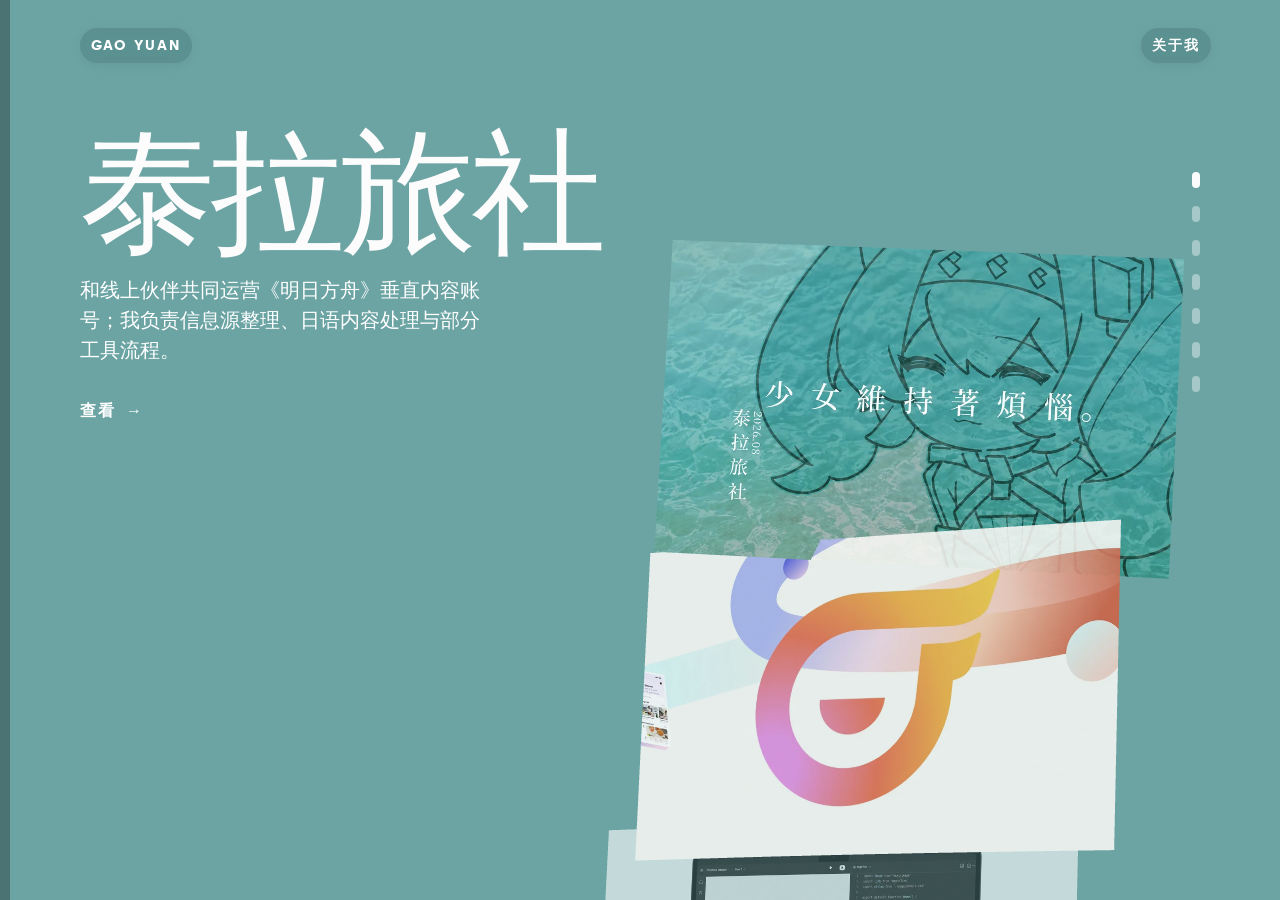
<file: index.html>
<!DOCTYPE html><html lang="zh-CN"><head><meta charSet="utf-8"/><meta name="viewport" content="width=device-width, initial-scale=1"/><link rel="preload" href="/cms-media/439FAE31-5AEF-4EFA-862E-C268F0C917F0.webp" as="image" fetchPriority="high"/><link rel="stylesheet" href="/_next/static/chunks/0hf4s17i-xmn8.css" data-precedence="next"/><link rel="preload" as="script" fetchPriority="low" href="/_next/static/chunks/1rpyum114dc60.js"/><script src="/_next/static/chunks/27jktro2p5rq9.js" async=""></script><script src="/_next/static/chunks/25o46h8mdjlrg.js" async=""></script><script src="/_next/static/chunks/1wxw8ny0hl5xh.js" async=""></script><script src="/_next/static/chunks/turbopack-0q07ub5x_xbu-.js" async=""></script><script src="/_next/static/chunks/05-c3ty_6dwfk.js" async=""></script><script src="/_next/static/chunks/14mrh2-p_w84d.js" async=""></script><script src="/_next/static/chunks/204h12e2amxmn.js" async=""></script><script src="/_next/static/chunks/3ep_qv69bd5wv.js" async=""></script><script src="/_next/static/chunks/17ynu-h28ql7l.js" async=""></script><link rel="preload" as="image" fetchPriority="high" href="/cms-media/439FAE31-5AEF-4EFA-862E-C268F0C917F0.webp"/><title>高源的独立站简历</title><meta name="description" content="AI 时代的运营"/><meta name="author" content="GAO YUAN"/><meta name="keywords" content="高源,GAO YUAN,内容运营,增长运营,AI 工作流"/><meta name="creator" content="GAO YUAN"/><meta name="publisher" content="GAO YUAN"/><link rel="icon" href="/icon.svg"/><script src="/_next/static/chunks/0cz1d0mv5g_q7.js" noModule=""></script></head><body><div hidden=""><!--$--><!--/$--></div><div id="app"><!--$!--><template data-dgst="BAILOUT_TO_CLIENT_SIDE_RENDERING"></template><!--/$--><!--$--><!--/$--></div><div aria-hidden="true" data-cover-duration="1000" data-motion-overlay="" data-phase="idle" data-reveal-duration="0" data-total-duration="1000" style="--motion-color:#111111;--motion-text-color:#ffffff;color:#ffffff;inset:0;overflow:visible;pointer-events:none;position:fixed;z-index:1000"><div aria-hidden="true" data-motion-cover="" data-reduced-motion="false" style="--motion-cover-duration:0ms;background:#111111;clip-path:inset(0 0 0 100%);inset:0;opacity:0;position:absolute;transition:none;z-index:1"></div></div><script src="/_next/static/chunks/1rpyum114dc60.js" id="_R_" async=""></script><script>(self.__next_f=self.__next_f||[]).push([0])</script><script>self.__next_f.push([1,"1:\"$Sreact.fragment\"\n2:I[92130,[\"/_next/static/chunks/05-c3ty_6dwfk.js\",\"/_next/static/chunks/14mrh2-p_w84d.js\",\"/_next/static/chunks/204h12e2amxmn.js\"],\"MotionProvider\"]\n3:I[39756,[\"/_next/static/chunks/05-c3ty_6dwfk.js\",\"/_next/static/chunks/14mrh2-p_w84d.js\",\"/_next/static/chunks/204h12e2amxmn.js\"],\"default\"]\n4:I[37457,[\"/_next/static/chunks/05-c3ty_6dwfk.js\",\"/_next/static/chunks/14mrh2-p_w84d.js\",\"/_next/static/chunks/204h12e2amxmn.js\"],\"default\"]\n5:\"$Sreact.suspense\"\n6:I[79644,[\"/_next/static/chunks/05-c3ty_6dwfk.js\",\"/_next/static/chunks/14mrh2-p_w84d.js\",\"/_next/static/chunks/204h12e2amxmn.js\",\"/_next/static/chunks/3ep_qv69bd5wv.js\",\"/_next/static/chunks/17ynu-h28ql7l.js\"],\"PublicHome\"]\nb:I[68027,[\"/_next/static/chunks/05-c3ty_6dwfk.js\",\"/_next/static/chunks/14mrh2-p_w84d.js\",\"/_next/static/chunks/204h12e2amxmn.js\"],\"default\",1]\n:HL[\"/_next/static/chunks/0hf4s17i-xmn8.css\",\"style\"]\n:HL[\"/cms-media/439FAE31-5AEF-4EFA-862E-C268F0C917F0.webp\",\"image\",{\"fetchPriority\":\"high\"}]\n"])</script><script>self.__next_f.push([1,"0:{\"P\":null,\"c\":[\"\",\"\"],\"q\":\"\",\"i\":false,\"f\":[[[\"\",{\"children\":[\"__PAGE__\",{}]},\"$undefined\",\"$undefined\",16],[[\"$\",\"$1\",\"c\",{\"children\":[[[\"$\",\"link\",\"0\",{\"rel\":\"stylesheet\",\"href\":\"/_next/static/chunks/0hf4s17i-xmn8.css\",\"precedence\":\"next\",\"crossOrigin\":\"$undefined\",\"nonce\":\"$undefined\"}],[\"$\",\"script\",\"script-0\",{\"src\":\"/_next/static/chunks/05-c3ty_6dwfk.js\",\"async\":true,\"nonce\":\"$undefined\"}],[\"$\",\"script\",\"script-1\",{\"src\":\"/_next/static/chunks/14mrh2-p_w84d.js\",\"async\":true,\"nonce\":\"$undefined\"}],[\"$\",\"script\",\"script-2\",{\"src\":\"/_next/static/chunks/204h12e2amxmn.js\",\"async\":true,\"nonce\":\"$undefined\"}]],[\"$\",\"html\",null,{\"lang\":\"zh-CN\",\"children\":[[\"$\",\"head\",null,{\"children\":[\"$\",\"link\",null,{\"rel\":\"preload\",\"as\":\"image\",\"fetchPriority\":\"high\",\"href\":\"/cms-media/439FAE31-5AEF-4EFA-862E-C268F0C917F0.webp\"}]}],[\"$\",\"body\",null,{\"children\":[\"$\",\"$L2\",null,{\"children\":[\"$\",\"div\",null,{\"id\":\"app\",\"children\":[\"$\",\"$L3\",null,{\"parallelRouterKey\":\"children\",\"error\":\"$undefined\",\"errorStyles\":\"$undefined\",\"errorScripts\":\"$undefined\",\"template\":[\"$\",\"$L4\",null,{}],\"templateStyles\":\"$undefined\",\"templateScripts\":\"$undefined\",\"notFound\":[[[\"$\",\"title\",null,{\"children\":\"404: This page could not be found.\"}],[\"$\",\"div\",null,{\"style\":{\"fontFamily\":\"system-ui,\\\"Segoe UI\\\",Roboto,Helvetica,Arial,sans-serif,\\\"Apple Color Emoji\\\",\\\"Segoe UI Emoji\\\"\",\"height\":\"100vh\",\"textAlign\":\"center\",\"display\":\"flex\",\"flexDirection\":\"column\",\"alignItems\":\"center\",\"justifyContent\":\"center\"},\"children\":[\"$\",\"div\",null,{\"children\":[[\"$\",\"style\",null,{\"dangerouslySetInnerHTML\":{\"__html\":\"body{color:#000;background:#fff;margin:0}.next-error-h1{border-right:1px solid rgba(0,0,0,.3)}@media (prefers-color-scheme:dark){body{color:#fff;background:#000}.next-error-h1{border-right:1px solid rgba(255,255,255,.3)}}\"}}],[\"$\",\"h1\",null,{\"className\":\"next-error-h1\",\"style\":{\"display\":\"inline-block\",\"margin\":\"0 20px 0 0\",\"padding\":\"0 23px 0 0\",\"fontSize\":24,\"fontWeight\":500,\"verticalAlign\":\"top\",\"lineHeight\":\"49px\"},\"children\":404}],[\"$\",\"div\",null,{\"style\":{\"display\":\"inline-block\"},\"children\":[\"$\",\"h2\",null,{\"style\":{\"fontSize\":14,\"fontWeight\":400,\"lineHeight\":\"49px\",\"margin\":0},\"children\":\"This page could not be found.\"}]}]]}]}]],[]],\"forbidden\":\"$undefined\",\"unauthorized\":\"$undefined\"}]}]}]}]]}]]}],{\"children\":[[\"$\",\"$1\",\"c\",{\"children\":[[\"$\",\"$5\",null,{\"fallback\":null,\"children\":[\"$\",\"$L6\",null,{\"about\":{\"href\":\"/about/\",\"color\":\"#1c1c1c\",\"textColor\":\"#ffffff\",\"title\":\"我是高源\",\"description\":{\"root\":{\"children\":[{\"children\":[{\"detail\":0,\"format\":0,\"mode\":\"normal\",\"style\":\"\",\"text\":\"欢迎您浏览我的个人独立站\",\"type\":\"text\",\"version\":1}],\"direction\":null,\"format\":\"\",\"indent\":0,\"type\":\"paragraph\",\"version\":1,\"textFormat\":0,\"textStyle\":\"\"}],\"direction\":null,\"format\":\"\",\"indent\":0,\"type\":\"root\",\"version\":1}},\"portrait\":{\"id\":\"385\",\"url\":\"/cms-media/29c50e0bfe43168dd75611c71b311621.webp\",\"alt\":\"X31wjBUAACcAizy3\"},\"socialLinks\":[{\"url\":\"。\",\"icon\":{\"url\":\"/cms-media/b2e92c77267383d10192933c2d4898b2.webp\",\"alt\":\"1\"}}]},\"aboutLabel\":\"关于我\",\"introMessage\":\"Whenever, wherever. We’re meant to work together\",\"openCaseStudyLabel\":\" 查看\",\"projects\":[{\"id\":\"1\",\"slug\":\"1\",\"status\":\"published\",\"displayTitle\":\"泰拉旅社\",\"description\":\"和线上伙伴共同运营《明日方舟》垂直内容账号；我负责信息源整理、日语内容处理与部分工具流程。\",\"displayTitleSize\":\"medium\",\"descriptionSize\":\"medium\",\"transitionMessage\":\"继续看一条内容怎样从分散信息走到发布。\",\"order\":1,\"colors\":{\"primary\":\"#6CA4A4\",\"secondary\":\"#FDFCFD\",\"textMode\":\"light\"},\"showcase\":{\"thumbnail\":{\"id\":\"1\",\"url\":\"/cms-media/439FAE31-5AEF-4EFA-862E-C268F0C917F0.webp\",\"alt\":\"Y9D8zRAAAMHkvpg2\",\"mimeType\":\"image/webp\",\"width\":1595,\"height\":986,\"duration\":\"$undefined\"},\"previewVideo\":\"$undefined\",\"previewFrames\":[]},\"detail\":{\"enabled\":true,\"heroTitle\":\"泰拉旅社\",\"heroTitleSize\":\"small\",\"heroDescription\":\"和线上伙伴共同运营《明日方舟》垂直内容账号；我负责信息源整理、日语内容处理与部分工具流程。\",\"heroDescriptionSize\":\"medium\",\"heroMedia\":\"$undefined\",\"intro\":{\"root\":{\"children\":[{\"children\":[{\"detail\":0,\"format\":1,\"mode\":\"normal\",\"style\":\"\",\"text\":\"泰拉旅社，是我\",\"type\":\"text\",\"version\":1},{\"detail\":0,\"format\":0,\"mode\":\"normal\",\"style\":\"\",\"text\":\"与线上伙伴从 0 共同建立的《明日方舟》垂直内容账号。\",\"type\":\"text\",\"version\":1}],\"direction\":null,\"format\":\"\",\"indent\":0,\"type\":\"heading\",\"version\":1,\"tag\":\"h3\"},{\"children\":[{\"detail\":0,\"format\":0,\"mode\":\"normal\",\"style\":\"\",\"text\":\"围绕游戏资料、海外内容、创作者作品与活动信息进行持续整理与发布。\",\"type\":\"text\",\"version\":1}],\"direction\":null,\"format\":\"\",\"indent\":0,\"type\":\"heading\",\"version\":1,\"tag\":\"h3\"}],\"direction\":null,\"format\":\"\",\"indent\":0,\"type\":\"root\",\"version\":1}},\"introSize\":\"medium\",\"sections\":[{\"id\":\"fun-section-1\",\"layout\":\"media-full\",\"media\":\"$undefined\",\"content\":{\"root\":{\"children\":[{\"children\":[{\"detail\":0,\"format\":0,\"mode\":\"normal\",\"style\":\"\",\"text\":\"账号目前数据\",\"type\":\"text\",\"version\":1}],\"direction\":null,\"format\":\"\",\"indent\":0,\"type\":\"paragraph\",\"version\":1,\"textFormat\":0,\"textStyle\":\"\"}],\"direction\":null,\"format\":\"\",\"indent\":0,\"type\":\"root\",\"version\":1}},\"fontSize\":\"xlarge\"},{\"id\":\"fun-section-2\",\"layout\":\"media-right\",\"media\":\"$undefined\",\"content\":{\"root\":{\"children\":[{\"children\":[{\"detail\":0,\"format\":0,\"mode\":\"normal\",\"style\":\"\",\"text\":\"We decided to start with a 4 profiles grid to let users only open profiles they are interested in and remove the guilt of passing on people. It also allowed us to be different from that usual one-card feed.\",\"type\":\"text\",\"version\":1}],\"direction\":null,\"format\":\"\",\"indent\":0,\"type\":\"paragraph\",\"version\":1,\"textFormat\":0,\"textStyle\":\"\"}],\"direction\":null,\"format\":\"\",\"indent\":0,\"type\":\"root\",\"version\":1}},\"fontSize\":\"medium\"},{\"id\":\"fun-section-3\",\"layout\":\"media-full\",\"media\":\"$undefined\",\"content\":{\"root\":{\"children\":[{\"children\":[{\"detail\":0,\"format\":0,\"mode\":\"normal\",\"style\":\"\",\"text\":\" If you liked a person you see a 💖, and it becomes a 🤞finger crossed to show that you are hoping that this like becomes a match. The 3D rotation is to show that you are \\\"passing\\\" on the people you didn't like.  \",\"type\":\"text\",\"version\":1}],\"direction\":null,\"format\":\"\",\"indent\":0,\"type\":\"paragraph\",\"version\":1,\"textFormat\":0,\"textStyle\":\"\"}],\"direction\":null,\"format\":\"\",\"indent\":0,\"type\":\"root\",\"version\":1}},\"fontSize\":\"medium\"}],\"legacyBlocks\":[]},\"seo\":{\"title\":\"泰拉旅社｜内容与信息源运营\",\"description\":\"与线上伙伴共同运营《明日方舟》垂直内容账号，记录信息源整理、跨语言内容处理和工具流程。\",\"image\":\"$undefined\"}},{\"id\":\"2\",\"slug\":\"2\",\"status\":\"published\",\"displayTitle\":\"码上飞\",\"description\":\"参与 AI 应用生成产品的社区活动、海外 Creator 筛选与合作跟进，负责整理反馈、同步进度并协调异常处理。\",\"displayTitleSize\":\"medium\",\"descriptionSize\":\"medium\",\"transitionMessage\":\"Robin Noguier\",\"order\":2,\"colors\":{\"primary\":\"#f5f8ff\",\"secondary\":\"#FC6A3B\",\"textMode\":\"dark\"},\"showcase\":{\"thumbnail\":{\"id\":\"68\",\"url\":\"/cms-media/98e1ec16c7359ebffdab7fbe82454f6a-1.webp\",\"alt\":\"X2o15xAAACQAizWg\",\"mimeType\":\"image/webp\",\"width\":2736,\"height\":1690,\"duration\":\"$undefined\"},\"previewVideo\":\"$undefined\",\"previewFrames\":[]},\"detail\":{\"enabled\":true,\"heroTitle\":\"$undefined\",\"heroTitleSize\":\"medium\",\"heroDescription\":\"参与 AI 应用生成产品的社区活动、海外 Creator 筛选与合作跟进，负责整理反馈、同步进度并协调异常处理。\",\"heroDescriptionSize\":\"medium\",\"heroMedia\":\"$undefined\",\"intro\":\"$undefined\",\"introSize\":\"medium\",\"sections\":[{\"id\":\"esperanto-section-1\",\"layout\":\"media-left\",\"media\":\"$undefined\",\"content\":{\"root\":{\"type\":\"root\",\"children\":[{\"children\":[{\"type\":\"text\",\"detail\":0,\"format\":0,\"mode\":\"normal\",\"style\":\"\",\"text\":\"2018 - Year Long Project\",\"version\":1}],\"direction\":null,\"format\":\"\",\"indent\":0,\"version\":1,\"type\":\"paragraph\",\"textFormat\":0,\"textStyle\":\"\"}],\"direction\":null,\"format\":\"\",\"indent\":0,\"version\":1}},\"fontSize\":\"medium\"},{\"id\":\"esperanto-section-2\",\"layout\":\"media-right\",\"media\":\"$undefined\",\"content\":{\"root\":{\"type\":\"root\",\"children\":[{\"children\":[{\"type\":\"text\",\"detail\":0,\"format\":0,\"mode\":\"normal\",\"style\":\"\",\"text\":\"I knew nothing about interviews so I started by learning more about journalism. I also read a ton of interviews about creatives to detect the common questions that I should avoid in order to be original.\",\"version\":1}],\"direction\":null,\"format\":\"\",\"indent\":0,\"version\":1,\"type\":\"paragraph\",\"textFormat\":0,\"textStyle\":\"\"}],\"direction\":null,\"format\":\"\",\"indent\":0,\"version\":1}},\"fontSize\":\"medium\"},{\"id\":\"esperanto-section-3\",\"layout\":\"media-full\",\"media\":\"$undefined\",\"content\":{\"root\":{\"type\":\"root\",\"children\":[{\"children\":[{\"type\":\"text\",\"detail\":0,\"format\":0,\"mode\":\"normal\",\"style\":\"\",\"text\":\"I went to 16 different workplaces. I got to see from the inside how creative people work across the globe and I was able to connect with them in a personal way. It usually took half a day to meet, get a tour of the office, do the interview, and take the pictures. We often went to grab some food afterward.\",\"version\":1}],\"direction\":null,\"format\":\"\",\"indent\":0,\"version\":1,\"type\":\"paragraph\",\"textFormat\":0,\"textStyle\":\"\"}],\"direction\":null,\"format\":\"\",\"indent\":0,\"version\":1}},\"fontSize\":\"medium\"}],\"legacyBlocks\":[]},\"seo\":{\"title\":\"码上飞 | 高源的独立站简历\",\"description\":\"\",\"image\":\"$undefined\"}},{\"id\":\"3\",\"slug\":\"3\",\"status\":\"published\",\"displayTitle\":\"独立站\",\"description\":\"本网站是我在基本不了解网站开发的情况下，只用了两周就从 0 开始自学完成\\n（鼠标停留在最右侧可以快速切换哦）\",\"displayTitleSize\":\"medium\",\"descriptionSize\":\"medium\",\"transitionMessage\":\"Robin Noguier\",\"order\":3,\"colors\":{\"primary\":\"#DDE1E3\",\"secondary\":\"#201C1C\",\"textMode\":\"light\"},\"showcase\":{\"thumbnail\":{\"id\":\"138\",\"url\":\"/cms-media/f7bffb19d62dc6d98b8dd1f225bd13e9.webp\",\"alt\":\"Y0cBLBEAAB4AZPe7\",\"mimeType\":\"image/webp\",\"width\":2732,\"height\":1688,\"duration\":\"$undefined\"},\"previewVideo\":\"$undefined\",\"previewFrames\":[]},\"detail\":{\"enabled\":true,\"heroTitle\":\"$undefined\",\"heroTitleSize\":\"medium\",\"heroDescription\":\"这是一个面向求职场景的个人作品集网站，用来呈现项目过程、工作方法和我在协作中的具体职责。\",\"heroDescriptionSize\":\"medium\",\"heroMedia\":\"$undefined\",\"intro\":\"$undefined\",\"introSize\":\"medium\",\"sections\":[{\"id\":\"blurr-section-1\",\"layout\":\"media-left\",\"media\":\"$undefined\",\"content\":{\"root\":{\"children\":[{\"children\":[{\"detail\":0,\"format\":0,\"mode\":\"normal\",\"style\":\"\",\"text\":\"September 2019 - September 2022 \",\"type\":\"text\",\"version\":1}],\"direction\":null,\"format\":\"\",\"indent\":0,\"type\":\"paragraph\",\"version\":1,\"textFormat\":0,\"textStyle\":\"\"}],\"direction\":null,\"format\":\"\",\"indent\":0,\"type\":\"root\",\"version\":1}},\"fontSize\":\"medium\"},{\"id\":\"blurr-section-2\",\"layout\":\"media-right\",\"media\":\"$undefined\",\"content\":{\"root\":{\"children\":[{\"children\":[{\"detail\":0,\"format\":0,\"mode\":\"normal\",\"style\":\"\",\"text\":\"The goal of the homepage was to put the spotlight on NFTs, collections and clubs.\",\"type\":\"text\",\"version\":1}],\"direction\":null,\"format\":\"\",\"indent\":0,\"type\":\"paragraph\",\"version\":1,\"textFormat\":0,\"textStyle\":\"\"}],\"direction\":null,\"format\":\"\",\"indent\":0,\"type\":\"root\",\"version\":1}},\"fontSize\":\"medium\"},{\"id\":\"blurr-section-3\",\"layout\":\"media-full\",\"media\":\"$undefined\",\"content\":{\"root\":{\"children\":[{\"children\":[{\"detail\":0,\"format\":0,\"mode\":\"normal\",\"style\":\"\",\"text\":\"Creating NFTs is not a walk in the park in most websites. We had to make sure we solved that problem.\",\"type\":\"text\",\"version\":1}],\"direction\":null,\"format\":\"\",\"indent\":0,\"type\":\"paragraph\",\"version\":1,\"textFormat\":0,\"textStyle\":\"\"}],\"direction\":null,\"format\":\"\",\"indent\":0,\"type\":\"root\",\"version\":1}},\"fontSize\":\"medium\"}],\"legacyBlocks\":[]},\"seo\":{\"title\":\"独立站 | 高源的独立站简历\",\"description\":\"\",\"image\":\"$undefined\"}},{\"id\":\"4\",\"slug\":\"4\",\"status\":\"published\",\"displayTitle\":\"智谱\",\"description\":\"在智谱的运营实习中，我学会了把重复任务固化为 skill，而我则负责检查与落地，让 AI 工作流融入所有工作\",\"displayTitleSize\":\"medium\",\"descriptionSize\":\"medium\",\"transitionMessage\":\"Robin Noguier\",\"order\":4,\"colors\":{\"primary\":\"#000000\",\"secondary\":\"#1958F6\",\"textMode\":\"light\"},\"showcase\":{\"thumbnail\":{\"id\":\"173\",\"url\":\"/cms-media/2d8a0786c32e494d4674fe11ea4a65a4.webp\",\"alt\":\"Xuj7nREAACAAR4Ic\",\"mimeType\":\"image/webp\",\"width\":2732,\"height\":1688,\"duration\":\"$undefined\"},\"previewVideo\":\"$undefined\",\"previewFrames\":[]},\"detail\":{\"enabled\":true,\"heroTitle\":\"$undefined\",\"heroTitleSize\":\"medium\",\"heroDescription\":\"在智谱的新媒体运营岗位中，我主要负责把既定方案拆成执行步骤，并完成用户群触达、问题回复等日常工作。任务重复之后，我开始把审核要求整理成规则，让 AI 先处理机械部分，再由我检查和落地。\",\"heroDescriptionSize\":\"medium\",\"heroMedia\":\"$undefined\",\"intro\":\"$undefined\",\"introSize\":\"medium\",\"sections\":[{\"id\":\"ueno-section-1\",\"layout\":\"media-left\",\"media\":\"$undefined\",\"content\":{\"root\":{\"type\":\"root\",\"children\":[{\"children\":[{\"type\":\"text\",\"detail\":0,\"format\":0,\"mode\":\"normal\",\"style\":\"\",\"text\":\"2015 - 2018\",\"version\":1}],\"direction\":null,\"format\":\"\",\"indent\":0,\"version\":1,\"type\":\"paragraph\",\"textFormat\":0,\"textStyle\":\"\"}],\"direction\":null,\"format\":\"\",\"indent\":0,\"version\":1}},\"fontSize\":\"medium\"},{\"id\":\"ueno-section-2\",\"layout\":\"media-right\",\"media\":\"$undefined\",\"content\":{\"root\":{\"type\":\"root\",\"children\":[{\"children\":[{\"type\":\"text\",\"detail\":0,\"format\":0,\"mode\":\"normal\",\"style\":\"\",\"text\":\"Along with the Ueno design team, we came up with a brand that will stand out from the crowd. We did so by having a recognizable wordmark, voice, color palette, illustrations and strong values. \",\"version\":1}],\"direction\":null,\"format\":\"\",\"indent\":0,\"version\":1,\"type\":\"paragraph\",\"textFormat\":0,\"textStyle\":\"\"}],\"direction\":null,\"format\":\"\",\"indent\":0,\"version\":1}},\"fontSize\":\"medium\"},{\"id\":\"ueno-section-3\",\"layout\":\"media-full\",\"media\":\"$undefined\",\"content\":{\"root\":{\"type\":\"root\",\"children\":[{\"children\":[{\"type\":\"text\",\"detail\":0,\"format\":0,\"mode\":\"normal\",\"style\":\"\",\"text\":\" \",\"version\":1}],\"direction\":null,\"format\":\"\",\"indent\":0,\"version\":1,\"type\":\"paragraph\",\"textFormat\":0,\"textStyle\":\"\"}],\"direction\":null,\"format\":\"\",\"indent\":0,\"version\":1}},\"fontSize\":\"medium\"}],\"legacyBlocks\":[]},\"seo\":{\"title\":\"智谱｜AI 辅助运营\",\"description\":\"在智谱的新媒体运营岗位中，我把重复审核要求整理成规则，让 AI 先补执行步骤，再由我检查和落地。\",\"image\":\"$undefined\"}},{\"id\":\"5\",\"slug\":\"5\",\"status\":\"published\",\"displayTitle\":\"技能\",\"description\":\"在最终进入运营岗前，我曾考虑过许多岗位，这段职业探索期让我掌握了许多技能\",\"displayTitleSize\":\"medium\",\"descriptionSize\":\"medium\",\"transitionMessage\":\"Back\",\"order\":5,\"colors\":{\"primary\":\"#015a62\",\"secondary\":\"#ccba8e\",\"textMode\":\"light\"},\"showcase\":{\"thumbnail\":{\"id\":\"215\",\"url\":\"/cms-media/59df5f6c0a06645108ca70f1bc1557a7.webp\",\"alt\":\"Y1Fg_xEAABkXknXn\",\"mimeType\":\"image/webp\",\"width\":2732,\"height\":1688,\"duration\":\"$undefined\"},\"previewVideo\":\"$undefined\",\"previewFrames\":[]},\"detail\":{\"enabled\":true,\"heroTitle\":\"$undefined\",\"heroTitleSize\":\"medium\",\"heroDescription\":\"Describing the flow of athletes receiving their Airbnb credits for the next Olympic games. Also introducing the flow for creating an interview for each Olympian.\",\"heroDescriptionSize\":\"medium\",\"heroMedia\":\"$undefined\",\"intro\":\"$undefined\",\"introSize\":\"medium\",\"sections\":[{\"id\":\"airbnb-section-1\",\"layout\":\"media-left\",\"media\":\"$undefined\",\"content\":{\"root\":{\"type\":\"root\",\"children\":[{\"children\":[{\"type\":\"text\",\"detail\":0,\"format\":0,\"mode\":\"normal\",\"style\":\"\",\"text\":\"When working for a client like Airbnb, it is obvious that you will have to follow their nicely done design system. \",\"version\":1}],\"direction\":null,\"format\":\"\",\"indent\":0,\"version\":1,\"type\":\"paragraph\",\"textFormat\":0,\"textStyle\":\"\"}],\"direction\":null,\"format\":\"\",\"indent\":0,\"version\":1}},\"fontSize\":\"medium\"},{\"id\":\"airbnb-section-3\",\"layout\":\"media-full\",\"media\":\"$undefined\",\"content\":{\"root\":{\"type\":\"root\",\"children\":[{\"children\":[{\"type\":\"text\",\"detail\":0,\"format\":0,\"mode\":\"normal\",\"style\":\"\",\"text\":\" \",\"version\":1}],\"direction\":null,\"format\":\"\",\"indent\":0,\"version\":1,\"type\":\"paragraph\",\"textFormat\":0,\"textStyle\":\"\"}],\"direction\":null,\"format\":\"\",\"indent\":0,\"version\":1}},\"fontSize\":\"medium\"}],\"legacyBlocks\":[]},\"seo\":{\"title\":\"技能 | 高源的独立站简历\",\"description\":\"\",\"image\":\"$undefined\"}},{\"id\":\"6\",\"slug\":\"6\",\"status\":\"published\",\"displayTitle\":\"校园\",\"description\":\"我的校园是在社团工作与图书馆中度过的，这些宝贵的执行经历让我学会了许多\",\"displayTitleSize\":\"medium\",\"descriptionSize\":\"medium\",\"transitionMessage\":\"Robin Noguier\",\"order\":6,\"colors\":{\"primary\":\"#E9E7E3\",\"secondary\":\"#ff6f64\",\"textMode\":\"dark\"},\"showcase\":{\"thumbnail\":{\"id\":\"249\",\"url\":\"/cms-media/D311D6FA-61ED-45E8-9AE6-20F9B2B9D3B9.webp\",\"alt\":\"X2RuLxAAACMAcV6X\",\"mimeType\":\"image/webp\",\"width\":1672,\"height\":941,\"duration\":\"$undefined\"},\"previewVideo\":\"$undefined\",\"previewFrames\":[]},\"detail\":{\"enabled\":true,\"heroTitle\":\"$undefined\",\"heroTitleSize\":\"medium\",\"heroDescription\":\"With Factor SF I created a marketing site introducing Google Express’s voice activated shopping.\",\"heroDescriptionSize\":\"medium\",\"heroMedia\":\"$undefined\",\"intro\":\"$undefined\",\"introSize\":\"medium\",\"sections\":[{\"id\":\"google-section-1\",\"layout\":\"media-left\",\"media\":\"$undefined\",\"content\":{\"root\":{\"children\":[{\"children\":[{\"detail\":0,\"format\":0,\"mode\":\"normal\",\"style\":\"\",\"text\":\"December 2017\",\"type\":\"text\",\"version\":1}],\"direction\":null,\"format\":\"\",\"indent\":0,\"type\":\"paragraph\",\"version\":1,\"textFormat\":0,\"textStyle\":\"\"}],\"direction\":null,\"format\":\"\",\"indent\":0,\"type\":\"root\",\"version\":1}},\"fontSize\":\"medium\"},{\"id\":\"google-section-2\",\"layout\":\"media-right\",\"media\":\"$undefined\",\"content\":{\"root\":{\"children\":[{\"children\":[{\"detail\":0,\"format\":0,\"mode\":\"normal\",\"style\":\"\",\"text\":\"We tried to innovate in terms of concept and animations but we needed to respect Google’s guidelines to make sure we were not breaking any of their design system’s rules.\",\"type\":\"text\",\"version\":1}],\"direction\":null,\"format\":\"\",\"indent\":0,\"type\":\"paragraph\",\"version\":1,\"textFormat\":0,\"textStyle\":\"\"}],\"direction\":null,\"format\":\"\",\"indent\":0,\"type\":\"root\",\"version\":1}},\"fontSize\":\"medium\"},{\"id\":\"google-section-3\",\"layout\":\"media-full\",\"media\":\"$undefined\",\"content\":{\"root\":{\"type\":\"root\",\"children\":[{\"children\":[{\"type\":\"text\",\"detail\":0,\"format\":0,\"mode\":\"normal\",\"style\":\"\",\"text\":\" \",\"version\":1}],\"direction\":null,\"format\":\"\",\"indent\":0,\"version\":1,\"type\":\"paragraph\",\"textFormat\":0,\"textStyle\":\"\"}],\"direction\":null,\"format\":\"\",\"indent\":0,\"version\":1}},\"fontSize\":\"medium\"}],\"legacyBlocks\":[]},\"seo\":{\"title\":\"校园 | 高源的独立站简历\",\"description\":\"\",\"image\":\"$undefined\"}},{\"id\":\"8\",\"slug\":\"8\",\"status\":\"published\",\"displayTitle\":\"结语\",\"description\":\"感谢您看到这里！如果您还没看右上角的关于我，可以看完后再阅读本条～\",\"displayTitleSize\":\"medium\",\"descriptionSize\":\"medium\",\"transitionMessage\":\"Robin Noguier\",\"order\":8,\"colors\":{\"primary\":\"#ffffff\",\"secondary\":\"#000000\",\"textMode\":\"light\"},\"showcase\":{\"thumbnail\":{\"id\":\"308\",\"url\":\"/cms-media/538B61A8-32C9-432C-B948-7F7C06934B86.webp\",\"alt\":\"XuOrYxAAACIAhRbF\",\"mimeType\":\"image/webp\",\"width\":1536,\"height\":1024,\"duration\":\"$undefined\"},\"previewVideo\":\"$undefined\",\"previewFrames\":[]},\"detail\":{\"enabled\":true,\"heroTitle\":\"$undefined\",\"heroTitleSize\":\"medium\",\"heroDescription\":\"With Russian photographer Elena Iv-Skaya, I created a portfolio that matches her rich and colorful style.\",\"heroDescriptionSize\":\"medium\",\"heroMedia\":\"$undefined\",\"intro\":\"$undefined\",\"introSize\":\"medium\",\"sections\":[{\"id\":\"iv-skaya-section-1\",\"layout\":\"media-left\",\"media\":\"$undefined\",\"content\":{\"root\":{\"children\":[{\"children\":[{\"detail\":0,\"format\":0,\"mode\":\"normal\",\"style\":\"\",\"text\":\"2019\",\"type\":\"text\",\"version\":1}],\"direction\":null,\"format\":\"\",\"indent\":0,\"type\":\"paragraph\",\"version\":1,\"textFormat\":0,\"textStyle\":\"\"}],\"direction\":null,\"format\":\"\",\"indent\":0,\"type\":\"root\",\"version\":1}},\"fontSize\":\"medium\"},{\"id\":\"iv-skaya-section-2\",\"layout\":\"media-right\",\"media\":\"$undefined\",\"content\":{\"root\":{\"children\":[{\"children\":[{\"detail\":0,\"format\":0,\"mode\":\"normal\",\"style\":\"\",\"text\":\"The design needed to be as elegant and clean as possible. I chose a serif font that felt like one you’d see in a fashion newspaper, and plenty of negative space ensures that the pictures do not fight with each other for attention. I also used very muted colors to keep the focus on the saturated ones in Elena’s photos.\",\"type\":\"text\",\"version\":1}],\"direction\":null,\"format\":\"\",\"indent\":0,\"type\":\"paragraph\",\"version\":1,\"textFormat\":0,\"textStyle\":\"\"}],\"direction\":null,\"format\":\"\",\"indent\":0,\"type\":\"root\",\"version\":1}},\"fontSize\":\"medium\"}],\"legacyBlocks\":[]},\"seo\":{\"title\":\"结语 | 高源的独立站简历\",\"description\":\"\",\"image\":\"$undefined\"}}]}]}],[\"$L7\",\"$L8\"],\"$L9\"]}],{},null,false,null]},null,false,null],\"$La\",false]],\"m\":\"$undefined\",\"G\":[\"$b\",[\"$Lc\"]],\"S\":true,\"h\":null,\"s\":\"$undefined\",\"l\":\"$undefined\",\"p\":\"$undefined\",\"d\":\"$undefined\",\"b\":\"Pv-P2JW_3l8u8mFLCrpt_\"}\n"])</script><script>self.__next_f.push([1,"d:I[97367,[\"/_next/static/chunks/05-c3ty_6dwfk.js\",\"/_next/static/chunks/14mrh2-p_w84d.js\",\"/_next/static/chunks/204h12e2amxmn.js\"],\"OutletBoundary\"]\nf:I[97367,[\"/_next/static/chunks/05-c3ty_6dwfk.js\",\"/_next/static/chunks/14mrh2-p_w84d.js\",\"/_next/static/chunks/204h12e2amxmn.js\"],\"ViewportBoundary\"]\n11:I[97367,[\"/_next/static/chunks/05-c3ty_6dwfk.js\",\"/_next/static/chunks/14mrh2-p_w84d.js\",\"/_next/static/chunks/204h12e2amxmn.js\"],\"MetadataBoundary\"]\n7:[\"$\",\"script\",\"script-0\",{\"src\":\"/_next/static/chunks/3ep_qv69bd5wv.js\",\"async\":true,\"nonce\":\"$undefined\"}]\n8:[\"$\",\"script\",\"script-1\",{\"src\":\"/_next/static/chunks/17ynu-h28ql7l.js\",\"async\":true,\"nonce\":\"$undefined\"}]\n9:[\"$\",\"$Ld\",null,{\"children\":[\"$\",\"$5\",null,{\"name\":\"Next.MetadataOutlet\",\"children\":\"$@e\"}]}]\na:[\"$\",\"$1\",\"h\",{\"children\":[null,[\"$\",\"$Lf\",null,{\"children\":\"$L10\"}],[\"$\",\"div\",null,{\"hidden\":true,\"children\":[\"$\",\"$L11\",null,{\"children\":[\"$\",\"$5\",null,{\"name\":\"Next.Metadata\",\"children\":\"$L12\"}]}]}],null]}]\nc:[\"$\",\"link\",\"0\",{\"rel\":\"stylesheet\",\"href\":\"/_next/static/chunks/0hf4s17i-xmn8.css\",\"precedence\":\"next\",\"crossOrigin\":\"$undefined\",\"nonce\":\"$undefined\"}]\n"])</script><script>self.__next_f.push([1,"10:[[\"$\",\"meta\",\"0\",{\"charSet\":\"utf-8\"}],[\"$\",\"meta\",\"1\",{\"name\":\"viewport\",\"content\":\"width=device-width, initial-scale=1\"}]]\n"])</script><script>self.__next_f.push([1,"13:I[27201,[\"/_next/static/chunks/05-c3ty_6dwfk.js\",\"/_next/static/chunks/14mrh2-p_w84d.js\",\"/_next/static/chunks/204h12e2amxmn.js\"],\"IconMark\"]\ne:null\n12:[[\"$\",\"title\",\"0\",{\"children\":\"高源的独立站简历\"}],[\"$\",\"meta\",\"1\",{\"name\":\"description\",\"content\":\"AI 时代的运营\"}],[\"$\",\"meta\",\"2\",{\"name\":\"author\",\"content\":\"GAO YUAN\"}],[\"$\",\"meta\",\"3\",{\"name\":\"keywords\",\"content\":\"高源,GAO YUAN,内容运营,增长运营,AI 工作流\"}],[\"$\",\"meta\",\"4\",{\"name\":\"creator\",\"content\":\"GAO YUAN\"}],[\"$\",\"meta\",\"5\",{\"name\":\"publisher\",\"content\":\"GAO YUAN\"}],[\"$\",\"link\",\"6\",{\"rel\":\"icon\",\"href\":\"/icon.svg\"}],[\"$\",\"$L13\",\"7\",{}]]\n"])</script></body></html>
</file>
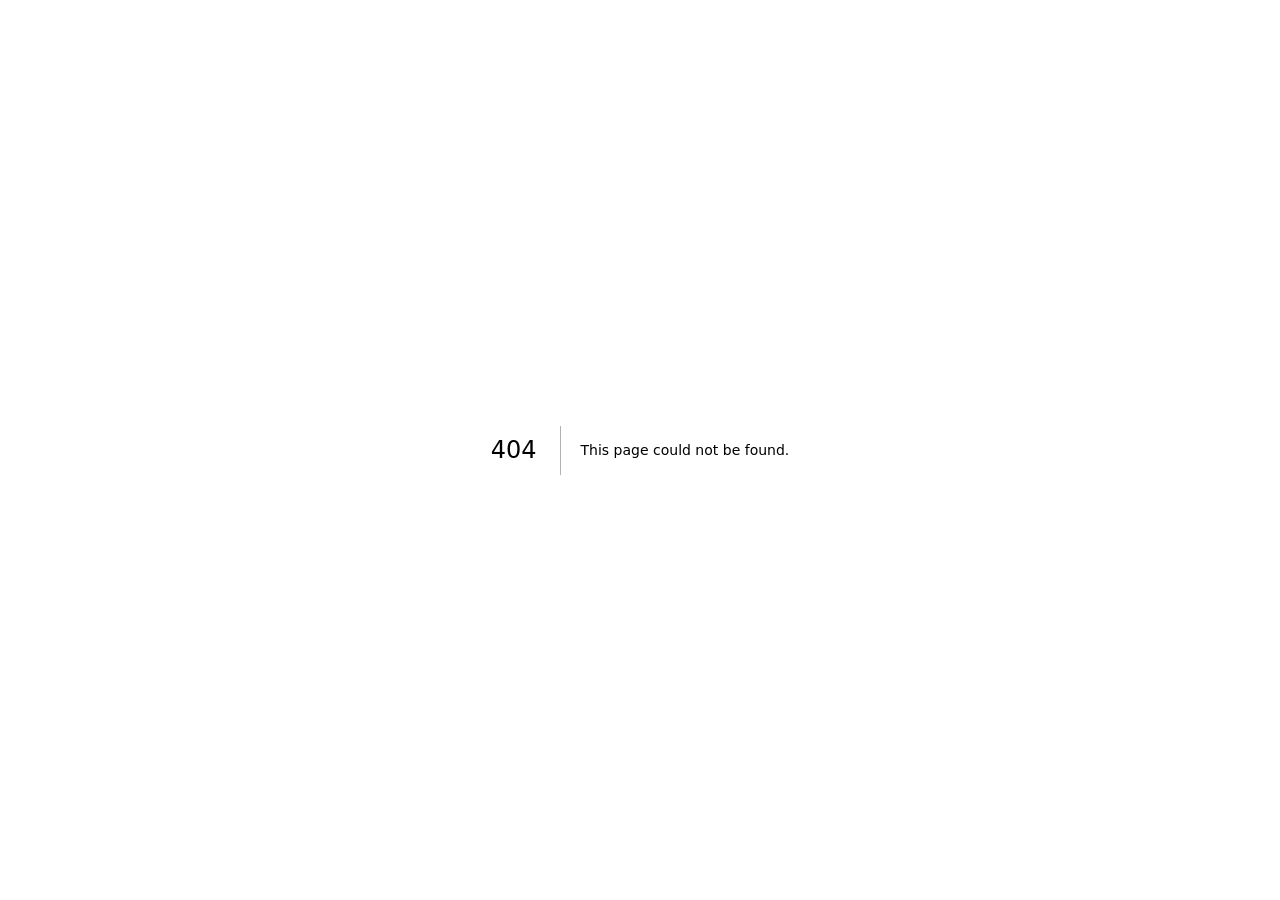
<file: 404/index.html>
<!DOCTYPE html><html lang="zh-CN"><head><meta charSet="utf-8"/><meta name="viewport" content="width=device-width, initial-scale=1"/><link rel="preload" href="/cms-media/439FAE31-5AEF-4EFA-862E-C268F0C917F0.webp" as="image" fetchPriority="high"/><link rel="stylesheet" href="/_next/static/chunks/0hf4s17i-xmn8.css" data-precedence="next"/><link rel="preload" as="script" fetchPriority="low" href="/_next/static/chunks/1rpyum114dc60.js"/><script src="/_next/static/chunks/27jktro2p5rq9.js" async=""></script><script src="/_next/static/chunks/25o46h8mdjlrg.js" async=""></script><script src="/_next/static/chunks/1wxw8ny0hl5xh.js" async=""></script><script src="/_next/static/chunks/turbopack-0q07ub5x_xbu-.js" async=""></script><script src="/_next/static/chunks/05-c3ty_6dwfk.js" async=""></script><script src="/_next/static/chunks/14mrh2-p_w84d.js" async=""></script><script src="/_next/static/chunks/204h12e2amxmn.js" async=""></script><meta name="robots" content="noindex"/><link rel="preload" as="image" fetchPriority="high" href="/cms-media/439FAE31-5AEF-4EFA-862E-C268F0C917F0.webp"/><title>404: This page could not be found.</title><title>高源的独立站简历</title><meta name="description" content="AI 时代的运营"/><meta name="author" content="GAO YUAN"/><meta name="keywords" content="高源,GAO YUAN,内容运营,增长运营,AI 工作流"/><meta name="creator" content="GAO YUAN"/><meta name="publisher" content="GAO YUAN"/><link rel="icon" href="/icon.svg"/><script src="/_next/static/chunks/0cz1d0mv5g_q7.js" noModule=""></script></head><body><div hidden=""><!--$--><!--/$--></div><div id="app"><div style="font-family:system-ui,&quot;Segoe UI&quot;,Roboto,Helvetica,Arial,sans-serif,&quot;Apple Color Emoji&quot;,&quot;Segoe UI Emoji&quot;;height:100vh;text-align:center;display:flex;flex-direction:column;align-items:center;justify-content:center"><div><style>body{color:#000;background:#fff;margin:0}.next-error-h1{border-right:1px solid rgba(0,0,0,.3)}@media (prefers-color-scheme:dark){body{color:#fff;background:#000}.next-error-h1{border-right:1px solid rgba(255,255,255,.3)}}</style><h1 class="next-error-h1" style="display:inline-block;margin:0 20px 0 0;padding:0 23px 0 0;font-size:24px;font-weight:500;vertical-align:top;line-height:49px">404</h1><div style="display:inline-block"><h2 style="font-size:14px;font-weight:400;line-height:49px;margin:0">This page could not be found.</h2></div></div></div><!--$--><!--/$--></div><div aria-hidden="true" data-cover-duration="1000" data-motion-overlay="" data-phase="idle" data-reveal-duration="0" data-total-duration="1000" style="--motion-color:#111111;--motion-text-color:#ffffff;color:#ffffff;inset:0;overflow:visible;pointer-events:none;position:fixed;z-index:1000"><div aria-hidden="true" data-motion-cover="" data-reduced-motion="false" style="--motion-cover-duration:0ms;background:#111111;clip-path:inset(0 0 0 100%);inset:0;opacity:0;position:absolute;transition:none;z-index:1"></div></div><script src="/_next/static/chunks/1rpyum114dc60.js" id="_R_" async=""></script><script>(self.__next_f=self.__next_f||[]).push([0])</script><script>self.__next_f.push([1,"1:\"$Sreact.fragment\"\n2:I[92130,[\"/_next/static/chunks/05-c3ty_6dwfk.js\",\"/_next/static/chunks/14mrh2-p_w84d.js\",\"/_next/static/chunks/204h12e2amxmn.js\"],\"MotionProvider\"]\n3:I[39756,[\"/_next/static/chunks/05-c3ty_6dwfk.js\",\"/_next/static/chunks/14mrh2-p_w84d.js\",\"/_next/static/chunks/204h12e2amxmn.js\"],\"default\"]\n4:I[37457,[\"/_next/static/chunks/05-c3ty_6dwfk.js\",\"/_next/static/chunks/14mrh2-p_w84d.js\",\"/_next/static/chunks/204h12e2amxmn.js\"],\"default\"]\n5:I[97367,[\"/_next/static/chunks/05-c3ty_6dwfk.js\",\"/_next/static/chunks/14mrh2-p_w84d.js\",\"/_next/static/chunks/204h12e2amxmn.js\"],\"OutletBoundary\"]\n6:\"$Sreact.suspense\"\n9:I[97367,[\"/_next/static/chunks/05-c3ty_6dwfk.js\",\"/_next/static/chunks/14mrh2-p_w84d.js\",\"/_next/static/chunks/204h12e2amxmn.js\"],\"ViewportBoundary\"]\nb:I[97367,[\"/_next/static/chunks/05-c3ty_6dwfk.js\",\"/_next/static/chunks/14mrh2-p_w84d.js\",\"/_next/static/chunks/204h12e2amxmn.js\"],\"MetadataBoundary\"]\nd:I[68027,[\"/_next/static/chunks/05-c3ty_6dwfk.js\",\"/_next/static/chunks/14mrh2-p_w84d.js\",\"/_next/static/chunks/204h12e2amxmn.js\"],\"default\",1]\n:HL[\"/_next/static/chunks/0hf4s17i-xmn8.css\",\"style\"]\n:HL[\"/cms-media/439FAE31-5AEF-4EFA-862E-C268F0C917F0.webp\",\"image\",{\"fetchPriority\":\"high\"}]\n"])</script><script>self.__next_f.push([1,"0:{\"P\":null,\"c\":[\"\",\"_not-found\",\"\"],\"q\":\"\",\"i\":false,\"f\":[[[\"\",{\"children\":[\"/_not-found\",{\"children\":[\"__PAGE__\",{}]}]},\"$undefined\",\"$undefined\",16],[[\"$\",\"$1\",\"c\",{\"children\":[[[\"$\",\"link\",\"0\",{\"rel\":\"stylesheet\",\"href\":\"/_next/static/chunks/0hf4s17i-xmn8.css\",\"precedence\":\"next\",\"crossOrigin\":\"$undefined\",\"nonce\":\"$undefined\"}],[\"$\",\"script\",\"script-0\",{\"src\":\"/_next/static/chunks/05-c3ty_6dwfk.js\",\"async\":true,\"nonce\":\"$undefined\"}],[\"$\",\"script\",\"script-1\",{\"src\":\"/_next/static/chunks/14mrh2-p_w84d.js\",\"async\":true,\"nonce\":\"$undefined\"}],[\"$\",\"script\",\"script-2\",{\"src\":\"/_next/static/chunks/204h12e2amxmn.js\",\"async\":true,\"nonce\":\"$undefined\"}]],[\"$\",\"html\",null,{\"lang\":\"zh-CN\",\"children\":[[\"$\",\"head\",null,{\"children\":[\"$\",\"link\",null,{\"rel\":\"preload\",\"as\":\"image\",\"fetchPriority\":\"high\",\"href\":\"/cms-media/439FAE31-5AEF-4EFA-862E-C268F0C917F0.webp\"}]}],[\"$\",\"body\",null,{\"children\":[\"$\",\"$L2\",null,{\"children\":[\"$\",\"div\",null,{\"id\":\"app\",\"children\":[\"$\",\"$L3\",null,{\"parallelRouterKey\":\"children\",\"error\":\"$undefined\",\"errorStyles\":\"$undefined\",\"errorScripts\":\"$undefined\",\"template\":[\"$\",\"$L4\",null,{}],\"templateStyles\":\"$undefined\",\"templateScripts\":\"$undefined\",\"notFound\":[[[\"$\",\"title\",null,{\"children\":\"404: This page could not be found.\"}],[\"$\",\"div\",null,{\"style\":{\"fontFamily\":\"system-ui,\\\"Segoe UI\\\",Roboto,Helvetica,Arial,sans-serif,\\\"Apple Color Emoji\\\",\\\"Segoe UI Emoji\\\"\",\"height\":\"100vh\",\"textAlign\":\"center\",\"display\":\"flex\",\"flexDirection\":\"column\",\"alignItems\":\"center\",\"justifyContent\":\"center\"},\"children\":[\"$\",\"div\",null,{\"children\":[[\"$\",\"style\",null,{\"dangerouslySetInnerHTML\":{\"__html\":\"body{color:#000;background:#fff;margin:0}.next-error-h1{border-right:1px solid rgba(0,0,0,.3)}@media (prefers-color-scheme:dark){body{color:#fff;background:#000}.next-error-h1{border-right:1px solid rgba(255,255,255,.3)}}\"}}],[\"$\",\"h1\",null,{\"className\":\"next-error-h1\",\"style\":{\"display\":\"inline-block\",\"margin\":\"0 20px 0 0\",\"padding\":\"0 23px 0 0\",\"fontSize\":24,\"fontWeight\":500,\"verticalAlign\":\"top\",\"lineHeight\":\"49px\"},\"children\":404}],[\"$\",\"div\",null,{\"style\":{\"display\":\"inline-block\"},\"children\":[\"$\",\"h2\",null,{\"style\":{\"fontSize\":14,\"fontWeight\":400,\"lineHeight\":\"49px\",\"margin\":0},\"children\":\"This page could not be found.\"}]}]]}]}]],[]],\"forbidden\":\"$undefined\",\"unauthorized\":\"$undefined\"}]}]}]}]]}]]}],{\"children\":[[\"$\",\"$1\",\"c\",{\"children\":[null,[\"$\",\"$L3\",null,{\"parallelRouterKey\":\"children\",\"error\":\"$undefined\",\"errorStyles\":\"$undefined\",\"errorScripts\":\"$undefined\",\"template\":[\"$\",\"$L4\",null,{}],\"templateStyles\":\"$undefined\",\"templateScripts\":\"$undefined\",\"notFound\":\"$undefined\",\"forbidden\":\"$undefined\",\"unauthorized\":\"$undefined\"}]]}],{\"children\":[[\"$\",\"$1\",\"c\",{\"children\":[[[\"$\",\"title\",null,{\"children\":\"404: This page could not be found.\"}],[\"$\",\"div\",null,{\"style\":\"$0:f:0:1:0:props:children:1:props:children:1:props:children:props:children:props:children:props:notFound:0:1:props:style\",\"children\":[\"$\",\"div\",null,{\"children\":[[\"$\",\"style\",null,{\"dangerouslySetInnerHTML\":{\"__html\":\"body{color:#000;background:#fff;margin:0}.next-error-h1{border-right:1px solid rgba(0,0,0,.3)}@media (prefers-color-scheme:dark){body{color:#fff;background:#000}.next-error-h1{border-right:1px solid rgba(255,255,255,.3)}}\"}}],[\"$\",\"h1\",null,{\"className\":\"next-error-h1\",\"style\":\"$0:f:0:1:0:props:children:1:props:children:1:props:children:props:children:props:children:props:notFound:0:1:props:children:props:children:1:props:style\",\"children\":404}],[\"$\",\"div\",null,{\"style\":\"$0:f:0:1:0:props:children:1:props:children:1:props:children:props:children:props:children:props:notFound:0:1:props:children:props:children:2:props:style\",\"children\":[\"$\",\"h2\",null,{\"style\":\"$0:f:0:1:0:props:children:1:props:children:1:props:children:props:children:props:children:props:notFound:0:1:props:children:props:children:2:props:children:props:style\",\"children\":\"This page could not be found.\"}]}]]}]}]],null,[\"$\",\"$L5\",null,{\"children\":[\"$\",\"$6\",null,{\"name\":\"Next.MetadataOutlet\",\"children\":\"$@7\"}]}]]}],{},null,false,null]},null,false,\"$@8\"]},null,false,null],[\"$\",\"$1\",\"h\",{\"children\":[[\"$\",\"meta\",null,{\"name\":\"robots\",\"content\":\"noindex\"}],[\"$\",\"$L9\",null,{\"children\":\"$La\"}],[\"$\",\"div\",null,{\"hidden\":true,\"children\":[\"$\",\"$Lb\",null,{\"children\":[\"$\",\"$6\",null,{\"name\":\"Next.Metadata\",\"children\":\"$Lc\"}]}]}],null]}],false]],\"m\":\"$undefined\",\"G\":[\"$d\",[[\"$\",\"link\",\"0\",{\"rel\":\"stylesheet\",\"href\":\"/_next/static/chunks/0hf4s17i-xmn8.css\",\"precedence\":\"next\",\"crossOrigin\":\"$undefined\",\"nonce\":\"$undefined\"}]]],\"S\":true,\"h\":null,\"s\":\"$undefined\",\"l\":\"$undefined\",\"p\":\"$undefined\",\"d\":\"$undefined\",\"b\":\"Pv-P2JW_3l8u8mFLCrpt_\"}\n"])</script><script>self.__next_f.push([1,"e:[]\n8:\"$We\"\n"])</script><script>self.__next_f.push([1,"a:[[\"$\",\"meta\",\"0\",{\"charSet\":\"utf-8\"}],[\"$\",\"meta\",\"1\",{\"name\":\"viewport\",\"content\":\"width=device-width, initial-scale=1\"}]]\n"])</script><script>self.__next_f.push([1,"f:I[27201,[\"/_next/static/chunks/05-c3ty_6dwfk.js\",\"/_next/static/chunks/14mrh2-p_w84d.js\",\"/_next/static/chunks/204h12e2amxmn.js\"],\"IconMark\"]\n7:null\nc:[[\"$\",\"title\",\"0\",{\"children\":\"高源的独立站简历\"}],[\"$\",\"meta\",\"1\",{\"name\":\"description\",\"content\":\"AI 时代的运营\"}],[\"$\",\"meta\",\"2\",{\"name\":\"author\",\"content\":\"GAO YUAN\"}],[\"$\",\"meta\",\"3\",{\"name\":\"keywords\",\"content\":\"高源,GAO YUAN,内容运营,增长运营,AI 工作流\"}],[\"$\",\"meta\",\"4\",{\"name\":\"creator\",\"content\":\"GAO YUAN\"}],[\"$\",\"meta\",\"5\",{\"name\":\"publisher\",\"content\":\"GAO YUAN\"}],[\"$\",\"link\",\"6\",{\"rel\":\"icon\",\"href\":\"/icon.svg\"}],[\"$\",\"$Lf\",\"7\",{}]]\n"])</script></body></html>
</file>
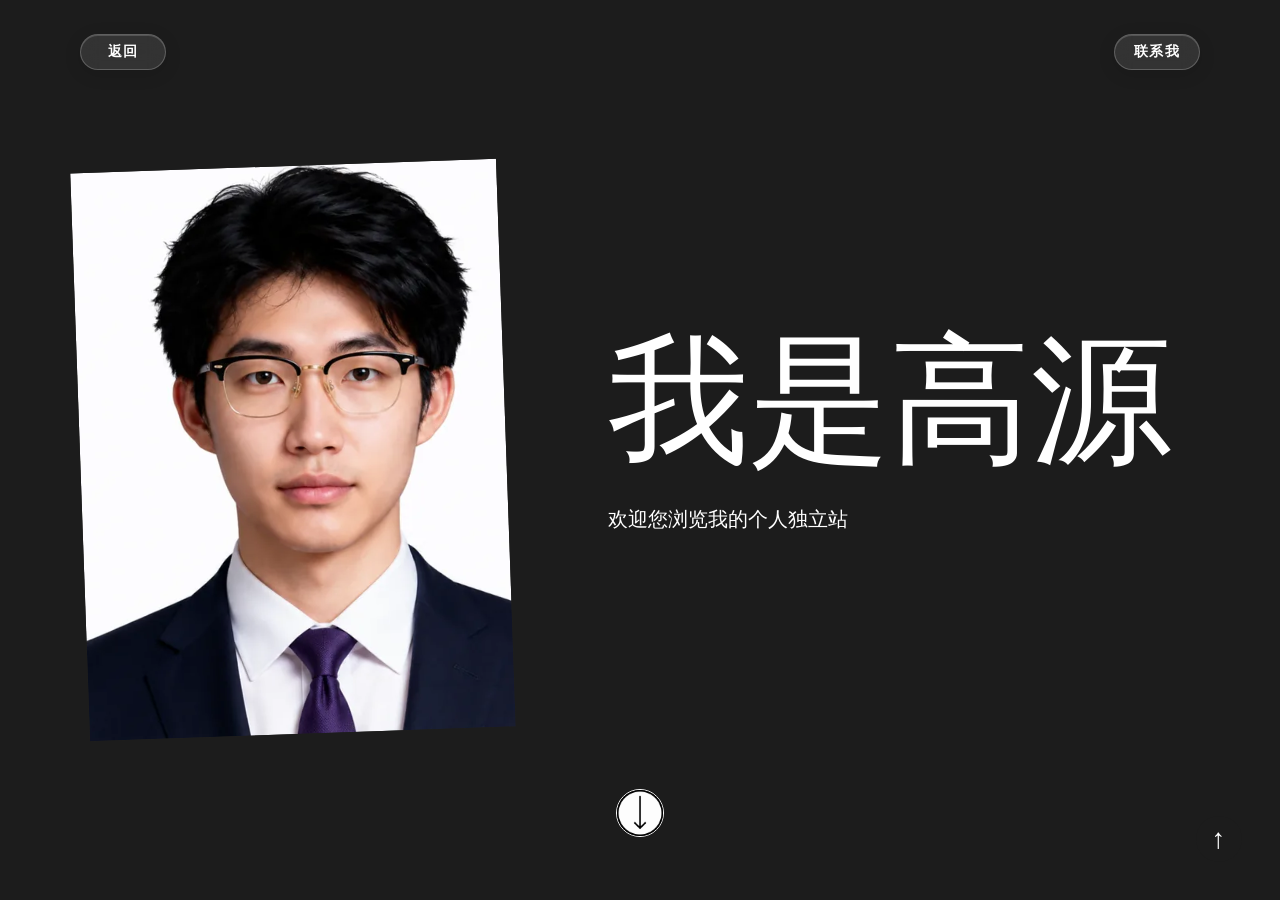
<file: about/index.html>
<!DOCTYPE html><html lang="zh-CN"><head><meta charSet="utf-8"/><meta name="viewport" content="width=device-width, initial-scale=1"/><link rel="preload" href="/cms-media/439FAE31-5AEF-4EFA-862E-C268F0C917F0.webp" as="image" fetchPriority="high"/><link rel="preload" as="image" href="/cms-media/29c50e0bfe43168dd75611c71b311621.webp"/><link rel="preload" as="image" href="/cms-media/b2e92c77267383d10192933c2d4898b2.webp"/><link rel="stylesheet" href="/_next/static/chunks/0hf4s17i-xmn8.css" data-precedence="next"/><link rel="preload" as="script" fetchPriority="low" href="/_next/static/chunks/1rpyum114dc60.js"/><script src="/_next/static/chunks/27jktro2p5rq9.js" async=""></script><script src="/_next/static/chunks/25o46h8mdjlrg.js" async=""></script><script src="/_next/static/chunks/1wxw8ny0hl5xh.js" async=""></script><script src="/_next/static/chunks/turbopack-0q07ub5x_xbu-.js" async=""></script><script src="/_next/static/chunks/05-c3ty_6dwfk.js" async=""></script><script src="/_next/static/chunks/14mrh2-p_w84d.js" async=""></script><script src="/_next/static/chunks/204h12e2amxmn.js" async=""></script><script src="/_next/static/chunks/3i_6fyhig597h.js" async=""></script><link rel="preload" as="image" fetchPriority="high" href="/cms-media/439FAE31-5AEF-4EFA-862E-C268F0C917F0.webp"/><title>高源的独立站简历</title><meta name="author" content="GAO YUAN"/><meta name="keywords" content="高源,GAO YUAN,内容运营,增长运营,AI 工作流"/><meta name="creator" content="GAO YUAN"/><meta name="publisher" content="GAO YUAN"/><link rel="icon" href="/icon.svg"/><script src="/_next/static/chunks/0cz1d0mv5g_q7.js" noModule=""></script></head><body><div hidden=""><!--$--><!--/$--></div><div id="app"><main class="about-page" data-detail-active="false" data-entry="direct" data-reduced-motion="false" data-stage="entering" style="--about-background:#1c1c1c;--about-color:#ffffff;--about-duration:1000ms;--about-easing:cubic-bezier(.6, 0, .18, 1);--about-intro-duration:500ms"><nav class="about-page__nav"><span class="glass-surface"><a href="/">返回</a></span><div class="about-page__contact"><span class="glass-surface"><button type="button">联系我<!-- --> </button></span><div class="about-page__contact-menu"><span>微信 / 手机：<!-- -->13345204787</span><span>邮箱：<!-- -->gaoyuan1593572020@163.com</span></div></div></nav><header class="about-page__hero"><div class="about-page__portrait" data-about-portrait-outer="" style="--about-portrait-x:-33.333%"><div class="about-page__portrait-inner" data-about-portrait-inner="" style="--about-portrait-x:16.666%"><img alt="X31wjBUAACcAizy3" class=" safe-media" height="1258" loading="eager" src="/cms-media/29c50e0bfe43168dd75611c71b311621.webp" width="2300"/></div></div><div class="about-page__hero-copy"><h1 tabindex="-1"><span aria-hidden="true" data-about-title-char="" style="--about-char-offset:0vw">我</span><span aria-hidden="true" data-about-title-char="" style="--about-char-offset:8vw">是</span><span aria-hidden="true" data-about-title-char="" style="--about-char-offset:16vw">高</span><span aria-hidden="true" data-about-title-char="" style="--about-char-offset:24vw">源</span><span class="visually-hidden">我是高源</span></h1><div data-about-intro=""><div class="about-page__intro"><p>欢迎您浏览我的个人独立站</p></div></div></div><div class="about-page__socials"><a aria-label="Social link 1" href="。" rel="noreferrer" target="_blank"><img alt="1" class=" safe-media" height="508" loading="eager" src="/cms-media/b2e92c77267383d10192933c2d4898b2.webp" width="508"/></a></div></header><div data-about-body=""><article class="about-article"><section class="about-article__section about-article__overview"><div class="about-article__heading"><p>关于我 · 项目概览</p><h2><span class="about-article__title-line">我想成为的，不是</span><span class="about-article__title-line">只会执行一种任务的人</span></h2></div><div class="about-article__prose"><p>我叫高源，目前就读于德州学院。我的经历横跨内容运营、社区活动、Creator 合作、基础视觉和 AI 辅助工作流。它们看起来分散，但背后其实是同一件事：面对一项还不够清楚的任务，先理解目标和边界，再把信息拆开、组织起来，并持续推进到能够交付。</p><p>我不希望用一个岗位名称把自己过早限制住。产品运营、C 端运营、用户运营、新媒体运营的工作对象不同，但都需要理解用户、整理信息、协调资源、判断优先级和复盘结果。这也是我希望在下一段工作里继续积累的通用能力。</p><div class="about-article__facts" aria-label="基本信息"><p><strong>教育经历</strong><span>德州学院 · 2023.09—2027.06</span></p><p><strong>求职方向</strong><span>产品运营 / C 端运营 / 用户运营 / 新媒体运营</span></p><p><strong>工作特点</strong><span>任务拆解、内容表达、过程跟进、AI 辅助与交付意识</span></p></div></div></section><section class="about-article__section about-article__origin"><div class="about-article__heading"><p>01 · 能力起点</p><h2>在进入职场前，<br/>先学会把小事做完整</h2></div><div class="about-article__prose"><p>大一加入学生组织后，我从公众号供稿、图文编辑和基础视觉开始，后来参与图书馆指示物料、迎新内容和培训活动。早期工作并不复杂，却让我第一次理解：一段文字、一张图、一次通知，最后都要让别人看懂、找到并愿意行动。</p><p>在剪辑技巧与 Excel 培训中，我开始独立面对策划案、场地、人员、建群、通知、现场执行、学习进度与结果统计。规模不大，但它让我形成了最早的活动闭环：策划—协调—招募/通知—执行—跟进—统计。</p><a class="about-article__text-link" href="/project/6/">查看 C6 校园经历 <span>→</span></a></div></section><section class="about-article__section about-article__experience"><div class="about-article__heading"><p>02 · 实习经历</p><h2>真实业务让我开始处理变化、协作和结果</h2></div><div class="about-article__experience-list"><article><header><span>码上飞 / CodeFlying</span><time>2025.10—2026.01</time></header><h3>内容、社区活动与 Creator 合作</h3><p>我参与内容整理、AI 创作者比赛、用户群跟进和海外 Creator 候选人筛选。初创业务没有完全固定的模板，活动规则、产品状态和合作信息都可能变化，因此我需要持续确认口径、记录反馈、追踪异常，并把阶段信息交接给团队。</p><p>这段经历让我意识到，运营不是“发完就结束”。一项活动能否继续推进，取决于用户是否理解、参与路径是否顺畅、问题是否有人跟进，以及信息能否在不同协作者之间保持一致。</p></article><article><header><span>智谱相关业务</span><time>2026.06—2026.09</time></header><h3>海外 Creator 筛选与内容判断</h3><p>进入 Creator 合作筛选后，我不再只看粉丝量，而是进一步查看内容垂直度、受众与地区、语言表达、报价稳定性、回复频率和账号状态。我的工作是把候选人从“看起来不错”整理成一组可以比较、可以讨论的判断依据。</p><p>这部分经历也让我更重视事实边界：账号数据和传播结果属于团队长期运营成果；我能够说明的是自己如何缩小信息遗漏、整理合作条件并支持后续决策。</p></article></div></section><section class="about-article__section about-article__cases"><div class="about-article__heading"><p>03 · 代表项目</p><h2>七个页面，<br/>对应七组可以被追问的工作样本</h2></div><p class="about-article__cases-intro">简历负责告诉招聘方我做过什么，网站则继续回答：当时面对什么问题、我具体负责什么、怎样推进、留下了什么证据，以及哪些结果不能被写成个人成果。</p><div class="about-article__case-list"><a href="/project/1/"><div class="about-article__case-copy"><span>C1</span><div><h3>泰拉旅社</h3><strong>内容运营与数据边界</strong><p>从翻译、资料整理和账号协作出发，说明团队成果、个人职责与数据证据之间的边界。</p></div></div><div class="about-article__case-media"><img alt="Y9D8zRAAAMHkvpg2" class=" safe-media" height="986" loading="lazy" src="/cms-media/439FAE31-5AEF-4EFA-862E-C268F0C917F0.webp" width="1595"/></div></a><a href="/project/2/"><div class="about-article__case-copy"><span>C2</span><div><h3>码上飞</h3><strong>活动策划与社区运营</strong><p>围绕 AI 创想家比赛，拆解策划、宣传、参赛路径、群内跟进与活动执行。</p></div></div><div class="about-article__case-media"><img alt="X2o15xAAACQAizWg" class=" safe-media" height="1690" loading="lazy" src="/cms-media/98e1ec16c7359ebffdab7fbe82454f6a-1.webp" width="2736"/></div></a><a href="/project/3/"><div class="about-article__case-copy"><span>C3</span><div><h3>独立站</h3><strong>AI 协作与项目推进</strong><p>把一个低保真原型持续推进为可运行的作品集，并建立交接、验证与冻结机制。</p></div></div><div class="about-article__case-media"><img alt="Y0cBLBEAAB4AZPe7" class=" safe-media" height="1688" loading="lazy" src="/cms-media/f7bffb19d62dc6d98b8dd1f225bd13e9.webp" width="2732"/></div></a><a href="/project/4/"><div class="about-article__case-copy"><span>C4</span><div><h3>智谱</h3><strong>Creator 筛选与运营判断</strong><p>将内容垂直度、受众、地区、语言、报价和账号状态整理成可比较的合作判断。</p></div></div><div class="about-article__case-media"><img alt="Xuj7nREAACAAR4Ic" class=" safe-media" height="1688" loading="lazy" src="/cms-media/2d8a0786c32e494d4674fe11ea4a65a4.webp" width="2732"/></div></a><a href="/project/5/"><div class="about-article__case-copy"><span>C5</span><div><h3>技能</h3><strong>运营、视觉与 AI 工作流</strong><p>工具不是能力本身；重要的是理解任务，并在合适的环节调用合适的方法。</p></div></div><div class="about-article__case-media"><img alt="Y1Fg_xEAABkXknXn" class=" safe-media" height="1688" loading="lazy" src="/cms-media/59df5f6c0a06645108ca70f1bc1557a7.webp" width="2732"/></div></a><a href="/project/6/"><div class="about-article__case-copy"><span>C6</span><div><h3>校园</h3><strong>内容、活动与执行闭环</strong><p>从供稿、排版和基础视觉开始，逐步独立推进培训活动与现场协作。</p></div></div><div class="about-article__case-media"><img alt="X2RuLxAAACMAcV6X" class=" safe-media" height="941" loading="lazy" src="/cms-media/D311D6FA-61ED-45E8-9AE6-20F9B2B9D3B9.webp" width="1672"/></div></a><a href="/project/8/"><div class="about-article__case-copy"><span>C7</span><div><h3>结语</h3><strong>职业方向与下一步</strong><p>把已经形成的方法带进真实业务，在用户、团队和结果中继续成长。</p></div></div><div class="about-article__case-media"><img alt="XuOrYxAAACIAhRbF" class=" safe-media" height="1024" loading="lazy" src="/cms-media/538B61A8-32C9-432C-B948-7F7C06934B86.webp" width="1536"/></div></a></div></section><section class="about-article__section about-article__method"><div class="about-article__heading"><p>04 · 能力与方法</p><h2>工具会变化，<br/>判断和交付要留下来</h2></div><div class="about-article__method-grid"><article><span>01</span><h3>运营与内容</h3><p>拆解活动目标、触达对象和执行节点；处理内容整理、社区通知、Creator 筛选、用户反馈跟进与基础数据复盘。</p></article><article><span>02</span><h3>视觉表达</h3><p>使用 Figma、Canva、Photoshop 和剪映完成基础排版、图文内容与活动物料，并从阅读路径检查信息是否清楚。</p></article><article><span>03</span><h3>AI 工作流</h3><p>使用 ChatGPT、Codex、Hermes、Prompt 和个人 Skill 辅助资料归类、任务拆解、上下文交接与查漏；保留人工判断与最终验收。</p></article><article><span>04</span><h3>协作与交付</h3><p>使用 WPS / Office、飞书、GitHub 和 Obsidian 管理文档、反馈与版本，把重要决定写下来，让项目可以被继续接手。</p></article></div></section><section class="about-article__section about-article__ai"><div class="about-article__heading"><p>05 · 我如何使用 AI</p><h2>AI 承担大量执行，<br/>我仍然对结果负责</h2></div><div class="about-article__prose"><p>这个网站本身就是最完整的一次 AI 协作练习。我没有传统前端开发背景，Codex 等 Agent 承担了大量代码实现、调试和测试；我负责目标、内容结构、视觉方向、修改反馈、取舍和验收。</p><p>随着项目变长，我开始要求生成 Handoff，记录已完成内容、冻结边界、验证要求和下一步。AI 的价值不只是一次生成，而是被放进一个可以检查、可以纠偏、可以交接的流程里。</p><blockquote>我不会把 AI 输出直接当成答案。对我来说，它更像一个执行速度很快、但需要清楚上下文、明确边界和持续验收的协作者。</blockquote></div></section><section class="about-article__section about-article__boundary"><div class="about-article__heading"><p>06 · 事实边界</p><h2>我希望展示能力，<br/>也希望经得起追问</h2></div><div class="about-article__prose"><p>作品集中保留团队成果、公开数据和个人动作之间的区别。没有完整证据的数字，不把它包装成稳定结果；属于前公司的聊天和内部资料，不直接公开；AI 生成或辅助制作的素材，也会说明用途。</p><p>这会让文章少一些“漂亮结论”，却更接近真实工作。我希望招聘方看到的不只是最终页面，也能看到我怎样判断信息、处理边界并对表达负责。</p></div></section><section class="about-article__closing"><p>07 · NEXT</p><h2>希望下一段经历，<br/>发生在真实业务里</h2><div><p>我仍然需要学习更多行业知识、数据方法和业务判断，但已经越来越清楚，面对陌生任务时该怎样寻找信息、拆解问题、调用合适的工具，并把事情继续推进。</p><p>如果贵公司正在寻找愿意从基础工作开始、能够快速进入上下文，并愿意对过程和交付负责的运营实习生或初级候选人，我希望有机会加入团队，在真实用户和真实结果中继续成长。</p><a href="tel:13345204787">联系我：13345204787</a></div></section></article><footer class="about-page__footer"><a href="tel:13345204787">微信/电话：13345204787</a></footer></div><button aria-label="返回顶部" class="about-page__back-to-top" type="button">↑</button></main><!--$--><!--/$--></div><div aria-hidden="true" data-cover-duration="1000" data-motion-overlay="" data-phase="idle" data-reveal-duration="0" data-total-duration="1000" style="--motion-color:#111111;--motion-text-color:#ffffff;color:#ffffff;inset:0;overflow:visible;pointer-events:none;position:fixed;z-index:1000"><div aria-hidden="true" data-motion-cover="" data-reduced-motion="false" style="--motion-cover-duration:0ms;background:#111111;clip-path:inset(0 0 0 100%);inset:0;opacity:0;position:absolute;transition:none;z-index:1"></div></div><script src="/_next/static/chunks/1rpyum114dc60.js" id="_R_" async=""></script><script>(self.__next_f=self.__next_f||[]).push([0])</script><script>self.__next_f.push([1,"1:\"$Sreact.fragment\"\n2:I[92130,[\"/_next/static/chunks/05-c3ty_6dwfk.js\",\"/_next/static/chunks/14mrh2-p_w84d.js\",\"/_next/static/chunks/204h12e2amxmn.js\"],\"MotionProvider\"]\n3:I[39756,[\"/_next/static/chunks/05-c3ty_6dwfk.js\",\"/_next/static/chunks/14mrh2-p_w84d.js\",\"/_next/static/chunks/204h12e2amxmn.js\"],\"default\"]\n4:I[37457,[\"/_next/static/chunks/05-c3ty_6dwfk.js\",\"/_next/static/chunks/14mrh2-p_w84d.js\",\"/_next/static/chunks/204h12e2amxmn.js\"],\"default\"]\n5:I[68536,[\"/_next/static/chunks/05-c3ty_6dwfk.js\",\"/_next/static/chunks/14mrh2-p_w84d.js\",\"/_next/static/chunks/204h12e2amxmn.js\",\"/_next/static/chunks/3i_6fyhig597h.js\"],\"MotionRouteReady\"]\n6:I[64138,[\"/_next/static/chunks/05-c3ty_6dwfk.js\",\"/_next/static/chunks/14mrh2-p_w84d.js\",\"/_next/static/chunks/204h12e2amxmn.js\",\"/_next/static/chunks/3i_6fyhig597h.js\"],\"AboutPageView\"]\nb:I[68027,[\"/_next/static/chunks/05-c3ty_6dwfk.js\",\"/_next/static/chunks/14mrh2-p_w84d.js\",\"/_next/static/chunks/204h12e2amxmn.js\"],\"default\",1]\n:HL[\"/_next/static/chunks/0hf4s17i-xmn8.css\",\"style\"]\n:HL[\"/cms-media/439FAE31-5AEF-4EFA-862E-C268F0C917F0.webp\",\"image\",{\"fetchPriority\":\"high\"}]\n"])</script><script>self.__next_f.push([1,"0:{\"P\":null,\"c\":[\"\",\"about\",\"\"],\"q\":\"\",\"i\":false,\"f\":[[[\"\",{\"children\":[\"about\",{\"children\":[\"__PAGE__\",{}]}]},\"$undefined\",\"$undefined\",16],[[\"$\",\"$1\",\"c\",{\"children\":[[[\"$\",\"link\",\"0\",{\"rel\":\"stylesheet\",\"href\":\"/_next/static/chunks/0hf4s17i-xmn8.css\",\"precedence\":\"next\",\"crossOrigin\":\"$undefined\",\"nonce\":\"$undefined\"}],[\"$\",\"script\",\"script-0\",{\"src\":\"/_next/static/chunks/05-c3ty_6dwfk.js\",\"async\":true,\"nonce\":\"$undefined\"}],[\"$\",\"script\",\"script-1\",{\"src\":\"/_next/static/chunks/14mrh2-p_w84d.js\",\"async\":true,\"nonce\":\"$undefined\"}],[\"$\",\"script\",\"script-2\",{\"src\":\"/_next/static/chunks/204h12e2amxmn.js\",\"async\":true,\"nonce\":\"$undefined\"}]],[\"$\",\"html\",null,{\"lang\":\"zh-CN\",\"children\":[[\"$\",\"head\",null,{\"children\":[\"$\",\"link\",null,{\"rel\":\"preload\",\"as\":\"image\",\"fetchPriority\":\"high\",\"href\":\"/cms-media/439FAE31-5AEF-4EFA-862E-C268F0C917F0.webp\"}]}],[\"$\",\"body\",null,{\"children\":[\"$\",\"$L2\",null,{\"children\":[\"$\",\"div\",null,{\"id\":\"app\",\"children\":[\"$\",\"$L3\",null,{\"parallelRouterKey\":\"children\",\"error\":\"$undefined\",\"errorStyles\":\"$undefined\",\"errorScripts\":\"$undefined\",\"template\":[\"$\",\"$L4\",null,{}],\"templateStyles\":\"$undefined\",\"templateScripts\":\"$undefined\",\"notFound\":[[[\"$\",\"title\",null,{\"children\":\"404: This page could not be found.\"}],[\"$\",\"div\",null,{\"style\":{\"fontFamily\":\"system-ui,\\\"Segoe UI\\\",Roboto,Helvetica,Arial,sans-serif,\\\"Apple Color Emoji\\\",\\\"Segoe UI Emoji\\\"\",\"height\":\"100vh\",\"textAlign\":\"center\",\"display\":\"flex\",\"flexDirection\":\"column\",\"alignItems\":\"center\",\"justifyContent\":\"center\"},\"children\":[\"$\",\"div\",null,{\"children\":[[\"$\",\"style\",null,{\"dangerouslySetInnerHTML\":{\"__html\":\"body{color:#000;background:#fff;margin:0}.next-error-h1{border-right:1px solid rgba(0,0,0,.3)}@media (prefers-color-scheme:dark){body{color:#fff;background:#000}.next-error-h1{border-right:1px solid rgba(255,255,255,.3)}}\"}}],[\"$\",\"h1\",null,{\"className\":\"next-error-h1\",\"style\":{\"display\":\"inline-block\",\"margin\":\"0 20px 0 0\",\"padding\":\"0 23px 0 0\",\"fontSize\":24,\"fontWeight\":500,\"verticalAlign\":\"top\",\"lineHeight\":\"49px\"},\"children\":404}],[\"$\",\"div\",null,{\"style\":{\"display\":\"inline-block\"},\"children\":[\"$\",\"h2\",null,{\"style\":{\"fontSize\":14,\"fontWeight\":400,\"lineHeight\":\"49px\",\"margin\":0},\"children\":\"This page could not be found.\"}]}]]}]}]],[]],\"forbidden\":\"$undefined\",\"unauthorized\":\"$undefined\"}]}]}]}]]}]]}],{\"children\":[[\"$\",\"$1\",\"c\",{\"children\":[null,[\"$\",\"$L3\",null,{\"parallelRouterKey\":\"children\",\"error\":\"$undefined\",\"errorStyles\":\"$undefined\",\"errorScripts\":\"$undefined\",\"template\":[\"$\",\"$L4\",null,{}],\"templateStyles\":\"$undefined\",\"templateScripts\":\"$undefined\",\"notFound\":\"$undefined\",\"forbidden\":\"$undefined\",\"unauthorized\":\"$undefined\"}]]}],{\"children\":[[\"$\",\"$1\",\"c\",{\"children\":[[[\"$\",\"$L5\",null,{\"pathname\":\"/about/\"}],[\"$\",\"$L6\",null,{\"about\":{\"title\":\"我是高源\",\"description\":{\"root\":{\"children\":[{\"children\":[{\"detail\":0,\"format\":0,\"mode\":\"normal\",\"style\":\"\",\"text\":\"欢迎您浏览我的个人独立站\",\"type\":\"text\",\"version\":1}],\"direction\":null,\"format\":\"\",\"indent\":0,\"type\":\"paragraph\",\"version\":1,\"textFormat\":0,\"textStyle\":\"\"}],\"direction\":null,\"format\":\"\",\"indent\":0,\"type\":\"root\",\"version\":1}},\"image\":{\"id\":385,\"alt\":\"X31wjBUAACcAizy3\",\"duration\":null,\"sourceURL\":\"https://images.prismic.io/robin-noguier-portfolio-2020/56376a66-c48c-419b-a532-3da901a4d3dd_portrait-4.jpg?auto=compress,format\u0026rect=0,0,2560,1394\u0026w=1150\u0026h=626\",\"updatedAt\":\"2026-08-05T10:04:00.147Z\",\"createdAt\":\"2026-08-03T09:02:15.119Z\",\"url\":\"/cms-media/29c50e0bfe43168dd75611c71b311621.webp\",\"thumbnailURL\":null,\"filename\":\"29c50e0bfe43168dd75611c71b311621.webp\",\"mimeType\":\"image/webp\",\"filesize\":1784620,\"width\":2300,\"height\":1258,\"focalX\":50,\"focalY\":50},\"backgroundColor\":\"#1c1c1c\",\"textColor\":\"#ffffff\",\"socialLinks\":[{\"id\":\"6a70634983c8a62d5972d295\",\"url\":\"。\",\"icon\":{\"id\":458,\"alt\":\"1\",\"duration\":null,\"sourceURL\":null,\"updatedAt\":\"2026-08-05T10:46:15.965Z\",\"createdAt\":\"2026-08-05T10:46:15.965Z\",\"url\":\"/cms-media/b2e92c77267383d10192933c2d4898b2.webp\",\"thumbnailURL\":null,\"filename\":\"b2e92c77267383d10192933c2d4898b2.webp\",\"mimeType\":\"image/webp\",\"filesize\":13616,\"width\":508,\"height\":508,\"focalX\":50,\"focalY\":50},\"hoverIcon\":null}],\"email\":\"gaoyuan1593572020@163.com\",\"seo\":{\"title\":\"高源的独立站简历\",\"description\":\"\",\"image\":null}},\"projects\":[{\"id\":1,\"slug\":\"1\",\"status\":\"published\",\"displayTitle\":\"泰拉旅社\",\"displayTitleSize\":\"medium\",\"description\":\"和线上伙伴共同运营《明日方舟》垂直内容账号；我负责信息源整理、日语内容处理与部分工具流程。\",\"descriptionSize\":\"medium\",\"transitionMessage\":\"继续看一条内容怎样从分散信息走到发布。\",\"order\":1,\"colors\":{\"primary\":\"#6CA4A4\",\"secondary\":\"#FDFCFD\",\"textMode\":\"light\"},\"showcase\":{\"thumbnail\":{\"id\":1,\"alt\":\"Y9D8zRAAAMHkvpg2\",\"duration\":null,\"sourceURL\":\"https://images.prismic.io/robin-noguier-portfolio-2020/6675cb75-f665-4f3c-8969-898f22e352c1_Fun.jpg?auto=compress,format\u0026rect=0,0,4098,2532\u0026w=1366\u0026h=844\",\"updatedAt\":\"2026-08-13T08:37:11.513Z\",\"createdAt\":\"2026-08-03T08:42:42.957Z\",\"url\":\"/cms-media/439FAE31-5AEF-4EFA-862E-C268F0C917F0.webp\",\"thumbnailURL\":null,\"filename\":\"439FAE31-5AEF-4EFA-862E-C268F0C917F0.webp\",\"mimeType\":\"image/webp\",\"filesize\":2393763,\"width\":1595,\"height\":986,\"focalX\":50,\"focalY\":50},\"previewVideo\":null,\"previewFrames\":[]},\"detail\":{\"enabled\":true,\"heroTitle\":\"泰拉旅社\",\"heroTitleSize\":\"small\",\"heroDescription\":\"和线上伙伴共同运营《明日方舟》垂直内容账号；我负责信息源整理、日语内容处理与部分工具流程。\",\"heroDescriptionSize\":\"medium\",\"heroMedia\":null,\"intro\":{\"root\":{\"children\":[{\"children\":[{\"detail\":0,\"format\":1,\"mode\":\"normal\",\"style\":\"\",\"text\":\"泰拉旅社，是我\",\"type\":\"text\",\"version\":1},{\"detail\":0,\"format\":0,\"mode\":\"normal\",\"style\":\"\",\"text\":\"与线上伙伴从 0 共同建立的《明日方舟》垂直内容账号。\",\"type\":\"text\",\"version\":1}],\"direction\":null,\"format\":\"\",\"indent\":0,\"type\":\"heading\",\"version\":1,\"tag\":\"h3\"},{\"children\":[{\"detail\":0,\"format\":0,\"mode\":\"normal\",\"style\":\"\",\"text\":\"围绕游戏资料、海外内容、创作者作品与活动信息进行持续整理与发布。\",\"type\":\"text\",\"version\":1}],\"direction\":null,\"format\":\"\",\"indent\":0,\"type\":\"heading\",\"version\":1,\"tag\":\"h3\"}],\"direction\":null,\"format\":\"\",\"indent\":0,\"type\":\"root\",\"version\":1}},\"introSize\":\"medium\",\"sections\":[{\"id\":\"fun-section-1\",\"layout\":\"media-full\",\"media\":null,\"content\":{\"root\":{\"children\":[{\"children\":[{\"detail\":0,\"format\":0,\"mode\":\"normal\",\"style\":\"\",\"text\":\"账号目前数据\",\"type\":\"text\",\"version\":1}],\"direction\":null,\"format\":\"\",\"indent\":0,\"type\":\"paragraph\",\"version\":1,\"textFormat\":0,\"textStyle\":\"\"}],\"direction\":null,\"format\":\"\",\"indent\":0,\"type\":\"root\",\"version\":1}},\"fontSize\":\"xlarge\"},{\"id\":\"fun-section-2\",\"layout\":\"media-right\",\"media\":null,\"content\":{\"root\":{\"children\":[{\"children\":[{\"detail\":0,\"format\":0,\"mode\":\"normal\",\"style\":\"\",\"text\":\"We decided to start with a 4 profiles grid to let users only open profiles they are interested in and remove the guilt of passing on people. It also allowed us to be different from that usual one-card feed.\",\"type\":\"text\",\"version\":1}],\"direction\":null,\"format\":\"\",\"indent\":0,\"type\":\"paragraph\",\"version\":1,\"textFormat\":0,\"textStyle\":\"\"}],\"direction\":null,\"format\":\"\",\"indent\":0,\"type\":\"root\",\"version\":1}},\"fontSize\":\"medium\"},{\"id\":\"fun-section-3\",\"layout\":\"media-full\",\"media\":null,\"content\":{\"root\":{\"children\":[{\"children\":[{\"detail\":0,\"format\":0,\"mode\":\"normal\",\"style\":\"\",\"text\":\" If you liked a person you see a 💖, and it becomes a 🤞finger crossed to show that you are hoping that this like becomes a match. The 3D rotation is to show that you are \\\"passing\\\" on the people you didn't like.  \",\"type\":\"text\",\"version\":1}],\"direction\":null,\"format\":\"\",\"indent\":0,\"type\":\"paragraph\",\"version\":1,\"textFormat\":0,\"textStyle\":\"\"}],\"direction\":null,\"format\":\"\",\"indent\":0,\"type\":\"root\",\"version\":1}},\"fontSize\":\"medium\"}],\"blocks\":[]},\"seo\":{\"title\":\"泰拉旅社｜内容与信息源运营\",\"description\":\"与线上伙伴共同运营《明日方舟》垂直内容账号，记录信息源整理、跨语言内容处理和工具流程。\",\"image\":null}},{\"id\":2,\"slug\":\"2\",\"status\":\"published\",\"displayTitle\":\"码上飞\",\"displayTitleSize\":\"medium\",\"description\":\"参与 AI 应用生成产品的社区活动、海外 Creator 筛选与合作跟进，负责整理反馈、同步进度并协调异常处理。\",\"descriptionSize\":\"medium\",\"transitionMessage\":\"Robin Noguier\",\"order\":2,\"colors\":{\"primary\":\"#f5f8ff\",\"secondary\":\"#FC6A3B\",\"textMode\":\"dark\"},\"showcase\":{\"thumbnail\":{\"id\":68,\"alt\":\"X2o15xAAACQAizWg\",\"duration\":null,\"sourceURL\":\"https://images.prismic.io/robin-noguier-portfolio-2020/a7122c75-1ecd-49eb-affa-334e1809e634_home-thumb-Esperanto2+copy.jpg?auto=compress,format\u0026rect=0,0,1920,1186\u0026w=1366\u0026h=844\",\"updatedAt\":\"2026-08-14T07:45:29.421Z\",\"createdAt\":\"2026-08-03T08:42:43.206Z\",\"url\":\"/cms-media/98e1ec16c7359ebffdab7fbe82454f6a-1.webp\",\"thumbnailURL\":null,\"filename\":\"98e1ec16c7359ebffdab7fbe82454f6a-1.webp\",\"mimeType\":\"image/webp\",\"filesize\":871603,\"width\":2736,\"height\":1690,\"focalX\":50,\"focalY\":50},\"previewVideo\":null,\"previewFrames\":[]},\"detail\":{\"enabled\":true,\"heroTitle\":null,\"heroTitleSize\":\"medium\",\"heroDescription\":\"参与 AI 应用生成产品的社区活动、海外 Creator 筛选与合作跟进，负责整理反馈、同步进度并协调异常处理。\",\"heroDescriptionSize\":\"medium\",\"heroMedia\":null,\"intro\":null,\"introSize\":\"medium\",\"sections\":[{\"id\":\"esperanto-section-1\",\"layout\":\"media-left\",\"media\":null,\"content\":{\"root\":{\"type\":\"root\",\"children\":[{\"children\":[{\"type\":\"text\",\"detail\":0,\"format\":0,\"mode\":\"normal\",\"style\":\"\",\"text\":\"2018 - Year Long Project\",\"version\":1}],\"direction\":null,\"format\":\"\",\"indent\":0,\"version\":1,\"type\":\"paragraph\",\"textFormat\":0,\"textStyle\":\"\"}],\"direction\":null,\"format\":\"\",\"indent\":0,\"version\":1}},\"fontSize\":\"medium\"},{\"id\":\"esperanto-section-2\",\"layout\":\"media-right\",\"media\":null,\"content\":{\"root\":{\"type\":\"root\",\"children\":[{\"children\":[{\"type\":\"text\",\"detail\":0,\"format\":0,\"mode\":\"normal\",\"style\":\"\",\"text\":\"I knew nothing about interviews so I started by learning more about journalism. I also read a ton of interviews about creatives to detect the common questions that I should avoid in order to be original.\",\"version\":1}],\"direction\":null,\"format\":\"\",\"indent\":0,\"version\":1,\"type\":\"paragraph\",\"textFormat\":0,\"textStyle\":\"\"}],\"direction\":null,\"format\":\"\",\"indent\":0,\"version\":1}},\"fontSize\":\"medium\"},{\"id\":\"esperanto-section-3\",\"layout\":\"media-full\",\"media\":null,\"content\":{\"root\":{\"type\":\"root\",\"children\":[{\"children\":[{\"type\":\"text\",\"detail\":0,\"format\":0,\"mode\":\"normal\",\"style\":\"\",\"text\":\"I went to 16 different workplaces. I got to see from the inside how creative people work across the globe and I was able to connect with them in a personal way. It usually took half a day to meet, get a tour of the office, do the interview, and take the pictures. We often went to grab some food afterward.\",\"version\":1}],\"direction\":null,\"format\":\"\",\"indent\":0,\"version\":1,\"type\":\"paragraph\",\"textFormat\":0,\"textStyle\":\"\"}],\"direction\":null,\"format\":\"\",\"indent\":0,\"version\":1}},\"fontSize\":\"medium\"}],\"blocks\":[]},\"seo\":{\"title\":\"码上飞 | 高源的独立站简历\",\"description\":\"\",\"image\":null}},{\"id\":3,\"slug\":\"3\",\"status\":\"published\",\"displayTitle\":\"独立站\",\"displayTitleSize\":\"medium\",\"description\":\"本网站是我在基本不了解网站开发的情况下，只用了两周就从 0 开始自学完成\\n（鼠标停留在最右侧可以快速切换哦）\",\"descriptionSize\":\"medium\",\"transitionMessage\":\"Robin Noguier\",\"order\":3,\"colors\":{\"primary\":\"#DDE1E3\",\"secondary\":\"#201C1C\",\"textMode\":\"light\"},\"showcase\":{\"thumbnail\":{\"id\":138,\"alt\":\"Y0cBLBEAAB4AZPe7\",\"duration\":null,\"sourceURL\":\"https://images.prismic.io/robin-noguier-portfolio-2020/e52bd195-d50f-45d7-9c2c-375dce1c7e8d_Bubblehouse.jpg?auto=compress,format\u0026rect=0,0,1366,844\u0026w=1366\u0026h=844\",\"updatedAt\":\"2026-08-14T09:33:12.120Z\",\"createdAt\":\"2026-08-03T08:42:43.450Z\",\"url\":\"/cms-media/f7bffb19d62dc6d98b8dd1f225bd13e9.webp\",\"thumbnailURL\":null,\"filename\":\"f7bffb19d62dc6d98b8dd1f225bd13e9.webp\",\"mimeType\":\"image/webp\",\"filesize\":1548669,\"width\":2732,\"height\":1688,\"focalX\":50,\"focalY\":50},\"previewVideo\":null,\"previewFrames\":[]},\"detail\":{\"enabled\":true,\"heroTitle\":null,\"heroTitleSize\":\"medium\",\"heroDescription\":\"这是一个面向求职场景的个人作品集网站，用来呈现项目过程、工作方法和我在协作中的具体职责。\",\"heroDescriptionSize\":\"medium\",\"heroMedia\":null,\"intro\":null,\"introSize\":\"medium\",\"sections\":[{\"id\":\"blurr-section-1\",\"layout\":\"media-left\",\"media\":null,\"content\":{\"root\":{\"children\":[{\"children\":[{\"detail\":0,\"format\":0,\"mode\":\"normal\",\"style\":\"\",\"text\":\"September 2019 - September 2022 \",\"type\":\"text\",\"version\":1}],\"direction\":null,\"format\":\"\",\"indent\":0,\"type\":\"paragraph\",\"version\":1,\"textFormat\":0,\"textStyle\":\"\"}],\"direction\":null,\"format\":\"\",\"indent\":0,\"type\":\"root\",\"version\":1}},\"fontSize\":\"medium\"},{\"id\":\"blurr-section-2\",\"layout\":\"media-right\",\"media\":null,\"content\":{\"root\":{\"children\":[{\"children\":[{\"detail\":0,\"format\":0,\"mode\":\"normal\",\"style\":\"\",\"text\":\"The goal of the homepage was to put the spotlight on NFTs, collections and clubs.\",\"type\":\"text\",\"version\":1}],\"direction\":null,\"format\":\"\",\"indent\":0,\"type\":\"paragraph\",\"version\":1,\"textFormat\":0,\"textStyle\":\"\"}],\"direction\":null,\"format\":\"\",\"indent\":0,\"type\":\"root\",\"version\":1}},\"fontSize\":\"medium\"},{\"id\":\"blurr-section-3\",\"layout\":\"media-full\",\"media\":null,\"content\":{\"root\":{\"children\":[{\"children\":[{\"detail\":0,\"format\":0,\"mode\":\"normal\",\"style\":\"\",\"text\":\"Creating NFTs is not a walk in the park in most websites. We had to make sure we solved that problem.\",\"type\":\"text\",\"version\":1}],\"direction\":null,\"format\":\"\",\"indent\":0,\"type\":\"paragraph\",\"version\":1,\"textFormat\":0,\"textStyle\":\"\"}],\"direction\":null,\"format\":\"\",\"indent\":0,\"type\":\"root\",\"version\":1}},\"fontSize\":\"medium\"}],\"blocks\":[]},\"seo\":{\"title\":\"独立站 | 高源的独立站简历\",\"description\":\"\",\"image\":null}},{\"id\":4,\"slug\":\"4\",\"status\":\"published\",\"displayTitle\":\"智谱\",\"displayTitleSize\":\"medium\",\"description\":\"在智谱的运营实习中，我学会了把重复任务固化为 skill，而我则负责检查与落地，让 AI 工作流融入所有工作\",\"descriptionSize\":\"medium\",\"transitionMessage\":\"Robin Noguier\",\"order\":4,\"colors\":{\"primary\":\"#000000\",\"secondary\":\"#1958F6\",\"textMode\":\"light\"},\"showcase\":{\"thumbnail\":{\"id\":173,\"alt\":\"Xuj7nREAACAAR4Ic\",\"duration\":null,\"sourceURL\":\"https://images.prismic.io/robin-noguier-portfolio-2020/d702ccb6-4f80-4848-b0e7-6bbafc7eb24e_thumb-ueno-new.jpg?auto=compress,format\u0026rect=0,0,1920,1186\u0026w=1366\u0026h=844\",\"updatedAt\":\"2026-08-14T08:07:05.303Z\",\"createdAt\":\"2026-08-03T08:42:43.553Z\",\"url\":\"/cms-media/2d8a0786c32e494d4674fe11ea4a65a4.webp\",\"thumbnailURL\":null,\"filename\":\"2d8a0786c32e494d4674fe11ea4a65a4.webp\",\"mimeType\":\"image/webp\",\"filesize\":28605,\"width\":2732,\"height\":1688,\"focalX\":50,\"focalY\":50},\"previewVideo\":null,\"previewFrames\":[]},\"detail\":{\"enabled\":true,\"heroTitle\":null,\"heroTitleSize\":\"medium\",\"heroDescription\":\"在智谱的新媒体运营岗位中，我主要负责把既定方案拆成执行步骤，并完成用户群触达、问题回复等日常工作。任务重复之后，我开始把审核要求整理成规则，让 AI 先处理机械部分，再由我检查和落地。\",\"heroDescriptionSize\":\"medium\",\"heroMedia\":null,\"intro\":null,\"introSize\":\"medium\",\"sections\":[{\"id\":\"ueno-section-1\",\"layout\":\"media-left\",\"media\":null,\"content\":{\"root\":{\"type\":\"root\",\"children\":[{\"children\":[{\"type\":\"text\",\"detail\":0,\"format\":0,\"mode\":\"normal\",\"style\":\"\",\"text\":\"2015 - 2018\",\"version\":1}],\"direction\":null,\"format\":\"\",\"indent\":0,\"version\":1,\"type\":\"paragraph\",\"textFormat\":0,\"textStyle\":\"\"}],\"direction\":null,\"format\":\"\",\"indent\":0,\"version\":1}},\"fontSize\":\"medium\"},{\"id\":\"ueno-section-2\",\"layout\":\"media-right\",\"media\":null,\"content\":{\"root\":{\"type\":\"root\",\"children\":[{\"children\":[{\"type\":\"text\",\"detail\":0,\"format\":0,\"mode\":\"normal\",\"style\":\"\",\"text\":\"Along with the Ueno design team, we came up with a brand that will stand out from the crowd. We did so by having a recognizable wordmark, voice, color palette, illustrations and strong values. \",\"version\":1}],\"direction\":null,\"format\":\"\",\"indent\":0,\"version\":1,\"type\":\"paragraph\",\"textFormat\":0,\"textStyle\":\"\"}],\"direction\":null,\"format\":\"\",\"indent\":0,\"version\":1}},\"fontSize\":\"medium\"},{\"id\":\"ueno-section-3\",\"layout\":\"media-full\",\"media\":null,\"content\":{\"root\":{\"type\":\"root\",\"children\":[{\"children\":[{\"type\":\"text\",\"detail\":0,\"format\":0,\"mode\":\"normal\",\"style\":\"\",\"text\":\" \",\"version\":1}],\"direction\":null,\"format\":\"\",\"indent\":0,\"version\":1,\"type\":\"paragraph\",\"textFormat\":0,\"textStyle\":\"\"}],\"direction\":null,\"format\":\"\",\"indent\":0,\"version\":1}},\"fontSize\":\"medium\"}],\"blocks\":[]},\"seo\":{\"title\":\"智谱｜AI 辅助运营\",\"description\":\"在智谱的新媒体运营岗位中，我把重复审核要求整理成规则，让 AI 先补执行步骤，再由我检查和落地。\",\"image\":null}},{\"id\":5,\"slug\":\"5\",\"status\":\"published\",\"displayTitle\":\"技能\",\"displayTitleSize\":\"medium\",\"description\":\"在最终进入运营岗前，我曾考虑过许多岗位，这段职业探索期让我掌握了许多技能\",\"descriptionSize\":\"medium\",\"transitionMessage\":\"Back\",\"order\":5,\"colors\":{\"primary\":\"#015a62\",\"secondary\":\"#ccba8e\",\"textMode\":\"light\"},\"showcase\":{\"thumbnail\":{\"id\":215,\"alt\":\"Y1Fg_xEAABkXknXn\",\"duration\":null,\"sourceURL\":\"https://images.prismic.io/robin-noguier-portfolio-2020/056a863b-4d34-4f74-96ee-0e772712ecf4_Airbnb.jpg?auto=compress,format\u0026rect=0,0,1366,844\u0026w=1366\u0026h=844\",\"updatedAt\":\"2026-08-14T09:28:29.173Z\",\"createdAt\":\"2026-08-03T08:42:43.701Z\",\"url\":\"/cms-media/59df5f6c0a06645108ca70f1bc1557a7.webp\",\"thumbnailURL\":null,\"filename\":\"59df5f6c0a06645108ca70f1bc1557a7.webp\",\"mimeType\":\"image/webp\",\"filesize\":2625454,\"width\":2732,\"height\":1688,\"focalX\":50,\"focalY\":50},\"previewVideo\":null,\"previewFrames\":[]},\"detail\":{\"enabled\":true,\"heroTitle\":null,\"heroTitleSize\":\"medium\",\"heroDescription\":\"Describing the flow of athletes receiving their Airbnb credits for the next Olympic games. Also introducing the flow for creating an interview for each Olympian.\",\"heroDescriptionSize\":\"medium\",\"heroMedia\":null,\"intro\":null,\"introSize\":\"medium\",\"sections\":[{\"id\":\"airbnb-section-1\",\"layout\":\"media-left\",\"media\":null,\"content\":{\"root\":{\"type\":\"root\",\"children\":[{\"children\":[{\"type\":\"text\",\"detail\":0,\"format\":0,\"mode\":\"normal\",\"style\":\"\",\"text\":\"When working for a client like Airbnb, it is obvious that you will have to follow their nicely done design system. \",\"version\":1}],\"direction\":null,\"format\":\"\",\"indent\":0,\"version\":1,\"type\":\"paragraph\",\"textFormat\":0,\"textStyle\":\"\"}],\"direction\":null,\"format\":\"\",\"indent\":0,\"version\":1}},\"fontSize\":\"medium\"},{\"id\":\"airbnb-section-3\",\"layout\":\"media-full\",\"media\":null,\"content\":{\"root\":{\"type\":\"root\",\"children\":[{\"children\":[{\"type\":\"text\",\"detail\":0,\"format\":0,\"mode\":\"normal\",\"style\":\"\",\"text\":\" \",\"version\":1}],\"direction\":null,\"format\":\"\",\"indent\":0,\"version\":1,\"type\":\"paragraph\",\"textFormat\":0,\"textStyle\":\"\"}],\"direction\":null,\"format\":\"\",\"indent\":0,\"version\":1}},\"fontSize\":\"medium\"}],\"blocks\":[]},\"seo\":{\"title\":\"技能 | 高源的独立站简历\",\"description\":\"\",\"image\":null}},{\"id\":6,\"slug\":\"6\",\"status\":\"published\",\"displayTitle\":\"校园\",\"displayTitleSize\":\"medium\",\"description\":\"我的校园是在社团工作与图书馆中度过的，这些宝贵的执行经历让我学会了许多\",\"descriptionSize\":\"medium\",\"transitionMessage\":\"Robin Noguier\",\"order\":6,\"colors\":{\"primary\":\"#E9E7E3\",\"secondary\":\"#ff6f64\",\"textMode\":\"dark\"},\"showcase\":{\"thumbnail\":{\"id\":249,\"alt\":\"X2RuLxAAACMAcV6X\",\"duration\":null,\"sourceURL\":\"https://images.prismic.io/robin-noguier-portfolio-2020/cb863e0e-95a7-4547-9ed5-8e20eb7e6238_google-compress.jpg?auto=compress,format\u0026rect=0,0,1920,1186\u0026w=1366\u0026h=844\",\"updatedAt\":\"2026-08-14T10:33:12.759Z\",\"createdAt\":\"2026-08-03T08:42:43.811Z\",\"url\":\"/cms-media/D311D6FA-61ED-45E8-9AE6-20F9B2B9D3B9.webp\",\"thumbnailURL\":null,\"filename\":\"D311D6FA-61ED-45E8-9AE6-20F9B2B9D3B9.webp\",\"mimeType\":\"image/webp\",\"filesize\":2324142,\"width\":1672,\"height\":941,\"focalX\":50,\"focalY\":50},\"previewVideo\":null,\"previewFrames\":[]},\"detail\":{\"enabled\":true,\"heroTitle\":null,\"heroTitleSize\":\"medium\",\"heroDescription\":\"With Factor SF I created a marketing site introducing Google Express’s voice activated shopping.\",\"heroDescriptionSize\":\"medium\",\"heroMedia\":null,\"intro\":null,\"introSize\":\"medium\",\"sections\":[{\"id\":\"google-section-1\",\"layout\":\"media-left\",\"media\":null,\"content\":{\"root\":{\"children\":[{\"children\":[{\"detail\":0,\"format\":0,\"mode\":\"normal\",\"style\":\"\",\"text\":\"December 2017\",\"type\":\"text\",\"version\":1}],\"direction\":null,\"format\":\"\",\"indent\":0,\"type\":\"paragraph\",\"version\":1,\"textFormat\":0,\"textStyle\":\"\"}],\"direction\":null,\"format\":\"\",\"indent\":0,\"type\":\"root\",\"version\":1}},\"fontSize\":\"medium\"},{\"id\":\"google-section-2\",\"layout\":\"media-right\",\"media\":null,\"content\":{\"root\":{\"children\":[{\"children\":[{\"detail\":0,\"format\":0,\"mode\":\"normal\",\"style\":\"\",\"text\":\"We tried to innovate in terms of concept and animations but we needed to respect Google’s guidelines to make sure we were not breaking any of their design system’s rules.\",\"type\":\"text\",\"version\":1}],\"direction\":null,\"format\":\"\",\"indent\":0,\"type\":\"paragraph\",\"version\":1,\"textFormat\":0,\"textStyle\":\"\"}],\"direction\":null,\"format\":\"\",\"indent\":0,\"type\":\"root\",\"version\":1}},\"fontSize\":\"medium\"},{\"id\":\"google-section-3\",\"layout\":\"media-full\",\"media\":null,\"content\":{\"root\":{\"type\":\"root\",\"children\":[{\"children\":[{\"type\":\"text\",\"detail\":0,\"format\":0,\"mode\":\"normal\",\"style\":\"\",\"text\":\" \",\"version\":1}],\"direction\":null,\"format\":\"\",\"indent\":0,\"version\":1,\"type\":\"paragraph\",\"textFormat\":0,\"textStyle\":\"\"}],\"direction\":null,\"format\":\"\",\"indent\":0,\"version\":1}},\"fontSize\":\"medium\"}],\"blocks\":[]},\"seo\":{\"title\":\"校园 | 高源的独立站简历\",\"description\":\"\",\"image\":null}},{\"id\":8,\"slug\":\"8\",\"status\":\"published\",\"displayTitle\":\"结语\",\"displayTitleSize\":\"medium\",\"description\":\"感谢您看到这里！如果您还没看右上角的关于我，可以看完后再阅读本条～\",\"descriptionSize\":\"medium\",\"transitionMessage\":\"Robin Noguier\",\"order\":8,\"colors\":{\"primary\":\"#ffffff\",\"secondary\":\"#000000\",\"textMode\":\"light\"},\"showcase\":{\"thumbnail\":{\"id\":308,\"alt\":\"XuOrYxAAACIAhRbF\",\"duration\":null,\"sourceURL\":\"https://images.prismic.io/robin-noguier-portfolio-2020/20a4cb47-4791-4c3c-aa04-825071f6ff0f_home-thumb-Elena-HD.jpg?auto=compress,format\u0026rect=0,0,1920,1186\u0026w=1366\u0026h=844\",\"updatedAt\":\"2026-08-14T10:36:19.413Z\",\"createdAt\":\"2026-08-03T08:42:44.000Z\",\"url\":\"/cms-media/538B61A8-32C9-432C-B948-7F7C06934B86.webp\",\"thumbnailURL\":null,\"filename\":\"538B61A8-32C9-432C-B948-7F7C06934B86.webp\",\"mimeType\":\"image/webp\",\"filesize\":940407,\"width\":1536,\"height\":1024,\"focalX\":50,\"focalY\":50},\"previewVideo\":null,\"previewFrames\":[]},\"detail\":{\"enabled\":true,\"heroTitle\":null,\"heroTitleSize\":\"medium\",\"heroDescription\":\"With Russian photographer Elena Iv-Skaya, I created a portfolio that matches her rich and colorful style.\",\"heroDescriptionSize\":\"medium\",\"heroMedia\":null,\"intro\":null,\"introSize\":\"medium\",\"sections\":[{\"id\":\"iv-skaya-section-1\",\"layout\":\"media-left\",\"media\":null,\"content\":{\"root\":{\"children\":[{\"children\":[{\"detail\":0,\"format\":0,\"mode\":\"normal\",\"style\":\"\",\"text\":\"2019\",\"type\":\"text\",\"version\":1}],\"direction\":null,\"format\":\"\",\"indent\":0,\"type\":\"paragraph\",\"version\":1,\"textFormat\":0,\"textStyle\":\"\"}],\"direction\":null,\"format\":\"\",\"indent\":0,\"type\":\"root\",\"version\":1}},\"fontSize\":\"medium\"},{\"id\":\"iv-skaya-section-2\",\"layout\":\"media-right\",\"media\":null,\"content\":{\"root\":{\"children\":[{\"children\":[{\"detail\":0,\"format\":0,\"mode\":\"normal\",\"style\":\"\",\"text\":\"The design needed to be as elegant and clean as possible. I chose a serif font that felt like one you’d see in a fashion newspaper, and plenty of negative space ensures that the pictures do not fight with each other for attention. I also used very muted colors to keep the focus on the saturated ones in Elena’s photos.\",\"type\":\"text\",\"version\":1}],\"direction\":null,\"format\":\"\",\"indent\":0,\"type\":\"paragraph\",\"version\":1,\"textFormat\":0,\"textStyle\":\"\"}],\"direction\":null,\"format\":\"\",\"indent\":0,\"type\":\"root\",\"version\":1}},\"fontSize\":\"medium\"}],\"blocks\":[]},\"seo\":{\"title\":\"结语 | 高源的独立站简历\",\"description\":\"\",\"image\":null}}],\"contactLabel\":\"联系我\",\"contactURL\":\"gaoyuan1593572020@163.com\"}]],[\"$L7\"],\"$L8\"]}],{},null,false,null]},null,false,\"$@9\"]},null,false,null],\"$La\",false]],\"m\":\"$undefined\",\"G\":[\"$b\",[\"$Lc\"]],\"S\":true,\"h\":null,\"s\":\"$undefined\",\"l\":\"$undefined\",\"p\":\"$undefined\",\"d\":\"$undefined\",\"b\":\"Pv-P2JW_3l8u8mFLCrpt_\"}\n"])</script><script>self.__next_f.push([1,"d:I[97367,[\"/_next/static/chunks/05-c3ty_6dwfk.js\",\"/_next/static/chunks/14mrh2-p_w84d.js\",\"/_next/static/chunks/204h12e2amxmn.js\"],\"OutletBoundary\"]\ne:\"$Sreact.suspense\"\n11:I[97367,[\"/_next/static/chunks/05-c3ty_6dwfk.js\",\"/_next/static/chunks/14mrh2-p_w84d.js\",\"/_next/static/chunks/204h12e2amxmn.js\"],\"ViewportBoundary\"]\n13:I[97367,[\"/_next/static/chunks/05-c3ty_6dwfk.js\",\"/_next/static/chunks/14mrh2-p_w84d.js\",\"/_next/static/chunks/204h12e2amxmn.js\"],\"MetadataBoundary\"]\n7:[\"$\",\"script\",\"script-0\",{\"src\":\"/_next/static/chunks/3i_6fyhig597h.js\",\"async\":true,\"nonce\":\"$undefined\"}]\n8:[\"$\",\"$Ld\",null,{\"children\":[\"$\",\"$e\",null,{\"name\":\"Next.MetadataOutlet\",\"children\":\"$@f\"}]}]\n10:[]\n9:\"$W10\"\na:[\"$\",\"$1\",\"h\",{\"children\":[null,[\"$\",\"$L11\",null,{\"children\":\"$L12\"}],[\"$\",\"div\",null,{\"hidden\":true,\"children\":[\"$\",\"$L13\",null,{\"children\":[\"$\",\"$e\",null,{\"name\":\"Next.Metadata\",\"children\":\"$L14\"}]}]}],null]}]\nc:[\"$\",\"link\",\"0\",{\"rel\":\"stylesheet\",\"href\":\"/_next/static/chunks/0hf4s17i-xmn8.css\",\"precedence\":\"next\",\"crossOrigin\":\"$undefined\",\"nonce\":\"$undefined\"}]\n"])</script><script>self.__next_f.push([1,"12:[[\"$\",\"meta\",\"0\",{\"charSet\":\"utf-8\"}],[\"$\",\"meta\",\"1\",{\"name\":\"viewport\",\"content\":\"width=device-width, initial-scale=1\"}]]\n"])</script><script>self.__next_f.push([1,"15:I[27201,[\"/_next/static/chunks/05-c3ty_6dwfk.js\",\"/_next/static/chunks/14mrh2-p_w84d.js\",\"/_next/static/chunks/204h12e2amxmn.js\"],\"IconMark\"]\nf:null\n14:[[\"$\",\"title\",\"0\",{\"children\":\"高源的独立站简历\"}],[\"$\",\"meta\",\"1\",{\"name\":\"author\",\"content\":\"GAO YUAN\"}],[\"$\",\"meta\",\"2\",{\"name\":\"keywords\",\"content\":\"高源,GAO YUAN,内容运营,增长运营,AI 工作流\"}],[\"$\",\"meta\",\"3\",{\"name\":\"creator\",\"content\":\"GAO YUAN\"}],[\"$\",\"meta\",\"4\",{\"name\":\"publisher\",\"content\":\"GAO YUAN\"}],[\"$\",\"link\",\"5\",{\"rel\":\"icon\",\"href\":\"/icon.svg\"}],[\"$\",\"$L15\",\"6\",{}]]\n"])</script></body></html>
</file>
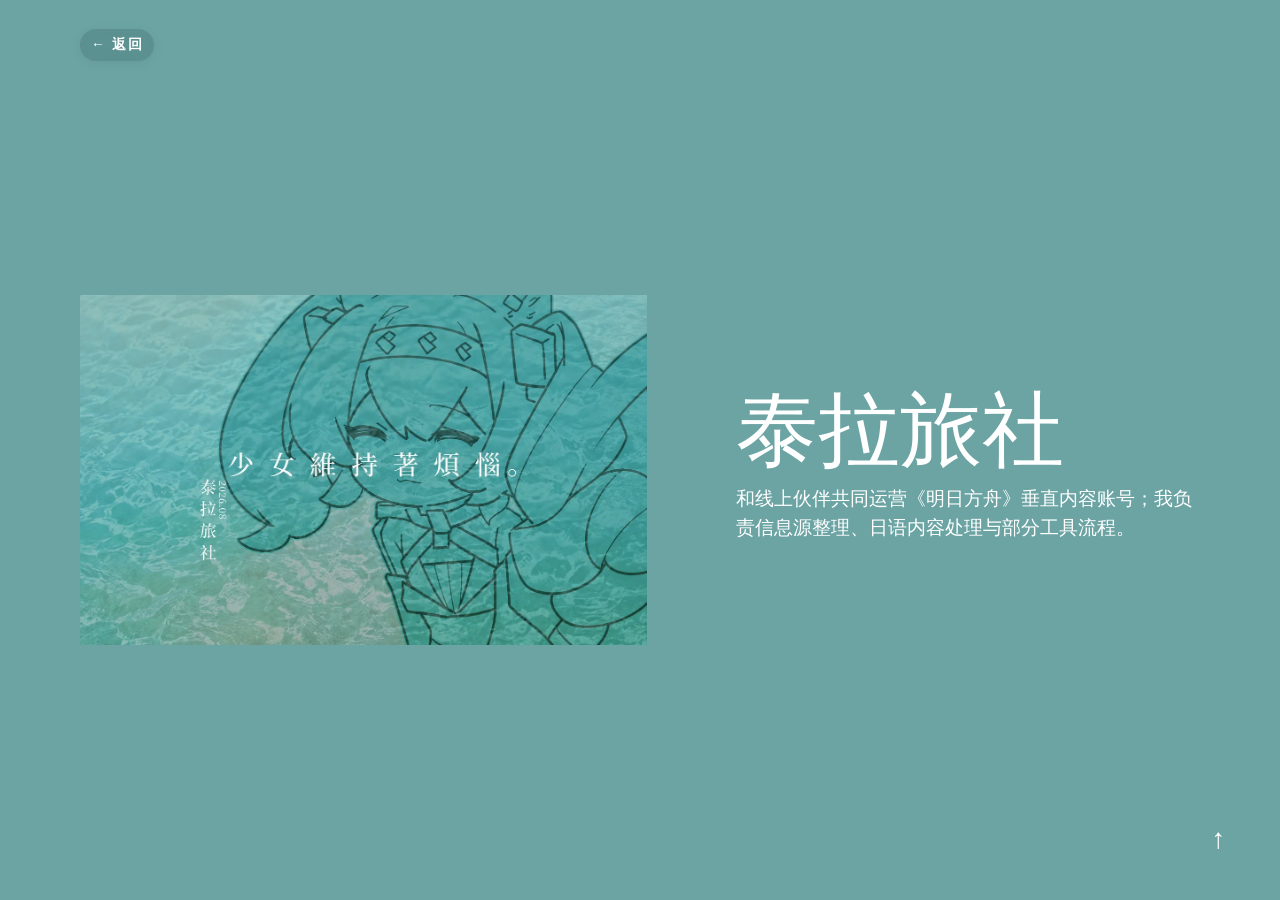
<file: project/1/index.html>
<!DOCTYPE html><html lang="zh-CN"><head><meta charSet="utf-8"/><meta name="viewport" content="width=device-width, initial-scale=1"/><link rel="preload" href="/cms-media/439FAE31-5AEF-4EFA-862E-C268F0C917F0.webp" as="image" fetchPriority="high"/><link rel="stylesheet" href="/_next/static/chunks/0hf4s17i-xmn8.css" data-precedence="next"/><link rel="preload" as="script" fetchPriority="low" href="/_next/static/chunks/1rpyum114dc60.js"/><script src="/_next/static/chunks/27jktro2p5rq9.js" async=""></script><script src="/_next/static/chunks/25o46h8mdjlrg.js" async=""></script><script src="/_next/static/chunks/1wxw8ny0hl5xh.js" async=""></script><script src="/_next/static/chunks/turbopack-0q07ub5x_xbu-.js" async=""></script><script src="/_next/static/chunks/05-c3ty_6dwfk.js" async=""></script><script src="/_next/static/chunks/14mrh2-p_w84d.js" async=""></script><script src="/_next/static/chunks/204h12e2amxmn.js" async=""></script><script src="/_next/static/chunks/1rxncug86bump.js" async=""></script><script src="/_next/static/chunks/3ep_qv69bd5wv.js" async=""></script><script src="/_next/static/chunks/0ztlop7odreuy.js" async=""></script><link rel="preload" as="image" fetchPriority="high" href="/cms-media/439FAE31-5AEF-4EFA-862E-C268F0C917F0.webp"/><title>泰拉旅社｜内容与信息源运营</title><meta name="description" content="与线上伙伴共同运营《明日方舟》垂直内容账号，记录信息源整理、跨语言内容处理和工具流程。"/><meta name="author" content="GAO YUAN"/><meta name="keywords" content="高源,GAO YUAN,内容运营,增长运营,AI 工作流"/><meta name="creator" content="GAO YUAN"/><meta name="publisher" content="GAO YUAN"/><link rel="icon" href="/icon.svg"/><script src="/_next/static/chunks/0cz1d0mv5g_q7.js" noModule=""></script></head><body><div hidden=""><!--$--><!--/$--></div><div id="app"><main class="project-detail" data-direct-reveal-active="true" data-motion-phase="idle" data-project-slug="1" style="--detail-background:#6CA4A4;--detail-color:#fff"><div aria-hidden="true" class="project-direct-reveal" data-duration="650" data-project-direct-reveal="" data-reduced-motion="false" style="--project-direct-duration:650ms"></div><nav class="project-detail__nav"><span class="glass-surface project-detail__nav-capsule"><a href="/?project=1">← <!-- -->返回</a></span></nav><header class="project-detail__hero"><div class="project-detail__hero-media" data-project-hero-media=""><img alt="Y9D8zRAAAMHkvpg2" class=" safe-media" height="986" loading="eager" src="/cms-media/439FAE31-5AEF-4EFA-862E-C268F0C917F0.webp" width="1595"/></div><div class="project-detail__hero-copy"><h1 data-title-size="small" tabindex="-1">泰拉旅社</h1><p data-description-size="medium">和线上伙伴共同运营《明日方舟》垂直内容账号；我负责信息源整理、日语内容处理与部分工具流程。</p></div></header><article class="project-detail__content"><div class="case01-detail"><section class="case01-detail__section case01-detail__overview"><div class="case01-detail__overview-copy"><p class="case01-detail__chapter">01 / 项目概览</p><h2>项目概览</h2><p>泰拉旅社是我和几位线上伙伴从 0 建立的《明日方舟》垂直内容账号。我们持续整理游戏资料、海外内容、创作者作品和活动信息，再把它们处理成国内玩家更容易获取的内容。</p><p>截至现有后台截图记录，账号粉丝总数为 8.6 万。另一张近 90 日数据截图记录了 1356.4 万播放和 5750 净增粉丝。</p><dl class="case01-detail__metrics" aria-label="项目阶段数据"><div><dt>粉丝总数</dt><dd>8.6 万</dd></div><div><dt>近 90 日播放</dt><dd>1356.4 万</dd></div><div><dt>近 90 日净增粉丝</dt><dd>5750</dd></div></dl></div><figure class="case01-detail__figure case01-detail__overview-figure"><div class="case01-detail__media-frame"><img src="/case01/hero-core-overview.webp" alt="B 站近 90 日核心数据概览" loading="lazy"/></div><figcaption>截图更新至 2026 年 8 月 12 日。</figcaption></figure></section><section class="case01-detail__section case01-detail__role-section"><div class="case01-detail__prose"><p class="case01-detail__chapter">02 / 职责边界</p><h2>我在团队里具体负责什么</h2><p>我最早在“豆包兔”约 4 至 5 万粉丝阶段加入，主要做日语内容翻译。原运营者后来因为现实安排停止更新，我和其他伙伴共同建立了泰拉旅社。</p><p>项目中，我主要负责整理合作画师、海外运营账号等公开信息源；处理部分日语内容，使用 AI 初译后再人工校对；支持内容获取工具和游戏资料处理流程。</p></div><div class="case01-detail__ownership" aria-label="项目分工"><article><span>我负责</span><strong>信息源整理</strong><p>筛选值得长期关注的公开账号，减少临时搜索和信息遗漏。</p></article><article><span>我负责</span><strong>日语内容处理</strong><p>使用 AI 初译，再人工校对具体表达和游戏语境。</p></article><article><span>我负责</span><strong>工具流程支持</strong><p>维护部分内容获取工具和游戏资料处理步骤。</p></article><aside><span>团队边界</span><p>英语、韩语内容由其他成员分工，选题是否发布由团队共同判断，剪辑和部分内容制作也由其他成员完成。</p></aside></div></section><section class="case01-detail__section"><div class="case01-detail__prose"><p class="case01-detail__chapter">03 / 内容问题</p><h2>我们先确定信息从哪里来</h2><p>游戏内容分散在官方账号、海外版本、合作画师、活动页面、游戏文件与玩家社区中。普通玩家未必会长期跨平台搜集，更不会逐条处理外语内容，但这不代表他们没有兴趣。</p><p>我们把内容工作往前推了一步：先整理值得长期关注的信息源，再讨论哪些内容值得翻译、制作和发布。日服原创漫画就是一种典型内容。它只有日语版本，国内玩家的获取门槛不在兴趣，而在发现、语言和整理成本。</p></div><div class="case01-detail__source-map" aria-label="分散的内容来源"><span><i>01</i>官方账号</span><span><i>02</i>日服与国际服</span><span><i>03</i>合作画师</span><span><i>04</i>活动页面</span><span><i>05</i>游戏资料</span><span><i>06</i>玩家社区</span><strong>分散信息<br/>国内玩家</strong></div><div class="case01-detail__manga-comparison" aria-label="日服原创漫画翻译前后对照"><article><div class="case01-detail__manga-pair"><figure><span>日文原图</span><img src="/case01/manga-ja-01.webp" alt="日服原创角色漫画第 01 页日文原图" loading="lazy"/></figure><figure><span>中文处理稿</span><img src="/case01/manga-zh-01.webp" alt="日服原创角色漫画第 01 页中文处理稿" loading="lazy"/></figure></div><p>第 <!-- -->01<!-- --> 页：从日文原图到翻译、校对和嵌字后的中文版本。</p></article><article><div class="case01-detail__manga-pair"><figure><span>日文原图</span><img src="/case01/manga-ja-02.webp" alt="日服原创角色漫画第 02 页日文原图" loading="lazy"/></figure><figure><span>中文处理稿</span><img src="/case01/manga-zh-02.webp" alt="日服原创角色漫画第 02 页中文处理稿" loading="lazy"/></figure></div><p>第 <!-- -->02<!-- --> 页：从日文原图到翻译、校对和嵌字后的中文版本。</p></article></div></section><section class="case01-detail__section case01-detail__workflow-section"><div class="case01-detail__prose"><p class="case01-detail__chapter">04 / 信息源流程</p><h2>把临时搜索变成一条可重复的流程</h2><p>我整理曾与官方合作、为游戏供稿或长期创作相关内容的账号，将其纳入信息源名单。公开动态更新后，由工具把图片和文本同步到工作群，团队再判断是否值得继续处理。</p><p>工具负责把有价值的信息及时送到团队面前，内容本身仍由人判断和制作。</p></div><ol class="case01-detail__workflow" aria-label="信息处理流程"><li><span>01</span><strong>信息源名单</strong></li><li><span>02</span><strong>自动监控</strong></li><li><span>03</span><strong>同步至工作群</strong></li><li><span>04</span><strong>团队判断</strong></li><li><span>05</span><strong>翻译与整理</strong></li><li><span>06</span><strong>制作与发布</strong></li></ol><figure class="case01-detail__figure case01-detail__bot-success"><div class="case01-detail__media-frame"><img src="/case01/bot-success-help.webp" alt="QQ Bot 正常返回帮助菜单和数据处理指令" loading="lazy"/></div><figcaption>Bot 正常响应并返回可调用的处理指令。该截图用于证明工具可以成功响应，不代替创作者动态回传记录。</figcaption></figure></section><section class="case01-detail__section case01-detail__failure-section"><div class="case01-detail__prose"><p class="case01-detail__chapter">05 / 失败与修正</p><h2>自动化第一次失效时，我才看清它的边界</h2><p>早期的游戏资料处理依赖固定脚本。官方调整安装包或资源格式后，原脚本会直接失效。现有群聊截图里，管理员发出“下载游戏数据”指令，Bot 返回的结果只有“游戏数据下载失败”。</p><p>资讯内容有时效性，脚本失效不只是技术问题，还会拖慢后续整理和发布。后来我开始使用 Codex 辅助处理重复的资料任务，并把已经验证的操作保存成可重复调用的步骤。AI 可以加快排查和执行，但输入是否正确、结果能不能使用，仍然需要人工检查。</p><div class="case01-detail__failure-flow" aria-label="自动化失败与修正"><span>固定脚本</span><i>→</i><span>格式变化</span><i>→</i><b>执行失败</b><i>→</i><span>人工排查</span><i>→</i><span>更新步骤</span></div></div><figure class="case01-detail__figure case01-detail__failure-figure"><div class="case01-detail__media-frame"><img src="/case01/failure-bot.webp" alt="旧版 Bot 下载游戏数据失败的群聊记录" loading="lazy"/></div><figcaption>这张图只证明固定脚本在格式变化后会失败，不证明正常的信息监控流程。</figcaption></figure></section><section class="case01-detail__section case01-detail__results-section"><div class="case01-detail__prose"><p class="case01-detail__chapter">06 / 阶段结果</p><h2>结果要看趋势，也要看数据是怎么来的</h2><p>现有后台材料记录了近 90 日核心数据、周度播放表现和粉丝变化。粉丝曲线从约 7.8 万上升到 8.6 万；某周播放为 54.8 万，较上一周增加 42.5%。这些截图说明账号仍在持续更新，也说明不同内容带来的流量并不均匀。</p></div><div class="case01-detail__results-grid"><figure class="case01-detail__figure"><div class="case01-detail__media-frame"><img src="/case01/follower-growth.webp" alt="近 90 日粉丝变化趋势" loading="lazy"/></div><figcaption>2026 年 5 月 15 日至 8 月 12 日的粉丝总量变化，用于观察趋势，不单独证明某项工作的增长因果。</figcaption></figure><figure class="case01-detail__figure"><div class="case01-detail__media-frame"><img src="/case01/performance-analysis.webp" alt="周度播放分析" loading="lazy"/></div><figcaption>该周总播放为 54.8 万，较上一周增加 42.5%；后台同时提示主要增长来自游客播放，需要继续关注粉丝转化。</figcaption></figure></div><p class="case01-detail__result-note">我不会用这些数字证明“某个工具带来了增长”。它们能证明的是，团队建立的内容账号仍在运转，而信息源、处理效率和内容判断共同支撑了这段长期运营。</p></section><section class="case01-detail__section case01-detail__reflection"><div class="case01-detail__prose"><p class="case01-detail__chapter">07 / 项目复盘</p><h2>这段经历留下的工作方法</h2><p>我以前更容易把内容运营理解成选题、翻译和发布。泰拉旅社让我意识到，真正影响效率的工作常常发生在发布之前：信息从哪里来，谁来判断，语言和格式怎么处理，工具失败后由谁接住。</p><p>现在遇到类似任务，我会先把信息源和人工判断节点理清，再决定哪部分适合交给工具。这比单纯追求“全自动”更慢一点，却更可靠，也更符合真实的团队协作。</p></div></section></div></article><footer class="project-detail__footer" aria-label="项目切换"><a class="project-detail__footer-link project-detail__footer-link--previous" href="/project/8/">← <span>结语</span></a><span class="project-detail__footer-current">泰拉旅社</span><a class="project-detail__footer-link project-detail__footer-link--next" href="/project/2/"><span>码上飞</span> →</a></footer><button aria-label="返回顶部" class="project-detail__back-to-top" type="button">↑</button></main><!--$--><!--/$--></div><div aria-hidden="true" data-cover-duration="1000" data-motion-overlay="" data-phase="idle" data-reveal-duration="0" data-total-duration="1000" style="--motion-color:#111111;--motion-text-color:#ffffff;color:#ffffff;inset:0;overflow:visible;pointer-events:none;position:fixed;z-index:1000"><div aria-hidden="true" data-motion-cover="" data-reduced-motion="false" style="--motion-cover-duration:0ms;background:#111111;clip-path:inset(0 0 0 100%);inset:0;opacity:0;position:absolute;transition:none;z-index:1"></div></div><script src="/_next/static/chunks/1rpyum114dc60.js" id="_R_" async=""></script><script>(self.__next_f=self.__next_f||[]).push([0])</script><script>self.__next_f.push([1,"1:\"$Sreact.fragment\"\n2:I[92130,[\"/_next/static/chunks/05-c3ty_6dwfk.js\",\"/_next/static/chunks/14mrh2-p_w84d.js\",\"/_next/static/chunks/204h12e2amxmn.js\"],\"MotionProvider\"]\n3:I[39756,[\"/_next/static/chunks/05-c3ty_6dwfk.js\",\"/_next/static/chunks/14mrh2-p_w84d.js\",\"/_next/static/chunks/204h12e2amxmn.js\"],\"default\"]\n4:I[37457,[\"/_next/static/chunks/05-c3ty_6dwfk.js\",\"/_next/static/chunks/14mrh2-p_w84d.js\",\"/_next/static/chunks/204h12e2amxmn.js\"],\"default\"]\n5:I[22016,[\"/_next/static/chunks/05-c3ty_6dwfk.js\",\"/_next/static/chunks/14mrh2-p_w84d.js\",\"/_next/static/chunks/204h12e2amxmn.js\",\"/_next/static/chunks/1rxncug86bump.js\"],\"\"]\n7:I[97367,[\"/_next/static/chunks/05-c3ty_6dwfk.js\",\"/_next/static/chunks/14mrh2-p_w84d.js\",\"/_next/static/chunks/204h12e2amxmn.js\"],\"OutletBoundary\"]\n8:\"$Sreact.suspense\"\nb:I[97367,[\"/_next/static/chunks/05-c3ty_6dwfk.js\",\"/_next/static/chunks/14mrh2-p_w84d.js\",\"/_next/static/chunks/204h12e2amxmn.js\"],\"ViewportBoundary\"]\nd:I[97367,[\"/_next/static/chunks/05-c3ty_6dwfk.js\",\"/_next/static/chunks/14mrh2-p_w84d.js\",\"/_next/static/chunks/204h12e2amxmn.js\"],\"MetadataBoundary\"]\nf:I[68027,[\"/_next/static/chunks/05-c3ty_6dwfk.js\",\"/_next/static/chunks/14mrh2-p_w84d.js\",\"/_next/static/chunks/204h12e2amxmn.js\"],\"default\",1]\n:HL[\"/_next/static/chunks/0hf4s17i-xmn8.css\",\"style\"]\n:HL[\"/cms-media/439FAE31-5AEF-4EFA-862E-C268F0C917F0.webp\",\"image\",{\"fetchPriority\":\"high\"}]\n"])</script><script>self.__next_f.push([1,"0:{\"P\":null,\"c\":[\"\",\"project\",\"1\",\"\"],\"q\":\"\",\"i\":false,\"f\":[[[\"\",{\"children\":[\"project\",{\"children\":[[\"slug\",\"1\",\"d\",null],{\"children\":[\"__PAGE__\",{}]}]}]},\"$undefined\",\"$undefined\",16],[[\"$\",\"$1\",\"c\",{\"children\":[[[\"$\",\"link\",\"0\",{\"rel\":\"stylesheet\",\"href\":\"/_next/static/chunks/0hf4s17i-xmn8.css\",\"precedence\":\"next\",\"crossOrigin\":\"$undefined\",\"nonce\":\"$undefined\"}],[\"$\",\"script\",\"script-0\",{\"src\":\"/_next/static/chunks/05-c3ty_6dwfk.js\",\"async\":true,\"nonce\":\"$undefined\"}],[\"$\",\"script\",\"script-1\",{\"src\":\"/_next/static/chunks/14mrh2-p_w84d.js\",\"async\":true,\"nonce\":\"$undefined\"}],[\"$\",\"script\",\"script-2\",{\"src\":\"/_next/static/chunks/204h12e2amxmn.js\",\"async\":true,\"nonce\":\"$undefined\"}]],[\"$\",\"html\",null,{\"lang\":\"zh-CN\",\"children\":[[\"$\",\"head\",null,{\"children\":[\"$\",\"link\",null,{\"rel\":\"preload\",\"as\":\"image\",\"fetchPriority\":\"high\",\"href\":\"/cms-media/439FAE31-5AEF-4EFA-862E-C268F0C917F0.webp\"}]}],[\"$\",\"body\",null,{\"children\":[\"$\",\"$L2\",null,{\"children\":[\"$\",\"div\",null,{\"id\":\"app\",\"children\":[\"$\",\"$L3\",null,{\"parallelRouterKey\":\"children\",\"error\":\"$undefined\",\"errorStyles\":\"$undefined\",\"errorScripts\":\"$undefined\",\"template\":[\"$\",\"$L4\",null,{}],\"templateStyles\":\"$undefined\",\"templateScripts\":\"$undefined\",\"notFound\":[[[\"$\",\"title\",null,{\"children\":\"404: This page could not be found.\"}],[\"$\",\"div\",null,{\"style\":{\"fontFamily\":\"system-ui,\\\"Segoe UI\\\",Roboto,Helvetica,Arial,sans-serif,\\\"Apple Color Emoji\\\",\\\"Segoe UI Emoji\\\"\",\"height\":\"100vh\",\"textAlign\":\"center\",\"display\":\"flex\",\"flexDirection\":\"column\",\"alignItems\":\"center\",\"justifyContent\":\"center\"},\"children\":[\"$\",\"div\",null,{\"children\":[[\"$\",\"style\",null,{\"dangerouslySetInnerHTML\":{\"__html\":\"body{color:#000;background:#fff;margin:0}.next-error-h1{border-right:1px solid rgba(0,0,0,.3)}@media (prefers-color-scheme:dark){body{color:#fff;background:#000}.next-error-h1{border-right:1px solid rgba(255,255,255,.3)}}\"}}],[\"$\",\"h1\",null,{\"className\":\"next-error-h1\",\"style\":{\"display\":\"inline-block\",\"margin\":\"0 20px 0 0\",\"padding\":\"0 23px 0 0\",\"fontSize\":24,\"fontWeight\":500,\"verticalAlign\":\"top\",\"lineHeight\":\"49px\"},\"children\":404}],[\"$\",\"div\",null,{\"style\":{\"display\":\"inline-block\"},\"children\":[\"$\",\"h2\",null,{\"style\":{\"fontSize\":14,\"fontWeight\":400,\"lineHeight\":\"49px\",\"margin\":0},\"children\":\"This page could not be found.\"}]}]]}]}]],[]],\"forbidden\":\"$undefined\",\"unauthorized\":\"$undefined\"}]}]}]}]]}]]}],{\"children\":[[\"$\",\"$1\",\"c\",{\"children\":[null,[\"$\",\"$L3\",null,{\"parallelRouterKey\":\"children\",\"error\":\"$undefined\",\"errorStyles\":\"$undefined\",\"errorScripts\":\"$undefined\",\"template\":[\"$\",\"$L4\",null,{}],\"templateStyles\":\"$undefined\",\"templateScripts\":\"$undefined\",\"notFound\":\"$undefined\",\"forbidden\":\"$undefined\",\"unauthorized\":\"$undefined\"}]]}],{\"children\":[[\"$\",\"$1\",\"c\",{\"children\":[null,[\"$\",\"$L3\",null,{\"parallelRouterKey\":\"children\",\"error\":\"$undefined\",\"errorStyles\":\"$undefined\",\"errorScripts\":\"$undefined\",\"template\":[\"$\",\"$L4\",null,{}],\"templateStyles\":\"$undefined\",\"templateScripts\":\"$undefined\",\"notFound\":[[\"$\",\"main\",null,{\"className\":\"project-not-found\",\"children\":[[\"$\",\"p\",null,{\"children\":\"这个项目页面不存在。\"}],[\"$\",\"$L5\",null,{\"href\":\"/\",\"children\":\"返回首页\"}]]}],[]],\"forbidden\":\"$undefined\",\"unauthorized\":\"$undefined\"}]]}],{\"children\":[[\"$\",\"$1\",\"c\",{\"children\":[\"$L6\",[[\"$\",\"script\",\"script-0\",{\"src\":\"/_next/static/chunks/3ep_qv69bd5wv.js\",\"async\":true,\"nonce\":\"$undefined\"}],[\"$\",\"script\",\"script-1\",{\"src\":\"/_next/static/chunks/0ztlop7odreuy.js\",\"async\":true,\"nonce\":\"$undefined\"}]],[\"$\",\"$L7\",null,{\"children\":[\"$\",\"$8\",null,{\"name\":\"Next.MetadataOutlet\",\"children\":\"$@9\"}]}]]}],{},null,false,null]},null,false,\"$@a\"]},null,false,\"$@a\"]},null,false,null],[\"$\",\"$1\",\"h\",{\"children\":[null,[\"$\",\"$Lb\",null,{\"children\":\"$Lc\"}],[\"$\",\"div\",null,{\"hidden\":true,\"children\":[\"$\",\"$Ld\",null,{\"children\":[\"$\",\"$8\",null,{\"name\":\"Next.Metadata\",\"children\":\"$Le\"}]}]}],null]}],false]],\"m\":\"$undefined\",\"G\":[\"$f\",[[\"$\",\"link\",\"0\",{\"rel\":\"stylesheet\",\"href\":\"/_next/static/chunks/0hf4s17i-xmn8.css\",\"precedence\":\"next\",\"crossOrigin\":\"$undefined\",\"nonce\":\"$undefined\"}]]],\"S\":true,\"h\":null,\"s\":\"$undefined\",\"l\":\"$undefined\",\"p\":\"$undefined\",\"d\":\"$undefined\",\"b\":\"Pv-P2JW_3l8u8mFLCrpt_\"}\n"])</script><script>self.__next_f.push([1,"10:[]\na:\"$W10\"\n"])</script><script>self.__next_f.push([1,"11:I[21594,[\"/_next/static/chunks/05-c3ty_6dwfk.js\",\"/_next/static/chunks/14mrh2-p_w84d.js\",\"/_next/static/chunks/204h12e2amxmn.js\",\"/_next/static/chunks/3ep_qv69bd5wv.js\",\"/_next/static/chunks/0ztlop7odreuy.js\"],\"ProjectDetail\"]\n"])</script><script>self.__next_f.push([1,"6:[\"$\",\"$L11\",null,{\"backHomeLabel\":\"返回\",\"navigationProjects\":{\"previous\":{\"id\":\"8\",\"slug\":\"8\",\"status\":\"published\",\"displayTitle\":\"结语\",\"description\":\"感谢您看到这里！如果您还没看右上角的关于我，可以看完后再阅读本条～\",\"displayTitleSize\":\"medium\",\"descriptionSize\":\"medium\",\"transitionMessage\":\"Robin Noguier\",\"order\":8,\"colors\":{\"primary\":\"#ffffff\",\"secondary\":\"#000000\",\"textMode\":\"light\"},\"showcase\":{\"thumbnail\":{\"id\":\"308\",\"url\":\"/cms-media/538B61A8-32C9-432C-B948-7F7C06934B86.webp\",\"alt\":\"XuOrYxAAACIAhRbF\",\"mimeType\":\"image/webp\",\"width\":1536,\"height\":1024,\"duration\":\"$undefined\"},\"previewVideo\":\"$undefined\",\"previewFrames\":[]},\"detail\":{\"enabled\":true,\"heroTitle\":\"$undefined\",\"heroTitleSize\":\"medium\",\"heroDescription\":\"With Russian photographer Elena Iv-Skaya, I created a portfolio that matches her rich and colorful style.\",\"heroDescriptionSize\":\"medium\",\"heroMedia\":\"$undefined\",\"intro\":\"$undefined\",\"introSize\":\"medium\",\"sections\":[{\"id\":\"iv-skaya-section-1\",\"layout\":\"media-left\",\"media\":\"$undefined\",\"content\":{\"root\":{\"children\":[{\"children\":[{\"detail\":0,\"format\":0,\"mode\":\"normal\",\"style\":\"\",\"text\":\"2019\",\"type\":\"text\",\"version\":1}],\"direction\":null,\"format\":\"\",\"indent\":0,\"type\":\"paragraph\",\"version\":1,\"textFormat\":0,\"textStyle\":\"\"}],\"direction\":null,\"format\":\"\",\"indent\":0,\"type\":\"root\",\"version\":1}},\"fontSize\":\"medium\"},{\"id\":\"iv-skaya-section-2\",\"layout\":\"media-right\",\"media\":\"$undefined\",\"content\":{\"root\":{\"children\":[{\"children\":[{\"detail\":0,\"format\":0,\"mode\":\"normal\",\"style\":\"\",\"text\":\"The design needed to be as elegant and clean as possible. I chose a serif font that felt like one you’d see in a fashion newspaper, and plenty of negative space ensures that the pictures do not fight with each other for attention. I also used very muted colors to keep the focus on the saturated ones in Elena’s photos.\",\"type\":\"text\",\"version\":1}],\"direction\":null,\"format\":\"\",\"indent\":0,\"type\":\"paragraph\",\"version\":1,\"textFormat\":0,\"textStyle\":\"\"}],\"direction\":null,\"format\":\"\",\"indent\":0,\"type\":\"root\",\"version\":1}},\"fontSize\":\"medium\"}],\"legacyBlocks\":[]},\"seo\":{\"title\":\"结语 | 高源的独立站简历\",\"description\":\"\",\"image\":\"$undefined\"}},\"next\":{\"id\":\"2\",\"slug\":\"2\",\"status\":\"published\",\"displayTitle\":\"码上飞\",\"description\":\"参与 AI 应用生成产品的社区活动、海外 Creator 筛选与合作跟进，负责整理反馈、同步进度并协调异常处理。\",\"displayTitleSize\":\"medium\",\"descriptionSize\":\"medium\",\"transitionMessage\":\"Robin Noguier\",\"order\":2,\"colors\":{\"primary\":\"#f5f8ff\",\"secondary\":\"#FC6A3B\",\"textMode\":\"dark\"},\"showcase\":{\"thumbnail\":{\"id\":\"68\",\"url\":\"/cms-media/98e1ec16c7359ebffdab7fbe82454f6a-1.webp\",\"alt\":\"X2o15xAAACQAizWg\",\"mimeType\":\"image/webp\",\"width\":2736,\"height\":1690,\"duration\":\"$undefined\"},\"previewVideo\":\"$undefined\",\"previewFrames\":[]},\"detail\":{\"enabled\":true,\"heroTitle\":\"$undefined\",\"heroTitleSize\":\"medium\",\"heroDescription\":\"参与 AI 应用生成产品的社区活动、海外 Creator 筛选与合作跟进，负责整理反馈、同步进度并协调异常处理。\",\"heroDescriptionSize\":\"medium\",\"heroMedia\":\"$undefined\",\"intro\":\"$undefined\",\"introSize\":\"medium\",\"sections\":[{\"id\":\"esperanto-section-1\",\"layout\":\"media-left\",\"media\":\"$undefined\",\"content\":{\"root\":{\"type\":\"root\",\"children\":[{\"children\":[{\"type\":\"text\",\"detail\":0,\"format\":0,\"mode\":\"normal\",\"style\":\"\",\"text\":\"2018 - Year Long Project\",\"version\":1}],\"direction\":null,\"format\":\"\",\"indent\":0,\"version\":1,\"type\":\"paragraph\",\"textFormat\":0,\"textStyle\":\"\"}],\"direction\":null,\"format\":\"\",\"indent\":0,\"version\":1}},\"fontSize\":\"medium\"},{\"id\":\"esperanto-section-2\",\"layout\":\"media-right\",\"media\":\"$undefined\",\"content\":{\"root\":{\"type\":\"root\",\"children\":[{\"children\":[{\"type\":\"text\",\"detail\":0,\"format\":0,\"mode\":\"normal\",\"style\":\"\",\"text\":\"I knew nothing about interviews so I started by learning more about journalism. I also read a ton of interviews about creatives to detect the common questions that I should avoid in order to be original.\",\"version\":1}],\"direction\":null,\"format\":\"\",\"indent\":0,\"version\":1,\"type\":\"paragraph\",\"textFormat\":0,\"textStyle\":\"\"}],\"direction\":null,\"format\":\"\",\"indent\":0,\"version\":1}},\"fontSize\":\"medium\"},{\"id\":\"esperanto-section-3\",\"layout\":\"media-full\",\"media\":\"$undefined\",\"content\":{\"root\":{\"type\":\"root\",\"children\":[{\"children\":[{\"type\":\"text\",\"detail\":0,\"format\":0,\"mode\":\"normal\",\"style\":\"\",\"text\":\"I went to 16 different workplaces. I got to see from the inside how creative people work across the globe and I was able to connect with them in a personal way. It usually took half a day to meet, get a tour of the office, do the interview, and take the pictures. We often went to grab some food afterward.\",\"version\":1}],\"direction\":null,\"format\":\"\",\"indent\":0,\"version\":1,\"type\":\"paragraph\",\"textFormat\":0,\"textStyle\":\"\"}],\"direction\":null,\"format\":\"\",\"indent\":0,\"version\":1}},\"fontSize\":\"medium\"}],\"legacyBlocks\":[]},\"seo\":{\"title\":\"码上飞 | 高源的独立站简历\",\"description\":\"\",\"image\":\"$undefined\"}}},\"project\":{\"id\":\"1\",\"slug\":\"1\",\"status\":\"published\",\"displayTitle\":\"泰拉旅社\",\"description\":\"和线上伙伴共同运营《明日方舟》垂直内容账号；我负责信息源整理、日语内容处理与部分工具流程。\",\"displayTitleSize\":\"medium\",\"descriptionSize\":\"medium\",\"transitionMessage\":\"继续看一条内容怎样从分散信息走到发布。\",\"order\":1,\"colors\":{\"primary\":\"#6CA4A4\",\"secondary\":\"#FDFCFD\",\"textMode\":\"light\"},\"showcase\":{\"thumbnail\":{\"id\":\"1\",\"url\":\"/cms-media/439FAE31-5AEF-4EFA-862E-C268F0C917F0.webp\",\"alt\":\"Y9D8zRAAAMHkvpg2\",\"mimeType\":\"image/webp\",\"width\":1595,\"height\":986,\"duration\":\"$undefined\"},\"previewVideo\":\"$undefined\",\"previewFrames\":[]},\"detail\":{\"enabled\":true,\"heroTitle\":\"泰拉旅社\",\"heroTitleSize\":\"small\",\"heroDescription\":\"和线上伙伴共同运营《明日方舟》垂直内容账号；我负责信息源整理、日语内容处理与部分工具流程。\",\"heroDescriptionSize\":\"medium\",\"heroMedia\":\"$undefined\",\"intro\":{\"root\":{\"children\":[{\"children\":[{\"detail\":0,\"format\":1,\"mode\":\"normal\",\"style\":\"\",\"text\":\"泰拉旅社，是我\",\"type\":\"text\",\"version\":1},{\"detail\":0,\"format\":0,\"mode\":\"normal\",\"style\":\"\",\"text\":\"与线上伙伴从 0 共同建立的《明日方舟》垂直内容账号。\",\"type\":\"text\",\"version\":1}],\"direction\":null,\"format\":\"\",\"indent\":0,\"type\":\"heading\",\"version\":1,\"tag\":\"h3\"},{\"children\":[{\"detail\":0,\"format\":0,\"mode\":\"normal\",\"style\":\"\",\"text\":\"围绕游戏资料、海外内容、创作者作品与活动信息进行持续整理与发布。\",\"type\":\"text\",\"version\":1}],\"direction\":null,\"format\":\"\",\"indent\":0,\"type\":\"heading\",\"version\":1,\"tag\":\"h3\"}],\"direction\":null,\"format\":\"\",\"indent\":0,\"type\":\"root\",\"version\":1}},\"introSize\":\"medium\",\"sections\":[{\"id\":\"fun-section-1\",\"layout\":\"media-full\",\"media\":\"$undefined\",\"content\":{\"root\":{\"children\":[{\"children\":[{\"detail\":0,\"format\":0,\"mode\":\"normal\",\"style\":\"\",\"text\":\"账号目前数据\",\"type\":\"text\",\"version\":1}],\"direction\":null,\"format\":\"\",\"indent\":0,\"type\":\"paragraph\",\"version\":1,\"textFormat\":0,\"textStyle\":\"\"}],\"direction\":null,\"format\":\"\",\"indent\":0,\"type\":\"root\",\"version\":1}},\"fontSize\":\"xlarge\"},{\"id\":\"fun-section-2\",\"layout\":\"media-right\",\"media\":\"$undefined\",\"content\":{\"root\":{\"children\":[{\"children\":[{\"detail\":0,\"format\":0,\"mode\":\"normal\",\"style\":\"\",\"text\":\"We decided to start with a 4 profiles grid to let users only open profiles they are interested in and remove the guilt of passing on people. It also allowed us to be different from that usual one-card feed.\",\"type\":\"text\",\"version\":1}],\"direction\":null,\"format\":\"\",\"indent\":0,\"type\":\"paragraph\",\"version\":1,\"textFormat\":0,\"textStyle\":\"\"}],\"direction\":null,\"format\":\"\",\"indent\":0,\"type\":\"root\",\"version\":1}},\"fontSize\":\"medium\"},{\"id\":\"fun-section-3\",\"layout\":\"media-full\",\"media\":\"$undefined\",\"content\":{\"root\":{\"children\":[{\"children\":[{\"detail\":0,\"format\":0,\"mode\":\"normal\",\"style\":\"\",\"text\":\" If you liked a person you see a 💖, and it becomes a 🤞finger crossed to show that you are hoping that this like becomes a match. The 3D rotation is to show that you are \\\"passing\\\" on the people you didn't like.  \",\"type\":\"text\",\"version\":1}],\"direction\":null,\"format\":\"\",\"indent\":0,\"type\":\"paragraph\",\"version\":1,\"textFormat\":0,\"textStyle\":\"\"}],\"direction\":null,\"format\":\"\",\"indent\":0,\"type\":\"root\",\"version\":1}},\"fontSize\":\"medium\"}],\"legacyBlocks\":[]},\"seo\":{\"title\":\"泰拉旅社｜内容与信息源运营\",\"description\":\"与线上伙伴共同运营《明日方舟》垂直内容账号，记录信息源整理、跨语言内容处理和工具流程。\",\"image\":\"$undefined\"}}}]\n"])</script><script>self.__next_f.push([1,"c:[[\"$\",\"meta\",\"0\",{\"charSet\":\"utf-8\"}],[\"$\",\"meta\",\"1\",{\"name\":\"viewport\",\"content\":\"width=device-width, initial-scale=1\"}]]\n"])</script><script>self.__next_f.push([1,"12:I[27201,[\"/_next/static/chunks/05-c3ty_6dwfk.js\",\"/_next/static/chunks/14mrh2-p_w84d.js\",\"/_next/static/chunks/204h12e2amxmn.js\"],\"IconMark\"]\n9:null\ne:[[\"$\",\"title\",\"0\",{\"children\":\"泰拉旅社｜内容与信息源运营\"}],[\"$\",\"meta\",\"1\",{\"name\":\"description\",\"content\":\"与线上伙伴共同运营《明日方舟》垂直内容账号，记录信息源整理、跨语言内容处理和工具流程。\"}],[\"$\",\"meta\",\"2\",{\"name\":\"author\",\"content\":\"GAO YUAN\"}],[\"$\",\"meta\",\"3\",{\"name\":\"keywords\",\"content\":\"高源,GAO YUAN,内容运营,增长运营,AI 工作流\"}],[\"$\",\"meta\",\"4\",{\"name\":\"creator\",\"content\":\"GAO YUAN\"}],[\"$\",\"meta\",\"5\",{\"name\":\"publisher\",\"content\":\"GAO YUAN\"}],[\"$\",\"link\",\"6\",{\"rel\":\"icon\",\"href\":\"/icon.svg\"}],[\"$\",\"$L12\",\"7\",{}]]\n"])</script></body></html>
</file>
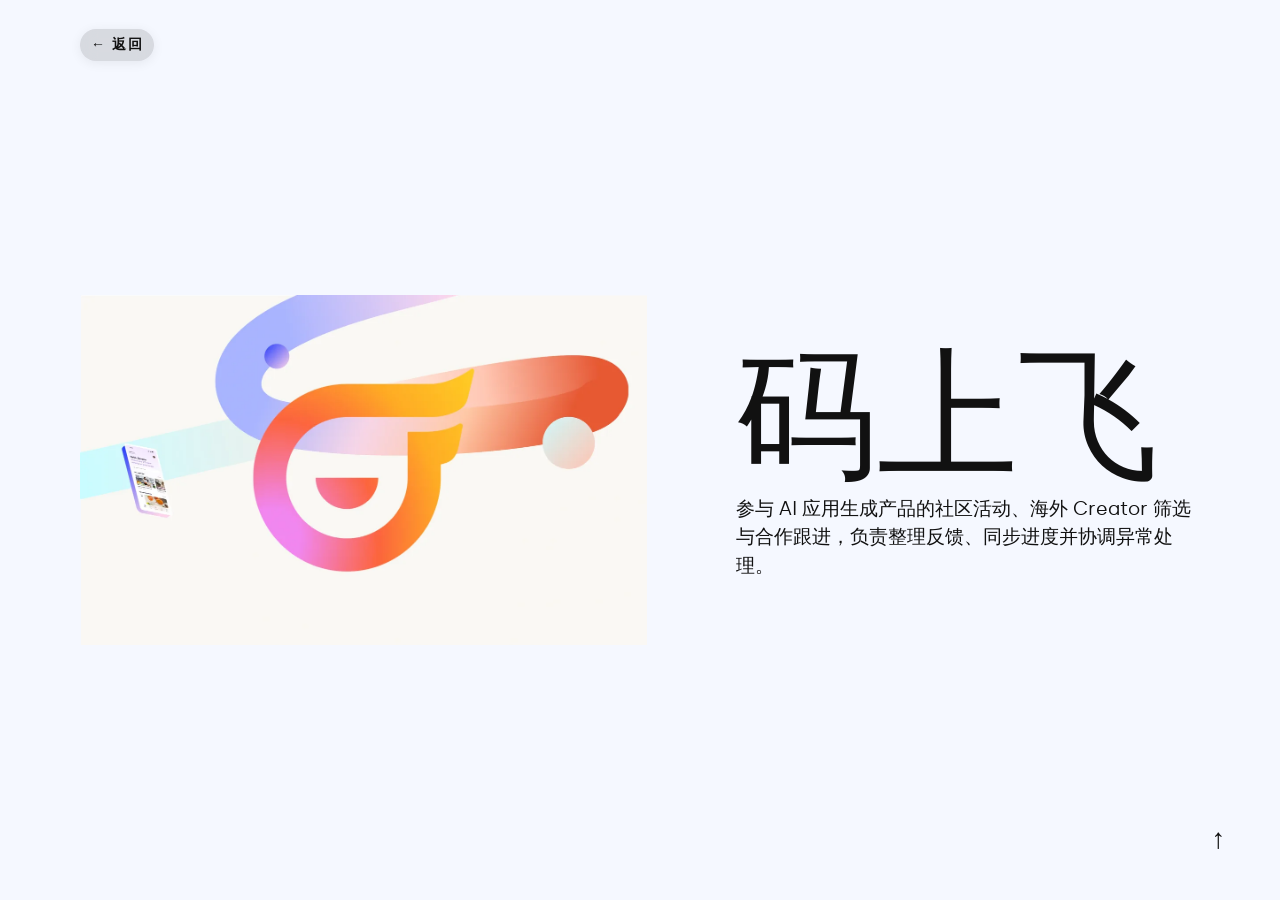
<file: project/2/index.html>
<!DOCTYPE html><html lang="zh-CN"><head><meta charSet="utf-8"/><meta name="viewport" content="width=device-width, initial-scale=1"/><link rel="preload" href="/cms-media/439FAE31-5AEF-4EFA-862E-C268F0C917F0.webp" as="image" fetchPriority="high"/><link rel="preload" as="image" href="/cms-media/98e1ec16c7359ebffdab7fbe82454f6a-1.webp"/><link rel="stylesheet" href="/_next/static/chunks/0hf4s17i-xmn8.css" data-precedence="next"/><link rel="preload" as="script" fetchPriority="low" href="/_next/static/chunks/1rpyum114dc60.js"/><script src="/_next/static/chunks/27jktro2p5rq9.js" async=""></script><script src="/_next/static/chunks/25o46h8mdjlrg.js" async=""></script><script src="/_next/static/chunks/1wxw8ny0hl5xh.js" async=""></script><script src="/_next/static/chunks/turbopack-0q07ub5x_xbu-.js" async=""></script><script src="/_next/static/chunks/05-c3ty_6dwfk.js" async=""></script><script src="/_next/static/chunks/14mrh2-p_w84d.js" async=""></script><script src="/_next/static/chunks/204h12e2amxmn.js" async=""></script><script src="/_next/static/chunks/1rxncug86bump.js" async=""></script><script src="/_next/static/chunks/3ep_qv69bd5wv.js" async=""></script><script src="/_next/static/chunks/0ztlop7odreuy.js" async=""></script><link rel="preload" as="image" fetchPriority="high" href="/cms-media/439FAE31-5AEF-4EFA-862E-C268F0C917F0.webp"/><title>码上飞 | 高源的独立站简历</title><meta name="author" content="GAO YUAN"/><meta name="keywords" content="高源,GAO YUAN,内容运营,增长运营,AI 工作流"/><meta name="creator" content="GAO YUAN"/><meta name="publisher" content="GAO YUAN"/><link rel="icon" href="/icon.svg"/><script src="/_next/static/chunks/0cz1d0mv5g_q7.js" noModule=""></script></head><body><div hidden=""><!--$--><!--/$--></div><div id="app"><main class="project-detail" data-direct-reveal-active="true" data-motion-phase="idle" data-project-slug="2" style="--detail-background:#f5f8ff;--detail-color:#111"><div aria-hidden="true" class="project-direct-reveal" data-duration="650" data-project-direct-reveal="" data-reduced-motion="false" style="--project-direct-duration:650ms"></div><nav class="project-detail__nav"><span class="glass-surface project-detail__nav-capsule"><a href="/?project=2">← <!-- -->返回</a></span></nav><header class="project-detail__hero"><div class="project-detail__hero-media" data-project-hero-media=""><img alt="X2o15xAAACQAizWg" class=" safe-media" height="1690" loading="eager" src="/cms-media/98e1ec16c7359ebffdab7fbe82454f6a-1.webp" width="2736"/></div><div class="project-detail__hero-copy"><h1 data-title-size="medium" tabindex="-1">码上飞</h1><p data-description-size="medium">参与 AI 应用生成产品的社区活动、海外 Creator 筛选与合作跟进，负责整理反馈、同步进度并协调异常处理。</p></div></header><article class="project-detail__content"><div class="case02-detail"><section class="case02-detail__section case02-detail__article-hero"><p class="case02-detail__kicker">CASE 02 / CODEFLYING / OPERATIONS INTERNSHIP</p><p class="case02-detail__project-name">CodeFlying（码上飞）</p><h2>名单之外，<br/>合作才真正开始</h2><p class="case02-detail__lead">在一款面向 C 端用户的 AI 应用生成产品中，我先参与社区 UGC 活动，随后进入海外 Creator 的筛选与合作跟进。真正让我理解产品运营的，不是整理出一份达人名单，而是一次合作因产品问题停下来之后，我需要怎样把外部反馈送回内部，再把处理结果带回合作现场。</p></section><section class="case02-detail__section case02-detail__overview"><div class="case02-detail__heading-column"><h2>项目概览</h2></div><div class="case02-detail__prose"><p>我加入 CodeFlying 时，公司正在尝试把产品推向更多海外用户。它允许没有开发经验的人用自然语言描述需求，再生成可以继续编辑和分享的应用。相比普通消费品，这类产品只看宣传语很难理解，用户和 Creator 都要真正上手，才能判断它能做什么、是否稳定、值不值得推荐。</p><p>我的工作主要分为三部分：参与社区活动和运营物料，筛选适合产品的海外 Creator，以及在合作推进中处理账号、内容和排期问题。我没有负责技术修复，也不独立决定商务合作。我的位置更接近信息中转和项目跟进，要把外部反馈整理清楚，并持续确认下一步由谁处理。</p><dl class="case02-detail__role-list"><div><dt>参与</dt><dd>UGC 活动、Creator 筛选、合作跟进</dd></div><div><dt>不负责</dt><dd>技术修复、最终商务决策、海外投放全盘</dd></div></dl></div></section><section class="case02-detail__section case02-detail__ugc"><div class="case02-detail__section-head"><h2>先让用户看见<br/>产品能做什么</h2><p>一个真实的小程序摆在面前，比一串功能介绍更容易让人理解产品。</p></div><div class="case02-detail__ugc-layout"><figure class="case02-detail__figure"><div class="case02-detail__media-frame"><img src="/case02/ugc-contest-poster.webp" alt="CodeFlying AI 小程序创作比赛活动海报" loading="lazy"/></div><figcaption>AI 小程序创作比赛公开活动物料</figcaption></figure><div class="case02-detail__ugc-copy"><p>由于是初创公司，规模不大，所以我作为实习生也能接触到比较核心的工作。这次活动的策划案由我制作，活动流程、物料和宣传等内容由我的带教负责审核指导。参赛者使用 CodeFlying 完成作品，再把可访问版本集中展示到活动页面。社区成员可以浏览作品、进入比赛群投票，优胜者获得奖励。</p><ol class="case02-detail__ugc-steps"><li><span>01</span>使用产品完成应用</li><li><span>02</span>提交可访问版本</li><li><span>03</span>集中展示作品</li><li><span>04</span>社区浏览与投票</li></ol><p>参赛者需要把一个想法真正做出来，其他用户则可以直接查看别人如何使用产品。对当时的社区运营来说，用户作品既是活动内容，也是产品说明。</p><p class="case02-detail__source-note">详细参赛信息和比赛群聊属于前公司隐私，我无法展示。但是这次活动让整个社区的活跃度明显提高了 30% 以上，调用量提升和宣传效果非常显著。</p></div></div></section><section class="case02-detail__section case02-detail__screening"><div class="case02-detail__section-head"><h2 class="case02-detail__screening-title">筛选 Creator 时，<br/><span class="case02-detail__nowrap">粉丝量只是一列数据</span></h2><p>数据能缩小范围，但不能替代对合作可执行性的判断。</p></div><div class="case02-detail__screening-layout"><div class="case02-detail__criteria" aria-label="Creator 筛选维度"><div><span>01</span><strong>内容垂直度</strong></div><div><span>02</span><strong>受众与地区</strong></div><div><span>03</span><strong>语言与表达</strong></div><div><span>04</span><strong>报价稳定性</strong></div><div><span>05</span><strong>回复效率</strong></div><div><span>06</span><strong>执行风险</strong></div></div><div class="case02-detail__prose"><p>进入海外 Creator 合作后，我接触到候选名单的筛选。粉丝量当然要看，但它无法单独回答一个人是否适合合作。我还会打开账号查看内容是否垂直，受众和地区是否匹配，Creator 平时使用什么语言，报价和回复是否稳定，以及他的内容风格能不能自然放进 CodeFlying 的使用案例。</p><p>有一位候选人的前后报价差异明显，账号内容也比较杂，回复频率不稳定。几项问题放在一起后，我建议先不继续推进。这个判断并不复杂，却让我开始把“数据看起来不错”和“合作能够顺利完成”分开考虑。</p><p>筛选结束也不代表合作已经启动。有的 Creator 制作前才发现账号没有获得完整权限，我需要核对状态、同步开通，并继续追查是否还有遗漏。有的人习惯用越南语、印地语或乌尔都语讲解，面向的又是当地受众。与其强行套用统一英文脚本，我会结合他原有的视频风格，判断是否可以使用当地语言口播并保留英文字幕，再调整演示案例和补充材料。</p></div></div></section><section class="case02-detail__section case02-detail__core-case"><div class="case02-detail__core-title"><p>一次真实的合作异常</p><h2>一位 Creator<br/>暂停了合作</h2></div><ol class="case02-detail__incident"><li><span>01</span><div><h3>Creator 提出暂停</h3><p>测试时出现陌生应用内容、持续加载和界面语言切换。对方担心账号边界与产品稳定性，希望延期或取消合作。</p></div></li><li><span>02</span><div><h3>把反馈整理成问题</h3><p>我将零散描述拆成具体症状，确认它们已经影响正常制作，再同步给内部产品和技术同事。</p></div></li><li><span>03</span><div><h3>追问可回复的时间</h3><p>除了转发问题，我继续确认处理进度和可以对外同步的时间点，避免 Creator 只收到一句模糊的“正在处理”。</p></div></li><li><span>04</span><div><h3>处理后重新测试</h3><p>内部确认账号数据彼此独立，并处理界面显示和使用异常。我把状态送回合作现场，请对方重新登录测试。</p></div></li><li><span>05</span><div><h3>重新协调交付窗口</h3><p>技术问题处理完时，原档期已经受到影响。我向相关同事确认可以延后交付，再继续协调新的时间。</p></div></li></ol><div class="case02-detail__ownership"><p><strong>产品与技术团队</strong>判断问题并完成处理</p><p><strong>业务负责人</strong>决定是否调整交付</p><p><strong>我</strong>整理反馈、确认影响、追问状态并完成两端同步</p></div><p class="case02-detail__boundary">我没有把一次产品修复写成自己的成果。但如果这些信息停在聊天窗口里，合作也不会自动恢复。</p></section><section class="case02-detail__section case02-detail__result"><div class="case02-detail__heading-column"><h2>我能确认的结果</h2></div><div class="case02-detail__prose"><p>现有材料能够确认的是：Creator 提出的问题被送回内部，产品状态得到确认和处理，处理结果被同步给合作方，交付时间也获准后移。材料没有留下完整的最终发布和传播数据，所以这篇文章不补写播放量、注册量或转化结果。</p><p class="case02-detail__closing">这次经历让我改掉了一个想当然的判断。我原来以为 Creator 合作最费时间的是找人，后来发现，真正消耗判断力的是合作开始后的变化。账号能不能用，案例是否适合对方，产品当前的状态值不值得对方拿自己的频道信用去尝试，这些都会影响一条内容能否继续做下去。运营无法替技术修 Bug，但至少要让问题被准确地看见、处理，并把结果送回提出问题的人。</p></div></section></div></article><footer class="project-detail__footer" aria-label="项目切换"><a class="project-detail__footer-link project-detail__footer-link--previous" href="/project/1/">← <span>泰拉旅社</span></a><span class="project-detail__footer-current">码上飞 CodeFlying</span><a class="project-detail__footer-link project-detail__footer-link--next" href="/project/3/"><span>独立站</span> →</a></footer><button aria-label="返回顶部" class="project-detail__back-to-top" type="button">↑</button></main><!--$--><!--/$--></div><div aria-hidden="true" data-cover-duration="1000" data-motion-overlay="" data-phase="idle" data-reveal-duration="0" data-total-duration="1000" style="--motion-color:#111111;--motion-text-color:#ffffff;color:#ffffff;inset:0;overflow:visible;pointer-events:none;position:fixed;z-index:1000"><div aria-hidden="true" data-motion-cover="" data-reduced-motion="false" style="--motion-cover-duration:0ms;background:#111111;clip-path:inset(0 0 0 100%);inset:0;opacity:0;position:absolute;transition:none;z-index:1"></div></div><script src="/_next/static/chunks/1rpyum114dc60.js" id="_R_" async=""></script><script>(self.__next_f=self.__next_f||[]).push([0])</script><script>self.__next_f.push([1,"1:\"$Sreact.fragment\"\n2:I[92130,[\"/_next/static/chunks/05-c3ty_6dwfk.js\",\"/_next/static/chunks/14mrh2-p_w84d.js\",\"/_next/static/chunks/204h12e2amxmn.js\"],\"MotionProvider\"]\n3:I[39756,[\"/_next/static/chunks/05-c3ty_6dwfk.js\",\"/_next/static/chunks/14mrh2-p_w84d.js\",\"/_next/static/chunks/204h12e2amxmn.js\"],\"default\"]\n4:I[37457,[\"/_next/static/chunks/05-c3ty_6dwfk.js\",\"/_next/static/chunks/14mrh2-p_w84d.js\",\"/_next/static/chunks/204h12e2amxmn.js\"],\"default\"]\n5:I[22016,[\"/_next/static/chunks/05-c3ty_6dwfk.js\",\"/_next/static/chunks/14mrh2-p_w84d.js\",\"/_next/static/chunks/204h12e2amxmn.js\",\"/_next/static/chunks/1rxncug86bump.js\"],\"\"]\n7:I[97367,[\"/_next/static/chunks/05-c3ty_6dwfk.js\",\"/_next/static/chunks/14mrh2-p_w84d.js\",\"/_next/static/chunks/204h12e2amxmn.js\"],\"OutletBoundary\"]\n8:\"$Sreact.suspense\"\nb:I[97367,[\"/_next/static/chunks/05-c3ty_6dwfk.js\",\"/_next/static/chunks/14mrh2-p_w84d.js\",\"/_next/static/chunks/204h12e2amxmn.js\"],\"ViewportBoundary\"]\nd:I[97367,[\"/_next/static/chunks/05-c3ty_6dwfk.js\",\"/_next/static/chunks/14mrh2-p_w84d.js\",\"/_next/static/chunks/204h12e2amxmn.js\"],\"MetadataBoundary\"]\nf:I[68027,[\"/_next/static/chunks/05-c3ty_6dwfk.js\",\"/_next/static/chunks/14mrh2-p_w84d.js\",\"/_next/static/chunks/204h12e2amxmn.js\"],\"default\",1]\n:HL[\"/_next/static/chunks/0hf4s17i-xmn8.css\",\"style\"]\n:HL[\"/cms-media/439FAE31-5AEF-4EFA-862E-C268F0C917F0.webp\",\"image\",{\"fetchPriority\":\"high\"}]\n"])</script><script>self.__next_f.push([1,"0:{\"P\":null,\"c\":[\"\",\"project\",\"2\",\"\"],\"q\":\"\",\"i\":false,\"f\":[[[\"\",{\"children\":[\"project\",{\"children\":[[\"slug\",\"2\",\"d\",null],{\"children\":[\"__PAGE__\",{}]}]}]},\"$undefined\",\"$undefined\",16],[[\"$\",\"$1\",\"c\",{\"children\":[[[\"$\",\"link\",\"0\",{\"rel\":\"stylesheet\",\"href\":\"/_next/static/chunks/0hf4s17i-xmn8.css\",\"precedence\":\"next\",\"crossOrigin\":\"$undefined\",\"nonce\":\"$undefined\"}],[\"$\",\"script\",\"script-0\",{\"src\":\"/_next/static/chunks/05-c3ty_6dwfk.js\",\"async\":true,\"nonce\":\"$undefined\"}],[\"$\",\"script\",\"script-1\",{\"src\":\"/_next/static/chunks/14mrh2-p_w84d.js\",\"async\":true,\"nonce\":\"$undefined\"}],[\"$\",\"script\",\"script-2\",{\"src\":\"/_next/static/chunks/204h12e2amxmn.js\",\"async\":true,\"nonce\":\"$undefined\"}]],[\"$\",\"html\",null,{\"lang\":\"zh-CN\",\"children\":[[\"$\",\"head\",null,{\"children\":[\"$\",\"link\",null,{\"rel\":\"preload\",\"as\":\"image\",\"fetchPriority\":\"high\",\"href\":\"/cms-media/439FAE31-5AEF-4EFA-862E-C268F0C917F0.webp\"}]}],[\"$\",\"body\",null,{\"children\":[\"$\",\"$L2\",null,{\"children\":[\"$\",\"div\",null,{\"id\":\"app\",\"children\":[\"$\",\"$L3\",null,{\"parallelRouterKey\":\"children\",\"error\":\"$undefined\",\"errorStyles\":\"$undefined\",\"errorScripts\":\"$undefined\",\"template\":[\"$\",\"$L4\",null,{}],\"templateStyles\":\"$undefined\",\"templateScripts\":\"$undefined\",\"notFound\":[[[\"$\",\"title\",null,{\"children\":\"404: This page could not be found.\"}],[\"$\",\"div\",null,{\"style\":{\"fontFamily\":\"system-ui,\\\"Segoe UI\\\",Roboto,Helvetica,Arial,sans-serif,\\\"Apple Color Emoji\\\",\\\"Segoe UI Emoji\\\"\",\"height\":\"100vh\",\"textAlign\":\"center\",\"display\":\"flex\",\"flexDirection\":\"column\",\"alignItems\":\"center\",\"justifyContent\":\"center\"},\"children\":[\"$\",\"div\",null,{\"children\":[[\"$\",\"style\",null,{\"dangerouslySetInnerHTML\":{\"__html\":\"body{color:#000;background:#fff;margin:0}.next-error-h1{border-right:1px solid rgba(0,0,0,.3)}@media (prefers-color-scheme:dark){body{color:#fff;background:#000}.next-error-h1{border-right:1px solid rgba(255,255,255,.3)}}\"}}],[\"$\",\"h1\",null,{\"className\":\"next-error-h1\",\"style\":{\"display\":\"inline-block\",\"margin\":\"0 20px 0 0\",\"padding\":\"0 23px 0 0\",\"fontSize\":24,\"fontWeight\":500,\"verticalAlign\":\"top\",\"lineHeight\":\"49px\"},\"children\":404}],[\"$\",\"div\",null,{\"style\":{\"display\":\"inline-block\"},\"children\":[\"$\",\"h2\",null,{\"style\":{\"fontSize\":14,\"fontWeight\":400,\"lineHeight\":\"49px\",\"margin\":0},\"children\":\"This page could not be found.\"}]}]]}]}]],[]],\"forbidden\":\"$undefined\",\"unauthorized\":\"$undefined\"}]}]}]}]]}]]}],{\"children\":[[\"$\",\"$1\",\"c\",{\"children\":[null,[\"$\",\"$L3\",null,{\"parallelRouterKey\":\"children\",\"error\":\"$undefined\",\"errorStyles\":\"$undefined\",\"errorScripts\":\"$undefined\",\"template\":[\"$\",\"$L4\",null,{}],\"templateStyles\":\"$undefined\",\"templateScripts\":\"$undefined\",\"notFound\":\"$undefined\",\"forbidden\":\"$undefined\",\"unauthorized\":\"$undefined\"}]]}],{\"children\":[[\"$\",\"$1\",\"c\",{\"children\":[null,[\"$\",\"$L3\",null,{\"parallelRouterKey\":\"children\",\"error\":\"$undefined\",\"errorStyles\":\"$undefined\",\"errorScripts\":\"$undefined\",\"template\":[\"$\",\"$L4\",null,{}],\"templateStyles\":\"$undefined\",\"templateScripts\":\"$undefined\",\"notFound\":[[\"$\",\"main\",null,{\"className\":\"project-not-found\",\"children\":[[\"$\",\"p\",null,{\"children\":\"这个项目页面不存在。\"}],[\"$\",\"$L5\",null,{\"href\":\"/\",\"children\":\"返回首页\"}]]}],[]],\"forbidden\":\"$undefined\",\"unauthorized\":\"$undefined\"}]]}],{\"children\":[[\"$\",\"$1\",\"c\",{\"children\":[\"$L6\",[[\"$\",\"script\",\"script-0\",{\"src\":\"/_next/static/chunks/3ep_qv69bd5wv.js\",\"async\":true,\"nonce\":\"$undefined\"}],[\"$\",\"script\",\"script-1\",{\"src\":\"/_next/static/chunks/0ztlop7odreuy.js\",\"async\":true,\"nonce\":\"$undefined\"}]],[\"$\",\"$L7\",null,{\"children\":[\"$\",\"$8\",null,{\"name\":\"Next.MetadataOutlet\",\"children\":\"$@9\"}]}]]}],{},null,false,null]},null,false,\"$@a\"]},null,false,\"$@a\"]},null,false,null],[\"$\",\"$1\",\"h\",{\"children\":[null,[\"$\",\"$Lb\",null,{\"children\":\"$Lc\"}],[\"$\",\"div\",null,{\"hidden\":true,\"children\":[\"$\",\"$Ld\",null,{\"children\":[\"$\",\"$8\",null,{\"name\":\"Next.Metadata\",\"children\":\"$Le\"}]}]}],null]}],false]],\"m\":\"$undefined\",\"G\":[\"$f\",[[\"$\",\"link\",\"0\",{\"rel\":\"stylesheet\",\"href\":\"/_next/static/chunks/0hf4s17i-xmn8.css\",\"precedence\":\"next\",\"crossOrigin\":\"$undefined\",\"nonce\":\"$undefined\"}]]],\"S\":true,\"h\":null,\"s\":\"$undefined\",\"l\":\"$undefined\",\"p\":\"$undefined\",\"d\":\"$undefined\",\"b\":\"Pv-P2JW_3l8u8mFLCrpt_\"}\n"])</script><script>self.__next_f.push([1,"10:[]\na:\"$W10\"\n"])</script><script>self.__next_f.push([1,"11:I[21594,[\"/_next/static/chunks/05-c3ty_6dwfk.js\",\"/_next/static/chunks/14mrh2-p_w84d.js\",\"/_next/static/chunks/204h12e2amxmn.js\",\"/_next/static/chunks/3ep_qv69bd5wv.js\",\"/_next/static/chunks/0ztlop7odreuy.js\"],\"ProjectDetail\"]\n"])</script><script>self.__next_f.push([1,"6:[\"$\",\"$L11\",null,{\"backHomeLabel\":\"返回\",\"navigationProjects\":{\"previous\":{\"id\":\"1\",\"slug\":\"1\",\"status\":\"published\",\"displayTitle\":\"泰拉旅社\",\"description\":\"和线上伙伴共同运营《明日方舟》垂直内容账号；我负责信息源整理、日语内容处理与部分工具流程。\",\"displayTitleSize\":\"medium\",\"descriptionSize\":\"medium\",\"transitionMessage\":\"继续看一条内容怎样从分散信息走到发布。\",\"order\":1,\"colors\":{\"primary\":\"#6CA4A4\",\"secondary\":\"#FDFCFD\",\"textMode\":\"light\"},\"showcase\":{\"thumbnail\":{\"id\":\"1\",\"url\":\"/cms-media/439FAE31-5AEF-4EFA-862E-C268F0C917F0.webp\",\"alt\":\"Y9D8zRAAAMHkvpg2\",\"mimeType\":\"image/webp\",\"width\":1595,\"height\":986,\"duration\":\"$undefined\"},\"previewVideo\":\"$undefined\",\"previewFrames\":[]},\"detail\":{\"enabled\":true,\"heroTitle\":\"泰拉旅社\",\"heroTitleSize\":\"small\",\"heroDescription\":\"和线上伙伴共同运营《明日方舟》垂直内容账号；我负责信息源整理、日语内容处理与部分工具流程。\",\"heroDescriptionSize\":\"medium\",\"heroMedia\":\"$undefined\",\"intro\":{\"root\":{\"children\":[{\"children\":[{\"detail\":0,\"format\":1,\"mode\":\"normal\",\"style\":\"\",\"text\":\"泰拉旅社，是我\",\"type\":\"text\",\"version\":1},{\"detail\":0,\"format\":0,\"mode\":\"normal\",\"style\":\"\",\"text\":\"与线上伙伴从 0 共同建立的《明日方舟》垂直内容账号。\",\"type\":\"text\",\"version\":1}],\"direction\":null,\"format\":\"\",\"indent\":0,\"type\":\"heading\",\"version\":1,\"tag\":\"h3\"},{\"children\":[{\"detail\":0,\"format\":0,\"mode\":\"normal\",\"style\":\"\",\"text\":\"围绕游戏资料、海外内容、创作者作品与活动信息进行持续整理与发布。\",\"type\":\"text\",\"version\":1}],\"direction\":null,\"format\":\"\",\"indent\":0,\"type\":\"heading\",\"version\":1,\"tag\":\"h3\"}],\"direction\":null,\"format\":\"\",\"indent\":0,\"type\":\"root\",\"version\":1}},\"introSize\":\"medium\",\"sections\":[{\"id\":\"fun-section-1\",\"layout\":\"media-full\",\"media\":\"$undefined\",\"content\":{\"root\":{\"children\":[{\"children\":[{\"detail\":0,\"format\":0,\"mode\":\"normal\",\"style\":\"\",\"text\":\"账号目前数据\",\"type\":\"text\",\"version\":1}],\"direction\":null,\"format\":\"\",\"indent\":0,\"type\":\"paragraph\",\"version\":1,\"textFormat\":0,\"textStyle\":\"\"}],\"direction\":null,\"format\":\"\",\"indent\":0,\"type\":\"root\",\"version\":1}},\"fontSize\":\"xlarge\"},{\"id\":\"fun-section-2\",\"layout\":\"media-right\",\"media\":\"$undefined\",\"content\":{\"root\":{\"children\":[{\"children\":[{\"detail\":0,\"format\":0,\"mode\":\"normal\",\"style\":\"\",\"text\":\"We decided to start with a 4 profiles grid to let users only open profiles they are interested in and remove the guilt of passing on people. It also allowed us to be different from that usual one-card feed.\",\"type\":\"text\",\"version\":1}],\"direction\":null,\"format\":\"\",\"indent\":0,\"type\":\"paragraph\",\"version\":1,\"textFormat\":0,\"textStyle\":\"\"}],\"direction\":null,\"format\":\"\",\"indent\":0,\"type\":\"root\",\"version\":1}},\"fontSize\":\"medium\"},{\"id\":\"fun-section-3\",\"layout\":\"media-full\",\"media\":\"$undefined\",\"content\":{\"root\":{\"children\":[{\"children\":[{\"detail\":0,\"format\":0,\"mode\":\"normal\",\"style\":\"\",\"text\":\" If you liked a person you see a 💖, and it becomes a 🤞finger crossed to show that you are hoping that this like becomes a match. The 3D rotation is to show that you are \\\"passing\\\" on the people you didn't like.  \",\"type\":\"text\",\"version\":1}],\"direction\":null,\"format\":\"\",\"indent\":0,\"type\":\"paragraph\",\"version\":1,\"textFormat\":0,\"textStyle\":\"\"}],\"direction\":null,\"format\":\"\",\"indent\":0,\"type\":\"root\",\"version\":1}},\"fontSize\":\"medium\"}],\"legacyBlocks\":[]},\"seo\":{\"title\":\"泰拉旅社｜内容与信息源运营\",\"description\":\"与线上伙伴共同运营《明日方舟》垂直内容账号，记录信息源整理、跨语言内容处理和工具流程。\",\"image\":\"$undefined\"}},\"next\":{\"id\":\"3\",\"slug\":\"3\",\"status\":\"published\",\"displayTitle\":\"独立站\",\"description\":\"本网站是我在基本不了解网站开发的情况下，只用了两周就从 0 开始自学完成\\n（鼠标停留在最右侧可以快速切换哦）\",\"displayTitleSize\":\"medium\",\"descriptionSize\":\"medium\",\"transitionMessage\":\"Robin Noguier\",\"order\":3,\"colors\":{\"primary\":\"#DDE1E3\",\"secondary\":\"#201C1C\",\"textMode\":\"light\"},\"showcase\":{\"thumbnail\":{\"id\":\"138\",\"url\":\"/cms-media/f7bffb19d62dc6d98b8dd1f225bd13e9.webp\",\"alt\":\"Y0cBLBEAAB4AZPe7\",\"mimeType\":\"image/webp\",\"width\":2732,\"height\":1688,\"duration\":\"$undefined\"},\"previewVideo\":\"$undefined\",\"previewFrames\":[]},\"detail\":{\"enabled\":true,\"heroTitle\":\"$undefined\",\"heroTitleSize\":\"medium\",\"heroDescription\":\"这是一个面向求职场景的个人作品集网站，用来呈现项目过程、工作方法和我在协作中的具体职责。\",\"heroDescriptionSize\":\"medium\",\"heroMedia\":\"$undefined\",\"intro\":\"$undefined\",\"introSize\":\"medium\",\"sections\":[{\"id\":\"blurr-section-1\",\"layout\":\"media-left\",\"media\":\"$undefined\",\"content\":{\"root\":{\"children\":[{\"children\":[{\"detail\":0,\"format\":0,\"mode\":\"normal\",\"style\":\"\",\"text\":\"September 2019 - September 2022 \",\"type\":\"text\",\"version\":1}],\"direction\":null,\"format\":\"\",\"indent\":0,\"type\":\"paragraph\",\"version\":1,\"textFormat\":0,\"textStyle\":\"\"}],\"direction\":null,\"format\":\"\",\"indent\":0,\"type\":\"root\",\"version\":1}},\"fontSize\":\"medium\"},{\"id\":\"blurr-section-2\",\"layout\":\"media-right\",\"media\":\"$undefined\",\"content\":{\"root\":{\"children\":[{\"children\":[{\"detail\":0,\"format\":0,\"mode\":\"normal\",\"style\":\"\",\"text\":\"The goal of the homepage was to put the spotlight on NFTs, collections and clubs.\",\"type\":\"text\",\"version\":1}],\"direction\":null,\"format\":\"\",\"indent\":0,\"type\":\"paragraph\",\"version\":1,\"textFormat\":0,\"textStyle\":\"\"}],\"direction\":null,\"format\":\"\",\"indent\":0,\"type\":\"root\",\"version\":1}},\"fontSize\":\"medium\"},{\"id\":\"blurr-section-3\",\"layout\":\"media-full\",\"media\":\"$undefined\",\"content\":{\"root\":{\"children\":[{\"children\":[{\"detail\":0,\"format\":0,\"mode\":\"normal\",\"style\":\"\",\"text\":\"Creating NFTs is not a walk in the park in most websites. We had to make sure we solved that problem.\",\"type\":\"text\",\"version\":1}],\"direction\":null,\"format\":\"\",\"indent\":0,\"type\":\"paragraph\",\"version\":1,\"textFormat\":0,\"textStyle\":\"\"}],\"direction\":null,\"format\":\"\",\"indent\":0,\"type\":\"root\",\"version\":1}},\"fontSize\":\"medium\"}],\"legacyBlocks\":[]},\"seo\":{\"title\":\"独立站 | 高源的独立站简历\",\"description\":\"\",\"image\":\"$undefined\"}}},\"project\":{\"id\":\"2\",\"slug\":\"2\",\"status\":\"published\",\"displayTitle\":\"码上飞\",\"description\":\"参与 AI 应用生成产品的社区活动、海外 Creator 筛选与合作跟进，负责整理反馈、同步进度并协调异常处理。\",\"displayTitleSize\":\"medium\",\"descriptionSize\":\"medium\",\"transitionMessage\":\"Robin Noguier\",\"order\":2,\"colors\":{\"primary\":\"#f5f8ff\",\"secondary\":\"#FC6A3B\",\"textMode\":\"dark\"},\"showcase\":{\"thumbnail\":{\"id\":\"68\",\"url\":\"/cms-media/98e1ec16c7359ebffdab7fbe82454f6a-1.webp\",\"alt\":\"X2o15xAAACQAizWg\",\"mimeType\":\"image/webp\",\"width\":2736,\"height\":1690,\"duration\":\"$undefined\"},\"previewVideo\":\"$undefined\",\"previewFrames\":[]},\"detail\":{\"enabled\":true,\"heroTitle\":\"$undefined\",\"heroTitleSize\":\"medium\",\"heroDescription\":\"参与 AI 应用生成产品的社区活动、海外 Creator 筛选与合作跟进，负责整理反馈、同步进度并协调异常处理。\",\"heroDescriptionSize\":\"medium\",\"heroMedia\":\"$undefined\",\"intro\":\"$undefined\",\"introSize\":\"medium\",\"sections\":[{\"id\":\"esperanto-section-1\",\"layout\":\"media-left\",\"media\":\"$undefined\",\"content\":{\"root\":{\"type\":\"root\",\"children\":[{\"children\":[{\"type\":\"text\",\"detail\":0,\"format\":0,\"mode\":\"normal\",\"style\":\"\",\"text\":\"2018 - Year Long Project\",\"version\":1}],\"direction\":null,\"format\":\"\",\"indent\":0,\"version\":1,\"type\":\"paragraph\",\"textFormat\":0,\"textStyle\":\"\"}],\"direction\":null,\"format\":\"\",\"indent\":0,\"version\":1}},\"fontSize\":\"medium\"},{\"id\":\"esperanto-section-2\",\"layout\":\"media-right\",\"media\":\"$undefined\",\"content\":{\"root\":{\"type\":\"root\",\"children\":[{\"children\":[{\"type\":\"text\",\"detail\":0,\"format\":0,\"mode\":\"normal\",\"style\":\"\",\"text\":\"I knew nothing about interviews so I started by learning more about journalism. I also read a ton of interviews about creatives to detect the common questions that I should avoid in order to be original.\",\"version\":1}],\"direction\":null,\"format\":\"\",\"indent\":0,\"version\":1,\"type\":\"paragraph\",\"textFormat\":0,\"textStyle\":\"\"}],\"direction\":null,\"format\":\"\",\"indent\":0,\"version\":1}},\"fontSize\":\"medium\"},{\"id\":\"esperanto-section-3\",\"layout\":\"media-full\",\"media\":\"$undefined\",\"content\":{\"root\":{\"type\":\"root\",\"children\":[{\"children\":[{\"type\":\"text\",\"detail\":0,\"format\":0,\"mode\":\"normal\",\"style\":\"\",\"text\":\"I went to 16 different workplaces. I got to see from the inside how creative people work across the globe and I was able to connect with them in a personal way. It usually took half a day to meet, get a tour of the office, do the interview, and take the pictures. We often went to grab some food afterward.\",\"version\":1}],\"direction\":null,\"format\":\"\",\"indent\":0,\"version\":1,\"type\":\"paragraph\",\"textFormat\":0,\"textStyle\":\"\"}],\"direction\":null,\"format\":\"\",\"indent\":0,\"version\":1}},\"fontSize\":\"medium\"}],\"legacyBlocks\":[]},\"seo\":{\"title\":\"码上飞 | 高源的独立站简历\",\"description\":\"\",\"image\":\"$undefined\"}}}]\n"])</script><script>self.__next_f.push([1,"c:[[\"$\",\"meta\",\"0\",{\"charSet\":\"utf-8\"}],[\"$\",\"meta\",\"1\",{\"name\":\"viewport\",\"content\":\"width=device-width, initial-scale=1\"}]]\n"])</script><script>self.__next_f.push([1,"12:I[27201,[\"/_next/static/chunks/05-c3ty_6dwfk.js\",\"/_next/static/chunks/14mrh2-p_w84d.js\",\"/_next/static/chunks/204h12e2amxmn.js\"],\"IconMark\"]\n9:null\ne:[[\"$\",\"title\",\"0\",{\"children\":\"码上飞 | 高源的独立站简历\"}],[\"$\",\"meta\",\"1\",{\"name\":\"author\",\"content\":\"GAO YUAN\"}],[\"$\",\"meta\",\"2\",{\"name\":\"keywords\",\"content\":\"高源,GAO YUAN,内容运营,增长运营,AI 工作流\"}],[\"$\",\"meta\",\"3\",{\"name\":\"creator\",\"content\":\"GAO YUAN\"}],[\"$\",\"meta\",\"4\",{\"name\":\"publisher\",\"content\":\"GAO YUAN\"}],[\"$\",\"link\",\"5\",{\"rel\":\"icon\",\"href\":\"/icon.svg\"}],[\"$\",\"$L12\",\"6\",{}]]\n"])</script></body></html>
</file>
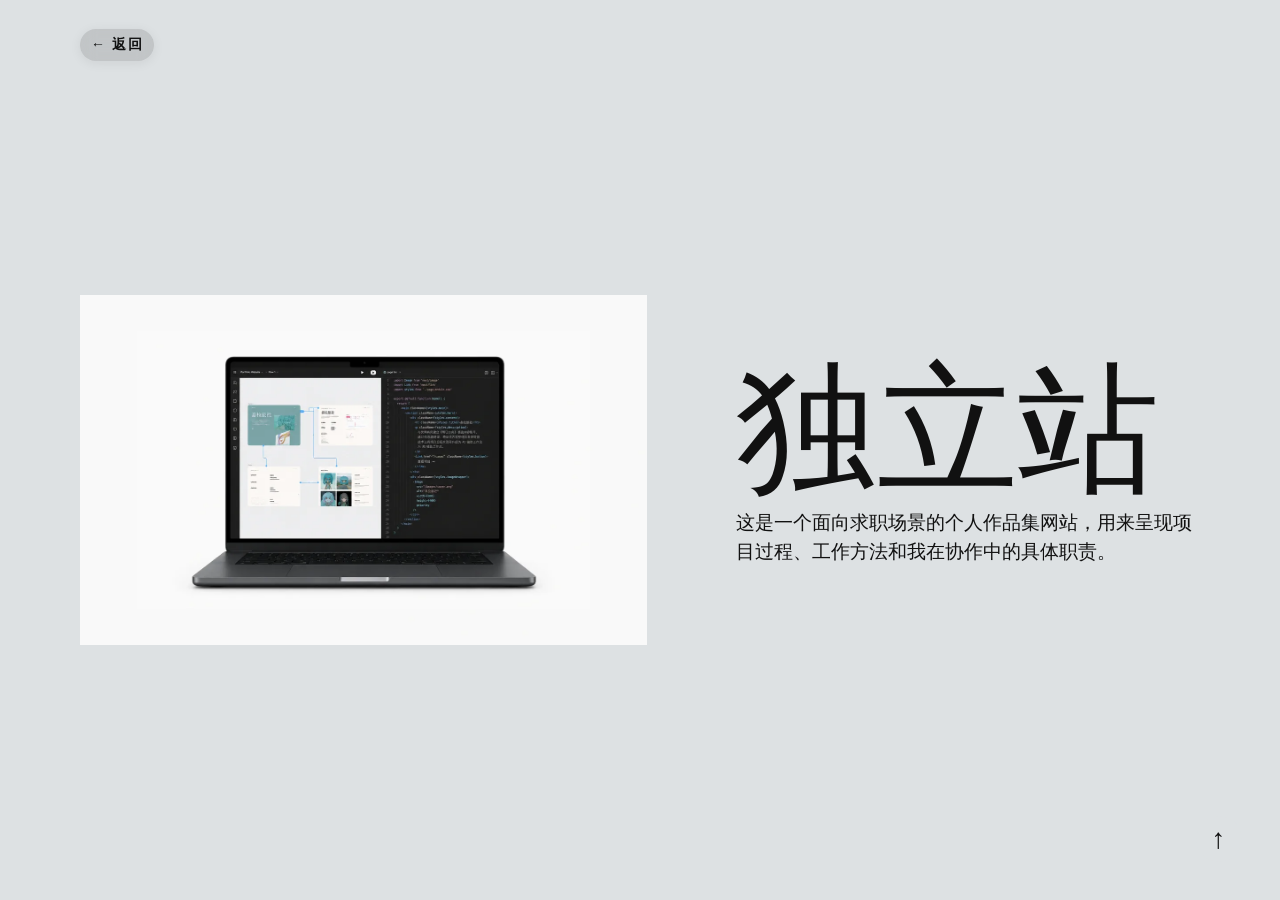
<file: project/3/index.html>
<!DOCTYPE html><html lang="zh-CN"><head><meta charSet="utf-8"/><meta name="viewport" content="width=device-width, initial-scale=1"/><link rel="preload" href="/cms-media/439FAE31-5AEF-4EFA-862E-C268F0C917F0.webp" as="image" fetchPriority="high"/><link rel="preload" as="image" href="/cms-media/f7bffb19d62dc6d98b8dd1f225bd13e9.webp"/><link rel="preload" as="image" href="/case03/lowfi-home-desktop.webp"/><link rel="preload" as="image" href="/case03/final-home-desktop.webp"/><link rel="stylesheet" href="/_next/static/chunks/0hf4s17i-xmn8.css" data-precedence="next"/><link rel="preload" as="script" fetchPriority="low" href="/_next/static/chunks/1rpyum114dc60.js"/><script src="/_next/static/chunks/27jktro2p5rq9.js" async=""></script><script src="/_next/static/chunks/25o46h8mdjlrg.js" async=""></script><script src="/_next/static/chunks/1wxw8ny0hl5xh.js" async=""></script><script src="/_next/static/chunks/turbopack-0q07ub5x_xbu-.js" async=""></script><script src="/_next/static/chunks/05-c3ty_6dwfk.js" async=""></script><script src="/_next/static/chunks/14mrh2-p_w84d.js" async=""></script><script src="/_next/static/chunks/204h12e2amxmn.js" async=""></script><script src="/_next/static/chunks/1rxncug86bump.js" async=""></script><script src="/_next/static/chunks/3ep_qv69bd5wv.js" async=""></script><script src="/_next/static/chunks/0ztlop7odreuy.js" async=""></script><link rel="preload" as="image" fetchPriority="high" href="/cms-media/439FAE31-5AEF-4EFA-862E-C268F0C917F0.webp"/><title>独立站 | 高源的独立站简历</title><meta name="author" content="GAO YUAN"/><meta name="keywords" content="高源,GAO YUAN,内容运营,增长运营,AI 工作流"/><meta name="creator" content="GAO YUAN"/><meta name="publisher" content="GAO YUAN"/><link rel="icon" href="/icon.svg"/><script src="/_next/static/chunks/0cz1d0mv5g_q7.js" noModule=""></script></head><body><div hidden=""><!--$--><!--/$--></div><div id="app"><main class="project-detail" data-direct-reveal-active="true" data-motion-phase="idle" data-project-slug="3" style="--detail-background:#DDE1E3;--detail-color:#111"><div aria-hidden="true" class="project-direct-reveal" data-duration="650" data-project-direct-reveal="" data-reduced-motion="false" style="--project-direct-duration:650ms"></div><nav class="project-detail__nav"><span class="glass-surface project-detail__nav-capsule"><a href="/?project=3">← <!-- -->返回</a></span></nav><header class="project-detail__hero"><div class="project-detail__hero-media" data-project-hero-media=""><img alt="Y0cBLBEAAB4AZPe7" class=" safe-media" height="1688" loading="eager" src="/cms-media/f7bffb19d62dc6d98b8dd1f225bd13e9.webp" width="2732"/></div><div class="project-detail__hero-copy"><h1 data-title-size="medium" tabindex="-1">独立站</h1><p data-description-size="medium">这是一个面向求职场景的个人作品集网站，用来呈现项目过程、工作方法和我在协作中的具体职责。</p></div></header><article class="project-detail__content"><div class="case03-detail"><section class="case03-detail__section case03-detail__overview"><div class="case03-detail__overview-copy"><p class="case03-detail__kicker">C3 · 独立站与 AI 协作</p><h2>项目概览</h2><p>2026 年 7 月下旬，我开始为求职整理个人作品集。普通简历可以列出账号、实习和校园经历，却很难同时交代过程、证据和我在团队中的具体职责。我决定做一个独立站，让招聘方可以快速浏览，也能在感兴趣时继续往下看。</p><p>我没有传统前端开发背景。目标、内容结构、视觉方向、修改反馈和验收由我负责；Codex 等 AI Agent 承担大量代码实现、调试和测试。这篇文章记录的是我怎样判断 AI 的输出，并把想法推进成真实可运行的网站。</p><div class="case03-detail__roles" aria-label="项目分工"><p><strong>我负责</strong><span>目标、内容结构、视觉方向、修改反馈和验收</span></p><p><strong>AI 协助</strong><span>代码实现、调试和测试</span></p></div></div><figure class="case03-detail__figure case03-detail__overview-figure"><div class="case03-detail__media-frame"><img src="/case03/final-home-desktop.webp" alt="2026 年 8 月实际运行的作品集网站首页" loading="lazy"/></div><figcaption>2026 年 8 月的实际运行版本，包含项目卡片、连续滚动和 FastNav。</figcaption></figure></section><section class="case03-detail__section"><div class="case03-detail__prose"><h2>先做出一个能运行的版本</h2><p>一开始，我先梳理项目顺序、内容字段、首页与详情页的关系，以及内容以后如何修改。7 月 29 日前，Codex 已根据这些需求搭出低保真首页和本地编辑器。这个版本并不好看，但我第一次能在浏览器里检查自己的内容结构，后续讨论也有了具体对象。</p></div><div class="case03-detail__prototype-grid"><figure class="case03-detail__figure"><div class="case03-detail__media-frame"><img src="/case03/lowfi-home-desktop.webp" alt="早期低保真作品集首页" loading="lazy"/></div><figcaption>低保真首页：项目顺序与首页结构已经可以在浏览器中检查。</figcaption></figure><figure class="case03-detail__figure"><div class="case03-detail__media-frame"><img src="/case03/lowfi-editor-overview.webp" alt="早期本地内容编辑器" loading="lazy"/></div><figcaption>本地编辑器：早期版本已经可以浏览和修改项目内容。</figcaption></figure></div><p class="case03-detail__shared-caption">早期版本已经可以浏览和编辑项目，但视觉、层级和交互仍然很基础。</p></section><section class="case03-detail__section case03-detail__template-comparison"><div class="case03-detail__prose"><p class="case03-detail__kicker">从生成结果到真实作品</p><h2>能生成页面，<br/>不等于做成网站</h2><p>一键生成工具很适合拿来试方向。输入几句话，它就能拼出首屏、导航、按钮和卡片，几分钟内看起来已经像一个完整网站。下面两张图就是常见结果：渐变科技色、AI 人物或符号、悬浮数据卡，再配上一组放在哪里都说得通的文案。</p><p>这些网站乍一看很漂亮，但仔细看会发现华而不实：内容空洞、页面同质化，动画和显示效果也很僵硬。正是因为看到了这一点，我才决定做一套属于自己的动画效果。</p></div><div class="case03-detail__template-grid" aria-label="AI 一键生成站点模板示意"><figure class="case03-detail__figure"><div class="case03-detail__media-frame"><img src="/case03/anti-ai-template-glossy-hero.webp" alt="AI 一键生成站点的典型模板示意，浅色科技人物首屏" loading="lazy"/></div><figcaption>模板示意 01：视觉元素齐全，但内容和交互仍是通用组合。</figcaption></figure><figure class="case03-detail__figure"><div class="case03-detail__media-frame"><img src="/case03/anti-ai-template-landing-page.webp" alt="AI 一键生成站点的典型模板示意，紫色科技落地页" loading="lazy"/></div><figcaption>模板示意 02：换一套图片和文字，页面结构仍然十分接近。</figcaption></figure></div><div class="case03-detail__portfolio-proof"><figure class="case03-detail__figure"><div class="case03-detail__media-frame"><img src="/case03/final-home-desktop.webp" alt="当前作品集首页，用真实项目内容组织浏览路径" loading="lazy"/></div><figcaption>当前作品集首页：每个视觉和交互决定都需要配合实际项目内容。</figcaption></figure><div class="case03-detail__difference-list" aria-label="模板页面与当前作品集的差异"><p><strong>浏览关系</strong><span>项目卡片、连续滚动和 FastNav 共享选中状态，切换时要保持同一条浏览线索。</span></p><p><strong>页面衔接</strong><span>进入详情、返回首页和 About 展开分别处理动画与内容位置，不能套用同一个出现效果。</span></p><p><strong>组件配合</strong><span>颜色、文字、图片和导航状态跟着项目变化，组件要一起工作，不能只把卡片摆整齐。</span></p><p><strong>完成标准</strong><span>流畅度来自反复调整参数、修复问题、跑回归测试并设置冻结边界，不是第一次生成时自带的结果。</span></p></div></div><p class="case03-detail__comparison-conclusion">一键生成让我先有了一个页面。后面的时间主要花在让页面按照我的内容和浏览逻辑工作。AI 执行了大量代码，我负责判断哪里不对、该保留什么，以及什么时候可以验收。</p></section><section class="case03-detail__section case03-detail__method-section"><div class="case03-detail__prose"><h2>功能有了，体验还是不对</h2><p>低保真之后，我提高了对视觉和交互的要求。最初我主要用文字描述，得到的结果往往只是“功能存在”，实际体验却偏离目标。AI 会自行补全没有说清的部分，也容易落入常见的网站模板。</p><p>后来，我把当前页面、参考截图和交互视频放在一起比较，研究真正影响体验的差异，再限制改动范围，写清楚保留项、删除项和验收条件。需求由“做得像一点”变成了可以检查的具体要求。</p></div><ol class="case03-detail__method" aria-label="从模糊需求到可验收要求"><li><span>01</span><strong>比较现状与参考</strong></li><li><span>02</span><strong>找出关键差异</strong></li><li><span>03</span><strong>限制改动范围</strong></li><li><span>04</span><strong>写清验收条件</strong></li></ol></section><section class="case03-detail__section"><div class="case03-detail__prose"><h2>FastNav 和一个被删掉的功能</h2><p>FastNav 是一次比较完整的纠偏。早期版本可以切换项目，但展开方式、卡片状态和滚动关系只能算近似。我结合截图、视频和实际页面，拆解它的输入、展开、选中反馈和离开行为，再让 Agent 按这些约束修改。研究记录和当前页面可以放在一起核对，结果不再依赖一句“看起来差不多”。</p></div><div class="case03-detail__evidence-pair"><figure class="case03-detail__figure"><div class="case03-detail__media-frame"><img src="/case03/research-fastnav-evidence.webp" alt="FastNav 交互研究记录" loading="lazy"/></div><figcaption>研究记录：拆解输入、展开、选中反馈和离开行为。</figcaption></figure><figure class="case03-detail__figure"><div class="case03-detail__media-frame"><img src="/case03/final-project-cards.webp" alt="调整后的 FastNav 与项目卡片" loading="lazy"/></div><figcaption>实际页面：经过多轮调整后的 FastNav 与项目卡片状态。</figcaption></figure></div><aside class="case03-detail__decision-note"><strong>删除也是一次决策</strong><p>另一处纠偏发生在 PreviewHero。Agent 增加了大型预览层，改变了原本的内容关系。我要求删除它，只保留背景、项目文字和缩略图轨道。这次修改有文字记录，但没有可公开核验的错误截图，因此不制作 Before/After。已经写完的功能并不一定值得保留。</p></aside></section><section class="case03-detail__section case03-detail__memory-section"><div class="case03-detail__prose"><h2>项目变长以后，我开始写交接文档</h2><p>随着页面、动画和内容增加，长对话开始变慢，新对话也很难理解旧决定。我要求生成 Handoff，记录当前状态、已完成内容和下一步。后来，交接文档继续加入冻结模块、验证集合、数据库与 Git 状态，以及新 Agent 的阅读顺序。</p><p>有了这些文件，换对话或换 Agent 时，就不用从头解释已经做过的决定。8 月 16 日，我把满意版本保存为 V3.0 冻结快照，后续只开放文章内容区，避免普通内容修改影响已经验收的首页、首屏和动效。</p></div><div class="case03-detail__handoff-evolution"><figure class="case03-detail__figure"><div class="case03-detail__media-frame"><img src="/case03/handoff-early.webp" alt="早期 Handoff 进度记录" loading="lazy"/></div><figcaption>早期 Handoff：以当前状态和下一步为主。</figcaption></figure><span aria-hidden="true">从进度记录到交接协议</span><figure class="case03-detail__figure"><div class="case03-detail__media-frame"><img src="/case03/handoff-v2-agent-protocol.webp" alt="包含冻结边界和启动顺序的后期交接协议" loading="lazy"/></div><figcaption>后期交接协议：加入冻结边界、验证要求和 Agent 阅读顺序。</figcaption></figure></div><figure class="case03-detail__figure case03-detail__git-evidence"><div class="case03-detail__media-frame"><img src="/case03/git-key-milestones.webp" alt="作品集网站 Git 关键节点记录" loading="lazy"/></div><figcaption>版本记录用于确认稳定基线和关键修改，不把项目状态只留在聊天上下文中。</figcaption></figure><p class="case03-detail__memory-flow">聊天上下文　→　Handoff　→　新 Agent 可接手　→　冻结区与验证集合　→　持续推进</p></section><section class="case03-detail__section case03-detail__outcome-section"><div class="case03-detail__prose"><h2>现在的网站，以及我真正完成的部分</h2><p>现在的网站已有完整首页、项目切换、详情页、About 页面和内容管理入口。</p></div><div class="case03-detail__compare-frame"><div class="case03-detail__compare-layer" style="clip-path:inset(0 50% 0 0)"><img src="/case03/lowfi-home-desktop.webp" alt="早期低保真作品集首页"/></div><img class="case03-detail__compare-after" src="/case03/final-home-desktop.webp" alt="当前正式运行中的作品集首页"/><span class="case03-detail__compare-label case03-detail__compare-label--before">早期原型</span><span class="case03-detail__compare-label case03-detail__compare-label--after">当前网站</span><input aria-label="比较低保真首页与当前网站" class="case03-detail__compare-control" max="100" min="0" type="range" value="50"/><span aria-hidden="true" class="case03-detail__compare-handle" style="left:50%"></span></div><p class="case03-detail__compare-caption">同一个项目从可运行的内容原型，逐步发展为现在的作品集网站。拖动中线可以比较两个阶段。</p><div class="case03-detail__outcome-copy"><p>我仍然不能独立写出这套前端，也不把自己称为开发者。但我已经能把需求拆开，找到可以比较的证据，判断实现是否偏离目标，再让 AI 完成我无法单独执行的部分。</p><div class="case03-detail__ownership" aria-label="项目职责边界"><div><strong>我的职责</strong><span>目标与内容结构</span><span>视觉方向与修改反馈</span><span>取舍、验收与冻结边界</span></div><div><strong>AI 承担的大量执行</strong><span>代码实现</span><span>调试与参数调整</span><span>自动化测试与辅助检查</span></div></div></div></section><section class="case03-detail__section case03-detail__closing"><div class="case03-detail__prose"><h2>这件事改变了我怎么用 AI</h2><p>这次经历改变了我使用 AI 的方式。遇到偏差时，我会确认问题发生在哪一层，补充证据，缩小范围，写清验收条件，并记录已经确认的决定。AI 负责大量执行，我仍要对目标、取舍和最终结果负责。</p></div></section></div></article><footer class="project-detail__footer" aria-label="项目切换"><a class="project-detail__footer-link project-detail__footer-link--previous" href="/project/2/">← <span>码上飞</span></a><span class="project-detail__footer-current">独立站与 AI 协作</span><a class="project-detail__footer-link project-detail__footer-link--next" href="/project/4/"><span>智谱</span> →</a></footer><button aria-label="返回顶部" class="project-detail__back-to-top" type="button">↑</button></main><!--$--><!--/$--></div><div aria-hidden="true" data-cover-duration="1000" data-motion-overlay="" data-phase="idle" data-reveal-duration="0" data-total-duration="1000" style="--motion-color:#111111;--motion-text-color:#ffffff;color:#ffffff;inset:0;overflow:visible;pointer-events:none;position:fixed;z-index:1000"><div aria-hidden="true" data-motion-cover="" data-reduced-motion="false" style="--motion-cover-duration:0ms;background:#111111;clip-path:inset(0 0 0 100%);inset:0;opacity:0;position:absolute;transition:none;z-index:1"></div></div><script src="/_next/static/chunks/1rpyum114dc60.js" id="_R_" async=""></script><script>(self.__next_f=self.__next_f||[]).push([0])</script><script>self.__next_f.push([1,"1:\"$Sreact.fragment\"\n2:I[92130,[\"/_next/static/chunks/05-c3ty_6dwfk.js\",\"/_next/static/chunks/14mrh2-p_w84d.js\",\"/_next/static/chunks/204h12e2amxmn.js\"],\"MotionProvider\"]\n3:I[39756,[\"/_next/static/chunks/05-c3ty_6dwfk.js\",\"/_next/static/chunks/14mrh2-p_w84d.js\",\"/_next/static/chunks/204h12e2amxmn.js\"],\"default\"]\n4:I[37457,[\"/_next/static/chunks/05-c3ty_6dwfk.js\",\"/_next/static/chunks/14mrh2-p_w84d.js\",\"/_next/static/chunks/204h12e2amxmn.js\"],\"default\"]\n5:I[22016,[\"/_next/static/chunks/05-c3ty_6dwfk.js\",\"/_next/static/chunks/14mrh2-p_w84d.js\",\"/_next/static/chunks/204h12e2amxmn.js\",\"/_next/static/chunks/1rxncug86bump.js\"],\"\"]\n7:I[97367,[\"/_next/static/chunks/05-c3ty_6dwfk.js\",\"/_next/static/chunks/14mrh2-p_w84d.js\",\"/_next/static/chunks/204h12e2amxmn.js\"],\"OutletBoundary\"]\n8:\"$Sreact.suspense\"\nb:I[97367,[\"/_next/static/chunks/05-c3ty_6dwfk.js\",\"/_next/static/chunks/14mrh2-p_w84d.js\",\"/_next/static/chunks/204h12e2amxmn.js\"],\"ViewportBoundary\"]\nd:I[97367,[\"/_next/static/chunks/05-c3ty_6dwfk.js\",\"/_next/static/chunks/14mrh2-p_w84d.js\",\"/_next/static/chunks/204h12e2amxmn.js\"],\"MetadataBoundary\"]\nf:I[68027,[\"/_next/static/chunks/05-c3ty_6dwfk.js\",\"/_next/static/chunks/14mrh2-p_w84d.js\",\"/_next/static/chunks/204h12e2amxmn.js\"],\"default\",1]\n:HL[\"/_next/static/chunks/0hf4s17i-xmn8.css\",\"style\"]\n:HL[\"/cms-media/439FAE31-5AEF-4EFA-862E-C268F0C917F0.webp\",\"image\",{\"fetchPriority\":\"high\"}]\n"])</script><script>self.__next_f.push([1,"0:{\"P\":null,\"c\":[\"\",\"project\",\"3\",\"\"],\"q\":\"\",\"i\":false,\"f\":[[[\"\",{\"children\":[\"project\",{\"children\":[[\"slug\",\"3\",\"d\",null],{\"children\":[\"__PAGE__\",{}]}]}]},\"$undefined\",\"$undefined\",16],[[\"$\",\"$1\",\"c\",{\"children\":[[[\"$\",\"link\",\"0\",{\"rel\":\"stylesheet\",\"href\":\"/_next/static/chunks/0hf4s17i-xmn8.css\",\"precedence\":\"next\",\"crossOrigin\":\"$undefined\",\"nonce\":\"$undefined\"}],[\"$\",\"script\",\"script-0\",{\"src\":\"/_next/static/chunks/05-c3ty_6dwfk.js\",\"async\":true,\"nonce\":\"$undefined\"}],[\"$\",\"script\",\"script-1\",{\"src\":\"/_next/static/chunks/14mrh2-p_w84d.js\",\"async\":true,\"nonce\":\"$undefined\"}],[\"$\",\"script\",\"script-2\",{\"src\":\"/_next/static/chunks/204h12e2amxmn.js\",\"async\":true,\"nonce\":\"$undefined\"}]],[\"$\",\"html\",null,{\"lang\":\"zh-CN\",\"children\":[[\"$\",\"head\",null,{\"children\":[\"$\",\"link\",null,{\"rel\":\"preload\",\"as\":\"image\",\"fetchPriority\":\"high\",\"href\":\"/cms-media/439FAE31-5AEF-4EFA-862E-C268F0C917F0.webp\"}]}],[\"$\",\"body\",null,{\"children\":[\"$\",\"$L2\",null,{\"children\":[\"$\",\"div\",null,{\"id\":\"app\",\"children\":[\"$\",\"$L3\",null,{\"parallelRouterKey\":\"children\",\"error\":\"$undefined\",\"errorStyles\":\"$undefined\",\"errorScripts\":\"$undefined\",\"template\":[\"$\",\"$L4\",null,{}],\"templateStyles\":\"$undefined\",\"templateScripts\":\"$undefined\",\"notFound\":[[[\"$\",\"title\",null,{\"children\":\"404: This page could not be found.\"}],[\"$\",\"div\",null,{\"style\":{\"fontFamily\":\"system-ui,\\\"Segoe UI\\\",Roboto,Helvetica,Arial,sans-serif,\\\"Apple Color Emoji\\\",\\\"Segoe UI Emoji\\\"\",\"height\":\"100vh\",\"textAlign\":\"center\",\"display\":\"flex\",\"flexDirection\":\"column\",\"alignItems\":\"center\",\"justifyContent\":\"center\"},\"children\":[\"$\",\"div\",null,{\"children\":[[\"$\",\"style\",null,{\"dangerouslySetInnerHTML\":{\"__html\":\"body{color:#000;background:#fff;margin:0}.next-error-h1{border-right:1px solid rgba(0,0,0,.3)}@media (prefers-color-scheme:dark){body{color:#fff;background:#000}.next-error-h1{border-right:1px solid rgba(255,255,255,.3)}}\"}}],[\"$\",\"h1\",null,{\"className\":\"next-error-h1\",\"style\":{\"display\":\"inline-block\",\"margin\":\"0 20px 0 0\",\"padding\":\"0 23px 0 0\",\"fontSize\":24,\"fontWeight\":500,\"verticalAlign\":\"top\",\"lineHeight\":\"49px\"},\"children\":404}],[\"$\",\"div\",null,{\"style\":{\"display\":\"inline-block\"},\"children\":[\"$\",\"h2\",null,{\"style\":{\"fontSize\":14,\"fontWeight\":400,\"lineHeight\":\"49px\",\"margin\":0},\"children\":\"This page could not be found.\"}]}]]}]}]],[]],\"forbidden\":\"$undefined\",\"unauthorized\":\"$undefined\"}]}]}]}]]}]]}],{\"children\":[[\"$\",\"$1\",\"c\",{\"children\":[null,[\"$\",\"$L3\",null,{\"parallelRouterKey\":\"children\",\"error\":\"$undefined\",\"errorStyles\":\"$undefined\",\"errorScripts\":\"$undefined\",\"template\":[\"$\",\"$L4\",null,{}],\"templateStyles\":\"$undefined\",\"templateScripts\":\"$undefined\",\"notFound\":\"$undefined\",\"forbidden\":\"$undefined\",\"unauthorized\":\"$undefined\"}]]}],{\"children\":[[\"$\",\"$1\",\"c\",{\"children\":[null,[\"$\",\"$L3\",null,{\"parallelRouterKey\":\"children\",\"error\":\"$undefined\",\"errorStyles\":\"$undefined\",\"errorScripts\":\"$undefined\",\"template\":[\"$\",\"$L4\",null,{}],\"templateStyles\":\"$undefined\",\"templateScripts\":\"$undefined\",\"notFound\":[[\"$\",\"main\",null,{\"className\":\"project-not-found\",\"children\":[[\"$\",\"p\",null,{\"children\":\"这个项目页面不存在。\"}],[\"$\",\"$L5\",null,{\"href\":\"/\",\"children\":\"返回首页\"}]]}],[]],\"forbidden\":\"$undefined\",\"unauthorized\":\"$undefined\"}]]}],{\"children\":[[\"$\",\"$1\",\"c\",{\"children\":[\"$L6\",[[\"$\",\"script\",\"script-0\",{\"src\":\"/_next/static/chunks/3ep_qv69bd5wv.js\",\"async\":true,\"nonce\":\"$undefined\"}],[\"$\",\"script\",\"script-1\",{\"src\":\"/_next/static/chunks/0ztlop7odreuy.js\",\"async\":true,\"nonce\":\"$undefined\"}]],[\"$\",\"$L7\",null,{\"children\":[\"$\",\"$8\",null,{\"name\":\"Next.MetadataOutlet\",\"children\":\"$@9\"}]}]]}],{},null,false,null]},null,false,\"$@a\"]},null,false,\"$@a\"]},null,false,null],[\"$\",\"$1\",\"h\",{\"children\":[null,[\"$\",\"$Lb\",null,{\"children\":\"$Lc\"}],[\"$\",\"div\",null,{\"hidden\":true,\"children\":[\"$\",\"$Ld\",null,{\"children\":[\"$\",\"$8\",null,{\"name\":\"Next.Metadata\",\"children\":\"$Le\"}]}]}],null]}],false]],\"m\":\"$undefined\",\"G\":[\"$f\",[[\"$\",\"link\",\"0\",{\"rel\":\"stylesheet\",\"href\":\"/_next/static/chunks/0hf4s17i-xmn8.css\",\"precedence\":\"next\",\"crossOrigin\":\"$undefined\",\"nonce\":\"$undefined\"}]]],\"S\":true,\"h\":null,\"s\":\"$undefined\",\"l\":\"$undefined\",\"p\":\"$undefined\",\"d\":\"$undefined\",\"b\":\"Pv-P2JW_3l8u8mFLCrpt_\"}\n"])</script><script>self.__next_f.push([1,"10:[]\na:\"$W10\"\n"])</script><script>self.__next_f.push([1,"11:I[21594,[\"/_next/static/chunks/05-c3ty_6dwfk.js\",\"/_next/static/chunks/14mrh2-p_w84d.js\",\"/_next/static/chunks/204h12e2amxmn.js\",\"/_next/static/chunks/3ep_qv69bd5wv.js\",\"/_next/static/chunks/0ztlop7odreuy.js\"],\"ProjectDetail\"]\n"])</script><script>self.__next_f.push([1,"6:[\"$\",\"$L11\",null,{\"backHomeLabel\":\"返回\",\"navigationProjects\":{\"previous\":{\"id\":\"2\",\"slug\":\"2\",\"status\":\"published\",\"displayTitle\":\"码上飞\",\"description\":\"参与 AI 应用生成产品的社区活动、海外 Creator 筛选与合作跟进，负责整理反馈、同步进度并协调异常处理。\",\"displayTitleSize\":\"medium\",\"descriptionSize\":\"medium\",\"transitionMessage\":\"Robin Noguier\",\"order\":2,\"colors\":{\"primary\":\"#f5f8ff\",\"secondary\":\"#FC6A3B\",\"textMode\":\"dark\"},\"showcase\":{\"thumbnail\":{\"id\":\"68\",\"url\":\"/cms-media/98e1ec16c7359ebffdab7fbe82454f6a-1.webp\",\"alt\":\"X2o15xAAACQAizWg\",\"mimeType\":\"image/webp\",\"width\":2736,\"height\":1690,\"duration\":\"$undefined\"},\"previewVideo\":\"$undefined\",\"previewFrames\":[]},\"detail\":{\"enabled\":true,\"heroTitle\":\"$undefined\",\"heroTitleSize\":\"medium\",\"heroDescription\":\"参与 AI 应用生成产品的社区活动、海外 Creator 筛选与合作跟进，负责整理反馈、同步进度并协调异常处理。\",\"heroDescriptionSize\":\"medium\",\"heroMedia\":\"$undefined\",\"intro\":\"$undefined\",\"introSize\":\"medium\",\"sections\":[{\"id\":\"esperanto-section-1\",\"layout\":\"media-left\",\"media\":\"$undefined\",\"content\":{\"root\":{\"type\":\"root\",\"children\":[{\"children\":[{\"type\":\"text\",\"detail\":0,\"format\":0,\"mode\":\"normal\",\"style\":\"\",\"text\":\"2018 - Year Long Project\",\"version\":1}],\"direction\":null,\"format\":\"\",\"indent\":0,\"version\":1,\"type\":\"paragraph\",\"textFormat\":0,\"textStyle\":\"\"}],\"direction\":null,\"format\":\"\",\"indent\":0,\"version\":1}},\"fontSize\":\"medium\"},{\"id\":\"esperanto-section-2\",\"layout\":\"media-right\",\"media\":\"$undefined\",\"content\":{\"root\":{\"type\":\"root\",\"children\":[{\"children\":[{\"type\":\"text\",\"detail\":0,\"format\":0,\"mode\":\"normal\",\"style\":\"\",\"text\":\"I knew nothing about interviews so I started by learning more about journalism. I also read a ton of interviews about creatives to detect the common questions that I should avoid in order to be original.\",\"version\":1}],\"direction\":null,\"format\":\"\",\"indent\":0,\"version\":1,\"type\":\"paragraph\",\"textFormat\":0,\"textStyle\":\"\"}],\"direction\":null,\"format\":\"\",\"indent\":0,\"version\":1}},\"fontSize\":\"medium\"},{\"id\":\"esperanto-section-3\",\"layout\":\"media-full\",\"media\":\"$undefined\",\"content\":{\"root\":{\"type\":\"root\",\"children\":[{\"children\":[{\"type\":\"text\",\"detail\":0,\"format\":0,\"mode\":\"normal\",\"style\":\"\",\"text\":\"I went to 16 different workplaces. I got to see from the inside how creative people work across the globe and I was able to connect with them in a personal way. It usually took half a day to meet, get a tour of the office, do the interview, and take the pictures. We often went to grab some food afterward.\",\"version\":1}],\"direction\":null,\"format\":\"\",\"indent\":0,\"version\":1,\"type\":\"paragraph\",\"textFormat\":0,\"textStyle\":\"\"}],\"direction\":null,\"format\":\"\",\"indent\":0,\"version\":1}},\"fontSize\":\"medium\"}],\"legacyBlocks\":[]},\"seo\":{\"title\":\"码上飞 | 高源的独立站简历\",\"description\":\"\",\"image\":\"$undefined\"}},\"next\":{\"id\":\"4\",\"slug\":\"4\",\"status\":\"published\",\"displayTitle\":\"智谱\",\"description\":\"在智谱的运营实习中，我学会了把重复任务固化为 skill，而我则负责检查与落地，让 AI 工作流融入所有工作\",\"displayTitleSize\":\"medium\",\"descriptionSize\":\"medium\",\"transitionMessage\":\"Robin Noguier\",\"order\":4,\"colors\":{\"primary\":\"#000000\",\"secondary\":\"#1958F6\",\"textMode\":\"light\"},\"showcase\":{\"thumbnail\":{\"id\":\"173\",\"url\":\"/cms-media/2d8a0786c32e494d4674fe11ea4a65a4.webp\",\"alt\":\"Xuj7nREAACAAR4Ic\",\"mimeType\":\"image/webp\",\"width\":2732,\"height\":1688,\"duration\":\"$undefined\"},\"previewVideo\":\"$undefined\",\"previewFrames\":[]},\"detail\":{\"enabled\":true,\"heroTitle\":\"$undefined\",\"heroTitleSize\":\"medium\",\"heroDescription\":\"在智谱的新媒体运营岗位中，我主要负责把既定方案拆成执行步骤，并完成用户群触达、问题回复等日常工作。任务重复之后，我开始把审核要求整理成规则，让 AI 先处理机械部分，再由我检查和落地。\",\"heroDescriptionSize\":\"medium\",\"heroMedia\":\"$undefined\",\"intro\":\"$undefined\",\"introSize\":\"medium\",\"sections\":[{\"id\":\"ueno-section-1\",\"layout\":\"media-left\",\"media\":\"$undefined\",\"content\":{\"root\":{\"type\":\"root\",\"children\":[{\"children\":[{\"type\":\"text\",\"detail\":0,\"format\":0,\"mode\":\"normal\",\"style\":\"\",\"text\":\"2015 - 2018\",\"version\":1}],\"direction\":null,\"format\":\"\",\"indent\":0,\"version\":1,\"type\":\"paragraph\",\"textFormat\":0,\"textStyle\":\"\"}],\"direction\":null,\"format\":\"\",\"indent\":0,\"version\":1}},\"fontSize\":\"medium\"},{\"id\":\"ueno-section-2\",\"layout\":\"media-right\",\"media\":\"$undefined\",\"content\":{\"root\":{\"type\":\"root\",\"children\":[{\"children\":[{\"type\":\"text\",\"detail\":0,\"format\":0,\"mode\":\"normal\",\"style\":\"\",\"text\":\"Along with the Ueno design team, we came up with a brand that will stand out from the crowd. We did so by having a recognizable wordmark, voice, color palette, illustrations and strong values. \",\"version\":1}],\"direction\":null,\"format\":\"\",\"indent\":0,\"version\":1,\"type\":\"paragraph\",\"textFormat\":0,\"textStyle\":\"\"}],\"direction\":null,\"format\":\"\",\"indent\":0,\"version\":1}},\"fontSize\":\"medium\"},{\"id\":\"ueno-section-3\",\"layout\":\"media-full\",\"media\":\"$undefined\",\"content\":{\"root\":{\"type\":\"root\",\"children\":[{\"children\":[{\"type\":\"text\",\"detail\":0,\"format\":0,\"mode\":\"normal\",\"style\":\"\",\"text\":\" \",\"version\":1}],\"direction\":null,\"format\":\"\",\"indent\":0,\"version\":1,\"type\":\"paragraph\",\"textFormat\":0,\"textStyle\":\"\"}],\"direction\":null,\"format\":\"\",\"indent\":0,\"version\":1}},\"fontSize\":\"medium\"}],\"legacyBlocks\":[]},\"seo\":{\"title\":\"智谱｜AI 辅助运营\",\"description\":\"在智谱的新媒体运营岗位中，我把重复审核要求整理成规则，让 AI 先补执行步骤，再由我检查和落地。\",\"image\":\"$undefined\"}}},\"project\":{\"id\":\"3\",\"slug\":\"3\",\"status\":\"published\",\"displayTitle\":\"独立站\",\"description\":\"本网站是我在基本不了解网站开发的情况下，只用了两周就从 0 开始自学完成\\n（鼠标停留在最右侧可以快速切换哦）\",\"displayTitleSize\":\"medium\",\"descriptionSize\":\"medium\",\"transitionMessage\":\"Robin Noguier\",\"order\":3,\"colors\":{\"primary\":\"#DDE1E3\",\"secondary\":\"#201C1C\",\"textMode\":\"light\"},\"showcase\":{\"thumbnail\":{\"id\":\"138\",\"url\":\"/cms-media/f7bffb19d62dc6d98b8dd1f225bd13e9.webp\",\"alt\":\"Y0cBLBEAAB4AZPe7\",\"mimeType\":\"image/webp\",\"width\":2732,\"height\":1688,\"duration\":\"$undefined\"},\"previewVideo\":\"$undefined\",\"previewFrames\":[]},\"detail\":{\"enabled\":true,\"heroTitle\":\"$undefined\",\"heroTitleSize\":\"medium\",\"heroDescription\":\"这是一个面向求职场景的个人作品集网站，用来呈现项目过程、工作方法和我在协作中的具体职责。\",\"heroDescriptionSize\":\"medium\",\"heroMedia\":\"$undefined\",\"intro\":\"$undefined\",\"introSize\":\"medium\",\"sections\":[{\"id\":\"blurr-section-1\",\"layout\":\"media-left\",\"media\":\"$undefined\",\"content\":{\"root\":{\"children\":[{\"children\":[{\"detail\":0,\"format\":0,\"mode\":\"normal\",\"style\":\"\",\"text\":\"September 2019 - September 2022 \",\"type\":\"text\",\"version\":1}],\"direction\":null,\"format\":\"\",\"indent\":0,\"type\":\"paragraph\",\"version\":1,\"textFormat\":0,\"textStyle\":\"\"}],\"direction\":null,\"format\":\"\",\"indent\":0,\"type\":\"root\",\"version\":1}},\"fontSize\":\"medium\"},{\"id\":\"blurr-section-2\",\"layout\":\"media-right\",\"media\":\"$undefined\",\"content\":{\"root\":{\"children\":[{\"children\":[{\"detail\":0,\"format\":0,\"mode\":\"normal\",\"style\":\"\",\"text\":\"The goal of the homepage was to put the spotlight on NFTs, collections and clubs.\",\"type\":\"text\",\"version\":1}],\"direction\":null,\"format\":\"\",\"indent\":0,\"type\":\"paragraph\",\"version\":1,\"textFormat\":0,\"textStyle\":\"\"}],\"direction\":null,\"format\":\"\",\"indent\":0,\"type\":\"root\",\"version\":1}},\"fontSize\":\"medium\"},{\"id\":\"blurr-section-3\",\"layout\":\"media-full\",\"media\":\"$undefined\",\"content\":{\"root\":{\"children\":[{\"children\":[{\"detail\":0,\"format\":0,\"mode\":\"normal\",\"style\":\"\",\"text\":\"Creating NFTs is not a walk in the park in most websites. We had to make sure we solved that problem.\",\"type\":\"text\",\"version\":1}],\"direction\":null,\"format\":\"\",\"indent\":0,\"type\":\"paragraph\",\"version\":1,\"textFormat\":0,\"textStyle\":\"\"}],\"direction\":null,\"format\":\"\",\"indent\":0,\"type\":\"root\",\"version\":1}},\"fontSize\":\"medium\"}],\"legacyBlocks\":[]},\"seo\":{\"title\":\"独立站 | 高源的独立站简历\",\"description\":\"\",\"image\":\"$undefined\"}}}]\n"])</script><script>self.__next_f.push([1,"c:[[\"$\",\"meta\",\"0\",{\"charSet\":\"utf-8\"}],[\"$\",\"meta\",\"1\",{\"name\":\"viewport\",\"content\":\"width=device-width, initial-scale=1\"}]]\n"])</script><script>self.__next_f.push([1,"12:I[27201,[\"/_next/static/chunks/05-c3ty_6dwfk.js\",\"/_next/static/chunks/14mrh2-p_w84d.js\",\"/_next/static/chunks/204h12e2amxmn.js\"],\"IconMark\"]\n9:null\ne:[[\"$\",\"title\",\"0\",{\"children\":\"独立站 | 高源的独立站简历\"}],[\"$\",\"meta\",\"1\",{\"name\":\"author\",\"content\":\"GAO YUAN\"}],[\"$\",\"meta\",\"2\",{\"name\":\"keywords\",\"content\":\"高源,GAO YUAN,内容运营,增长运营,AI 工作流\"}],[\"$\",\"meta\",\"3\",{\"name\":\"creator\",\"content\":\"GAO YUAN\"}],[\"$\",\"meta\",\"4\",{\"name\":\"publisher\",\"content\":\"GAO YUAN\"}],[\"$\",\"link\",\"5\",{\"rel\":\"icon\",\"href\":\"/icon.svg\"}],[\"$\",\"$L12\",\"6\",{}]]\n"])</script></body></html>
</file>
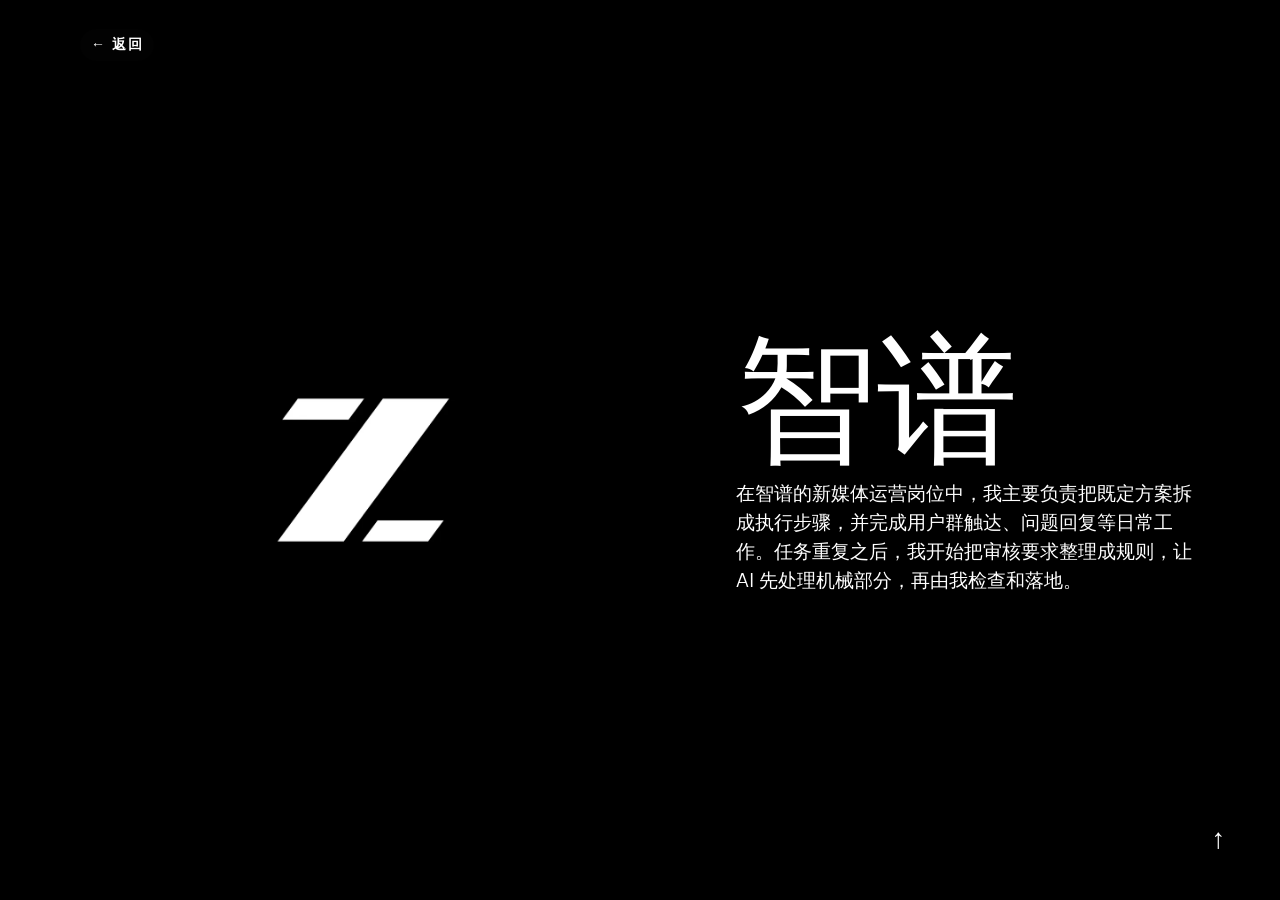
<file: project/4/index.html>
<!DOCTYPE html><html lang="zh-CN"><head><meta charSet="utf-8"/><meta name="viewport" content="width=device-width, initial-scale=1"/><link rel="preload" href="/cms-media/439FAE31-5AEF-4EFA-862E-C268F0C917F0.webp" as="image" fetchPriority="high"/><link rel="preload" as="image" href="/cms-media/2d8a0786c32e494d4674fe11ea4a65a4.webp"/><link rel="stylesheet" href="/_next/static/chunks/0hf4s17i-xmn8.css" data-precedence="next"/><link rel="preload" as="script" fetchPriority="low" href="/_next/static/chunks/1rpyum114dc60.js"/><script src="/_next/static/chunks/27jktro2p5rq9.js" async=""></script><script src="/_next/static/chunks/25o46h8mdjlrg.js" async=""></script><script src="/_next/static/chunks/1wxw8ny0hl5xh.js" async=""></script><script src="/_next/static/chunks/turbopack-0q07ub5x_xbu-.js" async=""></script><script src="/_next/static/chunks/05-c3ty_6dwfk.js" async=""></script><script src="/_next/static/chunks/14mrh2-p_w84d.js" async=""></script><script src="/_next/static/chunks/204h12e2amxmn.js" async=""></script><script src="/_next/static/chunks/1rxncug86bump.js" async=""></script><script src="/_next/static/chunks/3ep_qv69bd5wv.js" async=""></script><script src="/_next/static/chunks/0ztlop7odreuy.js" async=""></script><link rel="preload" as="image" fetchPriority="high" href="/cms-media/439FAE31-5AEF-4EFA-862E-C268F0C917F0.webp"/><title>智谱｜AI 辅助运营</title><meta name="description" content="在智谱的新媒体运营岗位中，我把重复审核要求整理成规则，让 AI 先补执行步骤，再由我检查和落地。"/><meta name="author" content="GAO YUAN"/><meta name="keywords" content="高源,GAO YUAN,内容运营,增长运营,AI 工作流"/><meta name="creator" content="GAO YUAN"/><meta name="publisher" content="GAO YUAN"/><link rel="icon" href="/icon.svg"/><script src="/_next/static/chunks/0cz1d0mv5g_q7.js" noModule=""></script></head><body><div hidden=""><!--$--><!--/$--></div><div id="app"><main class="project-detail" data-direct-reveal-active="true" data-motion-phase="idle" data-project-slug="4" style="--detail-background:#000000;--detail-color:#fff"><div aria-hidden="true" class="project-direct-reveal" data-duration="650" data-project-direct-reveal="" data-reduced-motion="false" style="--project-direct-duration:650ms"></div><nav class="project-detail__nav"><span class="glass-surface project-detail__nav-capsule"><a href="/?project=4">← <!-- -->返回</a></span></nav><header class="project-detail__hero"><div class="project-detail__hero-media" data-project-hero-media=""><img alt="Xuj7nREAACAAR4Ic" class=" safe-media" height="1688" loading="eager" src="/cms-media/2d8a0786c32e494d4674fe11ea4a65a4.webp" width="2732"/></div><div class="project-detail__hero-copy"><h1 data-title-size="medium" tabindex="-1">智谱</h1><p data-description-size="medium">在智谱的新媒体运营岗位中，我主要负责把既定方案拆成执行步骤，并完成用户群触达、问题回复等日常工作。任务重复之后，我开始把审核要求整理成规则，让 AI 先处理机械部分，再由我检查和落地。</p></div></header><article class="project-detail__content"><div class="case04-detail"><section class="case04-detail__section case04-detail__opening"><div class="case04-detail__copy"><p class="case04-detail__chapter">01 / 岗位边界</p><h2>这是一段偏执行的运营实习</h2><p>相比上一段初创公司的实习，智谱的分工和审核流程更明确。上级确定策划方向后，我负责补充执行细节，再进入用户群完成通知、回复和后续跟进。</p><p>这份工作没有太多策略制定权限，我也不想把它包装成一个由我主导的大项目。它真正训练我的，是怎样理解已经确定的目标，把模糊要求整理成别人可以照着执行的步骤。</p></div><aside class="case04-detail__boundary"><span>我的职责边界</span><strong>理解方案，补全步骤，接受审核，完成执行。</strong><p>策划方向与最终业务判断由上级和团队负责。</p></aside></section><section class="case04-detail__section"><div class="case04-detail__copy"><p class="case04-detail__chapter">02 / 从方案到执行</p><h2>策划案到真正执行，中间还有很多细节</h2><p>一份策划案通常先告诉我做什么，却不会写完每个时间点、触达对象、操作顺序和需要确认的事项。我需要先理解目标，再补齐执行步骤，提交审核，根据反馈修改，最后进入用户群完成触达和问题回复。</p><p>这些动作单独看并不复杂，但任何一个节点写得含糊，执行时都可能返工。对我来说，执行工作的价值不是照抄方案，而是把方案变成一条真正走得通的路径。</p></div><ol class="case04-detail__flow"><li><span>01</span><strong>接收既定方案</strong></li><li><span>02</span><strong>理解目标</strong></li><li><span>03</span><strong>补充执行步骤</strong></li><li><span>04</span><strong>提交审核</strong></li><li><span>05</span><strong>根据反馈修改</strong></li><li><span>06</span><strong>进入用户群</strong></li><li><span>07</span><strong>完成通知与触达</strong></li><li><span>08</span><strong>回复问题</strong></li><li><span>09</span><strong>继续跟进</strong></li></ol><figure class="case04-detail__evidence"><div class="case04-detail__evidence-media"><img src="/case04/reconstructed-execution-checklist.webp" alt="从已知方案补全为执行清单的示意重建图" loading="lazy"/></div><figcaption><span>示意重建图</span><strong>策划案与执行补全</strong><p>用时间安排、目标对象、确认节点和异常处理，展示从既定方案到可执行清单之间需要补充的具体信息。</p><small>根据个人工作流程重建，非原始公司文档或内部系统截图。</small></figcaption></figure></section><section class="case04-detail__section"><div class="case04-detail__copy"><p class="case04-detail__chapter">03 / 从反馈里找规则</p><h2>做过几轮以后，修改意见开始重复</h2><p>几轮任务之后，我发现一些审核意见总会再次出现：步骤有没有漏，先后顺序是否合理，用户在哪个节点收到什么信息，哪些内容必须先由人确认。</p><p>我开始把这些意见从单次修改里摘出来，按“输入信息、执行检查、输出格式、人工确认”重新归类。这样做不是为了建立一套宏大的运营体系，只是为了减少下一次又从记忆里找规则。</p></div><div class="case04-detail__review-convergence"><div class="case04-detail__review-source" aria-label="零散审核意见"><span>这一步还不够具体</span><span>这里缺少确认节点</span><span>先后顺序需要调整</span><span>执行人还不知道怎么做</span></div><div class="case04-detail__converge-arrow" aria-hidden="true">→</div><div class="case04-detail__review-rules"><article><span>01</span><strong>输入信息</strong><p>目标、对象、时间和必要限制是否清楚</p></article><article><span>02</span><strong>执行检查</strong><p>步骤是否完整，先后顺序是否合理</p></article><article><span>03</span><strong>输出格式</strong><p>信息是否足够让执行者继续操作</p></article><article><span>04</span><strong>人工确认</strong><p>哪些节点必须等待审核后再执行</p></article></div></div><figure class="case04-detail__evidence"><div class="case04-detail__evidence-media"><img src="/case04/reconstructed-review-rules.webp" alt="将零散审核意见归类为可重复检查规则的示意重建图" loading="lazy"/></div><figcaption><span>示意重建图</span><strong>多轮审核意见归类</strong><p>把零散修改收束为输入信息、执行检查、输出格式和人工确认四类可重复检查的规则。</p><small>根据个人工作流程重建，非原始公司文档或内部系统截图。</small></figcaption></figure></section><section class="case04-detail__section case04-detail__skill-section"><div class="case04-detail__copy"><p class="case04-detail__chapter">04 / 规则进入 Skill</p><h2>我把这些规则整理成了一个 Skill</h2><p>规则相对稳定以后，我把审核要求、常见遗漏和自己的执行经验整理给 Codex，请它帮助我改写成一个个人使用的 Skill。Skill 规定需要输入哪些信息、检查哪些项目、用什么结构输出，以及最后必须由人确认什么。</p><p>它不会替我决定活动是否值得做，也不会自动发布内容。它解决的是更小的问题：面对相似策划时，先按已有规则补出一版完整结构，不必每次从空白文档开始。</p></div><div class="case04-detail__skill-structure" aria-label="Execution Planning Skill 结构"><article><span>01</span><strong>Inputs</strong><p>策划目标、执行对象、时间与必要限制</p></article><article><span>02</span><strong>Checks</strong><p>步骤完整性、顺序、触达节点和人工确认点</p></article><article><span>03</span><strong>Output</strong><p>可以继续修改和提交审核的执行初稿</p></article><article><span>04</span><strong>Human Review</strong><p>核对事实、删除不合理内容并确认能否落地</p></article></div><figure class="case04-detail__evidence"><div class="case04-detail__evidence-media"><img src="/case04/reconstructed-skill-structure.webp" alt="Execution Planning Skill 公开结构示意重建图" loading="lazy"/></div><figcaption><span>示意重建图</span><strong>Execution Planning Skill 的公开结构</strong><p>只展示 Inputs、Checks、Output 和 Human Review 四层结构，不公开内部运营规则。</p><small>根据个人工作流程重建，非原始公司文档或内部系统截图。</small></figcaption></figure></section><section class="case04-detail__section"><div class="case04-detail__copy"><p class="case04-detail__chapter">05 / 工作方式变化</p><h2>AI 先补步骤，我负责判断和执行</h2><p>以前拿到策划案后，我会从头补步骤，再根据审核意见反复整理。调整以后，我先让 AI 按 Skill 生成初版，再检查它是否理解了本次任务，删除不合理内容，补上真实限制，然后提交审核。</p><p>AI 负责结构、格式和查漏，我负责判断、事实确认、修改和真实执行，上级团队继续负责最终业务审核。工作没有变成全自动，只是把最重复的一段提前交给了 AI。</p></div><div class="case04-detail__compare"><article><span>Before</span><ol><li>拿到策划案</li><li>从空白开始补步骤</li><li>提交审核</li><li>按意见重新整理</li></ol></article><article><span>After</span><ol><li>拿到策划案</li><li>AI 按 Skill 补出初版</li><li>我检查并修改</li><li>提交审核并真实执行</li></ol></article></div><div class="case04-detail__roles"><article><strong>AI / CODEX</strong><p>补结构、查漏项、统一格式。</p></article><article><strong>我</strong><p>判断、修改、确认事实并实际执行。</p></article><article><strong>上级 / 团队</strong><p>负责最终业务审核和方向决策。</p></article></div><figure class="case04-detail__evidence"><div class="case04-detail__evidence-media"><img src="/case04/reconstructed-ai-human-review.webp" alt="AI 初稿与人工修订版本对照示意重建图" loading="lazy"/></div><figcaption><span>示意重建图</span><strong>AI 初稿与人工修订对照</strong><p>AI 承担机械整理，人工补充真实语境、检查边界与风险，并完成最终确认。</p><small>根据个人工作流程重建，非原始公司文档或内部系统截图。</small></figcaption></figure></section><section class="case04-detail__section case04-detail__rag-section"><div class="case04-detail__copy"><p class="case04-detail__chapter">06 / 使用已有工具</p><h2>已经有内部 RAG，就不再重复造工具</h2><p>用户群里会出现产品功能和规则类问题。公司已经有内部 RAG，我的工作是用它查找标准信息，确认内容符合当前问题，再回复用户。我没有参与搭建这套系统，也不会把“使用内部工具”写成自己的技术成果。</p><p>这件事也让我更清楚：不是每个重复任务都需要自己做一个新 Agent。组织已经有成熟工具时，先正确使用它；只有自己的重复工作没有现成承接方式时，才考虑把经验整理成 Skill。</p></div><div class="case04-detail__rag-flow" aria-label="内部 RAG 使用流程"><span>用户问题</span><i aria-hidden="true">→</i><strong>内部 RAG</strong><i aria-hidden="true">→</i><span>人工确认</span><i aria-hidden="true">→</i><span>回复用户</span></div><p class="case04-detail__method-note">这里只展示使用流程，不展示内部系统界面或知识内容。</p></section><section class="case04-detail__section case04-detail__bridge-section"><div class="case04-detail__copy"><p class="case04-detail__chapter">07 / 两种工作环境</p><h2>两段实习让我学会处理两种工作环境</h2><p>在 CodeFlying，业务范围更宽，我接触过社区活动、用户案例和产品反馈，学到的是怎样在变化中继续推进事情。到了智谱，工作边界更清楚，我开始关注怎样把重复执行做得更稳定。</p></div><div class="case04-detail__previous-evidence"><figure class="case04-detail__previous-figure"><div class="case04-detail__previous-media"><img src="/case02/ugc-product-stories.webp" alt="CodeFlying 用户作品与产品案例" loading="lazy"/></div><figcaption>上一段实习素材，仅用于说明能力迁移，不属于智谱项目成果。</figcaption></figure><figure class="case04-detail__previous-figure"><div class="case04-detail__previous-media"><img src="/case02/user-feedback-stories.webp" alt="CodeFlying 用户反馈与应用案例" loading="lazy"/></div><figcaption>上一段实习素材，仅用于说明能力迁移，不属于智谱项目成果。</figcaption></figure></div><div class="case04-detail__environment-compare"><article><span>CodeFlying</span><strong>在变化中继续推进</strong><p>业务范围较宽，需要处理社区活动、用户案例和产品反馈。</p></article><article><span>智谱</span><strong>在成熟流程中整理规则</strong><p>工作边界更清楚，重点是让重复执行变得稳定。</p></article></div><p class="case04-detail__closing">两段经历没有谁更高级。它们让我分别练习了推进和标准化，也让我形成了一个更实际的 AI 使用判断：先看任务是否重复、规则是否稳定，再决定要不要交给 AI；需要业务判断和真实落地的部分，仍然由人负责。</p></section></div></article><footer class="project-detail__footer" aria-label="项目切换"><a class="project-detail__footer-link project-detail__footer-link--previous" href="/project/3/">← <span>独立站</span></a><span class="project-detail__footer-current">智谱 AI 辅助运营</span><a class="project-detail__footer-link project-detail__footer-link--next" href="/project/5/"><span>技能</span> →</a></footer><button aria-label="返回顶部" class="project-detail__back-to-top" type="button">↑</button></main><!--$--><!--/$--></div><div aria-hidden="true" data-cover-duration="1000" data-motion-overlay="" data-phase="idle" data-reveal-duration="0" data-total-duration="1000" style="--motion-color:#111111;--motion-text-color:#ffffff;color:#ffffff;inset:0;overflow:visible;pointer-events:none;position:fixed;z-index:1000"><div aria-hidden="true" data-motion-cover="" data-reduced-motion="false" style="--motion-cover-duration:0ms;background:#111111;clip-path:inset(0 0 0 100%);inset:0;opacity:0;position:absolute;transition:none;z-index:1"></div></div><script src="/_next/static/chunks/1rpyum114dc60.js" id="_R_" async=""></script><script>(self.__next_f=self.__next_f||[]).push([0])</script><script>self.__next_f.push([1,"1:\"$Sreact.fragment\"\n2:I[92130,[\"/_next/static/chunks/05-c3ty_6dwfk.js\",\"/_next/static/chunks/14mrh2-p_w84d.js\",\"/_next/static/chunks/204h12e2amxmn.js\"],\"MotionProvider\"]\n3:I[39756,[\"/_next/static/chunks/05-c3ty_6dwfk.js\",\"/_next/static/chunks/14mrh2-p_w84d.js\",\"/_next/static/chunks/204h12e2amxmn.js\"],\"default\"]\n4:I[37457,[\"/_next/static/chunks/05-c3ty_6dwfk.js\",\"/_next/static/chunks/14mrh2-p_w84d.js\",\"/_next/static/chunks/204h12e2amxmn.js\"],\"default\"]\n5:I[22016,[\"/_next/static/chunks/05-c3ty_6dwfk.js\",\"/_next/static/chunks/14mrh2-p_w84d.js\",\"/_next/static/chunks/204h12e2amxmn.js\",\"/_next/static/chunks/1rxncug86bump.js\"],\"\"]\n7:I[97367,[\"/_next/static/chunks/05-c3ty_6dwfk.js\",\"/_next/static/chunks/14mrh2-p_w84d.js\",\"/_next/static/chunks/204h12e2amxmn.js\"],\"OutletBoundary\"]\n8:\"$Sreact.suspense\"\nb:I[97367,[\"/_next/static/chunks/05-c3ty_6dwfk.js\",\"/_next/static/chunks/14mrh2-p_w84d.js\",\"/_next/static/chunks/204h12e2amxmn.js\"],\"ViewportBoundary\"]\nd:I[97367,[\"/_next/static/chunks/05-c3ty_6dwfk.js\",\"/_next/static/chunks/14mrh2-p_w84d.js\",\"/_next/static/chunks/204h12e2amxmn.js\"],\"MetadataBoundary\"]\nf:I[68027,[\"/_next/static/chunks/05-c3ty_6dwfk.js\",\"/_next/static/chunks/14mrh2-p_w84d.js\",\"/_next/static/chunks/204h12e2amxmn.js\"],\"default\",1]\n:HL[\"/_next/static/chunks/0hf4s17i-xmn8.css\",\"style\"]\n:HL[\"/cms-media/439FAE31-5AEF-4EFA-862E-C268F0C917F0.webp\",\"image\",{\"fetchPriority\":\"high\"}]\n"])</script><script>self.__next_f.push([1,"0:{\"P\":null,\"c\":[\"\",\"project\",\"4\",\"\"],\"q\":\"\",\"i\":false,\"f\":[[[\"\",{\"children\":[\"project\",{\"children\":[[\"slug\",\"4\",\"d\",null],{\"children\":[\"__PAGE__\",{}]}]}]},\"$undefined\",\"$undefined\",16],[[\"$\",\"$1\",\"c\",{\"children\":[[[\"$\",\"link\",\"0\",{\"rel\":\"stylesheet\",\"href\":\"/_next/static/chunks/0hf4s17i-xmn8.css\",\"precedence\":\"next\",\"crossOrigin\":\"$undefined\",\"nonce\":\"$undefined\"}],[\"$\",\"script\",\"script-0\",{\"src\":\"/_next/static/chunks/05-c3ty_6dwfk.js\",\"async\":true,\"nonce\":\"$undefined\"}],[\"$\",\"script\",\"script-1\",{\"src\":\"/_next/static/chunks/14mrh2-p_w84d.js\",\"async\":true,\"nonce\":\"$undefined\"}],[\"$\",\"script\",\"script-2\",{\"src\":\"/_next/static/chunks/204h12e2amxmn.js\",\"async\":true,\"nonce\":\"$undefined\"}]],[\"$\",\"html\",null,{\"lang\":\"zh-CN\",\"children\":[[\"$\",\"head\",null,{\"children\":[\"$\",\"link\",null,{\"rel\":\"preload\",\"as\":\"image\",\"fetchPriority\":\"high\",\"href\":\"/cms-media/439FAE31-5AEF-4EFA-862E-C268F0C917F0.webp\"}]}],[\"$\",\"body\",null,{\"children\":[\"$\",\"$L2\",null,{\"children\":[\"$\",\"div\",null,{\"id\":\"app\",\"children\":[\"$\",\"$L3\",null,{\"parallelRouterKey\":\"children\",\"error\":\"$undefined\",\"errorStyles\":\"$undefined\",\"errorScripts\":\"$undefined\",\"template\":[\"$\",\"$L4\",null,{}],\"templateStyles\":\"$undefined\",\"templateScripts\":\"$undefined\",\"notFound\":[[[\"$\",\"title\",null,{\"children\":\"404: This page could not be found.\"}],[\"$\",\"div\",null,{\"style\":{\"fontFamily\":\"system-ui,\\\"Segoe UI\\\",Roboto,Helvetica,Arial,sans-serif,\\\"Apple Color Emoji\\\",\\\"Segoe UI Emoji\\\"\",\"height\":\"100vh\",\"textAlign\":\"center\",\"display\":\"flex\",\"flexDirection\":\"column\",\"alignItems\":\"center\",\"justifyContent\":\"center\"},\"children\":[\"$\",\"div\",null,{\"children\":[[\"$\",\"style\",null,{\"dangerouslySetInnerHTML\":{\"__html\":\"body{color:#000;background:#fff;margin:0}.next-error-h1{border-right:1px solid rgba(0,0,0,.3)}@media (prefers-color-scheme:dark){body{color:#fff;background:#000}.next-error-h1{border-right:1px solid rgba(255,255,255,.3)}}\"}}],[\"$\",\"h1\",null,{\"className\":\"next-error-h1\",\"style\":{\"display\":\"inline-block\",\"margin\":\"0 20px 0 0\",\"padding\":\"0 23px 0 0\",\"fontSize\":24,\"fontWeight\":500,\"verticalAlign\":\"top\",\"lineHeight\":\"49px\"},\"children\":404}],[\"$\",\"div\",null,{\"style\":{\"display\":\"inline-block\"},\"children\":[\"$\",\"h2\",null,{\"style\":{\"fontSize\":14,\"fontWeight\":400,\"lineHeight\":\"49px\",\"margin\":0},\"children\":\"This page could not be found.\"}]}]]}]}]],[]],\"forbidden\":\"$undefined\",\"unauthorized\":\"$undefined\"}]}]}]}]]}]]}],{\"children\":[[\"$\",\"$1\",\"c\",{\"children\":[null,[\"$\",\"$L3\",null,{\"parallelRouterKey\":\"children\",\"error\":\"$undefined\",\"errorStyles\":\"$undefined\",\"errorScripts\":\"$undefined\",\"template\":[\"$\",\"$L4\",null,{}],\"templateStyles\":\"$undefined\",\"templateScripts\":\"$undefined\",\"notFound\":\"$undefined\",\"forbidden\":\"$undefined\",\"unauthorized\":\"$undefined\"}]]}],{\"children\":[[\"$\",\"$1\",\"c\",{\"children\":[null,[\"$\",\"$L3\",null,{\"parallelRouterKey\":\"children\",\"error\":\"$undefined\",\"errorStyles\":\"$undefined\",\"errorScripts\":\"$undefined\",\"template\":[\"$\",\"$L4\",null,{}],\"templateStyles\":\"$undefined\",\"templateScripts\":\"$undefined\",\"notFound\":[[\"$\",\"main\",null,{\"className\":\"project-not-found\",\"children\":[[\"$\",\"p\",null,{\"children\":\"这个项目页面不存在。\"}],[\"$\",\"$L5\",null,{\"href\":\"/\",\"children\":\"返回首页\"}]]}],[]],\"forbidden\":\"$undefined\",\"unauthorized\":\"$undefined\"}]]}],{\"children\":[[\"$\",\"$1\",\"c\",{\"children\":[\"$L6\",[[\"$\",\"script\",\"script-0\",{\"src\":\"/_next/static/chunks/3ep_qv69bd5wv.js\",\"async\":true,\"nonce\":\"$undefined\"}],[\"$\",\"script\",\"script-1\",{\"src\":\"/_next/static/chunks/0ztlop7odreuy.js\",\"async\":true,\"nonce\":\"$undefined\"}]],[\"$\",\"$L7\",null,{\"children\":[\"$\",\"$8\",null,{\"name\":\"Next.MetadataOutlet\",\"children\":\"$@9\"}]}]]}],{},null,false,null]},null,false,\"$@a\"]},null,false,\"$@a\"]},null,false,null],[\"$\",\"$1\",\"h\",{\"children\":[null,[\"$\",\"$Lb\",null,{\"children\":\"$Lc\"}],[\"$\",\"div\",null,{\"hidden\":true,\"children\":[\"$\",\"$Ld\",null,{\"children\":[\"$\",\"$8\",null,{\"name\":\"Next.Metadata\",\"children\":\"$Le\"}]}]}],null]}],false]],\"m\":\"$undefined\",\"G\":[\"$f\",[[\"$\",\"link\",\"0\",{\"rel\":\"stylesheet\",\"href\":\"/_next/static/chunks/0hf4s17i-xmn8.css\",\"precedence\":\"next\",\"crossOrigin\":\"$undefined\",\"nonce\":\"$undefined\"}]]],\"S\":true,\"h\":null,\"s\":\"$undefined\",\"l\":\"$undefined\",\"p\":\"$undefined\",\"d\":\"$undefined\",\"b\":\"Pv-P2JW_3l8u8mFLCrpt_\"}\n"])</script><script>self.__next_f.push([1,"10:[]\na:\"$W10\"\n"])</script><script>self.__next_f.push([1,"11:I[21594,[\"/_next/static/chunks/05-c3ty_6dwfk.js\",\"/_next/static/chunks/14mrh2-p_w84d.js\",\"/_next/static/chunks/204h12e2amxmn.js\",\"/_next/static/chunks/3ep_qv69bd5wv.js\",\"/_next/static/chunks/0ztlop7odreuy.js\"],\"ProjectDetail\"]\n"])</script><script>self.__next_f.push([1,"6:[\"$\",\"$L11\",null,{\"backHomeLabel\":\"返回\",\"navigationProjects\":{\"previous\":{\"id\":\"3\",\"slug\":\"3\",\"status\":\"published\",\"displayTitle\":\"独立站\",\"description\":\"本网站是我在基本不了解网站开发的情况下，只用了两周就从 0 开始自学完成\\n（鼠标停留在最右侧可以快速切换哦）\",\"displayTitleSize\":\"medium\",\"descriptionSize\":\"medium\",\"transitionMessage\":\"Robin Noguier\",\"order\":3,\"colors\":{\"primary\":\"#DDE1E3\",\"secondary\":\"#201C1C\",\"textMode\":\"light\"},\"showcase\":{\"thumbnail\":{\"id\":\"138\",\"url\":\"/cms-media/f7bffb19d62dc6d98b8dd1f225bd13e9.webp\",\"alt\":\"Y0cBLBEAAB4AZPe7\",\"mimeType\":\"image/webp\",\"width\":2732,\"height\":1688,\"duration\":\"$undefined\"},\"previewVideo\":\"$undefined\",\"previewFrames\":[]},\"detail\":{\"enabled\":true,\"heroTitle\":\"$undefined\",\"heroTitleSize\":\"medium\",\"heroDescription\":\"这是一个面向求职场景的个人作品集网站，用来呈现项目过程、工作方法和我在协作中的具体职责。\",\"heroDescriptionSize\":\"medium\",\"heroMedia\":\"$undefined\",\"intro\":\"$undefined\",\"introSize\":\"medium\",\"sections\":[{\"id\":\"blurr-section-1\",\"layout\":\"media-left\",\"media\":\"$undefined\",\"content\":{\"root\":{\"children\":[{\"children\":[{\"detail\":0,\"format\":0,\"mode\":\"normal\",\"style\":\"\",\"text\":\"September 2019 - September 2022 \",\"type\":\"text\",\"version\":1}],\"direction\":null,\"format\":\"\",\"indent\":0,\"type\":\"paragraph\",\"version\":1,\"textFormat\":0,\"textStyle\":\"\"}],\"direction\":null,\"format\":\"\",\"indent\":0,\"type\":\"root\",\"version\":1}},\"fontSize\":\"medium\"},{\"id\":\"blurr-section-2\",\"layout\":\"media-right\",\"media\":\"$undefined\",\"content\":{\"root\":{\"children\":[{\"children\":[{\"detail\":0,\"format\":0,\"mode\":\"normal\",\"style\":\"\",\"text\":\"The goal of the homepage was to put the spotlight on NFTs, collections and clubs.\",\"type\":\"text\",\"version\":1}],\"direction\":null,\"format\":\"\",\"indent\":0,\"type\":\"paragraph\",\"version\":1,\"textFormat\":0,\"textStyle\":\"\"}],\"direction\":null,\"format\":\"\",\"indent\":0,\"type\":\"root\",\"version\":1}},\"fontSize\":\"medium\"},{\"id\":\"blurr-section-3\",\"layout\":\"media-full\",\"media\":\"$undefined\",\"content\":{\"root\":{\"children\":[{\"children\":[{\"detail\":0,\"format\":0,\"mode\":\"normal\",\"style\":\"\",\"text\":\"Creating NFTs is not a walk in the park in most websites. We had to make sure we solved that problem.\",\"type\":\"text\",\"version\":1}],\"direction\":null,\"format\":\"\",\"indent\":0,\"type\":\"paragraph\",\"version\":1,\"textFormat\":0,\"textStyle\":\"\"}],\"direction\":null,\"format\":\"\",\"indent\":0,\"type\":\"root\",\"version\":1}},\"fontSize\":\"medium\"}],\"legacyBlocks\":[]},\"seo\":{\"title\":\"独立站 | 高源的独立站简历\",\"description\":\"\",\"image\":\"$undefined\"}},\"next\":{\"id\":\"5\",\"slug\":\"5\",\"status\":\"published\",\"displayTitle\":\"技能\",\"description\":\"在最终进入运营岗前，我曾考虑过许多岗位，这段职业探索期让我掌握了许多技能\",\"displayTitleSize\":\"medium\",\"descriptionSize\":\"medium\",\"transitionMessage\":\"Back\",\"order\":5,\"colors\":{\"primary\":\"#015a62\",\"secondary\":\"#ccba8e\",\"textMode\":\"light\"},\"showcase\":{\"thumbnail\":{\"id\":\"215\",\"url\":\"/cms-media/59df5f6c0a06645108ca70f1bc1557a7.webp\",\"alt\":\"Y1Fg_xEAABkXknXn\",\"mimeType\":\"image/webp\",\"width\":2732,\"height\":1688,\"duration\":\"$undefined\"},\"previewVideo\":\"$undefined\",\"previewFrames\":[]},\"detail\":{\"enabled\":true,\"heroTitle\":\"$undefined\",\"heroTitleSize\":\"medium\",\"heroDescription\":\"Describing the flow of athletes receiving their Airbnb credits for the next Olympic games. Also introducing the flow for creating an interview for each Olympian.\",\"heroDescriptionSize\":\"medium\",\"heroMedia\":\"$undefined\",\"intro\":\"$undefined\",\"introSize\":\"medium\",\"sections\":[{\"id\":\"airbnb-section-1\",\"layout\":\"media-left\",\"media\":\"$undefined\",\"content\":{\"root\":{\"type\":\"root\",\"children\":[{\"children\":[{\"type\":\"text\",\"detail\":0,\"format\":0,\"mode\":\"normal\",\"style\":\"\",\"text\":\"When working for a client like Airbnb, it is obvious that you will have to follow their nicely done design system. \",\"version\":1}],\"direction\":null,\"format\":\"\",\"indent\":0,\"version\":1,\"type\":\"paragraph\",\"textFormat\":0,\"textStyle\":\"\"}],\"direction\":null,\"format\":\"\",\"indent\":0,\"version\":1}},\"fontSize\":\"medium\"},{\"id\":\"airbnb-section-3\",\"layout\":\"media-full\",\"media\":\"$undefined\",\"content\":{\"root\":{\"type\":\"root\",\"children\":[{\"children\":[{\"type\":\"text\",\"detail\":0,\"format\":0,\"mode\":\"normal\",\"style\":\"\",\"text\":\" \",\"version\":1}],\"direction\":null,\"format\":\"\",\"indent\":0,\"version\":1,\"type\":\"paragraph\",\"textFormat\":0,\"textStyle\":\"\"}],\"direction\":null,\"format\":\"\",\"indent\":0,\"version\":1}},\"fontSize\":\"medium\"}],\"legacyBlocks\":[]},\"seo\":{\"title\":\"技能 | 高源的独立站简历\",\"description\":\"\",\"image\":\"$undefined\"}}},\"project\":{\"id\":\"4\",\"slug\":\"4\",\"status\":\"published\",\"displayTitle\":\"智谱\",\"description\":\"在智谱的运营实习中，我学会了把重复任务固化为 skill，而我则负责检查与落地，让 AI 工作流融入所有工作\",\"displayTitleSize\":\"medium\",\"descriptionSize\":\"medium\",\"transitionMessage\":\"Robin Noguier\",\"order\":4,\"colors\":{\"primary\":\"#000000\",\"secondary\":\"#1958F6\",\"textMode\":\"light\"},\"showcase\":{\"thumbnail\":{\"id\":\"173\",\"url\":\"/cms-media/2d8a0786c32e494d4674fe11ea4a65a4.webp\",\"alt\":\"Xuj7nREAACAAR4Ic\",\"mimeType\":\"image/webp\",\"width\":2732,\"height\":1688,\"duration\":\"$undefined\"},\"previewVideo\":\"$undefined\",\"previewFrames\":[]},\"detail\":{\"enabled\":true,\"heroTitle\":\"$undefined\",\"heroTitleSize\":\"medium\",\"heroDescription\":\"在智谱的新媒体运营岗位中，我主要负责把既定方案拆成执行步骤，并完成用户群触达、问题回复等日常工作。任务重复之后，我开始把审核要求整理成规则，让 AI 先处理机械部分，再由我检查和落地。\",\"heroDescriptionSize\":\"medium\",\"heroMedia\":\"$undefined\",\"intro\":\"$undefined\",\"introSize\":\"medium\",\"sections\":[{\"id\":\"ueno-section-1\",\"layout\":\"media-left\",\"media\":\"$undefined\",\"content\":{\"root\":{\"type\":\"root\",\"children\":[{\"children\":[{\"type\":\"text\",\"detail\":0,\"format\":0,\"mode\":\"normal\",\"style\":\"\",\"text\":\"2015 - 2018\",\"version\":1}],\"direction\":null,\"format\":\"\",\"indent\":0,\"version\":1,\"type\":\"paragraph\",\"textFormat\":0,\"textStyle\":\"\"}],\"direction\":null,\"format\":\"\",\"indent\":0,\"version\":1}},\"fontSize\":\"medium\"},{\"id\":\"ueno-section-2\",\"layout\":\"media-right\",\"media\":\"$undefined\",\"content\":{\"root\":{\"type\":\"root\",\"children\":[{\"children\":[{\"type\":\"text\",\"detail\":0,\"format\":0,\"mode\":\"normal\",\"style\":\"\",\"text\":\"Along with the Ueno design team, we came up with a brand that will stand out from the crowd. We did so by having a recognizable wordmark, voice, color palette, illustrations and strong values. \",\"version\":1}],\"direction\":null,\"format\":\"\",\"indent\":0,\"version\":1,\"type\":\"paragraph\",\"textFormat\":0,\"textStyle\":\"\"}],\"direction\":null,\"format\":\"\",\"indent\":0,\"version\":1}},\"fontSize\":\"medium\"},{\"id\":\"ueno-section-3\",\"layout\":\"media-full\",\"media\":\"$undefined\",\"content\":{\"root\":{\"type\":\"root\",\"children\":[{\"children\":[{\"type\":\"text\",\"detail\":0,\"format\":0,\"mode\":\"normal\",\"style\":\"\",\"text\":\" \",\"version\":1}],\"direction\":null,\"format\":\"\",\"indent\":0,\"version\":1,\"type\":\"paragraph\",\"textFormat\":0,\"textStyle\":\"\"}],\"direction\":null,\"format\":\"\",\"indent\":0,\"version\":1}},\"fontSize\":\"medium\"}],\"legacyBlocks\":[]},\"seo\":{\"title\":\"智谱｜AI 辅助运营\",\"description\":\"在智谱的新媒体运营岗位中，我把重复审核要求整理成规则，让 AI 先补执行步骤，再由我检查和落地。\",\"image\":\"$undefined\"}}}]\n"])</script><script>self.__next_f.push([1,"c:[[\"$\",\"meta\",\"0\",{\"charSet\":\"utf-8\"}],[\"$\",\"meta\",\"1\",{\"name\":\"viewport\",\"content\":\"width=device-width, initial-scale=1\"}]]\n"])</script><script>self.__next_f.push([1,"12:I[27201,[\"/_next/static/chunks/05-c3ty_6dwfk.js\",\"/_next/static/chunks/14mrh2-p_w84d.js\",\"/_next/static/chunks/204h12e2amxmn.js\"],\"IconMark\"]\n9:null\ne:[[\"$\",\"title\",\"0\",{\"children\":\"智谱｜AI 辅助运营\"}],[\"$\",\"meta\",\"1\",{\"name\":\"description\",\"content\":\"在智谱的新媒体运营岗位中，我把重复审核要求整理成规则，让 AI 先补执行步骤，再由我检查和落地。\"}],[\"$\",\"meta\",\"2\",{\"name\":\"author\",\"content\":\"GAO YUAN\"}],[\"$\",\"meta\",\"3\",{\"name\":\"keywords\",\"content\":\"高源,GAO YUAN,内容运营,增长运营,AI 工作流\"}],[\"$\",\"meta\",\"4\",{\"name\":\"creator\",\"content\":\"GAO YUAN\"}],[\"$\",\"meta\",\"5\",{\"name\":\"publisher\",\"content\":\"GAO YUAN\"}],[\"$\",\"link\",\"6\",{\"rel\":\"icon\",\"href\":\"/icon.svg\"}],[\"$\",\"$L12\",\"7\",{}]]\n"])</script></body></html>
</file>
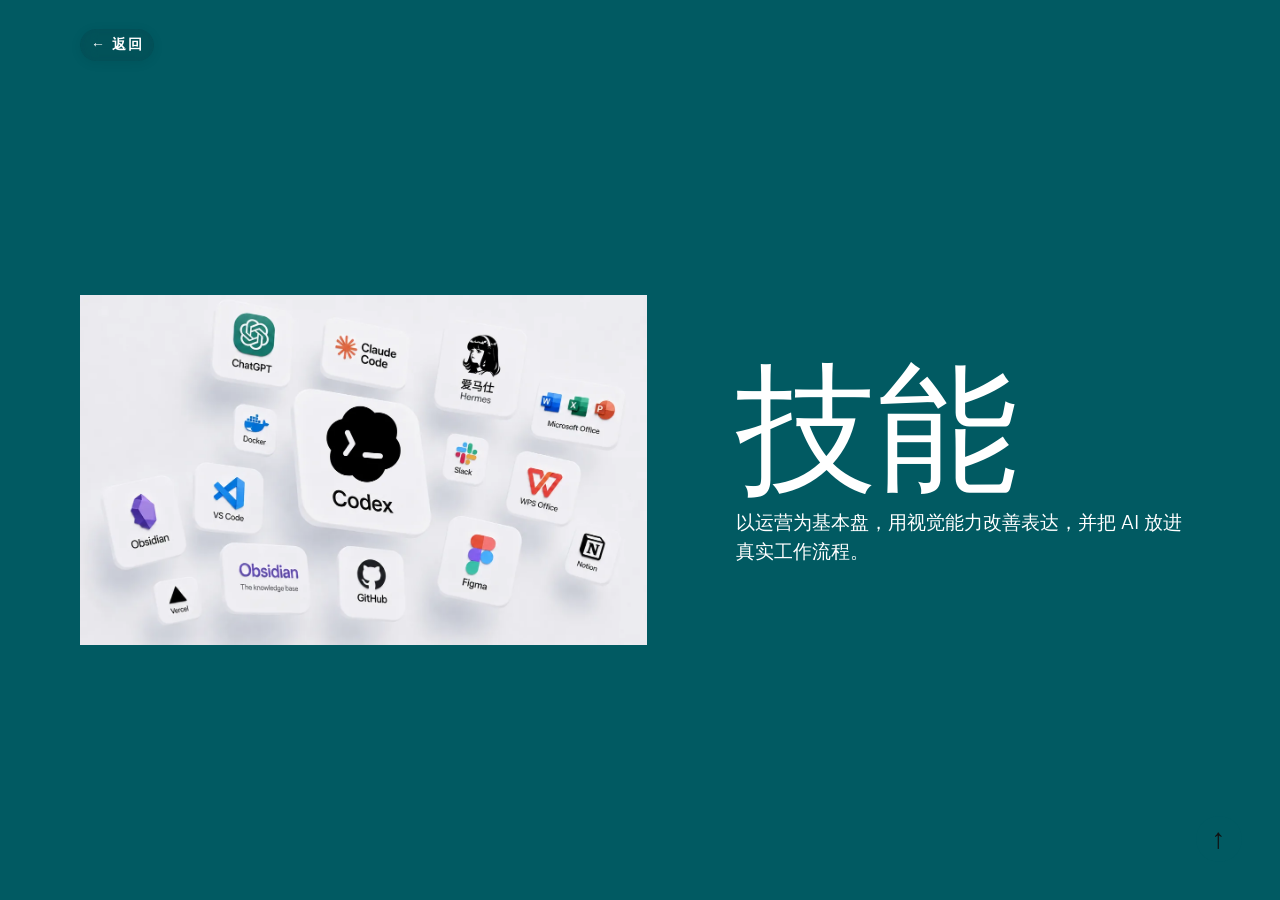
<file: project/5/index.html>
<!DOCTYPE html><html lang="zh-CN"><head><meta charSet="utf-8"/><meta name="viewport" content="width=device-width, initial-scale=1"/><link rel="preload" href="/cms-media/439FAE31-5AEF-4EFA-862E-C268F0C917F0.webp" as="image" fetchPriority="high"/><link rel="preload" as="image" href="/cms-media/59df5f6c0a06645108ca70f1bc1557a7.webp"/><link rel="stylesheet" href="/_next/static/chunks/0hf4s17i-xmn8.css" data-precedence="next"/><link rel="preload" as="script" fetchPriority="low" href="/_next/static/chunks/1rpyum114dc60.js"/><script src="/_next/static/chunks/27jktro2p5rq9.js" async=""></script><script src="/_next/static/chunks/25o46h8mdjlrg.js" async=""></script><script src="/_next/static/chunks/1wxw8ny0hl5xh.js" async=""></script><script src="/_next/static/chunks/turbopack-0q07ub5x_xbu-.js" async=""></script><script src="/_next/static/chunks/05-c3ty_6dwfk.js" async=""></script><script src="/_next/static/chunks/14mrh2-p_w84d.js" async=""></script><script src="/_next/static/chunks/204h12e2amxmn.js" async=""></script><script src="/_next/static/chunks/1rxncug86bump.js" async=""></script><script src="/_next/static/chunks/3ep_qv69bd5wv.js" async=""></script><script src="/_next/static/chunks/0ztlop7odreuy.js" async=""></script><link rel="preload" as="image" fetchPriority="high" href="/cms-media/439FAE31-5AEF-4EFA-862E-C268F0C917F0.webp"/><title>技能 | 高源的独立站简历</title><meta name="author" content="GAO YUAN"/><meta name="keywords" content="高源,GAO YUAN,内容运营,增长运营,AI 工作流"/><meta name="creator" content="GAO YUAN"/><meta name="publisher" content="GAO YUAN"/><link rel="icon" href="/icon.svg"/><script src="/_next/static/chunks/0cz1d0mv5g_q7.js" noModule=""></script></head><body><div hidden=""><!--$--><!--/$--></div><div id="app"><main class="project-detail" data-direct-reveal-active="true" data-motion-phase="idle" data-project-slug="5" style="--detail-background:#015a62;--detail-color:#fff"><div aria-hidden="true" class="project-direct-reveal" data-duration="650" data-project-direct-reveal="" data-reduced-motion="false" style="--project-direct-duration:650ms"></div><nav class="project-detail__nav"><span class="glass-surface project-detail__nav-capsule"><a href="/?project=5">← <!-- -->返回</a></span></nav><header class="project-detail__hero"><div class="project-detail__hero-media" data-project-hero-media=""><img alt="Y1Fg_xEAABkXknXn" class=" safe-media" height="1688" loading="eager" src="/cms-media/59df5f6c0a06645108ca70f1bc1557a7.webp" width="2732"/></div><div class="project-detail__hero-copy"><h1 data-title-size="medium" tabindex="-1">技能</h1><p data-description-size="medium">以运营为基本盘，用视觉能力改善表达，并把 AI 放进真实工作流程。</p></div></header><article class="project-detail__content"><div class="case05-detail"><section class="case05-detail__section case05-detail__hero"><div class="case05-detail__hero-copy"><p class="case05-detail__kicker">C5 / 能力与工作方法</p><h2>我怎样把事情做出来</h2><p class="case05-detail__hero-lead">前四篇写的是我做过什么，这一篇回答的是，我靠哪些能力把事情推进下去。</p><p>运营是我的基本盘。美术专业和早期 UX 学习让我有一定的视觉判断，而近几年持续使用 Codex、Hermes 和不同模型，也让我逐渐形成了自己的 AI 工作方式。它们并不是三条互不相干的技能线，实际工作里经常同时出现。</p></div><div class="case05-detail__hero-map" aria-label="个人能力结构"><div><span>基本盘</span><strong>运营</strong></div><i aria-hidden="true">＋</i><div><span>表达能力</span><strong>视觉</strong></div><i aria-hidden="true">＋</i><div><span>工作方式</span><strong>AI Workflow</strong></div><b aria-hidden="true">↓</b><p>把问题推进到可以交付</p></div></section><section class="case05-detail__section case05-detail__operations"><div class="case05-detail__section-head"><h2>我首先是一名运营</h2><p>工具会更新，岗位名称也会变化，但我最稳定的能力还是理解内容、用户和执行现场。</p></div><div class="case05-detail__operations-copy"><p>我做过垂直内容账号、社区活动、Creator 筛选和用户运营，也处理过翻译、审核、问题反馈和跨团队同步。它们看起来分散，实际都要求我先理解信息，再判断下一步该由谁处理。</p><p>我不想用一句擅长沟通概括这些工作。更准确的说法是，我能够把零散反馈整理清楚，确认责任边界，继续追问进度，并把结果带回最初提出问题的人。</p></div><div class="case05-detail__operations-list"><div><strong>内容运营</strong><p>选题、信息整理、翻译校对与持续更新</p><span>项目证据：<!-- -->C1</span></div><div><strong>社区与 UGC</strong><p>用户沟通、活动策划、作品展示与社区互动</p><span>项目证据：<!-- -->C1 / C2 / C4</span></div><div><strong>Creator 合作</strong><p>筛选、内容适配、问题跟进与交付协调</p><span>项目证据：<!-- -->C2</span></div><div><strong>执行标准化</strong><p>把重复审核意见整理成可复用步骤</p><span>项目证据：<!-- -->C4</span></div></div></section><section class="case05-detail__section case05-detail__workflow"><div class="case05-detail__section-head"><h2>我使用 AI，不是为了把整件事交出去</h2><p>我更在意 AI 应该做哪一步，以及人应该在哪些节点重新接手。</p></div><div class="case05-detail__workflow-intro"><p>面对复杂任务时，我会先定义结果，再拆分研究、素材整理、执行和检查。Codex 适合推进代码与文件工作，Hermes 可以作为多模型入口，其他模型则按具体任务选择。模型名称不是重点，重点是任务能否连续推进。</p><p>AI 输出之后，事实、取舍和最终验收仍由我负责。它可以帮助我更快地试错，却不会自动理解公司的内部边界、招聘方真正想看什么，或者一个页面为什么读起来不舒服。</p></div><ol class="case05-detail__pipeline"><li class="case05-detail__pipeline-item"><span>01</span><strong>明确结果</strong><small>先确认最后要交付什么</small></li><li class="case05-detail__pipeline-item"><span>02</span><strong>拆开任务</strong><small>把研究、执行和检查分开</small></li><li class="case05-detail__pipeline-item"><span>03</span><strong>选择工具</strong><small>按任务选择模型或软件</small></li><li class="case05-detail__pipeline-item"><span>04</span><strong>推进执行</strong><small>让 AI 处理适合它的部分</small></li><li class="case05-detail__pipeline-item case05-detail__pipeline-item--review"><span>05</span><strong>人工检查</strong><small>确认事实、质量和取舍</small></li><li class="case05-detail__pipeline-item"><span>06</span><strong>整理交付</strong><small>留下可继续使用的结果</small></li></ol><div class="case05-detail__method-list"><article><span>C3</span><h3>把一个网站拆成可以持续交接的任务</h3><p>研究、视觉、代码、测试和交接分别留下结果，避免长项目每次都从头解释。</p></article><article><span>C4</span><h3>把重复审核意见整理成 Skill</h3><p>AI 先补齐固定步骤，我继续负责内容判断、人工操作和最后检查。</p></article><article><span>日常工作</span><h3>按任务选择工具，而不是追着模型更新</h3><p>写作、研究、图片、代码和资料整理使用不同入口，最后统一回到可交付文件。</p></article></div></section><section class="case05-detail__section case05-detail__visual"><div class="case05-detail__section-head"><h2>视觉能力帮我减少沟通成本</h2><p>我不以专业设计师为求职方向，但能判断信息层级、版面节奏和基础视觉是否合适。</p></div><div class="case05-detail__visual-layout"><figure><img src="/case03/final-home-desktop.webp" alt="由 Figma 设计并通过 AI 协作实现的作品集首页" loading="lazy"/><figcaption>C3 独立站首页。视觉判断、页面结构和最终取舍由我持续参与。</figcaption></figure><div><p>我的视觉基础来自美术专业，以及早期对 UX 职业方向的探索。Figma 能够支持界面和页面设计，Canva 与 Photoshop 用于常见运营物料，Premiere Pro 和剪映则用于字幕、基础剪辑和节奏调整。</p><p>这部分能力最直接的价值，是我可以先做出一个足够清楚的版本，再和设计、产品或开发讨论具体问题。它也让我在使用 AI 生成图片、页面和代码时，不会把能生成误认为已经合格。</p><dl class="case05-detail__skill-scale"><div><dt>Figma</dt><dd>可独立完成日常页面与原型工作</dd></div><div><dt>Canva / Photoshop</dt><dd>基础运营物料与图片处理</dd></div><div><dt>PR / 剪映</dt><dd>字幕、基础剪辑与节奏调整</dd></div></dl></div></div></section><section class="case05-detail__section case05-detail__toolkit"><div class="case05-detail__section-head"><h2>支撑日常工作的工具</h2><p>这些工具不单独构成优势，但能让我把文档、知识和技术协作接起来。</p></div><div class="case05-detail__tool-list"><article><h3>Office / WPS / 飞书</h3><p>用于文档、表格、演示、协作记录，以及 AI 输出后的格式整理。</p><span>日常工作使用</span></article><article><h3>Obsidian</h3><p>我正在持续积累个人知识库，用来保存项目资料、工作经验和可复用方法。它还在形成中，并不是一套已经成熟的知识系统。</p><span>持续使用中</span></article><article><h3>GitHub / API / Web</h3><p>用于管理部分 AI 辅助项目、配置模型 API，并结合日志和页面反馈排查常见问题。</p><span>AI 辅助下使用</span></article></div><p class="case05-detail__boundary">我不把自己写成专业开发者。技术理解对我的意义，是能与 AI 和技术同事更具体地沟通，也能把一些小型想法独立推进到可用版本。</p></section><section class="case05-detail__section case05-detail__additional"><div class="case05-detail__additional-grid"><article><h2>日语</h2><p>高考和大学期间学习日语，能够满足游戏资讯内容的原文理解、翻译，以及 AI 初译后的人工校对需求。我没有参加 JLPT，也不会把这段经历包装成专业翻译能力。</p><a class="case05-detail__case-link" href="/project/1/">查看 C1 中的实际使用<span aria-hidden="true"> ↗</span></a></article><article><h2>Google UX</h2><p>早期探索 UX 职业方向时，我学习过 Google UX 相关课程并接触 Figma。后来没有选择设计师岗位，但这段学习保留了下来，成为我处理运营物料和独立站项目时的视觉基础。</p><span class="case05-detail__status">辅助经历，不作为核心求职资质</span></article></div></section><section class="case05-detail__section case05-detail__proof"><div class="case05-detail__section-head"><h2>这些能力在哪里用过</h2><p>每一项主要能力都可以回到前面的项目，而不是依靠熟练度百分比证明。</p></div><div class="case05-detail__proof-list"><article><img src="/case01/hero-core-overview.webp" alt="泰拉旅社账号与项目数据概览" loading="lazy"/><div><span>C<!-- -->1</span><h3>泰拉旅社</h3><p>内容运营、日语翻译、信息源整理和基础视频处理。</p></div><a class="case05-detail__case-link" href="/project/1/">查看项目<span aria-hidden="true"> ↗</span></a></article><article><img src="/case02/ugc-contest-poster.webp" alt="CodeFlying AI 小程序创作比赛活动海报" loading="lazy"/><div><span>C<!-- -->2</span><h3>CodeFlying</h3><p>UGC 活动、Creator 筛选、合作跟进和产品问题反馈。</p></div><a class="case05-detail__case-link" href="/project/2/">查看项目<span aria-hidden="true"> ↗</span></a></article><article><img src="/case03/final-home-desktop.webp" alt="作品集独立站最终首页" loading="lazy"/><div><span>C<!-- -->3</span><h3>独立站与 AI 协作</h3><p>Figma、AI 辅助开发、上下文交接、页面检查和持续迭代。</p></div><a class="case05-detail__case-link" href="/project/3/">查看项目<span aria-hidden="true"> ↗</span></a></article><article><img src="/case04/reconstructed-skill-structure.webp" alt="从重复审核经验整理出的 Skill 结构示意" loading="lazy"/><div><span>C<!-- -->4</span><h3>智谱 AI 辅助运营</h3><p>用户运营、审核执行、规则整理和 Skill 固化。</p></div><a class="case05-detail__case-link" href="/project/4/">查看项目<span aria-hidden="true"> ↗</span></a></article></div><div class="case05-detail__closing"><strong>运营是基本盘，视觉和 AI 让我拥有更多解决问题的方式。</strong><p>我仍在学习新的工具，但不会为了显得会得多而堆满名称。能否把任务理解清楚、推进下去并对结果负责，比工具数量更重要。</p></div></section></div></article><footer class="project-detail__footer" aria-label="项目切换"><a class="project-detail__footer-link project-detail__footer-link--previous" href="/project/4/">← <span>智谱</span></a><span class="project-detail__footer-current">技能</span><a class="project-detail__footer-link project-detail__footer-link--next" href="/project/6/"><span>校园</span> →</a></footer><button aria-label="返回顶部" class="project-detail__back-to-top" type="button">↑</button></main><!--$--><!--/$--></div><div aria-hidden="true" data-cover-duration="1000" data-motion-overlay="" data-phase="idle" data-reveal-duration="0" data-total-duration="1000" style="--motion-color:#111111;--motion-text-color:#ffffff;color:#ffffff;inset:0;overflow:visible;pointer-events:none;position:fixed;z-index:1000"><div aria-hidden="true" data-motion-cover="" data-reduced-motion="false" style="--motion-cover-duration:0ms;background:#111111;clip-path:inset(0 0 0 100%);inset:0;opacity:0;position:absolute;transition:none;z-index:1"></div></div><script src="/_next/static/chunks/1rpyum114dc60.js" id="_R_" async=""></script><script>(self.__next_f=self.__next_f||[]).push([0])</script><script>self.__next_f.push([1,"1:\"$Sreact.fragment\"\n2:I[92130,[\"/_next/static/chunks/05-c3ty_6dwfk.js\",\"/_next/static/chunks/14mrh2-p_w84d.js\",\"/_next/static/chunks/204h12e2amxmn.js\"],\"MotionProvider\"]\n3:I[39756,[\"/_next/static/chunks/05-c3ty_6dwfk.js\",\"/_next/static/chunks/14mrh2-p_w84d.js\",\"/_next/static/chunks/204h12e2amxmn.js\"],\"default\"]\n4:I[37457,[\"/_next/static/chunks/05-c3ty_6dwfk.js\",\"/_next/static/chunks/14mrh2-p_w84d.js\",\"/_next/static/chunks/204h12e2amxmn.js\"],\"default\"]\n5:I[22016,[\"/_next/static/chunks/05-c3ty_6dwfk.js\",\"/_next/static/chunks/14mrh2-p_w84d.js\",\"/_next/static/chunks/204h12e2amxmn.js\",\"/_next/static/chunks/1rxncug86bump.js\"],\"\"]\n7:I[97367,[\"/_next/static/chunks/05-c3ty_6dwfk.js\",\"/_next/static/chunks/14mrh2-p_w84d.js\",\"/_next/static/chunks/204h12e2amxmn.js\"],\"OutletBoundary\"]\n8:\"$Sreact.suspense\"\nb:I[97367,[\"/_next/static/chunks/05-c3ty_6dwfk.js\",\"/_next/static/chunks/14mrh2-p_w84d.js\",\"/_next/static/chunks/204h12e2amxmn.js\"],\"ViewportBoundary\"]\nd:I[97367,[\"/_next/static/chunks/05-c3ty_6dwfk.js\",\"/_next/static/chunks/14mrh2-p_w84d.js\",\"/_next/static/chunks/204h12e2amxmn.js\"],\"MetadataBoundary\"]\nf:I[68027,[\"/_next/static/chunks/05-c3ty_6dwfk.js\",\"/_next/static/chunks/14mrh2-p_w84d.js\",\"/_next/static/chunks/204h12e2amxmn.js\"],\"default\",1]\n:HL[\"/_next/static/chunks/0hf4s17i-xmn8.css\",\"style\"]\n:HL[\"/cms-media/439FAE31-5AEF-4EFA-862E-C268F0C917F0.webp\",\"image\",{\"fetchPriority\":\"high\"}]\n"])</script><script>self.__next_f.push([1,"0:{\"P\":null,\"c\":[\"\",\"project\",\"5\",\"\"],\"q\":\"\",\"i\":false,\"f\":[[[\"\",{\"children\":[\"project\",{\"children\":[[\"slug\",\"5\",\"d\",null],{\"children\":[\"__PAGE__\",{}]}]}]},\"$undefined\",\"$undefined\",16],[[\"$\",\"$1\",\"c\",{\"children\":[[[\"$\",\"link\",\"0\",{\"rel\":\"stylesheet\",\"href\":\"/_next/static/chunks/0hf4s17i-xmn8.css\",\"precedence\":\"next\",\"crossOrigin\":\"$undefined\",\"nonce\":\"$undefined\"}],[\"$\",\"script\",\"script-0\",{\"src\":\"/_next/static/chunks/05-c3ty_6dwfk.js\",\"async\":true,\"nonce\":\"$undefined\"}],[\"$\",\"script\",\"script-1\",{\"src\":\"/_next/static/chunks/14mrh2-p_w84d.js\",\"async\":true,\"nonce\":\"$undefined\"}],[\"$\",\"script\",\"script-2\",{\"src\":\"/_next/static/chunks/204h12e2amxmn.js\",\"async\":true,\"nonce\":\"$undefined\"}]],[\"$\",\"html\",null,{\"lang\":\"zh-CN\",\"children\":[[\"$\",\"head\",null,{\"children\":[\"$\",\"link\",null,{\"rel\":\"preload\",\"as\":\"image\",\"fetchPriority\":\"high\",\"href\":\"/cms-media/439FAE31-5AEF-4EFA-862E-C268F0C917F0.webp\"}]}],[\"$\",\"body\",null,{\"children\":[\"$\",\"$L2\",null,{\"children\":[\"$\",\"div\",null,{\"id\":\"app\",\"children\":[\"$\",\"$L3\",null,{\"parallelRouterKey\":\"children\",\"error\":\"$undefined\",\"errorStyles\":\"$undefined\",\"errorScripts\":\"$undefined\",\"template\":[\"$\",\"$L4\",null,{}],\"templateStyles\":\"$undefined\",\"templateScripts\":\"$undefined\",\"notFound\":[[[\"$\",\"title\",null,{\"children\":\"404: This page could not be found.\"}],[\"$\",\"div\",null,{\"style\":{\"fontFamily\":\"system-ui,\\\"Segoe UI\\\",Roboto,Helvetica,Arial,sans-serif,\\\"Apple Color Emoji\\\",\\\"Segoe UI Emoji\\\"\",\"height\":\"100vh\",\"textAlign\":\"center\",\"display\":\"flex\",\"flexDirection\":\"column\",\"alignItems\":\"center\",\"justifyContent\":\"center\"},\"children\":[\"$\",\"div\",null,{\"children\":[[\"$\",\"style\",null,{\"dangerouslySetInnerHTML\":{\"__html\":\"body{color:#000;background:#fff;margin:0}.next-error-h1{border-right:1px solid rgba(0,0,0,.3)}@media (prefers-color-scheme:dark){body{color:#fff;background:#000}.next-error-h1{border-right:1px solid rgba(255,255,255,.3)}}\"}}],[\"$\",\"h1\",null,{\"className\":\"next-error-h1\",\"style\":{\"display\":\"inline-block\",\"margin\":\"0 20px 0 0\",\"padding\":\"0 23px 0 0\",\"fontSize\":24,\"fontWeight\":500,\"verticalAlign\":\"top\",\"lineHeight\":\"49px\"},\"children\":404}],[\"$\",\"div\",null,{\"style\":{\"display\":\"inline-block\"},\"children\":[\"$\",\"h2\",null,{\"style\":{\"fontSize\":14,\"fontWeight\":400,\"lineHeight\":\"49px\",\"margin\":0},\"children\":\"This page could not be found.\"}]}]]}]}]],[]],\"forbidden\":\"$undefined\",\"unauthorized\":\"$undefined\"}]}]}]}]]}]]}],{\"children\":[[\"$\",\"$1\",\"c\",{\"children\":[null,[\"$\",\"$L3\",null,{\"parallelRouterKey\":\"children\",\"error\":\"$undefined\",\"errorStyles\":\"$undefined\",\"errorScripts\":\"$undefined\",\"template\":[\"$\",\"$L4\",null,{}],\"templateStyles\":\"$undefined\",\"templateScripts\":\"$undefined\",\"notFound\":\"$undefined\",\"forbidden\":\"$undefined\",\"unauthorized\":\"$undefined\"}]]}],{\"children\":[[\"$\",\"$1\",\"c\",{\"children\":[null,[\"$\",\"$L3\",null,{\"parallelRouterKey\":\"children\",\"error\":\"$undefined\",\"errorStyles\":\"$undefined\",\"errorScripts\":\"$undefined\",\"template\":[\"$\",\"$L4\",null,{}],\"templateStyles\":\"$undefined\",\"templateScripts\":\"$undefined\",\"notFound\":[[\"$\",\"main\",null,{\"className\":\"project-not-found\",\"children\":[[\"$\",\"p\",null,{\"children\":\"这个项目页面不存在。\"}],[\"$\",\"$L5\",null,{\"href\":\"/\",\"children\":\"返回首页\"}]]}],[]],\"forbidden\":\"$undefined\",\"unauthorized\":\"$undefined\"}]]}],{\"children\":[[\"$\",\"$1\",\"c\",{\"children\":[\"$L6\",[[\"$\",\"script\",\"script-0\",{\"src\":\"/_next/static/chunks/3ep_qv69bd5wv.js\",\"async\":true,\"nonce\":\"$undefined\"}],[\"$\",\"script\",\"script-1\",{\"src\":\"/_next/static/chunks/0ztlop7odreuy.js\",\"async\":true,\"nonce\":\"$undefined\"}]],[\"$\",\"$L7\",null,{\"children\":[\"$\",\"$8\",null,{\"name\":\"Next.MetadataOutlet\",\"children\":\"$@9\"}]}]]}],{},null,false,null]},null,false,\"$@a\"]},null,false,\"$@a\"]},null,false,null],[\"$\",\"$1\",\"h\",{\"children\":[null,[\"$\",\"$Lb\",null,{\"children\":\"$Lc\"}],[\"$\",\"div\",null,{\"hidden\":true,\"children\":[\"$\",\"$Ld\",null,{\"children\":[\"$\",\"$8\",null,{\"name\":\"Next.Metadata\",\"children\":\"$Le\"}]}]}],null]}],false]],\"m\":\"$undefined\",\"G\":[\"$f\",[[\"$\",\"link\",\"0\",{\"rel\":\"stylesheet\",\"href\":\"/_next/static/chunks/0hf4s17i-xmn8.css\",\"precedence\":\"next\",\"crossOrigin\":\"$undefined\",\"nonce\":\"$undefined\"}]]],\"S\":true,\"h\":null,\"s\":\"$undefined\",\"l\":\"$undefined\",\"p\":\"$undefined\",\"d\":\"$undefined\",\"b\":\"Pv-P2JW_3l8u8mFLCrpt_\"}\n"])</script><script>self.__next_f.push([1,"10:[]\na:\"$W10\"\n"])</script><script>self.__next_f.push([1,"11:I[21594,[\"/_next/static/chunks/05-c3ty_6dwfk.js\",\"/_next/static/chunks/14mrh2-p_w84d.js\",\"/_next/static/chunks/204h12e2amxmn.js\",\"/_next/static/chunks/3ep_qv69bd5wv.js\",\"/_next/static/chunks/0ztlop7odreuy.js\"],\"ProjectDetail\"]\n"])</script><script>self.__next_f.push([1,"6:[\"$\",\"$L11\",null,{\"backHomeLabel\":\"返回\",\"navigationProjects\":{\"previous\":{\"id\":\"4\",\"slug\":\"4\",\"status\":\"published\",\"displayTitle\":\"智谱\",\"description\":\"在智谱的运营实习中，我学会了把重复任务固化为 skill，而我则负责检查与落地，让 AI 工作流融入所有工作\",\"displayTitleSize\":\"medium\",\"descriptionSize\":\"medium\",\"transitionMessage\":\"Robin Noguier\",\"order\":4,\"colors\":{\"primary\":\"#000000\",\"secondary\":\"#1958F6\",\"textMode\":\"light\"},\"showcase\":{\"thumbnail\":{\"id\":\"173\",\"url\":\"/cms-media/2d8a0786c32e494d4674fe11ea4a65a4.webp\",\"alt\":\"Xuj7nREAACAAR4Ic\",\"mimeType\":\"image/webp\",\"width\":2732,\"height\":1688,\"duration\":\"$undefined\"},\"previewVideo\":\"$undefined\",\"previewFrames\":[]},\"detail\":{\"enabled\":true,\"heroTitle\":\"$undefined\",\"heroTitleSize\":\"medium\",\"heroDescription\":\"在智谱的新媒体运营岗位中，我主要负责把既定方案拆成执行步骤，并完成用户群触达、问题回复等日常工作。任务重复之后，我开始把审核要求整理成规则，让 AI 先处理机械部分，再由我检查和落地。\",\"heroDescriptionSize\":\"medium\",\"heroMedia\":\"$undefined\",\"intro\":\"$undefined\",\"introSize\":\"medium\",\"sections\":[{\"id\":\"ueno-section-1\",\"layout\":\"media-left\",\"media\":\"$undefined\",\"content\":{\"root\":{\"type\":\"root\",\"children\":[{\"children\":[{\"type\":\"text\",\"detail\":0,\"format\":0,\"mode\":\"normal\",\"style\":\"\",\"text\":\"2015 - 2018\",\"version\":1}],\"direction\":null,\"format\":\"\",\"indent\":0,\"version\":1,\"type\":\"paragraph\",\"textFormat\":0,\"textStyle\":\"\"}],\"direction\":null,\"format\":\"\",\"indent\":0,\"version\":1}},\"fontSize\":\"medium\"},{\"id\":\"ueno-section-2\",\"layout\":\"media-right\",\"media\":\"$undefined\",\"content\":{\"root\":{\"type\":\"root\",\"children\":[{\"children\":[{\"type\":\"text\",\"detail\":0,\"format\":0,\"mode\":\"normal\",\"style\":\"\",\"text\":\"Along with the Ueno design team, we came up with a brand that will stand out from the crowd. We did so by having a recognizable wordmark, voice, color palette, illustrations and strong values. \",\"version\":1}],\"direction\":null,\"format\":\"\",\"indent\":0,\"version\":1,\"type\":\"paragraph\",\"textFormat\":0,\"textStyle\":\"\"}],\"direction\":null,\"format\":\"\",\"indent\":0,\"version\":1}},\"fontSize\":\"medium\"},{\"id\":\"ueno-section-3\",\"layout\":\"media-full\",\"media\":\"$undefined\",\"content\":{\"root\":{\"type\":\"root\",\"children\":[{\"children\":[{\"type\":\"text\",\"detail\":0,\"format\":0,\"mode\":\"normal\",\"style\":\"\",\"text\":\" \",\"version\":1}],\"direction\":null,\"format\":\"\",\"indent\":0,\"version\":1,\"type\":\"paragraph\",\"textFormat\":0,\"textStyle\":\"\"}],\"direction\":null,\"format\":\"\",\"indent\":0,\"version\":1}},\"fontSize\":\"medium\"}],\"legacyBlocks\":[]},\"seo\":{\"title\":\"智谱｜AI 辅助运营\",\"description\":\"在智谱的新媒体运营岗位中，我把重复审核要求整理成规则，让 AI 先补执行步骤，再由我检查和落地。\",\"image\":\"$undefined\"}},\"next\":{\"id\":\"6\",\"slug\":\"6\",\"status\":\"published\",\"displayTitle\":\"校园\",\"description\":\"我的校园是在社团工作与图书馆中度过的，这些宝贵的执行经历让我学会了许多\",\"displayTitleSize\":\"medium\",\"descriptionSize\":\"medium\",\"transitionMessage\":\"Robin Noguier\",\"order\":6,\"colors\":{\"primary\":\"#E9E7E3\",\"secondary\":\"#ff6f64\",\"textMode\":\"dark\"},\"showcase\":{\"thumbnail\":{\"id\":\"249\",\"url\":\"/cms-media/D311D6FA-61ED-45E8-9AE6-20F9B2B9D3B9.webp\",\"alt\":\"X2RuLxAAACMAcV6X\",\"mimeType\":\"image/webp\",\"width\":1672,\"height\":941,\"duration\":\"$undefined\"},\"previewVideo\":\"$undefined\",\"previewFrames\":[]},\"detail\":{\"enabled\":true,\"heroTitle\":\"$undefined\",\"heroTitleSize\":\"medium\",\"heroDescription\":\"With Factor SF I created a marketing site introducing Google Express’s voice activated shopping.\",\"heroDescriptionSize\":\"medium\",\"heroMedia\":\"$undefined\",\"intro\":\"$undefined\",\"introSize\":\"medium\",\"sections\":[{\"id\":\"google-section-1\",\"layout\":\"media-left\",\"media\":\"$undefined\",\"content\":{\"root\":{\"children\":[{\"children\":[{\"detail\":0,\"format\":0,\"mode\":\"normal\",\"style\":\"\",\"text\":\"December 2017\",\"type\":\"text\",\"version\":1}],\"direction\":null,\"format\":\"\",\"indent\":0,\"type\":\"paragraph\",\"version\":1,\"textFormat\":0,\"textStyle\":\"\"}],\"direction\":null,\"format\":\"\",\"indent\":0,\"type\":\"root\",\"version\":1}},\"fontSize\":\"medium\"},{\"id\":\"google-section-2\",\"layout\":\"media-right\",\"media\":\"$undefined\",\"content\":{\"root\":{\"children\":[{\"children\":[{\"detail\":0,\"format\":0,\"mode\":\"normal\",\"style\":\"\",\"text\":\"We tried to innovate in terms of concept and animations but we needed to respect Google’s guidelines to make sure we were not breaking any of their design system’s rules.\",\"type\":\"text\",\"version\":1}],\"direction\":null,\"format\":\"\",\"indent\":0,\"type\":\"paragraph\",\"version\":1,\"textFormat\":0,\"textStyle\":\"\"}],\"direction\":null,\"format\":\"\",\"indent\":0,\"type\":\"root\",\"version\":1}},\"fontSize\":\"medium\"},{\"id\":\"google-section-3\",\"layout\":\"media-full\",\"media\":\"$undefined\",\"content\":{\"root\":{\"type\":\"root\",\"children\":[{\"children\":[{\"type\":\"text\",\"detail\":0,\"format\":0,\"mode\":\"normal\",\"style\":\"\",\"text\":\" \",\"version\":1}],\"direction\":null,\"format\":\"\",\"indent\":0,\"version\":1,\"type\":\"paragraph\",\"textFormat\":0,\"textStyle\":\"\"}],\"direction\":null,\"format\":\"\",\"indent\":0,\"version\":1}},\"fontSize\":\"medium\"}],\"legacyBlocks\":[]},\"seo\":{\"title\":\"校园 | 高源的独立站简历\",\"description\":\"\",\"image\":\"$undefined\"}}},\"project\":{\"id\":\"5\",\"slug\":\"5\",\"status\":\"published\",\"displayTitle\":\"技能\",\"description\":\"在最终进入运营岗前，我曾考虑过许多岗位，这段职业探索期让我掌握了许多技能\",\"displayTitleSize\":\"medium\",\"descriptionSize\":\"medium\",\"transitionMessage\":\"Back\",\"order\":5,\"colors\":{\"primary\":\"#015a62\",\"secondary\":\"#ccba8e\",\"textMode\":\"light\"},\"showcase\":{\"thumbnail\":{\"id\":\"215\",\"url\":\"/cms-media/59df5f6c0a06645108ca70f1bc1557a7.webp\",\"alt\":\"Y1Fg_xEAABkXknXn\",\"mimeType\":\"image/webp\",\"width\":2732,\"height\":1688,\"duration\":\"$undefined\"},\"previewVideo\":\"$undefined\",\"previewFrames\":[]},\"detail\":{\"enabled\":true,\"heroTitle\":\"$undefined\",\"heroTitleSize\":\"medium\",\"heroDescription\":\"Describing the flow of athletes receiving their Airbnb credits for the next Olympic games. Also introducing the flow for creating an interview for each Olympian.\",\"heroDescriptionSize\":\"medium\",\"heroMedia\":\"$undefined\",\"intro\":\"$undefined\",\"introSize\":\"medium\",\"sections\":[{\"id\":\"airbnb-section-1\",\"layout\":\"media-left\",\"media\":\"$undefined\",\"content\":{\"root\":{\"type\":\"root\",\"children\":[{\"children\":[{\"type\":\"text\",\"detail\":0,\"format\":0,\"mode\":\"normal\",\"style\":\"\",\"text\":\"When working for a client like Airbnb, it is obvious that you will have to follow their nicely done design system. \",\"version\":1}],\"direction\":null,\"format\":\"\",\"indent\":0,\"version\":1,\"type\":\"paragraph\",\"textFormat\":0,\"textStyle\":\"\"}],\"direction\":null,\"format\":\"\",\"indent\":0,\"version\":1}},\"fontSize\":\"medium\"},{\"id\":\"airbnb-section-3\",\"layout\":\"media-full\",\"media\":\"$undefined\",\"content\":{\"root\":{\"type\":\"root\",\"children\":[{\"children\":[{\"type\":\"text\",\"detail\":0,\"format\":0,\"mode\":\"normal\",\"style\":\"\",\"text\":\" \",\"version\":1}],\"direction\":null,\"format\":\"\",\"indent\":0,\"version\":1,\"type\":\"paragraph\",\"textFormat\":0,\"textStyle\":\"\"}],\"direction\":null,\"format\":\"\",\"indent\":0,\"version\":1}},\"fontSize\":\"medium\"}],\"legacyBlocks\":[]},\"seo\":{\"title\":\"技能 | 高源的独立站简历\",\"description\":\"\",\"image\":\"$undefined\"}}}]\n"])</script><script>self.__next_f.push([1,"c:[[\"$\",\"meta\",\"0\",{\"charSet\":\"utf-8\"}],[\"$\",\"meta\",\"1\",{\"name\":\"viewport\",\"content\":\"width=device-width, initial-scale=1\"}]]\n"])</script><script>self.__next_f.push([1,"12:I[27201,[\"/_next/static/chunks/05-c3ty_6dwfk.js\",\"/_next/static/chunks/14mrh2-p_w84d.js\",\"/_next/static/chunks/204h12e2amxmn.js\"],\"IconMark\"]\n9:null\ne:[[\"$\",\"title\",\"0\",{\"children\":\"技能 | 高源的独立站简历\"}],[\"$\",\"meta\",\"1\",{\"name\":\"author\",\"content\":\"GAO YUAN\"}],[\"$\",\"meta\",\"2\",{\"name\":\"keywords\",\"content\":\"高源,GAO YUAN,内容运营,增长运营,AI 工作流\"}],[\"$\",\"meta\",\"3\",{\"name\":\"creator\",\"content\":\"GAO YUAN\"}],[\"$\",\"meta\",\"4\",{\"name\":\"publisher\",\"content\":\"GAO YUAN\"}],[\"$\",\"link\",\"5\",{\"rel\":\"icon\",\"href\":\"/icon.svg\"}],[\"$\",\"$L12\",\"6\",{}]]\n"])</script></body></html>
</file>
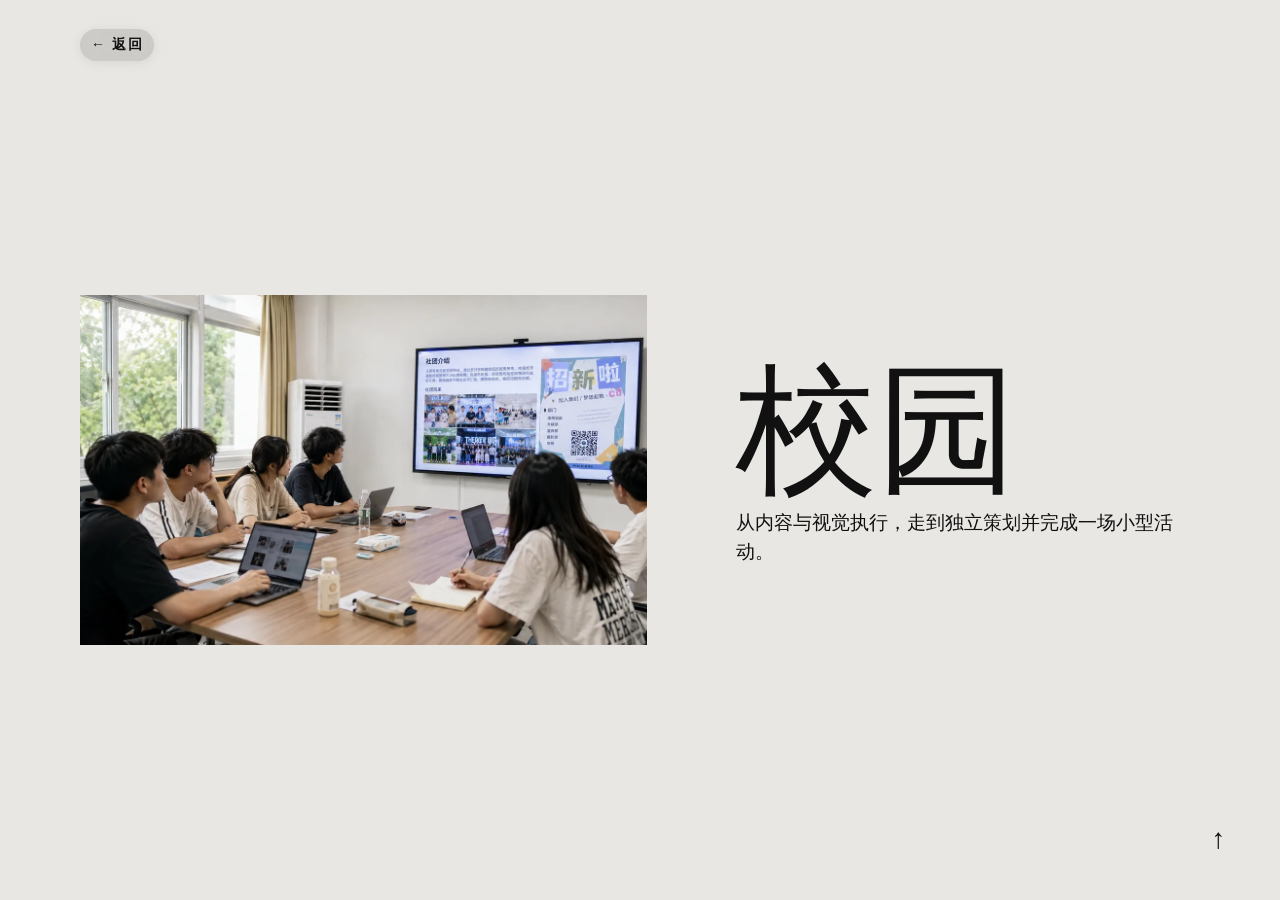
<file: project/6/index.html>
<!DOCTYPE html><html lang="zh-CN"><head><meta charSet="utf-8"/><meta name="viewport" content="width=device-width, initial-scale=1"/><link rel="preload" href="/cms-media/439FAE31-5AEF-4EFA-862E-C268F0C917F0.webp" as="image" fetchPriority="high"/><link rel="preload" as="image" href="/cms-media/D311D6FA-61ED-45E8-9AE6-20F9B2B9D3B9.webp"/><link rel="preload" as="image" href="/case06/library-activity.webp"/><link rel="preload" as="image" href="/case06/editor-credit-supply.webp"/><link rel="preload" as="image" href="/case06/editor-credit.webp"/><link rel="preload" as="image" href="/case06/content-archive.webp"/><link rel="stylesheet" href="/_next/static/chunks/0hf4s17i-xmn8.css" data-precedence="next"/><link rel="preload" as="script" fetchPriority="low" href="/_next/static/chunks/1rpyum114dc60.js"/><script src="/_next/static/chunks/27jktro2p5rq9.js" async=""></script><script src="/_next/static/chunks/25o46h8mdjlrg.js" async=""></script><script src="/_next/static/chunks/1wxw8ny0hl5xh.js" async=""></script><script src="/_next/static/chunks/turbopack-0q07ub5x_xbu-.js" async=""></script><script src="/_next/static/chunks/05-c3ty_6dwfk.js" async=""></script><script src="/_next/static/chunks/14mrh2-p_w84d.js" async=""></script><script src="/_next/static/chunks/204h12e2amxmn.js" async=""></script><script src="/_next/static/chunks/1rxncug86bump.js" async=""></script><script src="/_next/static/chunks/3ep_qv69bd5wv.js" async=""></script><script src="/_next/static/chunks/0ztlop7odreuy.js" async=""></script><link rel="preload" as="image" fetchPriority="high" href="/cms-media/439FAE31-5AEF-4EFA-862E-C268F0C917F0.webp"/><title>校园 | 高源的独立站简历</title><meta name="author" content="GAO YUAN"/><meta name="keywords" content="高源,GAO YUAN,内容运营,增长运营,AI 工作流"/><meta name="creator" content="GAO YUAN"/><meta name="publisher" content="GAO YUAN"/><link rel="icon" href="/icon.svg"/><script src="/_next/static/chunks/0cz1d0mv5g_q7.js" noModule=""></script></head><body><div hidden=""><!--$--><!--/$--></div><div id="app"><main class="project-detail" data-direct-reveal-active="true" data-motion-phase="idle" data-project-slug="6" style="--detail-background:#E9E7E3;--detail-color:#111"><div aria-hidden="true" class="project-direct-reveal" data-duration="650" data-project-direct-reveal="" data-reduced-motion="false" style="--project-direct-duration:650ms"></div><nav class="project-detail__nav"><span class="glass-surface project-detail__nav-capsule"><a href="/?project=6">← <!-- -->返回</a></span></nav><header class="project-detail__hero"><div class="project-detail__hero-media" data-project-hero-media=""><img alt="X2RuLxAAACMAcV6X" class=" safe-media" height="941" loading="eager" src="/cms-media/D311D6FA-61ED-45E8-9AE6-20F9B2B9D3B9.webp" width="1672"/></div><div class="project-detail__hero-copy"><h1 data-title-size="medium" tabindex="-1">校园</h1><p data-description-size="medium">从内容与视觉执行，走到独立策划并完成一场小型活动。</p></div></header><article class="project-detail__content"><div class="case06-detail"><section class="case06-detail__section case06-detail__hero"><div class="case06-detail__hero-copy"><p class="case06-detail__chapter">校园经历 · 能力起点</p><h2 class="case06-detail__hero-title">在进入职场前</h2><p class="case06-detail__lead">大一加入学生组织后，我从写稿、排版和做基础视觉开始，后来尝试独立策划培训活动。这里没有宏大的项目，但有一段清楚的成长过程：先把分到手的任务做好，再学着把一件小事从开头推到结尾。</p></div><figure class="case06-detail__hero-figure"><img alt="德州学院图书馆活动现场" src="/case06/library-activity.webp"/><figcaption>德州学院图书馆活动现场。照片用于说明校园工作环境，不对画面中的人物身份作额外说明。</figcaption></figure></section><section class="case06-detail__section case06-detail__origin"><div class="case06-detail__section-heading"><p>从哪里开始</p><h2>先参加，<br/>再承担具体工作</h2></div><div class="case06-detail__origin-copy"><p>大一时，我先加入了桑恒昌文学社，随后经老师引荐进入校图书馆志愿者协会。两段经历都从普通成员做起，也让我第一次接触到组织内部的内容生产和活动协作。</p><p>早期工作很具体：整理文字、编辑公众号图文、处理基础视觉物料，也配合过图书馆指示牌、迎新物料和空间方案的讨论。它们让我知道，一段文案、一张图或一块指示牌，最后都要让别人看懂、找到并愿意行动。</p><div class="case06-detail__path" aria-label="校园经历路径"><span>桑恒昌文学社</span><i aria-hidden="true">→</i><span>图书馆志愿者协会</span><i aria-hidden="true">→</i><strong>内容、视觉与活动执行</strong></div></div></section><section class="case06-detail__section case06-detail__content"><div class="case06-detail__section-heading"><p>内容工作</p><h2>从参加活动，<br/>到开始产出内容</h2></div><div class="case06-detail__content-intro"><p>在图书馆的内容工作中，我承担过供稿和图文编辑。下面两张发布页的制作名单里，能够直接看到“供稿 高源”和“图文编辑 高源”。它们证明的是我参与过这些具体内容，不代表后台列表中的所有文章都由我完成。</p><p>长截图展示的是当时的内容生产环境：选题包含读者荐读、好书推荐、节日内容、会议与活动通知等。面对不同栏目，我需要根据主题整理材料，再调整标题、结构和视觉表达。</p></div><div class="case06-detail__evidence-pair"><figure><div class="case06-detail__phone-frame"><img alt="供稿和图文编辑署名截图" src="/case06/editor-credit-supply.webp"/></div><figcaption><strong>供稿 高源 / 图文编辑 高源</strong><span>发布页制作名单原始截图</span></figcaption></figure><figure><div class="case06-detail__phone-frame"><img alt="图文编辑高源署名截图" src="/case06/editor-credit.webp"/></div><figcaption><strong>图文编辑 高源</strong><span>另一篇发布页制作名单原始截图</span></figcaption></figure><figure class="case06-detail__archive-figure"><div class="case06-detail__archive-window"><img alt="图书馆内容后台历史列表" src="/case06/content-archive.webp"/></div><figcaption><strong>内容生产环境</strong><span>列表用于展示栏目与更新类型，不作为全部个人作品的证明。</span></figcaption></figure></div></section><section class="case06-detail__section case06-detail__ai"><div class="case06-detail__section-heading"><p>方法变化</p><h2>AI 方案没有直接落地</h2></div><div class="case06-detail__ai-body"><p class="case06-detail__ai-lead">我曾尝试用 AI 辅助图书馆空间方案的构思。完整方案没有采用，其中一部分元素被保留下来继续调整。</p><p>这次尝试让我很早就形成了一个朴素的判断：AI 更适合用来打开思路、快速比较方向，最终采用什么，仍要回到实际空间、使用需求和人工审核。生成结果可以缩短探索时间，却不能替我完成取舍。</p><div class="case06-detail__method-change"><div><span>以前</span><strong>查资料、做初稿、反复修改</strong></div><i aria-hidden="true">→</i><div><span>加入 AI 后</span><strong>快速探索方向、人工筛选、继续修改</strong></div><i aria-hidden="true">→</i><div><span>最后</span><strong>让可用部分进入实际方案</strong></div></div></div></section><section class="case06-detail__section case06-detail__ownership"><div class="case06-detail__section-heading"><p>独立推进</p><h2>第一次独立把活动从策划推进到收尾</h2></div><div class="case06-detail__ownership-intro"><p>后来，我独立策划了剪辑技巧培训与 Excel 表格使用培训。活动规模不大，却第一次让我完整面对“如何让一件事发生”。</p><p>写完策划案只是开始。场地、参与人员、活动群、通知、现场流程和后续跟进，缺少任何一项，计划都可能停在纸面上。</p></div><ol class="case06-detail__pipeline"><li><span>01</span><strong>确定培训主题</strong></li><li><span>02</span><strong>完成策划案</strong></li><li><span>03</span><strong>协调场地与人员</strong></li><li><span>04</span><strong>建立活动群并发通知</strong></li><li><span>05</span><strong>组织现场执行</strong></li><li><span>06</span><strong>跟进学习进度</strong></li><li><span>07</span><strong>统计并完成收尾</strong></li></ol><p class="case06-detail__pullquote">我在这里学到的，不只是如何写一份策划案，而是如何持续跟进，直到参与者完成学习、活动完成统计。</p></section><section class="case06-detail__section case06-detail__onsite"><div class="case06-detail__section-heading"><p>线下协作</p><h2>现场执行也是工作的一部分</h2></div><div class="case06-detail__onsite-copy"><p>参与新生图书馆参观引导时，我还要面对多个学院的新生，配合完成路线组织、信息讲解和现场沟通。屏幕里的内容需要准确，现场的表达则要及时、清楚，还要根据人群和节奏随时调整。</p><p>这类工作没有留下完整的数据记录，因此这里不写未经核验的数字。它补上了我在多人场景里传递信息、配合同伴和处理临场变化的经验。</p></div></section><section class="case06-detail__section case06-detail__closing"><p>能力如何形成</p><h2>后来的实习，<br/>只是把这些能力放进更复杂的环境</h2><div class="case06-detail__closing-list" aria-label="校园经历形成的能力"><span>内容编辑</span><span>基础视觉</span><span>活动策划</span><span>资源协调</span><span>现场执行</span><span>进度跟进</span><span>AI 辅助探索</span></div><p class="case06-detail__closing-copy">校园经历没有给我一个夸张的头衔，却让我提前习惯了真实工作的基本节奏：接住任务、理解需求、协调资源、处理细节，再把结果交出去。</p></section></div></article><footer class="project-detail__footer" aria-label="项目切换"><a class="project-detail__footer-link project-detail__footer-link--previous" href="/project/5/">← <span>技能</span></a><span class="project-detail__footer-current">校园</span><a class="project-detail__footer-link project-detail__footer-link--next" href="/project/8/"><span>结语</span> →</a></footer><button aria-label="返回顶部" class="project-detail__back-to-top" type="button">↑</button></main><!--$--><!--/$--></div><div aria-hidden="true" data-cover-duration="1000" data-motion-overlay="" data-phase="idle" data-reveal-duration="0" data-total-duration="1000" style="--motion-color:#111111;--motion-text-color:#ffffff;color:#ffffff;inset:0;overflow:visible;pointer-events:none;position:fixed;z-index:1000"><div aria-hidden="true" data-motion-cover="" data-reduced-motion="false" style="--motion-cover-duration:0ms;background:#111111;clip-path:inset(0 0 0 100%);inset:0;opacity:0;position:absolute;transition:none;z-index:1"></div></div><script src="/_next/static/chunks/1rpyum114dc60.js" id="_R_" async=""></script><script>(self.__next_f=self.__next_f||[]).push([0])</script><script>self.__next_f.push([1,"1:\"$Sreact.fragment\"\n2:I[92130,[\"/_next/static/chunks/05-c3ty_6dwfk.js\",\"/_next/static/chunks/14mrh2-p_w84d.js\",\"/_next/static/chunks/204h12e2amxmn.js\"],\"MotionProvider\"]\n3:I[39756,[\"/_next/static/chunks/05-c3ty_6dwfk.js\",\"/_next/static/chunks/14mrh2-p_w84d.js\",\"/_next/static/chunks/204h12e2amxmn.js\"],\"default\"]\n4:I[37457,[\"/_next/static/chunks/05-c3ty_6dwfk.js\",\"/_next/static/chunks/14mrh2-p_w84d.js\",\"/_next/static/chunks/204h12e2amxmn.js\"],\"default\"]\n5:I[22016,[\"/_next/static/chunks/05-c3ty_6dwfk.js\",\"/_next/static/chunks/14mrh2-p_w84d.js\",\"/_next/static/chunks/204h12e2amxmn.js\",\"/_next/static/chunks/1rxncug86bump.js\"],\"\"]\n7:I[97367,[\"/_next/static/chunks/05-c3ty_6dwfk.js\",\"/_next/static/chunks/14mrh2-p_w84d.js\",\"/_next/static/chunks/204h12e2amxmn.js\"],\"OutletBoundary\"]\n8:\"$Sreact.suspense\"\nb:I[97367,[\"/_next/static/chunks/05-c3ty_6dwfk.js\",\"/_next/static/chunks/14mrh2-p_w84d.js\",\"/_next/static/chunks/204h12e2amxmn.js\"],\"ViewportBoundary\"]\nd:I[97367,[\"/_next/static/chunks/05-c3ty_6dwfk.js\",\"/_next/static/chunks/14mrh2-p_w84d.js\",\"/_next/static/chunks/204h12e2amxmn.js\"],\"MetadataBoundary\"]\nf:I[68027,[\"/_next/static/chunks/05-c3ty_6dwfk.js\",\"/_next/static/chunks/14mrh2-p_w84d.js\",\"/_next/static/chunks/204h12e2amxmn.js\"],\"default\",1]\n:HL[\"/_next/static/chunks/0hf4s17i-xmn8.css\",\"style\"]\n:HL[\"/cms-media/439FAE31-5AEF-4EFA-862E-C268F0C917F0.webp\",\"image\",{\"fetchPriority\":\"high\"}]\n"])</script><script>self.__next_f.push([1,"0:{\"P\":null,\"c\":[\"\",\"project\",\"6\",\"\"],\"q\":\"\",\"i\":false,\"f\":[[[\"\",{\"children\":[\"project\",{\"children\":[[\"slug\",\"6\",\"d\",null],{\"children\":[\"__PAGE__\",{}]}]}]},\"$undefined\",\"$undefined\",16],[[\"$\",\"$1\",\"c\",{\"children\":[[[\"$\",\"link\",\"0\",{\"rel\":\"stylesheet\",\"href\":\"/_next/static/chunks/0hf4s17i-xmn8.css\",\"precedence\":\"next\",\"crossOrigin\":\"$undefined\",\"nonce\":\"$undefined\"}],[\"$\",\"script\",\"script-0\",{\"src\":\"/_next/static/chunks/05-c3ty_6dwfk.js\",\"async\":true,\"nonce\":\"$undefined\"}],[\"$\",\"script\",\"script-1\",{\"src\":\"/_next/static/chunks/14mrh2-p_w84d.js\",\"async\":true,\"nonce\":\"$undefined\"}],[\"$\",\"script\",\"script-2\",{\"src\":\"/_next/static/chunks/204h12e2amxmn.js\",\"async\":true,\"nonce\":\"$undefined\"}]],[\"$\",\"html\",null,{\"lang\":\"zh-CN\",\"children\":[[\"$\",\"head\",null,{\"children\":[\"$\",\"link\",null,{\"rel\":\"preload\",\"as\":\"image\",\"fetchPriority\":\"high\",\"href\":\"/cms-media/439FAE31-5AEF-4EFA-862E-C268F0C917F0.webp\"}]}],[\"$\",\"body\",null,{\"children\":[\"$\",\"$L2\",null,{\"children\":[\"$\",\"div\",null,{\"id\":\"app\",\"children\":[\"$\",\"$L3\",null,{\"parallelRouterKey\":\"children\",\"error\":\"$undefined\",\"errorStyles\":\"$undefined\",\"errorScripts\":\"$undefined\",\"template\":[\"$\",\"$L4\",null,{}],\"templateStyles\":\"$undefined\",\"templateScripts\":\"$undefined\",\"notFound\":[[[\"$\",\"title\",null,{\"children\":\"404: This page could not be found.\"}],[\"$\",\"div\",null,{\"style\":{\"fontFamily\":\"system-ui,\\\"Segoe UI\\\",Roboto,Helvetica,Arial,sans-serif,\\\"Apple Color Emoji\\\",\\\"Segoe UI Emoji\\\"\",\"height\":\"100vh\",\"textAlign\":\"center\",\"display\":\"flex\",\"flexDirection\":\"column\",\"alignItems\":\"center\",\"justifyContent\":\"center\"},\"children\":[\"$\",\"div\",null,{\"children\":[[\"$\",\"style\",null,{\"dangerouslySetInnerHTML\":{\"__html\":\"body{color:#000;background:#fff;margin:0}.next-error-h1{border-right:1px solid rgba(0,0,0,.3)}@media (prefers-color-scheme:dark){body{color:#fff;background:#000}.next-error-h1{border-right:1px solid rgba(255,255,255,.3)}}\"}}],[\"$\",\"h1\",null,{\"className\":\"next-error-h1\",\"style\":{\"display\":\"inline-block\",\"margin\":\"0 20px 0 0\",\"padding\":\"0 23px 0 0\",\"fontSize\":24,\"fontWeight\":500,\"verticalAlign\":\"top\",\"lineHeight\":\"49px\"},\"children\":404}],[\"$\",\"div\",null,{\"style\":{\"display\":\"inline-block\"},\"children\":[\"$\",\"h2\",null,{\"style\":{\"fontSize\":14,\"fontWeight\":400,\"lineHeight\":\"49px\",\"margin\":0},\"children\":\"This page could not be found.\"}]}]]}]}]],[]],\"forbidden\":\"$undefined\",\"unauthorized\":\"$undefined\"}]}]}]}]]}]]}],{\"children\":[[\"$\",\"$1\",\"c\",{\"children\":[null,[\"$\",\"$L3\",null,{\"parallelRouterKey\":\"children\",\"error\":\"$undefined\",\"errorStyles\":\"$undefined\",\"errorScripts\":\"$undefined\",\"template\":[\"$\",\"$L4\",null,{}],\"templateStyles\":\"$undefined\",\"templateScripts\":\"$undefined\",\"notFound\":\"$undefined\",\"forbidden\":\"$undefined\",\"unauthorized\":\"$undefined\"}]]}],{\"children\":[[\"$\",\"$1\",\"c\",{\"children\":[null,[\"$\",\"$L3\",null,{\"parallelRouterKey\":\"children\",\"error\":\"$undefined\",\"errorStyles\":\"$undefined\",\"errorScripts\":\"$undefined\",\"template\":[\"$\",\"$L4\",null,{}],\"templateStyles\":\"$undefined\",\"templateScripts\":\"$undefined\",\"notFound\":[[\"$\",\"main\",null,{\"className\":\"project-not-found\",\"children\":[[\"$\",\"p\",null,{\"children\":\"这个项目页面不存在。\"}],[\"$\",\"$L5\",null,{\"href\":\"/\",\"children\":\"返回首页\"}]]}],[]],\"forbidden\":\"$undefined\",\"unauthorized\":\"$undefined\"}]]}],{\"children\":[[\"$\",\"$1\",\"c\",{\"children\":[\"$L6\",[[\"$\",\"script\",\"script-0\",{\"src\":\"/_next/static/chunks/3ep_qv69bd5wv.js\",\"async\":true,\"nonce\":\"$undefined\"}],[\"$\",\"script\",\"script-1\",{\"src\":\"/_next/static/chunks/0ztlop7odreuy.js\",\"async\":true,\"nonce\":\"$undefined\"}]],[\"$\",\"$L7\",null,{\"children\":[\"$\",\"$8\",null,{\"name\":\"Next.MetadataOutlet\",\"children\":\"$@9\"}]}]]}],{},null,false,null]},null,false,\"$@a\"]},null,false,\"$@a\"]},null,false,null],[\"$\",\"$1\",\"h\",{\"children\":[null,[\"$\",\"$Lb\",null,{\"children\":\"$Lc\"}],[\"$\",\"div\",null,{\"hidden\":true,\"children\":[\"$\",\"$Ld\",null,{\"children\":[\"$\",\"$8\",null,{\"name\":\"Next.Metadata\",\"children\":\"$Le\"}]}]}],null]}],false]],\"m\":\"$undefined\",\"G\":[\"$f\",[[\"$\",\"link\",\"0\",{\"rel\":\"stylesheet\",\"href\":\"/_next/static/chunks/0hf4s17i-xmn8.css\",\"precedence\":\"next\",\"crossOrigin\":\"$undefined\",\"nonce\":\"$undefined\"}]]],\"S\":true,\"h\":null,\"s\":\"$undefined\",\"l\":\"$undefined\",\"p\":\"$undefined\",\"d\":\"$undefined\",\"b\":\"Pv-P2JW_3l8u8mFLCrpt_\"}\n"])</script><script>self.__next_f.push([1,"10:[]\na:\"$W10\"\n"])</script><script>self.__next_f.push([1,"11:I[21594,[\"/_next/static/chunks/05-c3ty_6dwfk.js\",\"/_next/static/chunks/14mrh2-p_w84d.js\",\"/_next/static/chunks/204h12e2amxmn.js\",\"/_next/static/chunks/3ep_qv69bd5wv.js\",\"/_next/static/chunks/0ztlop7odreuy.js\"],\"ProjectDetail\"]\n"])</script><script>self.__next_f.push([1,"6:[\"$\",\"$L11\",null,{\"backHomeLabel\":\"返回\",\"navigationProjects\":{\"previous\":{\"id\":\"5\",\"slug\":\"5\",\"status\":\"published\",\"displayTitle\":\"技能\",\"description\":\"在最终进入运营岗前，我曾考虑过许多岗位，这段职业探索期让我掌握了许多技能\",\"displayTitleSize\":\"medium\",\"descriptionSize\":\"medium\",\"transitionMessage\":\"Back\",\"order\":5,\"colors\":{\"primary\":\"#015a62\",\"secondary\":\"#ccba8e\",\"textMode\":\"light\"},\"showcase\":{\"thumbnail\":{\"id\":\"215\",\"url\":\"/cms-media/59df5f6c0a06645108ca70f1bc1557a7.webp\",\"alt\":\"Y1Fg_xEAABkXknXn\",\"mimeType\":\"image/webp\",\"width\":2732,\"height\":1688,\"duration\":\"$undefined\"},\"previewVideo\":\"$undefined\",\"previewFrames\":[]},\"detail\":{\"enabled\":true,\"heroTitle\":\"$undefined\",\"heroTitleSize\":\"medium\",\"heroDescription\":\"Describing the flow of athletes receiving their Airbnb credits for the next Olympic games. Also introducing the flow for creating an interview for each Olympian.\",\"heroDescriptionSize\":\"medium\",\"heroMedia\":\"$undefined\",\"intro\":\"$undefined\",\"introSize\":\"medium\",\"sections\":[{\"id\":\"airbnb-section-1\",\"layout\":\"media-left\",\"media\":\"$undefined\",\"content\":{\"root\":{\"type\":\"root\",\"children\":[{\"children\":[{\"type\":\"text\",\"detail\":0,\"format\":0,\"mode\":\"normal\",\"style\":\"\",\"text\":\"When working for a client like Airbnb, it is obvious that you will have to follow their nicely done design system. \",\"version\":1}],\"direction\":null,\"format\":\"\",\"indent\":0,\"version\":1,\"type\":\"paragraph\",\"textFormat\":0,\"textStyle\":\"\"}],\"direction\":null,\"format\":\"\",\"indent\":0,\"version\":1}},\"fontSize\":\"medium\"},{\"id\":\"airbnb-section-3\",\"layout\":\"media-full\",\"media\":\"$undefined\",\"content\":{\"root\":{\"type\":\"root\",\"children\":[{\"children\":[{\"type\":\"text\",\"detail\":0,\"format\":0,\"mode\":\"normal\",\"style\":\"\",\"text\":\" \",\"version\":1}],\"direction\":null,\"format\":\"\",\"indent\":0,\"version\":1,\"type\":\"paragraph\",\"textFormat\":0,\"textStyle\":\"\"}],\"direction\":null,\"format\":\"\",\"indent\":0,\"version\":1}},\"fontSize\":\"medium\"}],\"legacyBlocks\":[]},\"seo\":{\"title\":\"技能 | 高源的独立站简历\",\"description\":\"\",\"image\":\"$undefined\"}},\"next\":{\"id\":\"8\",\"slug\":\"8\",\"status\":\"published\",\"displayTitle\":\"结语\",\"description\":\"感谢您看到这里！如果您还没看右上角的关于我，可以看完后再阅读本条～\",\"displayTitleSize\":\"medium\",\"descriptionSize\":\"medium\",\"transitionMessage\":\"Robin Noguier\",\"order\":8,\"colors\":{\"primary\":\"#ffffff\",\"secondary\":\"#000000\",\"textMode\":\"light\"},\"showcase\":{\"thumbnail\":{\"id\":\"308\",\"url\":\"/cms-media/538B61A8-32C9-432C-B948-7F7C06934B86.webp\",\"alt\":\"XuOrYxAAACIAhRbF\",\"mimeType\":\"image/webp\",\"width\":1536,\"height\":1024,\"duration\":\"$undefined\"},\"previewVideo\":\"$undefined\",\"previewFrames\":[]},\"detail\":{\"enabled\":true,\"heroTitle\":\"$undefined\",\"heroTitleSize\":\"medium\",\"heroDescription\":\"With Russian photographer Elena Iv-Skaya, I created a portfolio that matches her rich and colorful style.\",\"heroDescriptionSize\":\"medium\",\"heroMedia\":\"$undefined\",\"intro\":\"$undefined\",\"introSize\":\"medium\",\"sections\":[{\"id\":\"iv-skaya-section-1\",\"layout\":\"media-left\",\"media\":\"$undefined\",\"content\":{\"root\":{\"children\":[{\"children\":[{\"detail\":0,\"format\":0,\"mode\":\"normal\",\"style\":\"\",\"text\":\"2019\",\"type\":\"text\",\"version\":1}],\"direction\":null,\"format\":\"\",\"indent\":0,\"type\":\"paragraph\",\"version\":1,\"textFormat\":0,\"textStyle\":\"\"}],\"direction\":null,\"format\":\"\",\"indent\":0,\"type\":\"root\",\"version\":1}},\"fontSize\":\"medium\"},{\"id\":\"iv-skaya-section-2\",\"layout\":\"media-right\",\"media\":\"$undefined\",\"content\":{\"root\":{\"children\":[{\"children\":[{\"detail\":0,\"format\":0,\"mode\":\"normal\",\"style\":\"\",\"text\":\"The design needed to be as elegant and clean as possible. I chose a serif font that felt like one you’d see in a fashion newspaper, and plenty of negative space ensures that the pictures do not fight with each other for attention. I also used very muted colors to keep the focus on the saturated ones in Elena’s photos.\",\"type\":\"text\",\"version\":1}],\"direction\":null,\"format\":\"\",\"indent\":0,\"type\":\"paragraph\",\"version\":1,\"textFormat\":0,\"textStyle\":\"\"}],\"direction\":null,\"format\":\"\",\"indent\":0,\"type\":\"root\",\"version\":1}},\"fontSize\":\"medium\"}],\"legacyBlocks\":[]},\"seo\":{\"title\":\"结语 | 高源的独立站简历\",\"description\":\"\",\"image\":\"$undefined\"}}},\"project\":{\"id\":\"6\",\"slug\":\"6\",\"status\":\"published\",\"displayTitle\":\"校园\",\"description\":\"我的校园是在社团工作与图书馆中度过的，这些宝贵的执行经历让我学会了许多\",\"displayTitleSize\":\"medium\",\"descriptionSize\":\"medium\",\"transitionMessage\":\"Robin Noguier\",\"order\":6,\"colors\":{\"primary\":\"#E9E7E3\",\"secondary\":\"#ff6f64\",\"textMode\":\"dark\"},\"showcase\":{\"thumbnail\":{\"id\":\"249\",\"url\":\"/cms-media/D311D6FA-61ED-45E8-9AE6-20F9B2B9D3B9.webp\",\"alt\":\"X2RuLxAAACMAcV6X\",\"mimeType\":\"image/webp\",\"width\":1672,\"height\":941,\"duration\":\"$undefined\"},\"previewVideo\":\"$undefined\",\"previewFrames\":[]},\"detail\":{\"enabled\":true,\"heroTitle\":\"$undefined\",\"heroTitleSize\":\"medium\",\"heroDescription\":\"With Factor SF I created a marketing site introducing Google Express’s voice activated shopping.\",\"heroDescriptionSize\":\"medium\",\"heroMedia\":\"$undefined\",\"intro\":\"$undefined\",\"introSize\":\"medium\",\"sections\":[{\"id\":\"google-section-1\",\"layout\":\"media-left\",\"media\":\"$undefined\",\"content\":{\"root\":{\"children\":[{\"children\":[{\"detail\":0,\"format\":0,\"mode\":\"normal\",\"style\":\"\",\"text\":\"December 2017\",\"type\":\"text\",\"version\":1}],\"direction\":null,\"format\":\"\",\"indent\":0,\"type\":\"paragraph\",\"version\":1,\"textFormat\":0,\"textStyle\":\"\"}],\"direction\":null,\"format\":\"\",\"indent\":0,\"type\":\"root\",\"version\":1}},\"fontSize\":\"medium\"},{\"id\":\"google-section-2\",\"layout\":\"media-right\",\"media\":\"$undefined\",\"content\":{\"root\":{\"children\":[{\"children\":[{\"detail\":0,\"format\":0,\"mode\":\"normal\",\"style\":\"\",\"text\":\"We tried to innovate in terms of concept and animations but we needed to respect Google’s guidelines to make sure we were not breaking any of their design system’s rules.\",\"type\":\"text\",\"version\":1}],\"direction\":null,\"format\":\"\",\"indent\":0,\"type\":\"paragraph\",\"version\":1,\"textFormat\":0,\"textStyle\":\"\"}],\"direction\":null,\"format\":\"\",\"indent\":0,\"type\":\"root\",\"version\":1}},\"fontSize\":\"medium\"},{\"id\":\"google-section-3\",\"layout\":\"media-full\",\"media\":\"$undefined\",\"content\":{\"root\":{\"type\":\"root\",\"children\":[{\"children\":[{\"type\":\"text\",\"detail\":0,\"format\":0,\"mode\":\"normal\",\"style\":\"\",\"text\":\" \",\"version\":1}],\"direction\":null,\"format\":\"\",\"indent\":0,\"version\":1,\"type\":\"paragraph\",\"textFormat\":0,\"textStyle\":\"\"}],\"direction\":null,\"format\":\"\",\"indent\":0,\"version\":1}},\"fontSize\":\"medium\"}],\"legacyBlocks\":[]},\"seo\":{\"title\":\"校园 | 高源的独立站简历\",\"description\":\"\",\"image\":\"$undefined\"}}}]\n"])</script><script>self.__next_f.push([1,"c:[[\"$\",\"meta\",\"0\",{\"charSet\":\"utf-8\"}],[\"$\",\"meta\",\"1\",{\"name\":\"viewport\",\"content\":\"width=device-width, initial-scale=1\"}]]\n"])</script><script>self.__next_f.push([1,"12:I[27201,[\"/_next/static/chunks/05-c3ty_6dwfk.js\",\"/_next/static/chunks/14mrh2-p_w84d.js\",\"/_next/static/chunks/204h12e2amxmn.js\"],\"IconMark\"]\n9:null\ne:[[\"$\",\"title\",\"0\",{\"children\":\"校园 | 高源的独立站简历\"}],[\"$\",\"meta\",\"1\",{\"name\":\"author\",\"content\":\"GAO YUAN\"}],[\"$\",\"meta\",\"2\",{\"name\":\"keywords\",\"content\":\"高源,GAO YUAN,内容运营,增长运营,AI 工作流\"}],[\"$\",\"meta\",\"3\",{\"name\":\"creator\",\"content\":\"GAO YUAN\"}],[\"$\",\"meta\",\"4\",{\"name\":\"publisher\",\"content\":\"GAO YUAN\"}],[\"$\",\"link\",\"5\",{\"rel\":\"icon\",\"href\":\"/icon.svg\"}],[\"$\",\"$L12\",\"6\",{}]]\n"])</script></body></html>
</file>
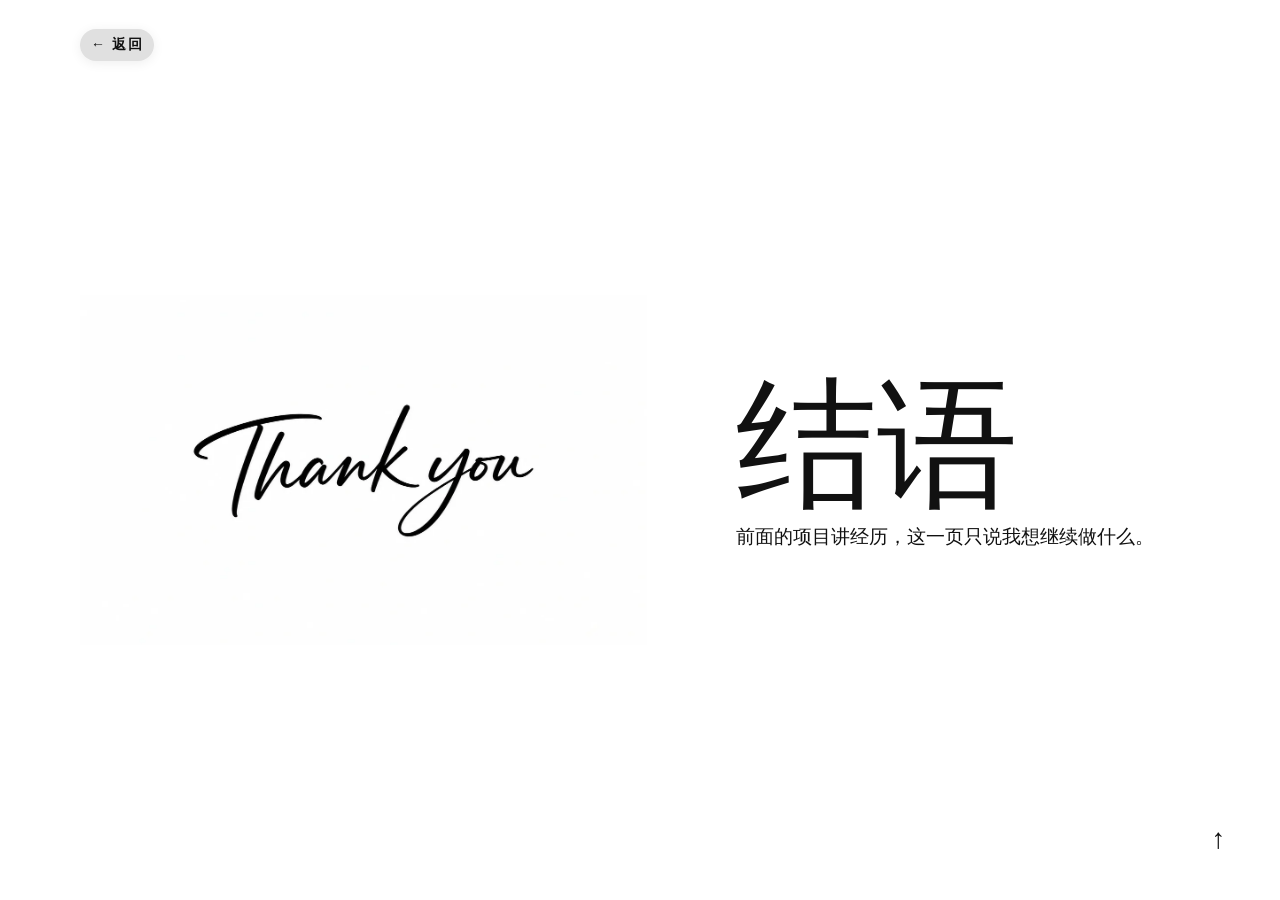
<file: project/8/index.html>
<!DOCTYPE html><html lang="zh-CN"><head><meta charSet="utf-8"/><meta name="viewport" content="width=device-width, initial-scale=1"/><link rel="preload" href="/cms-media/439FAE31-5AEF-4EFA-862E-C268F0C917F0.webp" as="image" fetchPriority="high"/><link rel="preload" as="image" href="/cms-media/538B61A8-32C9-432C-B948-7F7C06934B86.webp"/><link rel="stylesheet" href="/_next/static/chunks/0hf4s17i-xmn8.css" data-precedence="next"/><link rel="preload" as="script" fetchPriority="low" href="/_next/static/chunks/1rpyum114dc60.js"/><script src="/_next/static/chunks/27jktro2p5rq9.js" async=""></script><script src="/_next/static/chunks/25o46h8mdjlrg.js" async=""></script><script src="/_next/static/chunks/1wxw8ny0hl5xh.js" async=""></script><script src="/_next/static/chunks/turbopack-0q07ub5x_xbu-.js" async=""></script><script src="/_next/static/chunks/05-c3ty_6dwfk.js" async=""></script><script src="/_next/static/chunks/14mrh2-p_w84d.js" async=""></script><script src="/_next/static/chunks/204h12e2amxmn.js" async=""></script><script src="/_next/static/chunks/1rxncug86bump.js" async=""></script><script src="/_next/static/chunks/3ep_qv69bd5wv.js" async=""></script><script src="/_next/static/chunks/0ztlop7odreuy.js" async=""></script><link rel="preload" as="image" fetchPriority="high" href="/cms-media/439FAE31-5AEF-4EFA-862E-C268F0C917F0.webp"/><title>结语 | 高源的独立站简历</title><meta name="author" content="GAO YUAN"/><meta name="keywords" content="高源,GAO YUAN,内容运营,增长运营,AI 工作流"/><meta name="creator" content="GAO YUAN"/><meta name="publisher" content="GAO YUAN"/><link rel="icon" href="/icon.svg"/><script src="/_next/static/chunks/0cz1d0mv5g_q7.js" noModule=""></script></head><body><div hidden=""><!--$--><!--/$--></div><div id="app"><main class="project-detail" data-direct-reveal-active="true" data-motion-phase="idle" data-project-slug="8" style="--detail-background:#ffffff;--detail-color:#111"><div aria-hidden="true" class="project-direct-reveal" data-duration="650" data-project-direct-reveal="" data-reduced-motion="false" style="--project-direct-duration:650ms"></div><nav class="project-detail__nav"><span class="glass-surface project-detail__nav-capsule"><a href="/?project=8">← <!-- -->返回</a></span></nav><header class="project-detail__hero"><div class="project-detail__hero-media" data-project-hero-media=""><img alt="XuOrYxAAACIAhRbF" class=" safe-media" height="1024" loading="eager" src="/cms-media/538B61A8-32C9-432C-B948-7F7C06934B86.webp" width="1536"/></div><div class="project-detail__hero-copy"><h1 data-title-size="medium" tabindex="-1">结语</h1><p data-description-size="medium">前面的项目讲经历，这一页只说我想继续做什么。</p></div></header><article class="project-detail__content"><div class="case07-detail" id="case07-top"><section class="case07-detail__section case07-detail__opening"><p class="case07-detail__index">07 / 结语</p><h2>感谢你看到这里</h2><p class="case07-detail__lead">这个网站收录了我做过的项目、留下的结果，也保留了我处理问题时的具体方法。</p></section><section class="case07-detail__section case07-detail__summary"><h2>这些项目最后留下了什么</h2><div class="case07-detail__summary-copy"><p>我做过内容整理、社区活动和 Creator 合作，也独立完成了这个作品集网站。工作内容不同，但我的习惯基本没变：先弄清问题，再组织信息、推进执行，最后检查结果。</p><p>我还有很多需要学习的地方。不过面对陌生任务时，我知道该从哪里开始，也愿意把细节一项项做完。</p></div><ol class="case07-detail__method" aria-label="我的工作方法"><li><span>01</span><strong>弄清问题</strong></li><li><span>02</span><strong>推进执行</strong></li><li><span>03</span><strong>检查结果</strong></li></ol></section><section class="case07-detail__section case07-detail__team"><h2>我希望加入怎样的团队</h2><div><p>我希望下一份工作能让我继续接触真实用户和真实业务。岗位可以是产品运营、C 端运营、内容或新媒体运营。比岗位名称更重要的是，我能参与具体问题，把方案推进到上线，再根据反馈继续改。</p><p>如果贵公司正在寻找一位愿意动手、能持续跟进，也愿意学习新工具的运营，我希望有机会加入团队。</p></div></section><section class="case07-detail__section case07-detail__closing"><p>作品集看到这里，已经很长了。</p><h2>希望有机会加入你们</h2><p class="case07-detail__thanks">感谢你的时间。</p><nav class="case07-detail__actions" aria-label="结语页操作"><a href="/about/">查看关于我 <span aria-hidden="true">→</span></a><a href="/#top">回到首页 <span aria-hidden="true">↑</span></a></nav></section></div></article><footer class="project-detail__footer" aria-label="项目切换"><a class="project-detail__footer-link project-detail__footer-link--previous" href="/project/6/">← <span>校园</span></a><span class="project-detail__footer-current">结语</span><a class="project-detail__footer-link project-detail__footer-link--next" href="/project/1/"><span>泰拉旅社</span> →</a></footer><button aria-label="返回顶部" class="project-detail__back-to-top" type="button">↑</button></main><!--$--><!--/$--></div><div aria-hidden="true" data-cover-duration="1000" data-motion-overlay="" data-phase="idle" data-reveal-duration="0" data-total-duration="1000" style="--motion-color:#111111;--motion-text-color:#ffffff;color:#ffffff;inset:0;overflow:visible;pointer-events:none;position:fixed;z-index:1000"><div aria-hidden="true" data-motion-cover="" data-reduced-motion="false" style="--motion-cover-duration:0ms;background:#111111;clip-path:inset(0 0 0 100%);inset:0;opacity:0;position:absolute;transition:none;z-index:1"></div></div><script src="/_next/static/chunks/1rpyum114dc60.js" id="_R_" async=""></script><script>(self.__next_f=self.__next_f||[]).push([0])</script><script>self.__next_f.push([1,"1:\"$Sreact.fragment\"\n2:I[92130,[\"/_next/static/chunks/05-c3ty_6dwfk.js\",\"/_next/static/chunks/14mrh2-p_w84d.js\",\"/_next/static/chunks/204h12e2amxmn.js\"],\"MotionProvider\"]\n3:I[39756,[\"/_next/static/chunks/05-c3ty_6dwfk.js\",\"/_next/static/chunks/14mrh2-p_w84d.js\",\"/_next/static/chunks/204h12e2amxmn.js\"],\"default\"]\n4:I[37457,[\"/_next/static/chunks/05-c3ty_6dwfk.js\",\"/_next/static/chunks/14mrh2-p_w84d.js\",\"/_next/static/chunks/204h12e2amxmn.js\"],\"default\"]\n5:I[22016,[\"/_next/static/chunks/05-c3ty_6dwfk.js\",\"/_next/static/chunks/14mrh2-p_w84d.js\",\"/_next/static/chunks/204h12e2amxmn.js\",\"/_next/static/chunks/1rxncug86bump.js\"],\"\"]\n7:I[97367,[\"/_next/static/chunks/05-c3ty_6dwfk.js\",\"/_next/static/chunks/14mrh2-p_w84d.js\",\"/_next/static/chunks/204h12e2amxmn.js\"],\"OutletBoundary\"]\n8:\"$Sreact.suspense\"\nb:I[97367,[\"/_next/static/chunks/05-c3ty_6dwfk.js\",\"/_next/static/chunks/14mrh2-p_w84d.js\",\"/_next/static/chunks/204h12e2amxmn.js\"],\"ViewportBoundary\"]\nd:I[97367,[\"/_next/static/chunks/05-c3ty_6dwfk.js\",\"/_next/static/chunks/14mrh2-p_w84d.js\",\"/_next/static/chunks/204h12e2amxmn.js\"],\"MetadataBoundary\"]\nf:I[68027,[\"/_next/static/chunks/05-c3ty_6dwfk.js\",\"/_next/static/chunks/14mrh2-p_w84d.js\",\"/_next/static/chunks/204h12e2amxmn.js\"],\"default\",1]\n:HL[\"/_next/static/chunks/0hf4s17i-xmn8.css\",\"style\"]\n:HL[\"/cms-media/439FAE31-5AEF-4EFA-862E-C268F0C917F0.webp\",\"image\",{\"fetchPriority\":\"high\"}]\n"])</script><script>self.__next_f.push([1,"0:{\"P\":null,\"c\":[\"\",\"project\",\"8\",\"\"],\"q\":\"\",\"i\":false,\"f\":[[[\"\",{\"children\":[\"project\",{\"children\":[[\"slug\",\"8\",\"d\",null],{\"children\":[\"__PAGE__\",{}]}]}]},\"$undefined\",\"$undefined\",16],[[\"$\",\"$1\",\"c\",{\"children\":[[[\"$\",\"link\",\"0\",{\"rel\":\"stylesheet\",\"href\":\"/_next/static/chunks/0hf4s17i-xmn8.css\",\"precedence\":\"next\",\"crossOrigin\":\"$undefined\",\"nonce\":\"$undefined\"}],[\"$\",\"script\",\"script-0\",{\"src\":\"/_next/static/chunks/05-c3ty_6dwfk.js\",\"async\":true,\"nonce\":\"$undefined\"}],[\"$\",\"script\",\"script-1\",{\"src\":\"/_next/static/chunks/14mrh2-p_w84d.js\",\"async\":true,\"nonce\":\"$undefined\"}],[\"$\",\"script\",\"script-2\",{\"src\":\"/_next/static/chunks/204h12e2amxmn.js\",\"async\":true,\"nonce\":\"$undefined\"}]],[\"$\",\"html\",null,{\"lang\":\"zh-CN\",\"children\":[[\"$\",\"head\",null,{\"children\":[\"$\",\"link\",null,{\"rel\":\"preload\",\"as\":\"image\",\"fetchPriority\":\"high\",\"href\":\"/cms-media/439FAE31-5AEF-4EFA-862E-C268F0C917F0.webp\"}]}],[\"$\",\"body\",null,{\"children\":[\"$\",\"$L2\",null,{\"children\":[\"$\",\"div\",null,{\"id\":\"app\",\"children\":[\"$\",\"$L3\",null,{\"parallelRouterKey\":\"children\",\"error\":\"$undefined\",\"errorStyles\":\"$undefined\",\"errorScripts\":\"$undefined\",\"template\":[\"$\",\"$L4\",null,{}],\"templateStyles\":\"$undefined\",\"templateScripts\":\"$undefined\",\"notFound\":[[[\"$\",\"title\",null,{\"children\":\"404: This page could not be found.\"}],[\"$\",\"div\",null,{\"style\":{\"fontFamily\":\"system-ui,\\\"Segoe UI\\\",Roboto,Helvetica,Arial,sans-serif,\\\"Apple Color Emoji\\\",\\\"Segoe UI Emoji\\\"\",\"height\":\"100vh\",\"textAlign\":\"center\",\"display\":\"flex\",\"flexDirection\":\"column\",\"alignItems\":\"center\",\"justifyContent\":\"center\"},\"children\":[\"$\",\"div\",null,{\"children\":[[\"$\",\"style\",null,{\"dangerouslySetInnerHTML\":{\"__html\":\"body{color:#000;background:#fff;margin:0}.next-error-h1{border-right:1px solid rgba(0,0,0,.3)}@media (prefers-color-scheme:dark){body{color:#fff;background:#000}.next-error-h1{border-right:1px solid rgba(255,255,255,.3)}}\"}}],[\"$\",\"h1\",null,{\"className\":\"next-error-h1\",\"style\":{\"display\":\"inline-block\",\"margin\":\"0 20px 0 0\",\"padding\":\"0 23px 0 0\",\"fontSize\":24,\"fontWeight\":500,\"verticalAlign\":\"top\",\"lineHeight\":\"49px\"},\"children\":404}],[\"$\",\"div\",null,{\"style\":{\"display\":\"inline-block\"},\"children\":[\"$\",\"h2\",null,{\"style\":{\"fontSize\":14,\"fontWeight\":400,\"lineHeight\":\"49px\",\"margin\":0},\"children\":\"This page could not be found.\"}]}]]}]}]],[]],\"forbidden\":\"$undefined\",\"unauthorized\":\"$undefined\"}]}]}]}]]}]]}],{\"children\":[[\"$\",\"$1\",\"c\",{\"children\":[null,[\"$\",\"$L3\",null,{\"parallelRouterKey\":\"children\",\"error\":\"$undefined\",\"errorStyles\":\"$undefined\",\"errorScripts\":\"$undefined\",\"template\":[\"$\",\"$L4\",null,{}],\"templateStyles\":\"$undefined\",\"templateScripts\":\"$undefined\",\"notFound\":\"$undefined\",\"forbidden\":\"$undefined\",\"unauthorized\":\"$undefined\"}]]}],{\"children\":[[\"$\",\"$1\",\"c\",{\"children\":[null,[\"$\",\"$L3\",null,{\"parallelRouterKey\":\"children\",\"error\":\"$undefined\",\"errorStyles\":\"$undefined\",\"errorScripts\":\"$undefined\",\"template\":[\"$\",\"$L4\",null,{}],\"templateStyles\":\"$undefined\",\"templateScripts\":\"$undefined\",\"notFound\":[[\"$\",\"main\",null,{\"className\":\"project-not-found\",\"children\":[[\"$\",\"p\",null,{\"children\":\"这个项目页面不存在。\"}],[\"$\",\"$L5\",null,{\"href\":\"/\",\"children\":\"返回首页\"}]]}],[]],\"forbidden\":\"$undefined\",\"unauthorized\":\"$undefined\"}]]}],{\"children\":[[\"$\",\"$1\",\"c\",{\"children\":[\"$L6\",[[\"$\",\"script\",\"script-0\",{\"src\":\"/_next/static/chunks/3ep_qv69bd5wv.js\",\"async\":true,\"nonce\":\"$undefined\"}],[\"$\",\"script\",\"script-1\",{\"src\":\"/_next/static/chunks/0ztlop7odreuy.js\",\"async\":true,\"nonce\":\"$undefined\"}]],[\"$\",\"$L7\",null,{\"children\":[\"$\",\"$8\",null,{\"name\":\"Next.MetadataOutlet\",\"children\":\"$@9\"}]}]]}],{},null,false,null]},null,false,\"$@a\"]},null,false,\"$@a\"]},null,false,null],[\"$\",\"$1\",\"h\",{\"children\":[null,[\"$\",\"$Lb\",null,{\"children\":\"$Lc\"}],[\"$\",\"div\",null,{\"hidden\":true,\"children\":[\"$\",\"$Ld\",null,{\"children\":[\"$\",\"$8\",null,{\"name\":\"Next.Metadata\",\"children\":\"$Le\"}]}]}],null]}],false]],\"m\":\"$undefined\",\"G\":[\"$f\",[[\"$\",\"link\",\"0\",{\"rel\":\"stylesheet\",\"href\":\"/_next/static/chunks/0hf4s17i-xmn8.css\",\"precedence\":\"next\",\"crossOrigin\":\"$undefined\",\"nonce\":\"$undefined\"}]]],\"S\":true,\"h\":null,\"s\":\"$undefined\",\"l\":\"$undefined\",\"p\":\"$undefined\",\"d\":\"$undefined\",\"b\":\"Pv-P2JW_3l8u8mFLCrpt_\"}\n"])</script><script>self.__next_f.push([1,"10:[]\na:\"$W10\"\n"])</script><script>self.__next_f.push([1,"11:I[21594,[\"/_next/static/chunks/05-c3ty_6dwfk.js\",\"/_next/static/chunks/14mrh2-p_w84d.js\",\"/_next/static/chunks/204h12e2amxmn.js\",\"/_next/static/chunks/3ep_qv69bd5wv.js\",\"/_next/static/chunks/0ztlop7odreuy.js\"],\"ProjectDetail\"]\n"])</script><script>self.__next_f.push([1,"6:[\"$\",\"$L11\",null,{\"backHomeLabel\":\"返回\",\"navigationProjects\":{\"previous\":{\"id\":\"6\",\"slug\":\"6\",\"status\":\"published\",\"displayTitle\":\"校园\",\"description\":\"我的校园是在社团工作与图书馆中度过的，这些宝贵的执行经历让我学会了许多\",\"displayTitleSize\":\"medium\",\"descriptionSize\":\"medium\",\"transitionMessage\":\"Robin Noguier\",\"order\":6,\"colors\":{\"primary\":\"#E9E7E3\",\"secondary\":\"#ff6f64\",\"textMode\":\"dark\"},\"showcase\":{\"thumbnail\":{\"id\":\"249\",\"url\":\"/cms-media/D311D6FA-61ED-45E8-9AE6-20F9B2B9D3B9.webp\",\"alt\":\"X2RuLxAAACMAcV6X\",\"mimeType\":\"image/webp\",\"width\":1672,\"height\":941,\"duration\":\"$undefined\"},\"previewVideo\":\"$undefined\",\"previewFrames\":[]},\"detail\":{\"enabled\":true,\"heroTitle\":\"$undefined\",\"heroTitleSize\":\"medium\",\"heroDescription\":\"With Factor SF I created a marketing site introducing Google Express’s voice activated shopping.\",\"heroDescriptionSize\":\"medium\",\"heroMedia\":\"$undefined\",\"intro\":\"$undefined\",\"introSize\":\"medium\",\"sections\":[{\"id\":\"google-section-1\",\"layout\":\"media-left\",\"media\":\"$undefined\",\"content\":{\"root\":{\"children\":[{\"children\":[{\"detail\":0,\"format\":0,\"mode\":\"normal\",\"style\":\"\",\"text\":\"December 2017\",\"type\":\"text\",\"version\":1}],\"direction\":null,\"format\":\"\",\"indent\":0,\"type\":\"paragraph\",\"version\":1,\"textFormat\":0,\"textStyle\":\"\"}],\"direction\":null,\"format\":\"\",\"indent\":0,\"type\":\"root\",\"version\":1}},\"fontSize\":\"medium\"},{\"id\":\"google-section-2\",\"layout\":\"media-right\",\"media\":\"$undefined\",\"content\":{\"root\":{\"children\":[{\"children\":[{\"detail\":0,\"format\":0,\"mode\":\"normal\",\"style\":\"\",\"text\":\"We tried to innovate in terms of concept and animations but we needed to respect Google’s guidelines to make sure we were not breaking any of their design system’s rules.\",\"type\":\"text\",\"version\":1}],\"direction\":null,\"format\":\"\",\"indent\":0,\"type\":\"paragraph\",\"version\":1,\"textFormat\":0,\"textStyle\":\"\"}],\"direction\":null,\"format\":\"\",\"indent\":0,\"type\":\"root\",\"version\":1}},\"fontSize\":\"medium\"},{\"id\":\"google-section-3\",\"layout\":\"media-full\",\"media\":\"$undefined\",\"content\":{\"root\":{\"type\":\"root\",\"children\":[{\"children\":[{\"type\":\"text\",\"detail\":0,\"format\":0,\"mode\":\"normal\",\"style\":\"\",\"text\":\" \",\"version\":1}],\"direction\":null,\"format\":\"\",\"indent\":0,\"version\":1,\"type\":\"paragraph\",\"textFormat\":0,\"textStyle\":\"\"}],\"direction\":null,\"format\":\"\",\"indent\":0,\"version\":1}},\"fontSize\":\"medium\"}],\"legacyBlocks\":[]},\"seo\":{\"title\":\"校园 | 高源的独立站简历\",\"description\":\"\",\"image\":\"$undefined\"}},\"next\":{\"id\":\"1\",\"slug\":\"1\",\"status\":\"published\",\"displayTitle\":\"泰拉旅社\",\"description\":\"和线上伙伴共同运营《明日方舟》垂直内容账号；我负责信息源整理、日语内容处理与部分工具流程。\",\"displayTitleSize\":\"medium\",\"descriptionSize\":\"medium\",\"transitionMessage\":\"继续看一条内容怎样从分散信息走到发布。\",\"order\":1,\"colors\":{\"primary\":\"#6CA4A4\",\"secondary\":\"#FDFCFD\",\"textMode\":\"light\"},\"showcase\":{\"thumbnail\":{\"id\":\"1\",\"url\":\"/cms-media/439FAE31-5AEF-4EFA-862E-C268F0C917F0.webp\",\"alt\":\"Y9D8zRAAAMHkvpg2\",\"mimeType\":\"image/webp\",\"width\":1595,\"height\":986,\"duration\":\"$undefined\"},\"previewVideo\":\"$undefined\",\"previewFrames\":[]},\"detail\":{\"enabled\":true,\"heroTitle\":\"泰拉旅社\",\"heroTitleSize\":\"small\",\"heroDescription\":\"和线上伙伴共同运营《明日方舟》垂直内容账号；我负责信息源整理、日语内容处理与部分工具流程。\",\"heroDescriptionSize\":\"medium\",\"heroMedia\":\"$undefined\",\"intro\":{\"root\":{\"children\":[{\"children\":[{\"detail\":0,\"format\":1,\"mode\":\"normal\",\"style\":\"\",\"text\":\"泰拉旅社，是我\",\"type\":\"text\",\"version\":1},{\"detail\":0,\"format\":0,\"mode\":\"normal\",\"style\":\"\",\"text\":\"与线上伙伴从 0 共同建立的《明日方舟》垂直内容账号。\",\"type\":\"text\",\"version\":1}],\"direction\":null,\"format\":\"\",\"indent\":0,\"type\":\"heading\",\"version\":1,\"tag\":\"h3\"},{\"children\":[{\"detail\":0,\"format\":0,\"mode\":\"normal\",\"style\":\"\",\"text\":\"围绕游戏资料、海外内容、创作者作品与活动信息进行持续整理与发布。\",\"type\":\"text\",\"version\":1}],\"direction\":null,\"format\":\"\",\"indent\":0,\"type\":\"heading\",\"version\":1,\"tag\":\"h3\"}],\"direction\":null,\"format\":\"\",\"indent\":0,\"type\":\"root\",\"version\":1}},\"introSize\":\"medium\",\"sections\":[{\"id\":\"fun-section-1\",\"layout\":\"media-full\",\"media\":\"$undefined\",\"content\":{\"root\":{\"children\":[{\"children\":[{\"detail\":0,\"format\":0,\"mode\":\"normal\",\"style\":\"\",\"text\":\"账号目前数据\",\"type\":\"text\",\"version\":1}],\"direction\":null,\"format\":\"\",\"indent\":0,\"type\":\"paragraph\",\"version\":1,\"textFormat\":0,\"textStyle\":\"\"}],\"direction\":null,\"format\":\"\",\"indent\":0,\"type\":\"root\",\"version\":1}},\"fontSize\":\"xlarge\"},{\"id\":\"fun-section-2\",\"layout\":\"media-right\",\"media\":\"$undefined\",\"content\":{\"root\":{\"children\":[{\"children\":[{\"detail\":0,\"format\":0,\"mode\":\"normal\",\"style\":\"\",\"text\":\"We decided to start with a 4 profiles grid to let users only open profiles they are interested in and remove the guilt of passing on people. It also allowed us to be different from that usual one-card feed.\",\"type\":\"text\",\"version\":1}],\"direction\":null,\"format\":\"\",\"indent\":0,\"type\":\"paragraph\",\"version\":1,\"textFormat\":0,\"textStyle\":\"\"}],\"direction\":null,\"format\":\"\",\"indent\":0,\"type\":\"root\",\"version\":1}},\"fontSize\":\"medium\"},{\"id\":\"fun-section-3\",\"layout\":\"media-full\",\"media\":\"$undefined\",\"content\":{\"root\":{\"children\":[{\"children\":[{\"detail\":0,\"format\":0,\"mode\":\"normal\",\"style\":\"\",\"text\":\" If you liked a person you see a 💖, and it becomes a 🤞finger crossed to show that you are hoping that this like becomes a match. The 3D rotation is to show that you are \\\"passing\\\" on the people you didn't like.  \",\"type\":\"text\",\"version\":1}],\"direction\":null,\"format\":\"\",\"indent\":0,\"type\":\"paragraph\",\"version\":1,\"textFormat\":0,\"textStyle\":\"\"}],\"direction\":null,\"format\":\"\",\"indent\":0,\"type\":\"root\",\"version\":1}},\"fontSize\":\"medium\"}],\"legacyBlocks\":[]},\"seo\":{\"title\":\"泰拉旅社｜内容与信息源运营\",\"description\":\"与线上伙伴共同运营《明日方舟》垂直内容账号，记录信息源整理、跨语言内容处理和工具流程。\",\"image\":\"$undefined\"}}},\"project\":{\"id\":\"8\",\"slug\":\"8\",\"status\":\"published\",\"displayTitle\":\"结语\",\"description\":\"感谢您看到这里！如果您还没看右上角的关于我，可以看完后再阅读本条～\",\"displayTitleSize\":\"medium\",\"descriptionSize\":\"medium\",\"transitionMessage\":\"Robin Noguier\",\"order\":8,\"colors\":{\"primary\":\"#ffffff\",\"secondary\":\"#000000\",\"textMode\":\"light\"},\"showcase\":{\"thumbnail\":{\"id\":\"308\",\"url\":\"/cms-media/538B61A8-32C9-432C-B948-7F7C06934B86.webp\",\"alt\":\"XuOrYxAAACIAhRbF\",\"mimeType\":\"image/webp\",\"width\":1536,\"height\":1024,\"duration\":\"$undefined\"},\"previewVideo\":\"$undefined\",\"previewFrames\":[]},\"detail\":{\"enabled\":true,\"heroTitle\":\"$undefined\",\"heroTitleSize\":\"medium\",\"heroDescription\":\"With Russian photographer Elena Iv-Skaya, I created a portfolio that matches her rich and colorful style.\",\"heroDescriptionSize\":\"medium\",\"heroMedia\":\"$undefined\",\"intro\":\"$undefined\",\"introSize\":\"medium\",\"sections\":[{\"id\":\"iv-skaya-section-1\",\"layout\":\"media-left\",\"media\":\"$undefined\",\"content\":{\"root\":{\"children\":[{\"children\":[{\"detail\":0,\"format\":0,\"mode\":\"normal\",\"style\":\"\",\"text\":\"2019\",\"type\":\"text\",\"version\":1}],\"direction\":null,\"format\":\"\",\"indent\":0,\"type\":\"paragraph\",\"version\":1,\"textFormat\":0,\"textStyle\":\"\"}],\"direction\":null,\"format\":\"\",\"indent\":0,\"type\":\"root\",\"version\":1}},\"fontSize\":\"medium\"},{\"id\":\"iv-skaya-section-2\",\"layout\":\"media-right\",\"media\":\"$undefined\",\"content\":{\"root\":{\"children\":[{\"children\":[{\"detail\":0,\"format\":0,\"mode\":\"normal\",\"style\":\"\",\"text\":\"The design needed to be as elegant and clean as possible. I chose a serif font that felt like one you’d see in a fashion newspaper, and plenty of negative space ensures that the pictures do not fight with each other for attention. I also used very muted colors to keep the focus on the saturated ones in Elena’s photos.\",\"type\":\"text\",\"version\":1}],\"direction\":null,\"format\":\"\",\"indent\":0,\"type\":\"paragraph\",\"version\":1,\"textFormat\":0,\"textStyle\":\"\"}],\"direction\":null,\"format\":\"\",\"indent\":0,\"type\":\"root\",\"version\":1}},\"fontSize\":\"medium\"}],\"legacyBlocks\":[]},\"seo\":{\"title\":\"结语 | 高源的独立站简历\",\"description\":\"\",\"image\":\"$undefined\"}}}]\n"])</script><script>self.__next_f.push([1,"c:[[\"$\",\"meta\",\"0\",{\"charSet\":\"utf-8\"}],[\"$\",\"meta\",\"1\",{\"name\":\"viewport\",\"content\":\"width=device-width, initial-scale=1\"}]]\n"])</script><script>self.__next_f.push([1,"12:I[27201,[\"/_next/static/chunks/05-c3ty_6dwfk.js\",\"/_next/static/chunks/14mrh2-p_w84d.js\",\"/_next/static/chunks/204h12e2amxmn.js\"],\"IconMark\"]\n9:null\ne:[[\"$\",\"title\",\"0\",{\"children\":\"结语 | 高源的独立站简历\"}],[\"$\",\"meta\",\"1\",{\"name\":\"author\",\"content\":\"GAO YUAN\"}],[\"$\",\"meta\",\"2\",{\"name\":\"keywords\",\"content\":\"高源,GAO YUAN,内容运营,增长运营,AI 工作流\"}],[\"$\",\"meta\",\"3\",{\"name\":\"creator\",\"content\":\"GAO YUAN\"}],[\"$\",\"meta\",\"4\",{\"name\":\"publisher\",\"content\":\"GAO YUAN\"}],[\"$\",\"link\",\"5\",{\"rel\":\"icon\",\"href\":\"/icon.svg\"}],[\"$\",\"$L12\",\"6\",{}]]\n"])</script></body></html>
</file>
<file: _next/static/chunks/0hf4s17i-xmn8.css>
@font-face{font-family:Eksell Display Large;src:url(/fonts/ekselldisplay-large-webfont.woff2)format("woff2");font-display:swap}@font-face{font-family:Eksell Display Small;src:url(/fonts/ekselldisplay-small-webfont.woff2)format("woff2");font-display:swap}@font-face{font-family:Silka;src:url(/fonts/silka-regular-webfont.woff2)format("woff2");font-weight:400;font-display:swap}@font-face{font-family:Silka;src:url(/fonts/silka_bold-webfont.woff2)format("woff2");font-weight:700;font-display:swap}*{box-sizing:border-box}html,body{overscroll-behavior:none;width:100%;height:100%;margin:0;overflow:hidden}body{color:#fff;-webkit-font-smoothing:antialiased;background:#000;font-family:Silka,sans-serif}a{color:inherit;text-decoration:none}button{font:inherit}.portfolio-home,.showcase{position:fixed;inset:0;overflow:hidden}.showcase,.showcase *{-webkit-user-select:none;user-select:none}.showcase{z-index:1;color:var(--case-text);background:var(--case-primary);transition:color .4s}.showcase:before{content:"";background:#ffffff61;width:1px;height:28%;position:absolute;top:36%;left:2.5vw}.site-nav{z-index:20;height:90px;color:var(--case-text,#fff);pointer-events:none;mix-blend-mode:normal;justify-content:space-between;align-items:center;font-size:14px;display:flex;position:fixed;top:0;left:6.25vw;right:6.25vw}.site-nav a{pointer-events:auto;letter-spacing:2px;text-transform:uppercase;font-size:14px;font-weight:700;line-height:1.5}.glass-surface{-webkit-backdrop-filter:blur(8px)saturate(112%);backdrop-filter:blur(8px)saturate(112%);background:#14141421;border:0;border-radius:999px;align-items:center;padding:7px 11px;display:inline-flex;position:relative;box-shadow:0 2px 12px #00000012}.site-nav>.glass-surface,.about-page__nav>.glass-surface,.about-page__contact>.glass-surface{color:inherit}.site-nav>.glass-surface>a,.about-page__nav>.glass-surface>a{padding:0}.site-nav>a>.glass-surface{margin:-7px -11px}.about-page__contact>.glass-surface>button{padding:0}.site-nav__name{clip-path:inset(100% 0 0);font-size:16px;animation:.7s cubic-bezier(.6,0,.18,1) both site-name-clip-reveal;display:inline-block}@keyframes site-name-clip-reveal{0%{clip-path:inset(100% 0 0)}to{clip-path:inset(0)}}.showcase-rail{z-index:25;width:35px;color:var(--case-text);position:absolute;top:163px;right:6.25vw}.showcase-rail[data-expanded=true]{width:auto}.showcase-rail__stops{flex-direction:column;justify-content:center;align-items:flex-end;display:flex}.showcase-rail__stop{color:inherit;cursor:pointer;white-space:nowrap;will-change:transform;background:0 0;border:0;margin:0 -10px 0 0;padding:5px 40px 5px 0;line-height:1.5em;position:relative}.showcase-rail[data-expanded=false] .showcase-rail__stop{pointer-events:none}.showcase-rail__capsule{background:#fff;border-radius:4px;min-width:8px;height:16px;position:absolute;top:50%;right:10px;transform:translateY(-50%)}.showcase-rail__stop:focus-visible .showcase-rail__capsule{outline-offset:3px;outline:2px solid}.showcase-rail__label{letter-spacing:1px;text-align:right;text-transform:uppercase;font-family:Silka,sans-serif;font-size:16px;font-weight:700;line-height:24px;display:block}@media (min-width:1200px){.showcase-rail__stop{padding:5px 40px 5px 0}.showcase-rail__capsule{height:16px}}@media (max-width:768px){.showcase-rail,.showcase-rail[data-expanded=true]{width:35px;transition:none;inset:50% 18px auto auto;transform:translateY(-50%)}.showcase-rail__stops{flex-direction:column;align-items:flex-end}.showcase-rail__stop{flex:0 0 28px;width:28px;height:24px}.showcase-rail__capsule{width:8px;height:16px;top:50%;right:4px;transform:translateY(-50%)}.showcase-rail__label{display:none}.showcase-rail{touch-action:none;-webkit-user-select:none;user-select:none;-webkit-touch-callout:none}.showcase-rail[data-scrubbing=true] .showcase-rail__capsule{background:var(--case-secondary,currentColor)}}.showcase-track,.showcase-item{pointer-events:none;position:absolute;inset:0}.showcase-item[data-near=false]{visibility:hidden}.showcase-item[data-active=true]{pointer-events:none}.showcase-frames{display:none!important}.showcase-top-veil{z-index:3;pointer-events:none;background:linear-gradient(to bottom, color-mix(in srgb, var(--case-primary-from) calc((1 - var(--case-blend)) * 100%), var(--case-primary-to)) 0%, color-mix(in srgb, var(--case-primary-from) calc((1 - var(--case-blend)) * 100%), var(--case-primary-to)) 88%, transparent 100%);height:56%;display:none;position:absolute;top:0;left:0;right:0}@media (max-width:768px) and (pointer:coarse){.showcase-top-veil{display:block}}.showcase-item__media .safe-media{visibility:hidden!important;width:1px!important;height:1px!important}[data-showcase-layer]{will-change:transform}[data-showcase-layer=title],[data-showcase-layer=copy]{transform:none}.showcase-item__text{z-index:4;position:absolute;top:127px;left:6.25vw;right:6.25vw}.showcase-item__title-clip{opacity:0;clip-path:inset(0 100% 0 0);will-change:opacity, clip-path;transition:opacity .3s cubic-bezier(.55,.085,.68,.53),clip-path .3s cubic-bezier(.55,.085,.68,.53);overflow:hidden}.showcase-item[data-active=true] .showcase-item__title-clip{opacity:1;clip-path:inset(0);transition-duration:.45s;transition-timing-function:cubic-bezier(.25,.46,.45,.94)}.showcase-item__title-clip h1{letter-spacing:-.035em;color:var(--case-secondary,currentColor);margin:0;font-family:Eksell Display Large,serif;font-size:clamp(120px,15vmin,135px);font-weight:400;line-height:1}.showcase-item__title-clip h1[data-title-size=xsmall]{font-size:clamp(48px,5vw,86px)}.showcase-item__title-clip h1[data-title-size=small]{font-size:clamp(62px,6.4vw,108px)}.showcase-item__title-clip h1[data-title-size=large]{font-size:clamp(92px,9vw,150px)}.showcase-item__title-clip h1[data-title-size=xlarge]{font-size:clamp(112px,11vw,184px)}.showcase-item__copy p[data-description-size=xsmall]{font-size:clamp(14px,1.2vw,18px)}.showcase-item__copy p[data-description-size=small]{font-size:clamp(16px,1.45vw,21px)}.showcase-item__copy p[data-description-size=large]{font-size:clamp(20px,1.9vw,28px)}.showcase-item__copy p[data-description-size=xlarge]{font-size:clamp(24px,2.3vw,34px)}.showcase-item__copy{opacity:0;will-change:opacity;width:clamp(300px,32vw,520px);max-width:100%;margin-top:13px;transition:opacity .3s cubic-bezier(.55,.085,.68,.53)}.showcase-item--dark-copy .showcase-item__copy{color:#111}.showcase-item__copy p{overflow-wrap:break-word;word-break:normal;white-space:pre-line}.showcase-item[data-active=true] .showcase-item__copy{opacity:1;transition-duration:.35s;transition-timing-function:cubic-bezier(.25,.46,.45,.94)}@keyframes cta-bounce{0%{transform:translateY(0)}20%{transform:translateY(-5px)}45%{transform:translateY(21px)}70%{transform:translateY(5px)}to{transform:translateY(0)}}.showcase-item[data-active=true] .showcase-item__copy a{animation:.8s ease-out cta-bounce}.showcase-item__copy p{margin:0;font-size:20px;line-height:1.5}.showcase-item__copy a{pointer-events:auto;letter-spacing:2px;text-transform:uppercase;color:inherit;align-items:center;margin-top:34px;font-size:16px;font-weight:700;line-height:1.5em;text-decoration:none;display:inline-flex}.showcase-item:not([data-active=true]) .showcase-item__copy a{pointer-events:none}.showcase-item__copy a span{margin-top:-.001em;margin-left:.62em;transition:transform .2s ease-in-out}@media (hover:hover){.showcase-item__copy a:hover>span{transform:translate(4px)}}.safe-media{object-fit:cover;width:100%;height:100%;display:block}.safe-media--fallback{background:linear-gradient(135deg,#ffffff17,#ffffff05)}.showcase--empty{background:#000;place-items:center;font-size:18px;display:grid}.intro-loader{z-index:100;color:#fff;background:#000;position:fixed;inset:0}.intro-loader__surface{transform-origin:0;background:#000;flex-direction:column;justify-content:space-between;padding:90px 6.25vw;display:flex;position:absolute;inset:0}.intro-loader__identity{flex-direction:column;font-size:clamp(24px,3.4vw,54px);line-height:1.15;display:flex}.intro-loader__identity strong{text-transform:uppercase}.intro-loader p{max-width:520px;margin:0;font-size:18px;font-style:italic;line-height:1.5}.intro-loader__progress{background:#3d6681;width:10px;height:0;animation:1.8s linear both intro-progress-grow;position:absolute;bottom:0;left:0}@keyframes intro-progress-grow{0%{height:0%}to{height:100%}}.intro-loader:not([data-stage=checking]) [data-intro-piece]{opacity:0;animation:var(--intro-animation) var(--intro-piece-duration) cubic-bezier(.25, .46, .45, .94) var(--intro-delay) both;transform:translateY(22px)}.intro-loader[data-stage=reveal] .intro-loader__surface{animation:var(--intro-reveal-animation) var(--intro-reveal-duration) cubic-bezier(.6, 0, .18, 1) both}@keyframes intro-content-in{0%{opacity:0;transform:translateY(22px)}to{opacity:1;transform:translate(0,0)}}@keyframes intro-horizontal-reveal{0%{clip-path:inset(0 100% 0 0)}to{clip-path:inset(0)}}@keyframes intro-reduced-reveal{0%{opacity:1}to{opacity:0}}@keyframes project-direct-reveal{0%{clip-path:inset(0)}to{clip-path:inset(0 100% 0 0)}}@keyframes project-direct-reveal-reduced{0%{opacity:1}to{opacity:0}}@media (max-width:1024px){.showcase-item__title-clip{text-align:left;width:100%;bottom:0;left:0}.showcase-item__title-clip h1{font-size:15vmin}.showcase-item__copy p,.showcase-item__copy a{display:none}}@media (max-width:600px){.site-nav{left:24px;right:24px}.site-nav a{letter-spacing:1.4px;font-size:14px}.showcase-item__title-clip h1{font-family:Eksell Display Small,serif;font-size:12vmin;line-height:.95}.showcase-item__copy p{width:100%;margin:19px 0 16px;font-size:17px;line-height:1.5;display:block}.showcase-item__copy a{align-items:center;font-size:14px;display:inline-flex}.intro-loader{padding:0}.intro-loader__surface{padding:90px 24px 45px}}@media (prefers-reduced-motion:reduce){*,:before,:after{scroll-behavior:auto!important;transition-duration:1ms!important;animation-duration:1ms!important}[data-motion-cover][data-reduced-motion=true]{transition-duration:var(--motion-cover-duration)!important;transition-property:opacity!important}.intro-loader[data-reduced-motion=true][data-stage=reveal] .intro-loader__surface{animation:.16s linear both intro-reduced-reveal!important}.project-direct-reveal[data-reduced-motion=true]{animation:.16s linear both project-direct-reveal-reduced!important}.project-detail__hero-copy,.project-detail[data-motion-phase=revealing] .project-detail__hero-copy{transform:none;transition:opacity .16s!important;animation:none!important}.intro-loader [data-intro-piece]{opacity:1;transform:none;animation:none!important}.intro-loader__progress,.site-nav__name,.showcase-item[data-active=true] .showcase-item__copy a{animation:none!important}.showcase[data-reduced-motion=true] [data-showcase-layer]{opacity:0;filter:none;will-change:auto!important;transition-duration:var(--reduced-motion-fade-duration)!important;transition-property:opacity!important;animation:none!important}.showcase[data-reduced-motion=true] .showcase-item__title-clip,.showcase[data-reduced-motion=true] .showcase-item__copy{transform:none!important}.showcase[data-reduced-motion=true] .showcase-item[data-active=true] [data-showcase-layer]{opacity:1}.showcase[data-reduced-motion=true] .showcase-item[data-outgoing=true] [data-showcase-layer]{opacity:0}}.project-detail{--detail-gutter:6.25vw;background:var(--detail-background);color:var(--detail-color);scroll-behavior:smooth;position:fixed;inset:0;overflow:hidden auto}[data-motion-cover]{overflow:hidden}[data-motion-media]{z-index:2;pointer-events:none;will-change:transform, opacity;border:0;max-width:none;display:block}[data-motion-media-fallback]{z-index:2;opacity:.2;clip-path:inset(0);border:1px solid;position:absolute;inset:18%}.project-direct-reveal{z-index:90;background:var(--detail-background);pointer-events:none;animation:project-direct-reveal var(--project-direct-duration) cubic-bezier(.6, 0, .18, 1) both;will-change:clip-path, opacity;position:fixed;inset:0}.project-detail__nav{z-index:20;top:0;left:var(--detail-gutter);letter-spacing:1.5px;text-transform:uppercase;align-items:center;height:90px;font-size:14px;font-weight:700;display:flex;position:fixed}.project-detail__nav-capsule{color:inherit}.project-detail__nav-capsule a{color:inherit;text-decoration:none}.project-detail__hero{min-height:100svh;padding:110px var(--detail-gutter) 70px;grid-template-columns:1.1fr .9fr;align-items:center;gap:7vw;display:grid}.project-detail__hero-media{aspect-ratio:1.618;overflow:hidden}.project-detail__hero h1{margin:20px 0 0;font-family:Eksell Display Large,serif;font-size:clamp(86px,11vw,175px);font-weight:400;line-height:.82}.project-detail__hero h1[data-title-size=xsmall]{font-size:clamp(48px,5vw,86px)}.project-detail__hero h1[data-title-size=small]{font-size:clamp(62px,6.4vw,108px)}.project-detail__hero h1[data-title-size=large]{font-size:clamp(92px,9vw,150px)}.project-detail__hero h1[data-title-size=xlarge]{font-size:clamp(112px,11vw,184px)}.project-detail__hero h1:focus,.about-page__hero h1:focus{outline:none}.project-detail__hero p[data-description-size=xsmall]{font-size:clamp(14px,1.2vw,18px)}.project-detail__hero p[data-description-size=small]{font-size:clamp(16px,1.45vw,21px)}.project-detail__hero p[data-description-size=large]{font-size:clamp(20px,1.9vw,28px)}.project-detail__hero p[data-description-size=xlarge]{font-size:clamp(24px,2.3vw,34px)}.compact-project-detail [data-font-size=xsmall]{font-size:clamp(12px,.9vw,14px)}.compact-project-detail [data-font-size=small]{font-size:clamp(14px,1.05vw,16px)}.compact-project-detail [data-font-size=large]{font-size:clamp(19px,1.45vw,23px)}.compact-project-detail [data-font-size=xlarge]{font-size:clamp(23px,1.8vw,29px)}.project-detail__hero p{max-width:560px;font-size:clamp(18px,1.5vw,26px);line-height:1.5}.project-detail__hero-copy{opacity:1;transition:opacity .42s,transform .52s cubic-bezier(.25,.46,.45,.94);transform:translate(0,0)}.project-detail[data-motion-phase=route-wait] .project-detail__hero-copy,.project-detail[data-direct-reveal-active=true] .project-detail__hero-copy{opacity:0;transform:translateY(18px)}.project-detail[data-motion-phase=revealing] .project-detail__hero-copy{animation:.52s cubic-bezier(.25,.46,.45,.94) .14s both project-hero-copy-in}@keyframes project-hero-copy-in{0%{opacity:0;transform:translateY(18px)}to{opacity:1;transform:translate(0,0)}}.project-detail__content{padding:8vw var(--detail-gutter) 14vw;color:#111;background:#f7f5f0}.case07-detail{--case07-ink:#191919;--case07-muted:#1919199e;color:var(--case07-ink);background:#f7f5f0}.case07-detail__section{border-top:1px solid #19191929;width:min(100% - 48px,1240px);margin:0 auto;padding:clamp(88px,11vw,160px) 0}.case07-detail__section:first-child{border-top:0}.case07-detail h2{letter-spacing:-.045em;margin:0;font-family:Eksell Display Small,serif;font-weight:400;line-height:.95}.case07-detail p{margin:0}.case07-detail__index{color:var(--case07-muted);letter-spacing:.08em;font-size:12px;font-weight:700;margin-bottom:clamp(70px,9vw,126px)!important}.case07-detail__opening{flex-direction:column;justify-content:center;min-height:74vh;display:flex}.case07-detail__opening h2{max-width:1040px;font-size:clamp(62px,9.5vw,142px)}.case07-detail__lead{max-width:720px;font-size:clamp(19px,2vw,29px);line-height:1.55;margin-top:42px!important}.case07-detail__summary{grid-template-columns:minmax(0,1fr) minmax(320px,.8fr);gap:clamp(48px,9vw,140px);display:grid}.case07-detail__summary h2,.case07-detail__team h2{max-width:650px;font-size:clamp(48px,6.2vw,92px)}.case07-detail__summary-copy,.case07-detail__team>div{padding-top:8px}.case07-detail__summary-copy p,.case07-detail__team>div p{margin-bottom:24px;font-size:clamp(17px,1.45vw,21px);line-height:1.68}.case07-detail__method{border-top:2px solid var(--case07-ink);grid-column:1/-1;grid-template-columns:repeat(3,minmax(0,1fr));margin:clamp(32px,6vw,78px) 0 0;padding:0;list-style:none;display:grid}.case07-detail__method li{border-bottom:1px solid #19191929;flex-direction:column;justify-content:space-between;min-height:150px;padding:18px 20px 20px 0;display:flex}.case07-detail__method li+li{border-left:1px solid #19191929;padding-left:20px}.case07-detail__method span{color:var(--case07-muted);font-variant-numeric:tabular-nums;font-size:11px}.case07-detail__method strong{font-family:Eksell Display Small,serif;font-size:clamp(30px,3.6vw,54px);font-weight:400}.case07-detail__team{grid-template-columns:minmax(0,1fr) minmax(320px,.8fr);gap:clamp(48px,9vw,140px);display:grid}.case07-detail__closing{background:var(--case07-ink);color:#fff;flex-direction:column;justify-content:center;min-height:78vh;padding-left:clamp(24px,6vw,88px);padding-right:clamp(24px,6vw,88px);display:flex}.case07-detail__closing>p:first-child{color:#ffffffad;margin-bottom:28px;font-size:14px}.case07-detail__closing h2{max-width:1000px;font-size:clamp(58px,8.5vw,130px)}.case07-detail__thanks{font-size:clamp(19px,2vw,28px);margin-top:36px!important}.case07-detail__actions{flex-wrap:wrap;gap:18px 34px;margin-top:clamp(70px,10vw,130px);display:flex}.case07-detail__actions a{color:inherit;border-bottom:1px solid #ffffffb3;padding-bottom:6px;font-size:14px;text-decoration:none}.case07-detail__actions a:hover{border-bottom-color:#fff}@media (max-width:760px){.case07-detail__section{width:min(100% - 32px,1240px);padding:76px 0}.case07-detail__opening{min-height:68vh}.case07-detail__index{margin-bottom:58px!important}.case07-detail__opening h2{font-size:clamp(58px,18vw,88px)}.case07-detail__lead{margin-top:30px!important}.case07-detail__summary,.case07-detail__team{grid-template-columns:1fr;gap:38px}.case07-detail__summary h2,.case07-detail__team h2{font-size:clamp(46px,14vw,70px)}.case07-detail__method{grid-template-columns:1fr}.case07-detail__method li{min-height:105px;padding:16px 0}.case07-detail__method li+li{border-left:0;padding-left:0}.case07-detail__closing{min-height:72vh;padding:72px 24px}.case07-detail__closing h2{font-size:clamp(46px,12vw,64px)}.case07-detail__actions{flex-direction:column;align-items:flex-start}}.case06-detail{--case06-ink:#191919;--case06-muted:#19191999;color:var(--case06-ink);background:#f7f5f0}.case06-detail__section:first-child{border-top:0}.case06-detail h2{letter-spacing:-.04em;max-width:980px;margin:20px 0 26px;font-family:Eksell Display Small,serif;font-size:clamp(44px,6vw,94px);font-weight:400;line-height:.98}.case06-detail h3{font-family:Eksell Display Small,serif;font-weight:400;line-height:1.05}.case06-detail p{max-width:760px;margin:0 0 22px;font-size:clamp(16px,1.4vw,21px);line-height:1.55}.case06-detail__label{color:var(--case06-muted);letter-spacing:.14em;text-transform:uppercase;font-size:10px;font-weight:800;line-height:1.45;display:block}.case06-detail__hero{border-top:0;grid-template-columns:minmax(0,1.1fr) minmax(300px,.9fr);align-items:center;gap:clamp(40px,9vw,150px);display:grid}.case06-detail__hero h2{font-size:clamp(58px,8vw,132px)}.case06-detail__hero-cn{font-size:clamp(22px,2vw,31px)!important}.case06-detail__tags{flex-wrap:wrap;gap:8px;margin-top:32px;display:flex}.case06-detail__tags span{color:var(--case06-muted);letter-spacing:.1em;border:1px solid #19191933;border-radius:999px;padding:8px 10px;font-size:10px;font-weight:800}.case06-detail__pending{background:#ffffff3d;border:1px dashed #1919194d;border-radius:20px;flex-direction:column;justify-content:space-between;min-height:330px;padding:26px;display:flex}.case06-detail__pending strong{font-family:Eksell Display Small,serif;font-size:clamp(30px,4vw,54px);font-weight:400}.case06-detail__pending p{color:var(--case06-muted);margin:0;font-size:13px}.case06-detail__communities{grid-template-columns:minmax(0,.85fr) minmax(0,1.15fr);align-items:center;gap:clamp(30px,7vw,110px);display:grid}.case06-detail__community-map{grid-template-columns:1fr 42px 1fr;align-items:center;gap:14px;display:grid}.case06-detail__community-map article{border:1px solid #19191933;border-radius:16px;min-height:210px;padding:24px}.case06-detail__community-map h3{margin:62px 0 14px;font-size:clamp(27px,3vw,42px)}.case06-detail__community-map span{color:var(--case06-muted);font-size:12px}.case06-detail__community-map>i{color:var(--case06-muted);text-align:center;font-size:28px;font-style:normal}.case06-detail__content-grid{grid-template-columns:repeat(2,minmax(0,1fr));gap:14px;margin-top:50px;display:grid}.case06-detail__content-grid article{border:1px solid #1919192e;border-radius:18px;min-height:380px;padding:28px}.case06-detail__content-grid h3{margin:58px 0 14px;font-size:46px}.case06-detail__content-grid p{color:var(--case06-muted);font-size:15px}.case06-detail__proof-note{border-top:2px solid var(--case06-ink);gap:12px;margin-top:64px;padding-top:18px;display:grid}.case06-detail__proof-note strong{font-family:Eksell Display Small,serif;font-size:36px;font-weight:400}.case06-detail__proof-note span,.case06-detail__archive-window small{color:var(--case06-muted);font-size:11px}.case06-detail__archive-window{border:1px solid #19191938;border-radius:12px;gap:14px;margin-top:54px;padding:22px;display:grid}.case06-detail__archive-window span{color:var(--case06-muted);letter-spacing:.12em;font-size:10px}.case06-detail__archive-window b{font-family:Eksell Display Small,serif;font-size:30px;font-weight:400}.case06-detail__visual-row{grid-template-columns:repeat(3,minmax(0,1fr));gap:14px;margin-top:14px;display:grid}.case06-detail__visual-row .case06-detail__pending{min-height:180px}.case06-detail__visual-row .case06-detail__pending strong{font-size:27px}.case06-detail__before-after{grid-template-columns:1fr 42px 1fr;align-items:center;gap:14px;margin-top:54px;display:grid}.case06-detail__before-after article{border-top:2px solid var(--case06-ink);align-content:space-between;gap:20px;min-height:180px;padding:24px;display:grid}.case06-detail__before-after strong{font-family:Eksell Display Small,serif;font-size:clamp(26px,3vw,42px);font-weight:400;line-height:1.05}.case06-detail__before-after>i{color:var(--case06-muted);text-align:center;font-size:28px;font-style:normal}.case06-detail__exploration{border:1px solid #19191933;border-radius:18px;margin-top:60px;padding:clamp(26px,4vw,50px)}.case06-detail__exploration h3{margin:48px 0 18px;font-size:clamp(34px,4vw,58px)}.case06-detail__exploration-flow{flex-wrap:wrap;align-items:center;gap:12px;margin-top:42px;display:flex}.case06-detail__exploration-flow span{color:var(--case06-muted);letter-spacing:.08em;border:1px solid #19191933;border-radius:999px;padding:10px 12px;font-size:10px}.case06-detail__exploration-flow i{color:var(--case06-muted);font-style:normal}.case06-detail__feature{background:var(--case06-ink);color:#f7f5f0;border-radius:20px;margin-top:48px;padding:clamp(26px,4vw,52px)}.case06-detail__feature .case06-detail__label{color:#f7f5f09e}.case06-detail__feature h3{margin:42px 0 16px;font-size:clamp(34px,4vw,62px)}.case06-detail__feature p{color:#f7f5f0b8}.case06-detail__pipeline{border-top:1px solid #f7f5f066;grid-template-columns:repeat(8,minmax(0,1fr));margin-top:54px;display:grid}.case06-detail__pipeline>div{border-right:1px solid #f7f5f038;gap:12px;min-height:140px;padding:16px 12px;display:grid;position:relative}.case06-detail__pipeline strong{font-size:13px;line-height:1.35}.case06-detail__pipeline i{color:#f7f5f0a6;font-style:normal;position:absolute;top:50%;right:-8px}.case06-detail__ownership-copy{margin-top:54px!important}.case06-detail__conclusion{font-family:Eksell Display Small,serif;max-width:820px!important;margin-top:42px!important;font-size:clamp(26px,3.3vw,46px)!important;line-height:1.1!important}.case06-detail__conclusion strong{font-weight:400}.case06-detail__stats{grid-template-columns:repeat(2,minmax(0,1fr));gap:14px;margin:54px 0 30px;display:grid}.case06-detail__stats div{border-top:2px solid var(--case06-ink);gap:14px;padding:28px;display:grid}.case06-detail__stats strong{font-family:Eksell Display Small,serif;font-size:clamp(56px,7vw,100px);font-weight:400;line-height:.9}.case06-detail__stats span{color:var(--case06-muted);letter-spacing:.1em;font-size:10px}.case06-detail__closing-line{font-family:Eksell Display Small,serif;font-size:clamp(28px,3.4vw,54px)!important;line-height:1.05!important}@media (max-width:760px){.case06-detail__section{width:min(100% - 32px,1240px);padding:72px 0}.case06-detail__hero,.case06-detail__communities,.case06-detail__content-grid,.case06-detail__visual-row,.case06-detail__before-after,.case06-detail__stats{grid-template-columns:1fr;gap:28px}.case06-detail__hero h2{font-size:clamp(58px,18vw,88px)}.case06-detail__community-map{grid-template-columns:1fr}.case06-detail__community-map>i{transform:rotate(90deg)}.case06-detail__content-grid article{min-height:320px}.case06-detail__pipeline{grid-template-columns:1fr}.case06-detail__pipeline>div{border-bottom:1px solid #f7f5f038;border-right:0;min-height:70px}.case06-detail__pipeline i{top:auto;bottom:-9px;right:12px;transform:rotate(90deg)}.case06-detail__exploration-flow{flex-direction:column;align-items:flex-start}.case06-detail__exploration-flow i{transform:rotate(90deg)}}.case06-detail{--case06-ink:#17231d;--case06-muted:#526158;--case06-line:#17231d2e;--case06-accent:#607b63;color:var(--case06-ink);background:#f4f6f2}.case06-detail__section{border-top:1px solid var(--case06-line);width:min(100% - 48px,1240px);margin:0 auto;padding:clamp(92px,11vw,164px) 0}.case06-detail h2{letter-spacing:-.035em;text-wrap:balance;max-width:920px;margin:0;font-family:Eksell Display Small,serif;font-size:clamp(45px,5.8vw,86px);font-weight:400;line-height:1.02}.case06-detail p{text-wrap:pretty;max-width:72ch;margin:0 0 22px;font-size:clamp(16px,1.35vw,20px);line-height:1.68}.case06-detail figure{margin:0}.case06-detail img{width:100%;display:block}.case06-detail figcaption{color:var(--case06-muted);font-size:12px;line-height:1.55}.case06-detail__chapter,.case06-detail__section-heading>p,.case06-detail__closing>p:first-child{color:var(--case06-muted);letter-spacing:.04em;font-weight:700;margin:0 0 26px!important;font-size:13px!important}.case06-detail__hero{border-top:0;grid-template-columns:minmax(0,1.12fr) minmax(320px,.88fr);align-items:center;gap:clamp(48px,8vw,120px);min-height:88svh;display:grid}.case06-detail__hero-copy{min-width:0}.case06-detail__hero h2{max-width:760px;font-size:clamp(56px,7vw,96px)}.case06-detail__hero .case06-detail__hero-title{white-space:nowrap;max-width:none;font-size:clamp(48px,6.2vw,86px)}.case06-detail__lead{color:#33443a;margin-top:42px!important;font-size:clamp(19px,1.75vw,25px)!important;line-height:1.6!important}.case06-detail__hero-figure{align-self:center}.case06-detail__hero-figure img{aspect-ratio:4/5;object-fit:cover;object-position:58% center}.case06-detail__hero-figure figcaption{padding-top:14px}.case06-detail__origin,.case06-detail__content,.case06-detail__ai,.case06-detail__ownership,.case06-detail__onsite{grid-template-columns:minmax(320px,.96fr) minmax(0,1.04fr);align-items:start;gap:clamp(48px,7vw,110px);display:grid}.case06-detail__section-heading{position:static}.case06-detail__section-heading h2{font-size:clamp(40px,4.25vw,62px)}.case06-detail__origin-copy>p+p{color:var(--case06-muted)}.case06-detail__path{border-top:2px solid var(--case06-ink);border-bottom:1px solid var(--case06-line);flex-wrap:wrap;align-items:center;gap:10px 14px;margin-top:52px;padding:22px 0;display:flex}.case06-detail__path span,.case06-detail__path strong{font-size:14px;line-height:1.4}.case06-detail__path strong{color:var(--case06-accent)}.case06-detail__path i{color:var(--case06-muted);font-style:normal}.case06-detail__content{grid-template-rows:auto auto}.case06-detail__content-intro{align-self:end}.case06-detail__content-intro p:last-child{color:var(--case06-muted)}.case06-detail__evidence-pair{grid-column:1/-1;grid-template-columns:minmax(0,1fr) minmax(0,1fr) minmax(220px,.72fr);align-items:start;gap:clamp(18px,2.7vw,38px);margin-top:clamp(50px,7vw,90px);display:grid}.case06-detail__evidence-pair figure{min-width:0}.case06-detail__phone-frame,.case06-detail__archive-window{background:#e8ece7;height:clamp(460px,52vw,680px);overflow:hidden}.case06-detail__phone-frame img,.case06-detail__archive-window img{object-fit:cover;height:100%}.case06-detail__phone-frame img{object-position:center bottom}.case06-detail__archive-window{border:0;border-radius:0;margin:0;padding:0}.case06-detail__archive-window img{object-position:center top}.case06-detail__evidence-pair figcaption{border-top:1px solid var(--case06-line);gap:5px;padding:16px 0 0;display:grid}.case06-detail__evidence-pair figcaption strong{color:var(--case06-ink);font-size:14px;font-weight:700}.case06-detail__ai{background:#e4ebe2}.case06-detail__ai-body{min-width:0}.case06-detail__ai-lead{font-family:Eksell Display Small,serif;max-width:24ch!important;margin-bottom:34px!important;font-size:clamp(28px,3.5vw,48px)!important;line-height:1.15!important}.case06-detail__method-change{border-top:2px solid var(--case06-ink);grid-template-columns:1fr auto 1fr auto 1fr;align-items:stretch;gap:14px;margin-top:58px;padding-top:18px;display:grid}.case06-detail__method-change div{align-content:space-between;gap:42px;min-height:154px;padding:14px 4px 0;display:grid}.case06-detail__method-change span{color:var(--case06-muted);font-size:12px}.case06-detail__method-change strong{font-family:Eksell Display Small,serif;font-size:clamp(21px,2vw,29px);font-weight:400;line-height:1.18}.case06-detail__method-change i{color:var(--case06-muted);align-self:center;font-style:normal}.case06-detail__ownership{background:var(--case06-ink);color:#f4f6f2;width:100%;max-width:none;padding-left:max(24px,50vw - 620px);padding-right:max(24px,50vw - 620px)}.case06-detail__ownership .case06-detail__section-heading>p{color:#f4f6f29e}.case06-detail__ownership-intro p:last-child{color:#f4f6f2a8}.case06-detail__pipeline{border-top:1px solid #f4f6f261;grid-column:1/-1;grid-template-columns:repeat(7,minmax(0,1fr));margin:clamp(50px,7vw,82px) 0 0;padding:0;list-style:none;display:grid}.case06-detail__pipeline li{border-right:1px solid #f4f6f22e;gap:42px;min-height:164px;padding:18px 14px;display:grid}.case06-detail__pipeline li:last-child{border-right:0}.case06-detail__pipeline span{color:#f4f6f28a;font-size:11px}.case06-detail__pipeline strong{align-self:end;font-size:14px;line-height:1.4}.case06-detail__pullquote{grid-column:1/-1;font-family:Eksell Display Small,serif;max-width:860px!important;margin:clamp(54px,7vw,86px) 0 0 auto!important;font-size:clamp(28px,3.7vw,52px)!important;line-height:1.14!important}.case06-detail__onsite-copy p:last-child{color:var(--case06-muted)}.case06-detail__closing{flex-direction:column;justify-content:center;min-height:82svh;display:flex}.case06-detail__closing h2{max-width:980px}.case06-detail__closing-list{flex-wrap:wrap;gap:10px;margin:56px 0 42px;display:flex}.case06-detail__closing-list span{border:1px solid var(--case06-line);color:#35483c;border-radius:999px;padding:10px 14px;font-size:13px}.case06-detail__closing-copy{color:var(--case06-muted);max-width:760px!important;font-size:clamp(18px,1.8vw,25px)!important}@media (max-width:900px){.case06-detail__section{width:min(100% - 36px,1240px);padding:82px 0}.case06-detail__hero,.case06-detail__origin,.case06-detail__content,.case06-detail__ai,.case06-detail__ownership,.case06-detail__onsite{grid-template-columns:1fr;gap:42px}.case06-detail__hero{min-height:auto}.case06-detail__hero h2{font-size:clamp(52px,12vw,82px)}.case06-detail__hero-figure img{aspect-ratio:4/3;object-position:center 42%}.case06-detail__section-heading{position:static}.case06-detail__content-intro{align-self:auto}.case06-detail__evidence-pair{grid-column:auto;grid-template-columns:repeat(2,minmax(0,1fr))}.case06-detail__archive-figure{grid-column:1/-1;width:min(100%,520px)}.case06-detail__ownership{width:100%;padding-left:18px;padding-right:18px}.case06-detail__pipeline,.case06-detail__pullquote{grid-column:auto}.case06-detail__pipeline{grid-template-columns:repeat(2,minmax(0,1fr))}.case06-detail__pipeline li{border-bottom:1px solid #f4f6f22e;min-height:112px}}@media (max-width:560px){.case06-detail__section{width:min(100% - 32px,1240px);padding:72px 0}.case06-detail h2{font-size:clamp(41px,12.4vw,62px)}.case06-detail__hero h2{font-size:clamp(48px,14.5vw,68px)}.case06-detail__hero .case06-detail__hero-title{font-size:clamp(40px,11vw,46px)}.case06-detail__lead{margin-top:30px!important;font-size:18px!important}.case06-detail__path{flex-direction:column;align-items:flex-start}.case06-detail__path i{transform:rotate(90deg)}.case06-detail__evidence-pair{grid-template-columns:1fr}.case06-detail__archive-figure{grid-column:auto;width:100%}.case06-detail__phone-frame,.case06-detail__archive-window{height:520px}.case06-detail__method-change{grid-template-columns:1fr;gap:12px}.case06-detail__method-change div{min-height:112px}.case06-detail__method-change i{justify-self:center;transform:rotate(90deg)}.case06-detail__pipeline{grid-template-columns:1fr}.case06-detail__pipeline li{grid-template-columns:38px 1fr;align-items:center;gap:12px;min-height:86px}.case06-detail__pipeline strong{align-self:center}.case06-detail__pullquote{font-size:29px!important}}.case05-detail{--case05-ink:#171717;--case05-muted:#171717a3;--case05-accent:#3157d7;color:var(--case05-ink);background:#f7f5f0}.case05-detail__section{border-top:1px solid #17171729;width:min(100% - 48px,1180px);margin:0 auto;padding:clamp(88px,11vw,156px) 0}.case05-detail__section:first-child{border-top:0}.case05-detail h2{letter-spacing:-.035em;text-wrap:balance;max-width:900px;margin:0;font-family:Eksell Display Small,serif;font-size:clamp(44px,5.6vw,82px);font-weight:400;line-height:1}.case05-detail h3{letter-spacing:-.02em;font-family:Eksell Display Small,serif;font-weight:400;line-height:1.08}.case05-detail p{text-wrap:pretty;max-width:72ch;margin:0 0 22px;font-size:clamp(16px,1.35vw,20px);line-height:1.65}.case05-detail__kicker{color:var(--case05-muted);letter-spacing:.08em;font-weight:700;margin-bottom:24px!important;font-size:12px!important}.case05-detail__section-head{grid-template-columns:minmax(0,1.25fr) minmax(260px,.75fr);align-items:end;gap:clamp(36px,7vw,100px);margin-bottom:clamp(48px,7vw,84px);display:grid}.case05-detail__section-head>p{color:var(--case05-muted);margin:0 0 6px;font-size:15px}.case05-detail__hero{grid-template-columns:minmax(0,1.15fr) minmax(320px,.85fr);align-items:center;gap:clamp(48px,9vw,128px);min-height:88svh;display:grid}.case05-detail__hero-copy{min-width:0}.case05-detail__hero h2{max-width:720px;font-size:clamp(58px,7.4vw,96px)}.case05-detail__hero-lead{font-family:Eksell Display Small,serif;margin:38px 0 24px!important;font-size:clamp(27px,2.8vw,42px)!important;line-height:1.12!important}.case05-detail__hero-map{border-top:2px solid var(--case05-ink);border-bottom:1px solid #17171733;padding:24px 0}.case05-detail__hero-map>div{place-items:center;min-height:76px;padding:18px 0;display:grid;position:relative}.case05-detail__hero-map span{color:var(--case05-muted);font-size:12px;position:absolute;top:50%;left:0;transform:translateY(-50%)}.case05-detail__hero-map strong{text-align:center;font-family:Eksell Display Small,serif;font-size:clamp(34px,3.6vw,52px);font-weight:400;line-height:1}.case05-detail__hero-map i,.case05-detail__hero-map b{color:var(--case05-muted);text-align:center;font-style:normal;font-weight:400;display:block}.case05-detail__hero-map b{margin:18px 0;font-size:28px}.case05-detail__hero-map>p{text-align:center;margin:0;font-size:14px;font-weight:700}.case05-detail__operations-copy{grid-template-columns:repeat(2,minmax(0,1fr));gap:clamp(28px,6vw,80px);margin-bottom:52px;display:grid}.case05-detail__operations-copy p{margin:0}.case05-detail__operations-list{border-top:2px solid var(--case05-ink)}.case05-detail__operations-list>div{border-bottom:1px solid #17171729;grid-template-columns:minmax(150px,.55fr) minmax(0,1.45fr) 130px;align-items:center;gap:24px;padding:22px 0;display:grid}.case05-detail__operations-list strong{font-size:18px}.case05-detail__operations-list p{color:var(--case05-muted);margin:0;font-size:14px}.case05-detail__operations-list span{color:var(--case05-muted);text-align:right;font-size:11px}.case05-detail__workflow{box-sizing:border-box;background:var(--case05-ink);color:#f7f5f0;border-top:0;width:100%;padding-left:max(24px,50vw - 590px);padding-right:max(24px,50vw - 590px)}.case05-detail__workflow .case05-detail__section-head>p,.case05-detail__workflow-intro p{color:#f7f5f0b3}.case05-detail__workflow-intro{grid-template-columns:repeat(2,minmax(0,1fr));gap:clamp(28px,6vw,80px);display:grid}.case05-detail__workflow-intro p{margin:0}.case05-detail__pipeline{border-top:1px solid #f7f5f080;grid-template-columns:repeat(6,minmax(0,1fr));margin:64px 0 0;padding:0;list-style:none;display:grid}.case05-detail__pipeline-item{border-right:1px solid #f7f5f02b;flex-direction:column;gap:12px;min-height:164px;padding:20px 14px;display:flex}.case05-detail__pipeline-item:first-child{padding-left:0}.case05-detail__pipeline-item span,.case05-detail__pipeline-item small{color:#f7f5f094}.case05-detail__pipeline-item strong{font-size:17px}.case05-detail__pipeline-item small{margin-top:auto;font-size:12px;line-height:1.45}.case05-detail__pipeline-item--review{background:var(--case05-accent)}.case05-detail__pipeline-item--review span,.case05-detail__pipeline-item--review small{color:#ffffffc2}.case05-detail__method-list{border-top:2px solid #f7f5f0;margin-top:72px}.case05-detail__method-list article{border-bottom:1px solid #f7f5f02b;grid-template-columns:100px minmax(260px,.8fr) minmax(280px,1.2fr);align-items:baseline;gap:28px;padding:30px 0;display:grid}.case05-detail__method-list span{color:#f7f5f094;font-size:12px}.case05-detail__method-list h3{margin:0;font-size:clamp(25px,2.7vw,38px)}.case05-detail__method-list p{color:#f7f5f0a8;margin:0;font-size:14px}.case05-detail__visual-layout{grid-template-columns:minmax(0,1.08fr) minmax(300px,.92fr);align-items:start;gap:clamp(36px,7vw,90px);display:grid}.case05-detail__visual-layout figure{margin:0}.case05-detail__visual-layout img{aspect-ratio:16/10;object-fit:cover;object-position:center top;width:100%;display:block}.case05-detail__visual-layout figcaption{color:var(--case05-muted);margin-top:12px;font-size:12px;line-height:1.5}.case05-detail__skill-scale{border-top:2px solid var(--case05-ink);margin:42px 0 0}.case05-detail__skill-scale div{border-bottom:1px solid #17171729;grid-template-columns:150px 1fr;gap:20px;padding:16px 0;display:grid}.case05-detail__skill-scale dt{font-weight:700}.case05-detail__skill-scale dd{color:var(--case05-muted);margin:0;font-size:13px}.case05-detail__tool-list{border-top:2px solid var(--case05-ink);grid-template-columns:repeat(3,minmax(0,1fr));display:grid}.case05-detail__tool-list article{border-right:1px solid #17171729;flex-direction:column;min-height:290px;padding:30px 28px 0 0;display:flex}.case05-detail__tool-list article+article{padding-left:28px}.case05-detail__tool-list h3{margin:0 0 42px;font-size:clamp(27px,2.7vw,38px)}.case05-detail__tool-list p{color:var(--case05-muted);font-size:14px}.case05-detail__tool-list span,.case05-detail__status{color:var(--case05-muted);margin-top:auto;padding:18px 0;font-size:11px}.case05-detail__boundary{border-top:1px solid #17171733;padding-top:28px;font-family:Eksell Display Small,serif;max-width:900px!important;margin:70px 0 0!important;font-size:clamp(27px,3vw,42px)!important;line-height:1.15!important}.case05-detail__additional-grid{grid-template-columns:repeat(2,minmax(0,1fr));gap:clamp(36px,8vw,120px);display:grid}.case05-detail__additional-grid article{border-top:2px solid var(--case05-ink);flex-direction:column;min-height:430px;padding-top:26px;display:flex}.case05-detail__additional-grid h2{margin-bottom:38px;font-size:clamp(46px,5vw,72px)}.case05-detail__additional-grid p{color:var(--case05-muted);font-size:16px}.case05-detail__case-link{color:inherit;font-size:13px;font-weight:700;text-decoration:none}.case05-detail__case-link:hover{text-underline-offset:4px;text-decoration:underline}.case05-detail__proof-list{border-top:2px solid var(--case05-ink)}.case05-detail__proof-list article{border-bottom:1px solid #17171729;grid-template-columns:220px minmax(0,1fr) 100px;align-items:center;gap:clamp(24px,5vw,68px);padding:24px 0;display:grid}.case05-detail__proof-list img{aspect-ratio:16/10;object-fit:cover;object-position:center top;width:220px;display:block}.case05-detail__proof-list span{color:var(--case05-muted);font-size:11px}.case05-detail__proof-list h3{margin:7px 0 12px;font-size:clamp(28px,3vw,42px)}.case05-detail__proof-list p{color:var(--case05-muted);margin:0;font-size:14px}.case05-detail__proof-list .case05-detail__case-link{text-align:right}.case05-detail__closing{border-top:2px solid var(--case05-ink);grid-template-columns:1.2fr .8fr;align-items:end;gap:clamp(36px,8vw,110px);margin-top:96px;padding-top:30px;display:grid}.case05-detail__closing strong{font-family:Eksell Display Small,serif;font-size:clamp(38px,4.8vw,68px);font-weight:400;line-height:1}.case05-detail__closing p{color:var(--case05-muted);margin:0;font-size:16px}@media (max-width:760px){.case05-detail__section{width:min(100% - 32px,1180px);padding:76px 0}.case05-detail__section-head,.case05-detail__hero,.case05-detail__operations-copy,.case05-detail__workflow-intro,.case05-detail__visual-layout,.case05-detail__additional-grid,.case05-detail__closing{grid-template-columns:1fr}.case05-detail__section-head{gap:24px;margin-bottom:44px}.case05-detail__hero{gap:48px;min-height:auto}.case05-detail__hero h2{font-size:clamp(54px,15vw,72px)}.case05-detail__hero-map strong{font-size:clamp(34px,10vw,46px)}.case05-detail__operations-list>div{grid-template-columns:1fr;gap:9px}.case05-detail__operations-list span{text-align:left}.case05-detail__workflow{width:100%;padding-left:16px;padding-right:16px}.case05-detail__pipeline{grid-template-columns:1fr}.case05-detail__pipeline-item{border-bottom:1px solid #f7f5f02b;border-right:0;min-height:88px;padding:16px 0}.case05-detail__pipeline-item small{margin-top:0}.case05-detail__pipeline-item--review{margin:0 -16px;padding-left:16px;padding-right:16px}.case05-detail__method-list article{grid-template-columns:1fr;gap:12px}.case05-detail__tool-list{grid-template-columns:1fr}.case05-detail__tool-list article,.case05-detail__tool-list article+article{border-bottom:1px solid #17171729;border-right:0;min-height:auto;padding:26px 0}.case05-detail__tool-list h3{margin-bottom:20px}.case05-detail__tool-list span{margin-top:14px;padding-bottom:0}.case05-detail__additional-grid article{min-height:340px}.case05-detail__proof-list article{grid-template-columns:112px minmax(0,1fr);gap:18px}.case05-detail__proof-list img{width:112px}.case05-detail__proof-list .case05-detail__case-link{text-align:left;grid-column:2}.case05-detail__closing{gap:28px}}.case04-detail{--case04-ink:#171717;--case04-muted:#1717179e;color:var(--case04-ink);background:#f7f5f0}.case04-detail__section{border-top:1px solid #17171724;width:min(100% - 48px,1160px);margin:0 auto;padding:clamp(88px,11vw,160px) 0}.case04-detail__section:first-child{border-top:0}.case04-detail__copy{max-width:740px}.case04-detail h2{letter-spacing:-.035em;max-width:850px;margin:0 0 34px;font-family:Eksell Display Small,serif;font-size:clamp(42px,5.4vw,82px);font-weight:400;line-height:1}.case04-detail p{max-width:740px;margin:0 0 20px;font-size:clamp(17px,1.35vw,21px);line-height:1.65}.case04-detail__chapter{color:var(--case04-muted);letter-spacing:.12em;font-weight:700;margin-bottom:24px!important;font-size:11px!important}.case04-detail__opening{grid-template-columns:minmax(0,1fr) minmax(260px,340px);align-items:end;gap:clamp(44px,8vw,120px);display:grid}.case04-detail__boundary{border-top:2px solid var(--case04-ink);border-bottom:1px solid #1717172e;padding:26px 0}.case04-detail__boundary span{color:var(--case04-muted);letter-spacing:.1em;margin-bottom:54px;font-size:11px;display:block}.case04-detail__boundary strong{font-family:Eksell Display Small,serif;font-size:clamp(27px,2.6vw,40px);font-weight:400;line-height:1.08;display:block}.case04-detail__boundary p{color:var(--case04-muted);margin:20px 0 0;font-size:14px;line-height:1.5}.case04-detail__flow{border-top:1px solid #1717173d;grid-template-columns:repeat(3,minmax(0,1fr));margin:56px 0 0;padding:0;list-style:none;display:grid}.case04-detail__flow li{border-bottom:1px solid #17171729;grid-template-columns:34px 1fr;align-items:center;gap:12px;min-height:82px;padding:12px 18px 12px 0;display:grid}.case04-detail__flow li:not(:nth-child(3n)){margin-right:24px}.case04-detail__flow span{color:var(--case04-muted);font-variant-numeric:tabular-nums;font-size:11px}.case04-detail__flow strong{font-size:15px;line-height:1.35}.case04-detail__evidence{background:#ffffff4d;border:1px solid #17171729;grid-template-columns:minmax(0,1.65fr) minmax(240px,.55fr);gap:0;margin:64px 0 0;display:grid}.case04-detail__evidence-media{background:#ece9e1;align-items:center;display:flex;overflow:hidden}.case04-detail__evidence-media img{width:100%;height:auto;display:block}.case04-detail__evidence figcaption{border-left:1px solid #17171729;flex-direction:column;padding:clamp(24px,3.5vw,42px);display:flex}.case04-detail__evidence figcaption>span{color:var(--case04-muted);letter-spacing:.12em;font-size:10px;font-weight:700}.case04-detail__evidence figcaption>strong{margin-top:clamp(36px,5vw,76px);font-family:Eksell Display Small,serif;font-size:clamp(24px,2.4vw,36px);font-weight:400;line-height:1.08}.case04-detail__evidence figcaption>p{color:var(--case04-muted);margin:18px 0 0;font-size:14px;line-height:1.55}.case04-detail__evidence figcaption>small{color:var(--case04-muted);margin-top:auto;padding-top:28px;font-size:11px;line-height:1.5}.case04-detail__review-convergence{grid-template-columns:minmax(220px,.7fr) 48px minmax(0,1.3fr);align-items:center;gap:24px;margin-top:56px;display:grid}.case04-detail__review-source{gap:10px;display:grid}.case04-detail__review-source span{border-left:2px solid var(--case04-ink);background:#1717170b;padding:15px 17px;font-size:14px}.case04-detail__converge-arrow{color:var(--case04-muted);text-align:center;font-size:30px}.case04-detail__review-rules{grid-template-columns:repeat(2,minmax(0,1fr));gap:12px;display:grid}.case04-detail__review-rules article{background:#ffffff40;border:1px solid #1717172e;min-height:160px;padding:20px}.case04-detail__review-rules span,.case04-detail__skill-structure span{color:var(--case04-muted);letter-spacing:.1em;font-size:10px}.case04-detail__review-rules strong{margin:30px 0 10px;font-size:19px;display:block}.case04-detail__review-rules p{color:var(--case04-muted);margin:0;font-size:13px;line-height:1.45}.case04-detail__skill-section{color:#f7f5f0;background:#171717;width:100%;padding-left:max(24px,50vw - 580px);padding-right:max(24px,50vw - 580px)}.case04-detail__skill-section .case04-detail__chapter,.case04-detail__skill-section p{color:#f7f5f0ad}.case04-detail__skill-structure{border-top:1px solid #f7f5f04d;border-bottom:1px solid #f7f5f04d;grid-template-columns:repeat(4,minmax(0,1fr));margin-top:60px;display:grid}.case04-detail__skill-structure article{border-right:1px solid #f7f5f033;min-height:230px;padding:24px}.case04-detail__skill-structure article:last-child{border-right:0}.case04-detail__skill-structure span{color:#f7f5f080}.case04-detail__skill-structure strong{margin:60px 0 16px;font-family:Eksell Display Small,serif;font-size:clamp(26px,2.6vw,40px);font-weight:400;display:block}.case04-detail__skill-structure p{margin:0;font-size:14px;line-height:1.45}.case04-detail__skill-section .case04-detail__evidence{background:#f7f5f00a;border-color:#f7f5f040}.case04-detail__skill-section .case04-detail__evidence-media{background:#080a0b}.case04-detail__skill-section .case04-detail__evidence figcaption{border-color:#f7f5f033}.case04-detail__skill-section .case04-detail__evidence figcaption>span,.case04-detail__skill-section .case04-detail__evidence figcaption>p,.case04-detail__skill-section .case04-detail__evidence figcaption>small{color:#f7f5f09e}.case04-detail__compare{grid-template-columns:repeat(2,minmax(0,1fr));gap:clamp(24px,5vw,72px);margin-top:56px;display:grid}.case04-detail__compare article{border-top:2px solid var(--case04-ink);padding-top:20px}.case04-detail__compare article>span{color:var(--case04-muted);letter-spacing:.12em;font-size:11px;font-weight:700}.case04-detail__compare ol{counter-reset:workflow;margin:38px 0 0;padding:0;list-style:none}.case04-detail__compare li{counter-increment:workflow;border-bottom:1px solid #17171724;padding:16px 0 16px 38px;font-size:15px;position:relative}.case04-detail__compare li:before{color:var(--case04-muted);content:counter(workflow, decimal-leading-zero);font-size:10px;position:absolute;left:0}.case04-detail__roles{grid-template-columns:repeat(3,minmax(0,1fr));gap:16px;margin-top:54px;display:grid}.case04-detail__roles article{background:#1717170e;padding:22px}.case04-detail__roles strong{letter-spacing:.08em;font-size:12px}.case04-detail__roles p{color:var(--case04-muted);margin:32px 0 0;font-size:14px;line-height:1.5}.case04-detail__rag-flow{border:1px solid #17171733;flex-wrap:wrap;align-items:center;gap:14px;margin-top:56px;padding:34px;display:flex}.case04-detail__rag-flow span,.case04-detail__rag-flow strong{background:#1717170e;padding:13px 16px;font-size:14px}.case04-detail__rag-flow strong{background:var(--case04-ink);color:#f7f5f0}.case04-detail__rag-flow i{color:var(--case04-muted);font-style:normal}.case04-detail__method-note{color:var(--case04-muted);margin-top:18px!important;font-size:13px!important}.case04-detail__previous-evidence{grid-template-columns:repeat(2,minmax(0,1fr));gap:20px;margin-top:54px;display:grid}.case04-detail__previous-figure{margin:0}.case04-detail__previous-media{background:#ebe8df;height:min(56vw,660px);overflow:hidden}.case04-detail__previous-media img{object-fit:cover;object-position:top;width:100%;height:100%;display:block}.case04-detail__previous-figure figcaption{color:var(--case04-muted);border-bottom:1px solid #1717172e;padding:16px 0;font-size:12px;line-height:1.5}.case04-detail__environment-compare{grid-template-columns:repeat(2,minmax(0,1fr));gap:20px;margin-top:70px;display:grid}.case04-detail__environment-compare article{border:1px solid #1717172e;min-height:230px;padding:26px}.case04-detail__environment-compare span{color:var(--case04-muted);letter-spacing:.08em;font-size:11px}.case04-detail__environment-compare strong{margin:60px 0 16px;font-family:Eksell Display Small,serif;font-size:clamp(27px,3vw,44px);font-weight:400;line-height:1.05;display:block}.case04-detail__environment-compare p{color:var(--case04-muted);margin:0;font-size:14px;line-height:1.5}.case04-detail__closing{border-top:2px solid var(--case04-ink);padding-top:28px;font-family:Eksell Display Small,serif;max-width:820px!important;margin-top:100px!important;font-size:clamp(28px,3.2vw,46px)!important;line-height:1.12!important}@media (max-width:760px){.case04-detail__section{width:min(100% - 32px,1160px);padding:72px 0}.case04-detail h2{font-size:clamp(40px,13vw,62px)}.case04-detail__opening,.case04-detail__flow,.case04-detail__evidence,.case04-detail__review-convergence,.case04-detail__review-rules,.case04-detail__skill-structure,.case04-detail__compare,.case04-detail__roles,.case04-detail__previous-evidence,.case04-detail__environment-compare{grid-template-columns:1fr}.case04-detail__opening{gap:50px}.case04-detail__flow li:not(:nth-child(3n)){margin-right:0}.case04-detail__evidence{margin-top:44px}.case04-detail__evidence figcaption{border-top:1px solid #17171729;border-left:0;min-height:250px}.case04-detail__skill-section .case04-detail__evidence figcaption{border-top-color:#f7f5f033}.case04-detail__evidence figcaption>strong{margin-top:38px}.case04-detail__review-convergence{gap:24px}.case04-detail__converge-arrow{transform:rotate(90deg)}.case04-detail__skill-section{width:100%;padding-left:16px;padding-right:16px}.case04-detail__skill-structure article{border-bottom:1px solid #f7f5f033;border-right:0;min-height:180px}.case04-detail__skill-structure article:last-child{border-bottom:0}.case04-detail__skill-structure strong{margin-top:44px}.case04-detail__roles{gap:10px}.case04-detail__rag-flow{flex-direction:column;align-items:flex-start}.case04-detail__rag-flow i{align-self:center;transform:rotate(90deg)}.case04-detail__previous-media{height:520px}.case04-detail__closing{margin-top:72px!important}}.case01-detail{--case01-ink:#171717;--case01-muted:#1717179e;max-width:1440px;color:var(--case01-ink);margin:0 auto}.case01-detail__section{border-top:1px solid #17171724;padding:clamp(80px,10vw,154px) 0}.case01-detail__section:first-child{border-top:0}.case01-detail__prose{width:min(100%,740px);margin:0 auto}.case01-detail h2{letter-spacing:-.04em;max-width:980px;margin:0 0 30px;font-family:Eksell Display Small,serif;font-size:clamp(42px,5.4vw,82px);font-weight:400;line-height:.98}.case01-detail p{margin:0 0 20px;font-size:clamp(16px,1.35vw,20px);line-height:1.68}.case01-detail__chapter{color:var(--case01-muted);letter-spacing:.08em;font-weight:700;margin-bottom:20px!important;font-size:11px!important}.case01-detail__figure{margin:0}.case01-detail__media-frame{background:#fff;border-radius:18px;overflow:hidden;box-shadow:0 18px 52px #11111114}.case01-detail__media-frame img{width:100%;height:auto;display:block}.case01-detail__figure figcaption{color:var(--case01-muted);margin-top:12px;font-size:12px;line-height:1.5}.case01-detail__overview{grid-template-columns:minmax(0,.78fr) minmax(0,1.22fr);align-items:center;gap:clamp(38px,7vw,106px);padding-top:clamp(48px,7vw,96px);display:grid}.case01-detail__overview-copy p{max-width:660px}.case01-detail__metrics{border-top:1px solid #1717173d;grid-template-columns:repeat(3,minmax(0,1fr));margin:42px 0 0;display:grid}.case01-detail__metrics div{border-right:1px solid #17171724;flex-direction:column-reverse;justify-content:space-between;min-height:126px;padding:15px 12px 14px 0;display:flex}.case01-detail__metrics div+div{padding-left:14px}.case01-detail__metrics div:last-child{border-right:0}.case01-detail__metrics dt{color:var(--case01-muted);font-size:10px;line-height:1.3}.case01-detail__metrics dd{margin:0;font-family:Eksell Display Small,serif;font-size:clamp(26px,2.8vw,42px);line-height:.95}.case01-detail__role-section{grid-template-columns:minmax(0,.9fr) minmax(300px,1.1fr);align-items:start;gap:clamp(42px,8vw,130px);display:grid}.case01-detail__role-section .case01-detail__prose{width:100%;margin:0}.case01-detail__ownership{border-top:2px solid var(--case01-ink);grid-template-columns:repeat(3,minmax(0,1fr));display:grid}.case01-detail__ownership article{border-right:1px solid #17171726;min-height:260px;padding:18px 18px 22px 0}.case01-detail__ownership article+article{padding-left:18px}.case01-detail__ownership article:last-of-type{border-right:0}.case01-detail__ownership span{color:var(--case01-muted);letter-spacing:.08em;font-size:10px}.case01-detail__ownership strong{margin:70px 0 16px;font-family:Eksell Display Small,serif;font-size:clamp(25px,2.5vw,38px);font-weight:400;line-height:1.02;display:block}.case01-detail__ownership article p{color:var(--case01-muted);margin:0;font-size:13px;line-height:1.5}.case01-detail__ownership aside{border-top:1px solid #1717172e;border-bottom:1px solid #1717172e;grid-column:1/-1;grid-template-columns:120px 1fr;gap:20px;padding:18px 0;display:grid}.case01-detail__ownership aside p{color:var(--case01-muted);margin:0;font-size:13px;line-height:1.5}.case01-detail__source-map{border-top:1px solid #17171740;border-bottom:1px solid #1717172e;grid-template-columns:repeat(3,minmax(0,1fr)) minmax(190px,.8fr);width:min(100%,1100px);margin:clamp(44px,6vw,76px) auto 0;display:grid}.case01-detail__source-map span{border-right:1px solid #17171724;align-content:space-between;min-height:112px;padding:15px;font-size:14px;display:grid}.case01-detail__source-map span:nth-child(n+4){border-top:1px solid #17171724}.case01-detail__source-map span i{color:var(--case01-muted);font-size:10px;font-style:normal}.case01-detail__source-map strong{background:var(--case01-ink);color:#f7f5f0;text-align:center;grid-area:1/4/3;place-items:center;padding:22px;font-family:Eksell Display Small,serif;font-size:clamp(26px,3vw,42px);font-weight:400;line-height:1.05;display:grid}.case01-detail__manga-comparison{gap:34px;width:min(100%,900px);margin:clamp(44px,6vw,76px) auto 0;display:grid}.case01-detail__manga-comparison article{border-top:1px solid #17171738;padding-top:16px}.case01-detail__manga-pair{grid-template-columns:repeat(2,minmax(0,1fr));gap:16px;display:grid}.case01-detail__manga-pair figure{margin:0}.case01-detail__manga-pair span{color:var(--case01-muted);letter-spacing:.08em;margin-bottom:10px;font-size:10px;display:block}.case01-detail__manga-pair img{aspect-ratio:870/1248;object-fit:cover;background:#fff;width:100%;display:block}.case01-detail__manga-comparison article>p{color:var(--case01-muted);margin:12px 0 0;font-size:12px;line-height:1.5}.case01-detail__placeholder{background:#ffffff40;border:1px dashed #1717174d;grid-template-columns:minmax(220px,.8fr) minmax(0,1.2fr);gap:34px;width:min(100%,960px);margin:clamp(44px,6vw,76px) auto 0;padding:clamp(24px,4vw,44px);display:grid}.case01-detail__placeholder div,.case01-detail__placeholder figcaption{align-content:start;gap:16px;display:grid}.case01-detail__placeholder span{color:var(--case01-muted);letter-spacing:.1em;font-size:10px;font-weight:700}.case01-detail__placeholder strong{font-family:Eksell Display Small,serif;font-size:clamp(25px,2.8vw,38px);font-weight:400;line-height:1.08}.case01-detail__placeholder figcaption{color:var(--case01-muted);border-left:1px solid #17171729;padding-left:34px;font-size:14px;line-height:1.55}.case01-detail__workflow-section{background:#fff3}.case01-detail__workflow{border-top:1px solid #17171747;grid-template-columns:repeat(6,minmax(0,1fr));width:min(100%,1160px);margin:clamp(44px,6vw,72px) auto 0;padding:0;list-style:none;display:grid}.case01-detail__workflow li{border-right:1px solid #17171724;align-content:space-between;min-height:150px;padding:16px;display:grid}.case01-detail__workflow li:last-child{border-right:0}.case01-detail__workflow span{color:var(--case01-muted);font-size:10px}.case01-detail__workflow strong{font-size:14px;line-height:1.35}.case01-detail__bot-success{width:min(100%,720px);margin:clamp(44px,6vw,72px) auto 0}.case01-detail__bot-success .case01-detail__media-frame{box-shadow:none;border-radius:14px}.case01-detail__failure-section{width:calc(100% + 2 * var(--detail-gutter));margin-left:calc(-1 * var(--detail-gutter));padding-right:var(--detail-gutter);padding-left:var(--detail-gutter);color:#f7f5f0;background:#171717;grid-template-columns:minmax(0,1.18fr) minmax(280px,.82fr);align-items:center;gap:clamp(44px,8vw,128px);display:grid}.case01-detail__failure-section .case01-detail__prose{width:100%;margin:0}.case01-detail__failure-section .case01-detail__chapter,.case01-detail__failure-section .case01-detail__figure figcaption{color:#f7f5f099}.case01-detail__failure-flow{flex-wrap:wrap;align-items:center;gap:10px;margin-top:42px;display:flex}.case01-detail__failure-flow span,.case01-detail__failure-flow b{border:1px solid #f7f5f040;padding:10px 12px;font-size:11px;font-weight:500}.case01-detail__failure-flow b{color:#171717;background:#f7f5f0;border-color:#f7f5f0}.case01-detail__failure-flow i{color:#f7f5f08c;font-style:normal}.case01-detail__failure-figure{width:min(100%,440px);margin:0 auto}.case01-detail__failure-figure .case01-detail__media-frame{max-height:660px;box-shadow:none;border-radius:14px}.case01-detail__failure-figure img{object-fit:cover;object-position:center top;height:100%;max-height:660px}.case01-detail__results-grid{grid-template-columns:repeat(2,minmax(0,1fr));align-items:start;gap:20px;width:min(100%,1180px);margin:clamp(44px,6vw,76px) auto 0;display:grid}.case01-detail__results-grid .case01-detail__media-frame{box-shadow:none;border-radius:14px}.case01-detail__result-note{border-left:2px solid var(--case01-ink);width:min(100%,740px);padding-left:26px;max-width:none!important;margin:clamp(42px,6vw,70px) auto 0!important;font-size:clamp(17px,1.45vw,21px)!important}.case01-detail__reflection{padding-top:clamp(110px,14vw,190px);padding-bottom:clamp(110px,16vw,210px)}.case01-detail__reflection .case01-detail__prose p{font-size:clamp(18px,1.55vw,23px)}@media (max-width:760px){.case01-detail__section{padding:68px 0}.case01-detail h2{font-size:clamp(40px,12vw,58px)}.case01-detail__overview,.case01-detail__role-section,.case01-detail__failure-section,.case01-detail__results-grid{grid-template-columns:1fr}.case01-detail__overview{gap:34px;padding-top:28px}.case01-detail__overview-figure{order:-1}.case01-detail__metrics{grid-template-columns:1fr}.case01-detail__metrics div{border-bottom:1px solid #17171724;border-right:0;min-height:84px;padding:13px 0}.case01-detail__metrics div+div{padding-left:0}.case01-detail__ownership{grid-template-columns:1fr}.case01-detail__ownership article,.case01-detail__ownership article+article{border-bottom:1px solid #17171724;border-right:0;min-height:160px;padding:18px 0}.case01-detail__ownership strong{margin-top:38px}.case01-detail__ownership aside{grid-template-columns:1fr;gap:12px}.case01-detail__source-map{grid-template-columns:repeat(2,minmax(0,1fr))}.case01-detail__source-map span{border-top:1px solid #17171724}.case01-detail__source-map strong{grid-area:auto/1/auto/-1;min-height:150px}.case01-detail__manga-comparison{gap:28px}.case01-detail__manga-pair{gap:8px}.case01-detail__placeholder{grid-template-columns:1fr;gap:24px}.case01-detail__placeholder figcaption{border-top:1px solid #17171729;border-left:0;padding-top:22px;padding-left:0}.case01-detail__workflow{grid-template-columns:1fr}.case01-detail__workflow li{border-bottom:1px solid #17171724;border-right:0;grid-template-columns:38px 1fr;align-items:center;gap:10px;min-height:76px}.case01-detail__failure-section{width:calc(100% + 2 * var(--detail-gutter));padding-right:var(--detail-gutter);padding-left:var(--detail-gutter);gap:36px}.case01-detail__failure-flow{flex-direction:column;align-items:flex-start}.case01-detail__failure-flow i{align-self:center;transform:rotate(90deg)}.case01-detail__failure-figure{width:min(100%,360px)}.case01-detail__results-grid{gap:34px}.case01-detail__result-note{padding-left:20px}}.case03-detail{max-width:1440px;margin:0 auto;font-size:clamp(16px,1.35vw,21px);line-height:1.55}.case03-detail__section{border-top:1px solid #11111124;padding:clamp(72px,10vw,160px) 0}.case03-detail__hero{border-top:0;grid-template-columns:minmax(0,.82fr) minmax(0,1.18fr);align-items:center;gap:clamp(36px,6vw,100px);padding-top:0;display:grid}.case03-detail h2{letter-spacing:-.04em;max-width:960px;margin:0 0 28px;font-family:Eksell Display Small,serif;font-size:clamp(48px,6.2vw,100px);font-weight:400;line-height:.98}.case03-detail p{max-width:760px;margin:0 0 20px}.case03-detail__eyebrow,.case03-detail__evidence-label{letter-spacing:.14em;text-transform:uppercase;font-size:12px;font-weight:800}.case03-detail__eyebrow{opacity:.55;margin-bottom:24px!important}.case03-detail__lead{font-size:clamp(20px,1.8vw,29px);line-height:1.45;max-width:640px!important}.case03-detail__role-note{opacity:.66;margin-top:36px;font-size:14px}.case03-detail__role-note strong{color:#111}.case03-detail__figure{min-width:0;margin:0}.case03-detail__media-frame{background:#fff;border-radius:22px;position:relative;overflow:hidden;box-shadow:0 20px 60px #11111114}.case03-detail__media-frame img{width:100%;height:auto;display:block}.case03-detail__evidence-label{color:#11111194;margin-top:14px;line-height:1.4;display:inline-block}.case03-detail__hero-evidence .case03-detail__media-frame{border-radius:24px}.case03-detail__choice{grid-template-columns:minmax(0,.82fr) minmax(0,1.18fr);align-items:start;gap:clamp(36px,6vw,100px);display:grid}.case03-detail__section-intro{grid-column:1/-1}.case03-detail__section-intro p:not(.case03-detail__eyebrow){max-width:760px;font-size:clamp(19px,1.65vw,26px)}.case03-detail__negative-grid{grid-template-columns:repeat(2,minmax(0,1fr));align-self:start;gap:16px;display:grid}.case03-detail__negative .case03-detail__media-frame{box-shadow:none;border-radius:16px}.case03-detail__negative .case03-detail__media-frame img{aspect-ratio:4/3;object-fit:cover}.case03-detail__negative .case03-detail__evidence-label{font-size:11px;display:block}.case03-detail__real-start{grid-column:1/-1;grid-template-columns:minmax(0,1.4fr) minmax(220px,.6fr);align-items:end;gap:clamp(28px,5vw,80px);display:grid}.case03-detail__real-start>p{opacity:.66;max-width:420px;margin-bottom:0;font-size:15px}.case03-detail__standards-grid{grid-template-columns:minmax(260px,.65fr) minmax(0,1.35fr);align-items:start;gap:clamp(28px,5vw,80px);display:grid}.case03-detail__workflow{gap:12px;display:grid}.case03-detail__workflow-step{border-top:1px solid #11111129;grid-template-columns:32px 1fr 20px;align-items:center;gap:12px;padding:14px 16px;font-size:15px;display:grid}.case03-detail__workflow-step span{opacity:.45;font-variant-numeric:tabular-nums}.case03-detail__workflow-step i{opacity:.45;font-style:normal}.case03-detail__standards-evidence{grid-template-columns:repeat(2,minmax(0,1fr));gap:18px;display:grid}.case03-detail__standards-evidence figure:last-child{grid-column:1/-1}.case03-detail__standards-evidence .case03-detail__evidence-label,.case03-detail__editor-fields .case03-detail__evidence-label{font-size:11px}.case03-detail__editor-fields{grid-template-columns:minmax(0,1.35fr) minmax(220px,.65fr);align-items:end;gap:clamp(28px,5vw,80px);margin-top:48px;display:grid}.case03-detail__editor-fields>p{opacity:.66;max-width:420px;margin:0 0 0 auto;font-size:15px}.case03-detail__decision-list{gap:18px;display:grid}.case03-detail__decision-card{background:#1111110e;border-radius:22px;padding:clamp(24px,3vw,44px)}.case03-detail__decision-card--fastnav{grid-template-columns:minmax(0,.8fr) minmax(0,1.2fr);gap:clamp(24px,4vw,64px);display:grid}.case03-detail__card-label{letter-spacing:.14em;opacity:.5;font-weight:800;margin-bottom:18px!important;font-size:11px!important}.case03-detail__decision-card h3{max-width:780px;margin:0 0 20px;font-family:Eksell Display Small,serif;font-size:clamp(28px,3vw,48px);font-weight:400;line-height:1.05}.case03-detail__decision-card ol{max-width:620px;margin:0;padding-left:1.2em;font-size:16px}.case03-detail__decision-card li+li{margin-top:8px}.case03-detail__card-note{opacity:.58;max-width:620px!important;margin:24px 0 0!important;font-size:14px!important}.case03-detail__decision-images{grid-template-columns:repeat(2,minmax(0,1fr));align-self:center;gap:14px;display:grid}.case03-detail__decision-images .case03-detail__media-frame{box-shadow:none;border-radius:14px}.case03-detail__decision-images .case03-detail__evidence-label{font-size:10px}.case03-detail__implementation-support{width:min(100%,720px);margin-top:28px}.case03-detail__implementation-support .case03-detail__media-frame{box-shadow:none;border-radius:14px}.case03-detail__handoff-grid{grid-template-columns:minmax(0,1fr) 64px minmax(0,1fr);align-items:center;gap:24px;display:grid}.case03-detail__handoff-arrow{text-align:center;opacity:.4;font-size:32px}.case03-detail__git-evidence .case03-detail__media-frame{box-shadow:none;border-radius:16px}.case03-detail__memory-flow{text-align:center;letter-spacing:.04em;opacity:.58;font-size:14px;max-width:none!important;margin:34px auto 0!important}.case03-detail__compare-frame{aspect-ratio:16/9;isolation:isolate;background:#111;border-radius:24px;position:relative;overflow:hidden;box-shadow:0 24px 80px #1111111f}.case03-detail__compare-layer,.case03-detail__compare-after{width:100%;height:100%;position:absolute;inset:0}.case03-detail__compare-layer{z-index:2;overflow:hidden}.case03-detail__compare-layer img,.case03-detail__compare-after{object-fit:cover;object-position:center top;display:block}.case03-detail__compare-after{z-index:1}.case03-detail__compare-label{z-index:4;letter-spacing:.12em;background:#f7f5f0e0;border-radius:999px;padding:7px 10px;font-size:10px;font-weight:800;position:absolute;top:18px}.case03-detail__compare-label--before{left:18px}.case03-detail__compare-label--after{right:18px}.case03-detail__compare-control{z-index:5;opacity:0;cursor:ew-resize;width:100%;height:100%;margin:0;position:absolute;inset:0}.case03-detail__compare-handle{z-index:4;pointer-events:none;background:#f7f5f0;width:2px;position:absolute;top:0;bottom:0;transform:translate(-1px);box-shadow:0 0 0 1px #1111111f}.case03-detail__compare-handle:after{content:"↔";color:#111;background:#f7f5f0;border-radius:50%;place-items:center;width:42px;height:42px;font-size:18px;display:grid;position:absolute;top:50%;left:50%;transform:translate(-50%,-50%)}.case03-detail__boundary-diagram{text-align:center;border:1px solid #11111129;border-radius:22px;padding:clamp(24px,4vw,56px)}.case03-detail__boundary-fields{grid-template-columns:repeat(5,minmax(0,1fr));gap:10px;display:grid}.case03-detail__boundary-fields span{background:#1111110e;border-radius:12px;padding:16px 10px;font-size:13px}.case03-detail__boundary-arrow{opacity:.45;margin:24px 0 12px;font-size:26px}.case03-detail__boundary-diagram strong{font-family:Eksell Display Small,serif;font-size:clamp(32px,5vw,72px);font-weight:400}.case03-detail__boundary-note{text-align:center;opacity:.68;font-size:15px;max-width:none!important;margin:24px auto 0!important}.case03-detail__reflection{max-width:1040px;margin:0 auto}.case03-detail__reflection-list{gap:18px;margin-top:48px;display:grid}.case03-detail__reflection-list p{border-top:1px solid #11111129;grid-template-columns:56px 1fr;gap:18px;max-width:none;margin:0;padding-top:18px;font-size:clamp(20px,2vw,30px);display:grid}.case03-detail__reflection-list strong{opacity:.45;font-family:Eksell Display Small,serif;font-weight:400}.case03-detail{--case03-ink:#171717;--case03-muted:#1717179e;color:var(--case03-ink)}.case03-detail__section{border-color:#17171724;padding:clamp(76px,10vw,150px) 0}.case03-detail__prose{width:min(100%,740px);margin:0 auto}.case03-detail p{margin:0 0 20px;font-size:clamp(16px,1.35vw,20px);line-height:1.68}.case03-detail h2{max-width:none;margin:0 0 30px;font-size:clamp(42px,5.5vw,82px);line-height:.98}.case03-detail__kicker{color:var(--case03-muted);letter-spacing:.08em;font-weight:700;margin-bottom:20px!important;font-size:11px!important}.case03-detail__overview{border-top:0;grid-template-columns:minmax(0,.82fr) minmax(0,1.18fr);align-items:center;gap:clamp(40px,7vw,110px);padding-top:clamp(52px,7vw,104px);display:grid}.case03-detail__overview-copy p{max-width:660px}.case03-detail__roles{border-top:1px solid #1717172e;gap:0;margin-top:36px;display:grid}.case03-detail__roles p{border-bottom:1px solid #1717172e;grid-template-columns:88px 1fr;gap:18px;max-width:none;margin:0;padding:14px 0;font-size:13px;display:grid}.case03-detail__roles strong{font-weight:700}.case03-detail__roles span{color:var(--case03-muted)}.case03-detail__media-frame{border-radius:16px;box-shadow:0 18px 52px #11111114}.case03-detail__figure figcaption{color:var(--case03-muted);margin-top:12px;font-size:12px;line-height:1.5}.case03-detail__overview-figure .case03-detail__media-frame{border-radius:20px}.case03-detail__prototype-grid{grid-template-columns:minmax(0,1.35fr) minmax(260px,.65fr);align-items:end;gap:18px;margin-top:clamp(42px,6vw,76px);display:grid}.case03-detail__prototype-grid .case03-detail__figure:last-child .case03-detail__media-frame,.case03-detail__evidence-pair .case03-detail__media-frame,.case03-detail__handoff-evolution .case03-detail__media-frame,.case03-detail__git-evidence .case03-detail__media-frame{box-shadow:none}.case03-detail__shared-caption{width:min(100%,740px);color:var(--case03-muted);max-width:none!important;margin:28px auto 0!important;font-size:13px!important}.case03-detail__template-comparison{background:#fff3}.case03-detail__template-grid{grid-template-columns:repeat(2,minmax(0,1fr));gap:18px;margin-top:clamp(42px,6vw,76px);display:grid}.case03-detail__template-grid .case03-detail__media-frame{box-shadow:none;border-radius:14px}.case03-detail__template-grid .case03-detail__media-frame img{aspect-ratio:3/2;object-fit:cover;object-position:center top}.case03-detail__portfolio-proof{grid-template-columns:minmax(0,1.45fr) minmax(280px,.55fr);align-items:start;gap:clamp(28px,5vw,72px);margin-top:clamp(54px,7vw,92px);display:grid}.case03-detail__portfolio-proof .case03-detail__media-frame{box-shadow:none;border-radius:18px}.case03-detail__difference-list{border-top:2px solid var(--case03-ink);display:grid}.case03-detail__difference-list p{border-bottom:1px solid #17171729;gap:8px;margin:0;padding:17px 0;display:grid}.case03-detail__difference-list strong{font-size:13px}.case03-detail__difference-list span{color:var(--case03-muted);font-size:13px;line-height:1.55}.case03-detail__comparison-conclusion{border-left:2px solid var(--case03-ink);width:min(100%,740px);padding-left:28px;max-width:none!important;margin:clamp(44px,6vw,72px) auto 0!important;font-size:clamp(17px,1.45vw,21px)!important}.case03-detail__method{border-top:1px solid #17171747;grid-template-columns:repeat(4,minmax(0,1fr));width:min(100%,1100px);margin:clamp(46px,6vw,76px) auto 0;padding:0;list-style:none;display:grid}.case03-detail__method li{border-right:1px solid #17171724;gap:28px;min-height:132px;padding:16px 18px;display:grid}.case03-detail__method li:last-child{border-right:0}.case03-detail__method span{color:var(--case03-muted);font-variant-numeric:tabular-nums;font-size:11px}.case03-detail__method strong{align-self:end;font-size:15px;font-weight:600}.case03-detail__evidence-pair{grid-template-columns:repeat(2,minmax(0,1fr));gap:18px;margin-top:clamp(42px,6vw,76px);display:grid}.case03-detail__decision-note{border-left:2px solid var(--case03-ink);width:min(100%,740px);margin:clamp(44px,6vw,72px) auto 0;padding:6px 0 6px 28px}.case03-detail__decision-note strong{margin-bottom:12px;font-size:14px;display:block}.case03-detail__decision-note p{color:var(--case03-muted);margin:0;font-size:15px}.case03-detail__handoff-evolution{grid-template-columns:minmax(0,1fr) minmax(90px,.22fr) minmax(0,1fr);align-items:center;gap:22px;margin-top:clamp(46px,6vw,76px);display:grid}.case03-detail__handoff-evolution>span{color:var(--case03-muted);text-align:center;font-size:11px;line-height:1.5}.case03-detail__git-evidence{width:min(100%,960px);margin:clamp(44px,6vw,76px) auto 0}.case03-detail__memory-flow{color:var(--case03-muted);letter-spacing:.02em;opacity:1;text-align:center;max-width:none!important;margin:34px auto 0!important;font-size:12px!important}.case03-detail__compare-frame{border-radius:20px;width:min(100%,1200px);margin:clamp(46px,6vw,76px) auto 0}.case03-detail__compare-layer img,.case03-detail__compare-after{width:100%;height:100%}.case03-detail__compare-label{letter-spacing:0;font-size:11px;font-weight:700}.case03-detail__compare-caption{width:min(100%,740px);color:var(--case03-muted);max-width:none!important;margin:14px auto 0!important;font-size:12px!important}.case03-detail__outcome-copy{width:min(100%,740px);margin:clamp(48px,6vw,78px) auto 0}.case03-detail__ownership{grid-template-columns:repeat(2,minmax(0,1fr));gap:36px;margin-top:42px;display:grid}.case03-detail__ownership>div{border-top:2px solid var(--case03-ink);gap:0;display:grid}.case03-detail__ownership strong{padding:17px 0 20px;font-size:14px}.case03-detail__ownership span{color:var(--case03-muted);border-top:1px solid #17171726;padding:12px 0;font-size:13px}.case03-detail__closing{padding-top:clamp(100px,14vw,190px);padding-bottom:clamp(110px,16vw,220px)}.case03-detail__closing .case03-detail__prose p{font-size:clamp(18px,1.6vw,23px)}.case02-detail{--case02-ink:#151515;--case02-muted:#151515a3;--case02-rule:#1515152e;max-width:1440px;color:var(--case02-ink);margin:0 auto;font-size:clamp(16px,1.2vw,19px);line-height:1.72}.case02-detail__section{border-top:1px solid var(--case02-rule);padding:clamp(84px,10vw,158px) 0}.case02-detail__article-hero{border-top:0;flex-direction:column;justify-content:center;min-height:min(780px,78vh);padding-top:clamp(46px,7vw,100px);display:flex}.case02-detail h2{letter-spacing:-.035em;text-wrap:balance;margin:0;font-family:Eksell Display Small,serif;font-size:clamp(48px,6.2vw,92px);font-weight:400;line-height:1.02}.case02-detail h3{letter-spacing:-.025em;text-wrap:balance;margin:0 0 10px;font-family:Eksell Display Small,serif;font-size:clamp(26px,2.4vw,38px);font-weight:400;line-height:1.08}.case02-detail p{text-wrap:pretty;max-width:720px;margin:0 0 22px}.case02-detail__kicker{color:var(--case02-muted);letter-spacing:.09em;font-size:11px;font-weight:700;margin-bottom:clamp(36px,6vw,74px)!important}.case02-detail__project-name{color:var(--case02-muted);font-size:14px;margin-bottom:12px!important}.case02-detail__article-hero h2{max-width:1060px;font-size:clamp(64px,8.6vw,96px)}.case02-detail__lead{width:min(100%,760px);font-size:clamp(19px,1.65vw,25px);line-height:1.58;max-width:none!important;margin:clamp(42px,6vw,70px) 0 0 auto!important}.case02-detail__overview,.case02-detail__result{grid-template-columns:minmax(240px,.72fr) minmax(0,1.28fr);align-items:start;gap:clamp(44px,8vw,132px);display:grid}.case02-detail__heading-column h2{font-size:clamp(44px,4.8vw,72px);position:sticky;top:36px}.case02-detail__prose{width:min(100%,760px)}.case02-detail__prose>p{max-width:none}.case02-detail__role-list{border-top:2px solid var(--case02-ink);margin:clamp(40px,6vw,66px) 0 0}.case02-detail__role-list div{border-bottom:1px solid var(--case02-rule);grid-template-columns:92px 1fr;gap:20px;padding:18px 0;display:grid}.case02-detail__role-list dt{color:var(--case02-muted);font-size:13px}.case02-detail__role-list dd{margin:0;font-size:15px}.case02-detail__section-head{grid-template-columns:minmax(0,1.3fr) minmax(250px,.7fr);align-items:end;gap:clamp(32px,6vw,92px);margin-bottom:clamp(48px,7vw,94px);display:grid}.case02-detail__section-head p{color:var(--case02-muted);margin:0 0 8px;font-size:15px}.case02-detail .case02-detail__screening-title{font-size:clamp(48px,5.1vw,74px)}.case02-detail__nowrap{white-space:nowrap}.case02-detail__ugc-layout{grid-template-columns:minmax(260px,.72fr) minmax(0,1.28fr);align-items:start;gap:clamp(38px,7vw,112px);display:grid}.case02-detail__figure{width:min(100%,430px);margin:0}.case02-detail__media-frame{background:#fff;border-radius:14px;overflow:hidden}.case02-detail__media-frame img{width:100%;height:auto;display:block}.case02-detail__figure figcaption{color:var(--case02-muted);margin-top:12px;font-size:12px;line-height:1.5}.case02-detail__ugc-copy{width:min(100%,720px)}.case02-detail__ugc-copy>p{max-width:none}.case02-detail__ugc-steps{border-top:2px solid var(--case02-ink);margin:clamp(34px,5vw,54px) 0;padding:0;list-style:none}.case02-detail__ugc-steps li{border-bottom:1px solid var(--case02-rule);grid-template-columns:54px 1fr;gap:16px;padding:14px 0;font-size:15px;display:grid}.case02-detail__ugc-steps span{color:var(--case02-muted);font-variant-numeric:tabular-nums;font-size:11px}.case02-detail__source-note{border-top:1px solid var(--case02-rule);color:var(--case02-muted);padding-top:18px;font-size:14px;margin-top:34px!important}.case02-detail__screening-layout{grid-template-columns:minmax(280px,.8fr) minmax(0,1.2fr);align-items:start;gap:clamp(44px,8vw,128px);display:grid}.case02-detail__criteria{border-top:2px solid var(--case02-ink)}.case02-detail__criteria>div{border-bottom:1px solid var(--case02-rule);grid-template-columns:52px 1fr;align-items:center;min-height:68px;display:grid}.case02-detail__criteria span{color:var(--case02-muted);font-size:11px}.case02-detail__criteria strong{font-size:15px;font-weight:600}.case02-detail__core-case{position:relative}.case02-detail__core-title{grid-template-columns:minmax(180px,.55fr) minmax(0,1.45fr);align-items:start;gap:clamp(30px,6vw,88px);margin-bottom:clamp(58px,8vw,108px);display:grid}.case02-detail__core-title>p{color:var(--case02-muted);margin-top:14px;font-size:13px}.case02-detail__core-title h2{font-size:clamp(58px,7.5vw,96px)}.case02-detail__incident{border-top:2px solid var(--case02-ink);width:min(100%,980px);margin:0 0 0 auto;padding:0;list-style:none}.case02-detail__incident li{border-bottom:1px solid var(--case02-rule);grid-template-columns:72px minmax(0,1fr);gap:clamp(20px,4vw,56px);padding:clamp(26px,4vw,44px) 0;display:grid}.case02-detail__incident>li>span{color:var(--case02-muted);font-variant-numeric:tabular-nums;font-size:12px}.case02-detail__incident p{color:var(--case02-muted);margin:0;font-size:16px}.case02-detail__ownership{border-top:2px solid var(--case02-ink);grid-template-columns:repeat(3,minmax(0,1fr));width:min(100%,980px);margin:clamp(56px,8vw,100px) 0 0 auto;display:grid}.case02-detail__ownership p{border-right:1px solid var(--case02-rule);max-width:none;margin:0;padding:18px 22px 22px 0;font-size:14px}.case02-detail__ownership p+p{padding-left:22px}.case02-detail__ownership p:last-child{border-right:0}.case02-detail__ownership strong{margin-bottom:10px;font-size:13px;display:block}.case02-detail__boundary{letter-spacing:-.025em;width:min(100%,720px);font-family:Eksell Display Small,serif;font-size:clamp(30px,3.6vw,52px);line-height:1.16;max-width:none!important;margin:clamp(58px,8vw,100px) auto 0!important}.case02-detail__result{padding-bottom:clamp(110px,15vw,210px)}.case02-detail__closing{border-top:2px solid var(--case02-ink);padding-top:clamp(34px,5vw,54px);font-size:clamp(19px,1.55vw,23px);line-height:1.65;max-width:none!important;margin-top:clamp(46px,7vw,78px)!important}@media (max-width:760px){.case02-detail__section{padding:72px 0}.case02-detail__article-hero{min-height:680px;padding-top:24px}.case02-detail__article-hero h2{font-size:clamp(46px,12.5vw,54px);line-height:1.02}.case02-detail__lead{font-size:18px;margin-top:38px!important}.case02-detail__overview,.case02-detail__result,.case02-detail__section-head,.case02-detail__ugc-layout,.case02-detail__screening-layout,.case02-detail__core-title{grid-template-columns:1fr}.case02-detail__heading-column h2{font-size:48px;position:static}.case02-detail__section-head{gap:24px;margin-bottom:46px}.case02-detail__section-head h2{font-size:clamp(38px,10vw,44px)}.case02-detail .case02-detail__screening-title{font-size:clamp(36px,9.6vw,42px)}.case02-detail__core-title h2{font-size:clamp(45px,13vw,58px)}.case02-detail__ugc-layout,.case02-detail__screening-layout{gap:44px}.case02-detail__figure{width:min(100%,360px)}.case02-detail__core-title{gap:10px}.case02-detail__core-title>p{margin:0}.case02-detail__incident li{grid-template-columns:42px minmax(0,1fr);gap:12px}.case02-detail__incident h3{font-size:30px}.case02-detail__ownership{grid-template-columns:1fr}.case02-detail__ownership p,.case02-detail__ownership p+p{border-right:0;border-bottom:1px solid var(--case02-rule);padding:17px 0}.case02-detail__ownership p:last-child{border-bottom:0}.case02-detail__boundary{font-size:32px}.case03-detail__section{padding:68px 0}.case03-detail__overview,.case03-detail__prototype-grid,.case03-detail__template-grid,.case03-detail__portfolio-proof,.case03-detail__evidence-pair,.case03-detail__handoff-evolution,.case03-detail__ownership{grid-template-columns:1fr}.case03-detail__overview{gap:34px;padding-top:28px}.case03-detail__overview-figure{order:-1}.case03-detail__roles p{grid-template-columns:76px 1fr;gap:12px}.case03-detail__prototype-grid,.case03-detail__evidence-pair{gap:32px}.case03-detail__template-grid{gap:30px}.case03-detail__portfolio-proof{gap:32px}.case03-detail__comparison-conclusion{padding-left:20px}.case03-detail__method{grid-template-columns:1fr}.case03-detail__method li{border-bottom:1px solid #17171724;border-right:0;grid-template-columns:34px 1fr;align-items:center;gap:10px;min-height:78px}.case03-detail__method strong{align-self:center}.case03-detail__handoff-evolution>span{text-align:left;padding:4px 0}.case03-detail__compare-frame{aspect-ratio:4/5;border-radius:18px}.case03-detail__compare-layer img,.case03-detail__compare-after{object-fit:cover;object-position:22% top}.case03-detail__compare-label{top:12px}.case03-detail__compare-label--before{left:12px}.case03-detail__compare-label--after{right:12px}.case03-detail__decision-note{padding-left:20px}.case03-detail h2{font-size:clamp(40px,12vw,58px)}}@media (prefers-reduced-motion:no-preference){.case03-detail__hero-copy,.case03-detail__hero-evidence,.case03-detail__negative,.case03-detail__real-start{animation:.5s cubic-bezier(.2,.8,.2,1) both case03-detail-reveal}.case03-detail__hero-evidence{animation-delay:90ms}.case03-detail__negative:nth-child(2){animation-delay:.1s}.case03-detail__real-start{animation-delay:.16s}}@keyframes case03-detail-reveal{0%{opacity:0;transform:translateY(12px)}to{opacity:1;transform:translateY(0)}}.detail-block{max-width:1280px;margin-left:auto;margin-right:auto}.detail-heading{grid-template-columns:minmax(40px,.2fr) 1fr;gap:2vw;margin:8vw 0 4vw;display:grid}.detail-heading h2{max-width:1000px;margin:0;font-family:Eksell Display Small,serif;font-size:clamp(46px,7vw,110px);font-weight:400;line-height:1}.detail-richtext{max-width:860px;margin:2vw auto 5vw;font-size:clamp(18px,1.8vw,28px);line-height:1.55}.detail-image,.detail-video,.detail-embed{margin:4vw auto}.detail-image .safe-media,.detail-video .safe-media{object-fit:contain;max-height:90vh}.detail-grid{grid-template-columns:repeat(var(--detail-columns), minmax(0, 1fr));align-items:start;gap:clamp(8px,1.4vw,24px);margin:3vw 0;display:grid}.detail-grid .safe-media{object-fit:contain;height:auto;max-height:88vh}.detail-embed iframe{aspect-ratio:16/9;border:0;width:100%}figcaption{opacity:.65;margin-top:12px;font-size:14px;line-height:1.5}blockquote{max-width:1000px;margin:9vw auto;font-family:Eksell Display Small,serif;font-size:clamp(42px,5.5vw,84px);line-height:1.08}blockquote p{margin:0 0 30px}blockquote cite{font-family:Silka,sans-serif;font-size:15px;font-style:normal}.detail-spacer[data-size=small]{height:3vw}.detail-spacer[data-size=medium]{height:7vw}.detail-spacer[data-size=large]{height:12vw}.detail-section{margin-right:calc(var(--detail-gutter) * -1);margin-left:calc(var(--detail-gutter) * -1);min-height:8vw}.project-detail__footer{min-height:96px;color:var(--detail-color);letter-spacing:.02em;grid-template-columns:minmax(0,1fr) auto minmax(0,1fr);align-items:center;gap:24px;padding:24px clamp(10vw,12vw,180px);font-family:Silka,sans-serif;font-size:14px;display:grid}.project-detail__footer-link,.project-detail__footer-current{text-overflow:ellipsis;white-space:nowrap;min-width:0;overflow:hidden}.project-detail__footer-link{color:inherit;align-items:center;gap:10px;text-decoration:none;transition:opacity .18s;display:inline-flex}.project-detail__footer-link:hover{opacity:.58}.project-detail__footer-link:focus-visible,.project-detail__back-to-top:focus-visible{outline-offset:4px;outline:2px solid}.project-detail__footer-link--previous{justify-self:start}.project-detail__footer-link--next{text-align:right;justify-self:end}.project-detail__footer-current{justify-self:center;font-weight:600}.project-detail__back-to-top{z-index:20;background:var(--detail-background);color:#111;cursor:pointer;border:0;border-radius:50%;place-items:center;width:46px;height:46px;font:28px/1 Silka,sans-serif;transition:transform .18s,filter .18s;display:grid;position:fixed;bottom:clamp(18px,3vw,42px);right:clamp(18px,3vw,42px)}.project-detail[data-project-slug="4"] .project-detail__back-to-top,.project-detail[data-project-slug="1"] .project-detail__back-to-top{color:#fff}.project-detail__back-to-top:hover{filter:brightness(1.08);transform:translateY(-3px)}@media (max-width:768px){.project-detail__footer{gap:10px;min-height:82px;padding:18px 14vw;font-size:11px}.project-detail__footer-link{gap:4px}.project-detail__back-to-top{width:42px;height:42px;font-size:24px;bottom:18px;right:18px}.project-detail{--detail-gutter:24px}.project-detail__hero{grid-template-columns:1fr;align-content:center;gap:36px}.project-detail__hero h1{font-size:70px}.project-detail__content{padding-top:18vw}.detail-grid{grid-template-columns:repeat(2,minmax(0,1fr))}.detail-heading{margin-top:16vw}}.visually-hidden{clip:rect(0, 0, 0, 0)!important;white-space:nowrap!important;border:0!important;width:1px!important;height:1px!important;margin:-1px!important;padding:0!important;position:absolute!important;overflow:hidden!important}.about-transition-panel__hero,.about-page__hero{width:100%;height:100svh;min-height:100svh;padding:clamp(96px, 11svh, 124px) var(--about-gutter) clamp(92px, 11svh, 124px);grid-template-columns:minmax(280px,.72fr) 1fr;align-items:center;gap:8vw;display:grid}.about-summary{padding:clamp(72px, 9vw, 132px) var(--about-gutter) clamp(80px, 10vw, 150px);color:#111;background:#f7f5f0}.about-summary__intro{grid-template-columns:minmax(160px,.42fr) minmax(0,1fr);gap:7vw;max-width:980px;margin:0 auto clamp(70px,10vw,140px);display:grid}.about-summary__eyebrow,.about-summary__index{color:#11111185;letter-spacing:.14em;font-size:10px;font-weight:800}.about-summary__intro p{max-width:660px;margin:0;font-size:clamp(20px,2.3vw,34px);line-height:1.2}.about-summary__list{max-width:1240px;margin:0 auto}.about-summary__item{border-top:1px solid #11111129;grid-template-columns:minmax(0,1fr) minmax(240px,.75fr);align-items:center;gap:clamp(28px,8vw,130px);padding:clamp(46px,7vw,100px) 0;display:grid}.about-summary__item:nth-child(2n){grid-template-columns:minmax(240px,.75fr) minmax(0,1fr)}.about-summary__item:nth-child(2n) .about-summary__copy{order:2}.about-summary__item:nth-child(2n) .about-summary__media{order:1}.about-summary__item--featured{padding-top:clamp(64px,9vw,140px);padding-bottom:clamp(64px,9vw,140px)}.about-summary__copy h2{letter-spacing:-.045em;max-width:640px;margin:20px 0 18px;font-family:Eksell Display Small,serif;font-size:clamp(40px,6vw,92px);font-weight:400;line-height:.92}.about-summary__copy p{color:#111111ad;max-width:520px;margin:0 0 28px;font-size:16px;line-height:1.6}.about-summary__copy a{color:inherit;letter-spacing:.12em;font-size:10px;font-weight:800;text-decoration:none}.about-summary__copy a:hover{text-decoration:underline}.about-summary__copy a span{margin-left:8px;transition:transform .18s;display:inline-block}.about-summary__copy a:hover span{transform:translate(4px)}.about-summary__media{aspect-ratio:1.35;background:#e9e6df;display:block;overflow:hidden}.about-summary__media img{object-fit:cover;width:100%;height:100%;transition:transform .5s;display:block}.about-summary__media:hover img{transform:scale(1.025)}.about-summary__bridge{border-top:2px solid #111;max-width:900px;margin:clamp(80px,12vw,180px) auto 0;padding-top:22px}.about-summary__bridge p{margin:0 0 16px;font-family:Eksell Display Small,serif;font-size:clamp(28px,4vw,58px);line-height:1}.about-summary__bridge small{color:#11111194;font-size:13px}.about-resume-story{max-width:1240px;padding:clamp(70px, 10vw, 150px) var(--about-gutter) clamp(80px, 12vw, 170px);margin:0 auto}.about-resume-story__intro{border-bottom:1px solid #11111129;grid-template-columns:minmax(160px,.42fr) minmax(0,1fr);gap:7vw;padding-bottom:clamp(48px,7vw,100px);display:grid}.about-resume-story__intro p{letter-spacing:-.025em;max-width:720px;margin:0;font-size:clamp(22px,2.6vw,38px);line-height:1.18}.about-resume-story__sections{grid-template-columns:repeat(2,minmax(0,1fr));column-gap:clamp(32px,8vw,130px);display:grid}.about-resume-story__sections article{border-bottom:1px solid #11111129;padding:clamp(40px,5vw,72px) 0}.about-resume-story__sections article>span{color:#11111185;letter-spacing:.14em;font-size:10px;font-weight:800}.about-resume-story__sections h2{letter-spacing:-.045em;max-width:520px;margin:18px 0;font-family:Eksell Display Small,serif;font-size:clamp(34px,4.3vw,66px);font-weight:400;line-height:.98}.about-resume-story__sections p{color:#111111b3;max-width:560px;margin:0;font-size:16px;line-height:1.75}.about-resume-story__evaluation{border-top:2px solid #111;max-width:900px;margin:clamp(70px,10vw,140px) auto 0;padding-top:22px}.about-resume-story__evaluation p{letter-spacing:-.035em;max-width:820px;margin:22px 0 0;font-family:Eksell Display Small,serif;font-size:clamp(26px,3.4vw,52px);line-height:1.04}.about-article{color:#111;background:#f7f5f0}.about-article__section{padding:clamp(80px, 11vw, 170px) var(--about-gutter);border-top:1px solid #11111126}.about-article__heading{grid-template-columns:minmax(150px,.36fr) minmax(0,1fr);gap:clamp(32px,7vw,120px);max-width:1240px;margin:0 auto clamp(50px,8vw,110px);display:grid}.about-article__heading>p,.about-article__closing>p{color:#11111185;letter-spacing:.14em;text-transform:uppercase;margin:8px 0 0;font-size:10px;font-weight:800}.about-article__heading h2,.about-article__closing h2{letter-spacing:-.055em;max-width:940px;margin:0;font-family:Eksell Display Small,serif;font-size:clamp(48px,7.5vw,114px);font-weight:400;line-height:.92}.about-article__title-line{white-space:nowrap;display:block}.about-article__overview .about-article__heading h2{width:calc(100% + 1em);max-width:calc(940px + 1em);font-size:clamp(48px,6vw,96px);transform:translate(-1em)}.about-article__origin .about-article__heading h2,.about-article__method .about-article__heading h2{width:calc(100% + 1em);max-width:calc(940px + 1em);transform:translate(-1em)}.about-article__prose{max-width:760px;margin-left:auto;margin-right:max(0px,50vw - 620px)}.about-article__prose>p{margin:0 0 24px;font-size:clamp(17px,1.45vw,21px);line-height:1.75}.about-article__facts{border-top:2px solid #111;margin-top:54px}.about-article__facts p{border-bottom:1px solid #1111112e;grid-template-columns:150px 1fr;gap:28px;margin:0;padding:17px 0;font-size:14px;line-height:1.5;display:grid}.about-article__facts strong{font-weight:800}.about-article__text-link{color:inherit;letter-spacing:.1em;margin-top:18px;font-size:11px;font-weight:800;text-decoration:none;display:inline-block}.about-article__text-link span{margin-left:8px;transition:transform .18s;display:inline-block}.about-article__text-link:hover span{transform:translate(5px)}.about-article__experience{color:#f7f5f0;background:#111}.about-article__experience .about-article__heading>p{color:#f7f5f085}.about-article__experience-list{grid-template-columns:repeat(2,minmax(0,1fr));gap:clamp(32px,6vw,100px);max-width:1240px;margin:0 auto;display:grid}.about-article__experience-list article{border-top:2px solid;padding-top:22px}.about-article__experience-list header{color:#f7f5f094;letter-spacing:.08em;justify-content:space-between;gap:20px;font-size:11px;font-weight:800;display:flex}.about-article__experience-list h3{margin:40px 0 28px;font-family:Eksell Display Small,serif;font-size:clamp(34px,4vw,62px);font-weight:400;line-height:.98}.about-article__experience-list article>p{color:#f7f5f0b8;font-size:16px;line-height:1.72}.about-article__cases-intro{max-width:760px;margin:0 auto clamp(52px,7vw,90px);font-size:clamp(18px,1.6vw,23px);line-height:1.65}.about-article__case-list{border-top:1px solid #1111112e;max-width:1240px;margin:0 auto}.about-article__case-list>a{color:inherit;border-bottom:1px solid #1111112e;grid-template-columns:minmax(0,1fr) minmax(220px,.42fr);align-items:center;gap:clamp(26px,6vw,90px);padding:clamp(34px,5vw,70px) 0;text-decoration:none;display:grid}.about-article__case-copy{grid-template-columns:54px minmax(0,1fr);gap:20px;display:grid}.about-article__case-copy>span{color:#1111117a;padding-top:9px;font-size:11px;font-weight:800}.about-article__case-copy h3{margin:0 0 6px;font-family:Eksell Display Small,serif;font-size:clamp(34px,4.2vw,66px);font-weight:400;line-height:1}.about-article__case-copy strong{font-size:13px}.about-article__case-copy p{color:#111111a6;max-width:600px;margin:16px 0 0;font-size:15px;line-height:1.65}.about-article__case-media{aspect-ratio:1.45;background:#e7e3dc;overflow:hidden}.about-article__case-media img{object-fit:cover;width:100%;height:100%;transition:transform .42s}.about-article__case-list>a:hover .about-article__case-media img{transform:scale(1.025)}.about-article__method{background:#dedbd5}.about-article__method-grid{border-top:1px solid #1111113d;border-left:1px solid #1111113d;grid-template-columns:repeat(2,minmax(0,1fr));max-width:1240px;margin:0 auto;display:grid}.about-article__method-grid article{border-bottom:1px solid #1111113d;border-right:1px solid #1111113d;min-height:310px;padding:clamp(30px,4vw,58px)}.about-article__method-grid span{color:#1111117a;font-size:11px;font-weight:800}.about-article__method-grid h3{margin:52px 0 18px;font-family:Eksell Display Small,serif;font-size:clamp(34px,4vw,62px);font-weight:400}.about-article__method-grid p{max-width:500px;margin:0;font-size:15px;line-height:1.7}.about-article__ai blockquote{border-top:2px solid #111;margin:clamp(54px,7vw,90px) 0 0;padding-top:22px;font-family:Eksell Display Small,serif;font-size:clamp(28px,4vw,58px);line-height:1.08}.about-article__boundary{background:#f1d7a9}.about-article__closing{padding:clamp(100px, 14vw, 210px) var(--about-gutter);color:#fff;background:#0d5f63;grid-template-columns:minmax(120px,.24fr) minmax(0,.9fr) minmax(280px,.65fr);gap:clamp(28px,6vw,90px);display:grid}.about-article__closing>p{color:#ffffff8f}.about-article__closing h2{font-size:clamp(48px,7vw,108px)}.about-article__closing>div{align-self:end}.about-article__closing>div p{color:#ffffffc2;font-size:16px;line-height:1.7}.about-article__closing a{color:#fff;letter-spacing:.08em;margin-top:26px;font-size:12px;font-weight:800;display:inline-block}.about-closing,.about-contact-block{padding:clamp(90px, 13vw, 190px) var(--about-gutter);color:#111;background:#f7f5f0}.about-closing{border-top:1px solid #11111129}.about-closing h2,.about-contact-block h2{letter-spacing:-.055em;max-width:980px;margin:24px auto 30px;font-family:Eksell Display Small,serif;font-size:clamp(64px,11vw,170px);font-weight:400;line-height:.88}.about-closing p,.about-contact-block p{max-width:720px;margin:0 auto 18px;font-size:clamp(17px,1.5vw,22px);line-height:1.55}.about-contact-block{color:#f7f5f0;background:#111}.about-contact-block .about-summary__eyebrow{color:#f7f5f094}.about-contact-block p{color:#f7f5f0b8}.about-page__footer{color:#f7f5f0;background:#111}@media (max-width:760px){.about-summary,.about-resume-story{padding-left:24px;padding-right:24px}.about-resume-story__intro{display:block}.about-resume-story__intro p{margin-top:26px}.about-resume-story__sections,.about-article__heading{display:block}.about-article__heading h2{margin-top:24px}.about-article__title-line{white-space:normal}.about-article__overview .about-article__heading h2,.about-article__origin .about-article__heading h2,.about-article__method .about-article__heading h2{width:auto;max-width:940px;transform:none}.about-article__prose{margin:0}.about-article__facts p{grid-template-columns:1fr;gap:6px}.about-article__experience-list,.about-article__method-grid{grid-template-columns:1fr}.about-article__case-list>a{flex-direction:column;align-items:stretch;display:flex}.about-article__case-media{order:-1}.about-article__case-copy{grid-template-columns:42px minmax(0,1fr)}.about-article__closing{display:block}.about-article__closing h2{margin:24px 0 46px}.about-summary__intro{display:block}.about-summary__intro p{margin-top:26px}.about-summary__item,.about-summary__item:nth-child(2n){flex-direction:column;align-items:stretch;gap:30px;display:flex}.about-summary__item:nth-child(2n) .about-summary__copy,.about-summary__item:nth-child(2n) .about-summary__media{order:initial}.about-summary__copy h2{font-size:clamp(42px,14vw,72px)}.about-summary__media{width:100%}}[data-about-transition-panel]{--about-gutter:6.25vw}.about-transition-panel__nav{z-index:3;height:90px;padding:34px var(--about-gutter);letter-spacing:1.5px;text-transform:uppercase;justify-content:space-between;font-size:14px;font-weight:700;display:flex;position:absolute;top:0;left:0;right:0}.about-page__nav .glass-surface,.about-transition-panel__nav .glass-surface{border:1px solid color-mix(in srgb, currentColor 22%, transparent);background:color-mix(in srgb, currentColor 10%, transparent);box-shadow:0 4px 18px #0000001f, inset 0 1px 0 color-mix(in srgb, currentColor 16%, transparent);-webkit-backdrop-filter:blur(10px)saturate(118%);backdrop-filter:blur(10px)saturate(118%)}.about-transition-panel__portrait{aspect-ratio:3/4;transform:translate3d(var(--about-portrait-x), 0, 0) rotate(-2deg);transition:transform 1s cubic-bezier(.6,0,.18,1);overflow:hidden}.about-transition-panel__portrait-inner{width:100%;height:100%;transform:translate3d(var(--about-portrait-x), 0, 0);transition:transform 1s cubic-bezier(.6,0,.18,1)}.about-transition-panel__portrait img{object-fit:cover;width:100%;height:100%}.about-transition-panel__hero h1{white-space:pre-line;max-width:800px;margin:0 0 45px;font-family:Eksell Display Large,serif;font-size:clamp(78px,11vw,172px);font-weight:400;line-height:.82;transition:transform 1s cubic-bezier(.6,0,.18,1);transform:skew(-15deg)}.about-transition-panel__intro{max-width:680px;font-size:clamp(19px,1.55vw,27px);line-height:1.5}.about-transition-panel__socials{gap:18px;display:flex;position:absolute;bottom:clamp(46px,7svh,72px);left:50%;transform:translate(-50%)}.about-transition-panel__socials span{border:1px solid;border-radius:50%;place-items:center;width:48px;height:48px;display:grid}.about-transition-panel__socials img{object-fit:contain;max-width:100%;max-height:100%}.about-transition-panel__back-to-top{border-radius:50%;place-items:center;width:46px;height:46px;font:28px/1 Silka,sans-serif;display:grid;position:absolute;bottom:clamp(18px,3vw,42px);right:clamp(18px,3vw,42px)}.about-transition-panel__hero [data-about-title-char]{transform:translate3d(var(--about-char-offset), 0, 0);transition:transform 1s cubic-bezier(.6,0,.18,1);display:inline-block}[data-about-transition-panel][data-active=true] .about-transition-panel__portrait{transform:translate(0,0)rotate(-2deg)}[data-about-transition-panel][data-active=true] .about-transition-panel__portrait-inner{transform:translate(0,0)}[data-about-transition-panel][data-active=true] .about-transition-panel__hero h1{transform:skew(0)}[data-about-transition-panel][data-active=true] [data-about-title-char]{transform:translate(0,0)}.about-page{--about-gutter:6.25vw;background:var(--about-background);color:var(--about-color);position:fixed;inset:0;overflow:hidden auto}.about-page[data-entry=direct][data-stage=entering]{animation:about-direct-root-in var(--about-duration) var(--about-easing) both}.about-page[data-entry=direct][data-stage=entering] .about-page__portrait{animation:about-portrait-outer-in var(--about-duration) var(--about-easing) both}.about-page[data-entry=direct][data-stage=entering] .about-page__portrait-inner{animation:about-portrait-inner-in var(--about-duration) var(--about-easing) both}.about-page[data-entry=direct][data-stage=entering] .about-page__hero h1{animation:about-title-in var(--about-duration) var(--about-easing) both}.about-page[data-entry=direct][data-stage=entering] [data-about-title-char]{animation:about-title-character-in var(--about-duration) var(--about-easing) both}.about-page[data-entry=direct][data-stage=entering] [data-about-intro],.about-page[data-entry=direct][data-stage=entering] [data-about-body]{opacity:1;visibility:visible;transition:none;animation:none;transform:none}@keyframes about-direct-root-in{0%{transform:translate(50%)}to{transform:translate(0,0)}}@keyframes about-direct-reduced-in{0%{opacity:0}to{opacity:1}}@keyframes about-portrait-outer-in{0%{transform:translate(-33.333%)rotate(-2deg)}to{transform:translate(0,0)rotate(-2deg)}}@keyframes about-portrait-inner-in{0%{transform:translate(16.666%)}to{transform:translate(0,0)}}@keyframes about-title-in{0%{transform:skew(-15deg)}to{transform:skew(0)}}@keyframes about-title-character-in{0%{transform:translate3d(var(--about-char-offset), 0, 0)}to{transform:translate(0,0)}}@keyframes about-content-in{0%{opacity:0;transform:translate(3vw)}to{opacity:1;transform:translate(0,0)}}.about-page__nav{z-index:10;box-sizing:border-box;height:90px;padding:34px var(--about-gutter);letter-spacing:1.5px;text-transform:uppercase;pointer-events:none;justify-content:space-between;font-size:14px;font-weight:700;display:flex;position:fixed;top:0;left:0;right:0}.about-page__nav>*,.about-page__contact-menu{pointer-events:auto}.about-page__nav>.glass-surface,.about-page__contact>.glass-surface,.about-transition-panel__nav>.glass-surface{box-sizing:border-box;justify-content:center;min-width:86px;min-height:36px}.about-page__nav,.about-page__nav .glass-surface,.about-page__nav a,.about-page__nav button{transition:color .22s,background .22s,border-color .22s}.about-page[data-detail-active=true] .about-page__nav,.about-page[data-detail-active=true] .about-page__nav a,.about-page[data-detail-active=true] .about-page__nav button{color:#111}.about-page[data-detail-active=true] .about-page__nav .glass-surface{background:#11111114;border-color:#11111138}.about-page__contact{position:relative}.about-page__contact>button,.about-page__contact .glass-surface>button{appearance:none;color:inherit;font:inherit;letter-spacing:inherit;text-transform:inherit;cursor:pointer;outline:0;margin:0;padding:0;display:inline-flex;box-shadow:none!important;background:0 0!important;border:0!important}.about-page__contact .glass-surface>button:focus,.about-page__contact .glass-surface>button:focus-visible{outline:0;box-shadow:none!important}.about-page__contact-menu{background:color-mix(in srgb, var(--about-background) 92%, #000 8%);opacity:0;pointer-events:none;letter-spacing:.5px;text-transform:none;white-space:nowrap;gap:6px;min-width:220px;padding:12px 14px;font-size:12px;transition:opacity .15s,transform .15s;display:grid;position:absolute;top:calc(100% + 10px);right:0;transform:translateY(-6px)}.about-page__contact-menu.is-open{opacity:1;pointer-events:auto;transform:translateY(0)}.about-page__hero{width:100%;height:100svh;min-height:100svh;padding:clamp(96px, 11svh, 124px) var(--about-gutter) clamp(92px, 11svh, 124px);grid-template-columns:minmax(280px,.72fr) 1fr;align-items:center;gap:8vw;display:grid;position:relative;overflow:hidden}.about-page__portrait{aspect-ratio:3/4;overflow:hidden;transform:rotate(-2deg)}.about-page__portrait-inner,.about-page__portrait-inner .safe-media{width:100%;height:100%}.about-page__portrait-inner .safe-media{object-fit:cover}.about-page__hero h1{white-space:pre-line;max-width:800px;margin:0 0 45px;font-family:Eksell Display Large,serif;font-size:clamp(78px,11vw,172px);font-weight:400;line-height:.82}.about-page__hero-copy,.about-transition-panel__copy{min-width:0}.about-page__hero h1 [data-about-title-char]{display:inline-block}.about-page__intro{max-width:680px;font-size:clamp(19px,1.55vw,27px);line-height:1.5}.about-page__socials{opacity:1;visibility:visible;justify-content:center;gap:18px;padding:0;display:flex;position:absolute;bottom:clamp(46px,7svh,72px);left:50%;transform:translate(-50%)}.about-page__socials a{border:1px solid;border-radius:50%;place-items:center;width:48px;height:48px;display:grid}.about-page__socials .safe-media{object-fit:contain}.about-page__content{padding:7vw var(--about-gutter) 12vw;color:#111;background:#f7f5f0}.about-heading,.about-richtext,.about-gallery,.about-link-cards,.about-page__content blockquote{max-width:1280px;margin-left:auto;margin-right:auto}.about-heading{white-space:pre-line;margin-top:9vw;margin-bottom:4vw;font-family:Eksell Display Small,serif;font-size:clamp(52px,8vw,122px);font-weight:400;line-height:.95}.about-heading--strong{font-family:Eksell Display Large,serif}.about-richtext{max-width:860px;margin-top:4vw;margin-bottom:6vw;font-size:clamp(18px,1.8vw,28px);line-height:1.55}.about-gallery{grid-template-columns:repeat(2,minmax(0,1fr));gap:clamp(10px,1.5vw,24px);margin-top:5vw;margin-bottom:5vw;display:grid}.about-gallery .safe-media{object-fit:contain;height:auto;max-height:82vh}.about-gallery figure{margin:0;padding:clamp(8px,1.5vw,22px)}.about-gallery figure[data-border=true]{border:1px solid #0000002e}.about-gallery figure .safe-media+.safe-media{margin-top:12px}.about-link-cards{grid-template-columns:repeat(2,minmax(0,1fr));gap:24px;margin-top:6vw;margin-bottom:6vw;display:grid}.about-link-cards a{gap:16px;font-size:18px;display:grid}.about-link-cards .safe-media{aspect-ratio:4/3;object-fit:cover}.about-testimonials,.about-career,.about-awards,.about-social-grid,.about-end{max-width:1280px;margin:7vw auto}.about-testimonials{gap:7vw;display:grid}.about-testimonials blockquote{margin:0}.about-testimonials blockquote>.safe-media{object-fit:cover;border-radius:50%;width:84px;height:84px;margin-bottom:24px}.about-career{grid-template-columns:repeat(2,minmax(0,1fr));gap:24px;display:grid}.about-career>*{background:#fff;grid-template-columns:1.2fr .8fr;min-height:280px;display:grid;overflow:hidden}.about-career>*>.safe-media{object-fit:cover;height:100%}.about-career>*>div{flex-direction:column;justify-content:flex-end;gap:8px;padding:24px;display:flex}.about-career>*>div .safe-media{object-fit:contain;width:80px;height:64px;margin-bottom:auto}.about-awards{grid-template-columns:repeat(2,minmax(0,1fr));gap:36px 7vw;display:grid}.about-awards section{border-top:1px solid #111;padding-top:24px}.about-awards section>.safe-media{object-fit:contain;object-position:left center;width:140px;height:45px}.about-awards h3{font-size:24px}.about-awards a{text-decoration:underline}.about-social-grid{grid-template-columns:repeat(5,1fr);gap:12px;display:grid}.about-social-grid a{border:1px solid #111;flex-direction:column;justify-content:space-between;min-height:180px;padding:24px;display:flex}.about-social-grid .safe-media{object-fit:contain;object-position:left center;width:50px;height:44px}.about-end{text-align:center;place-items:center;gap:40px;min-height:80vh;display:grid}.about-end>.safe-media{object-fit:contain;width:min(240px,55vw);height:auto}.about-end__messages{width:100%;min-height:2.4em;font-family:Eksell Display Small,serif;font-size:clamp(38px,5vw,76px);line-height:1;position:relative}.about-end__messages>*{opacity:0;place-items:center;animation:32s infinite about-message-cycle;display:grid;position:absolute;inset:0}.about-end__messages>:first-child{animation-delay:0s}.about-end__messages>:nth-child(2){animation-delay:4s}.about-end__messages>:nth-child(3){animation-delay:8s}.about-end__messages>:nth-child(4){animation-delay:12s}.about-end__messages>:nth-child(5){animation-delay:16s}.about-end__messages>:nth-child(6){animation-delay:20s}.about-end__messages>:nth-child(7){animation-delay:24s}.about-end__messages>:nth-child(8){animation-delay:28s}@keyframes about-message-cycle{0%,10%{opacity:1;transform:translateY(0)}12.5%,97%{opacity:0;transform:translateY(-12px)}98%{opacity:0;transform:translateY(12px)}}.about-end>a{text-decoration:underline}.about-page__footer{min-height:108px;padding:24px var(--about-gutter);letter-spacing:.08em;text-align:center;place-items:center;font-family:Silka,sans-serif;font-size:18px;font-weight:700;display:grid}.about-page__back-to-top{z-index:12;background:var(--about-background);width:46px;height:46px;color:var(--about-color);cursor:pointer;opacity:1;visibility:visible;border:0;border-radius:50%;place-items:center;font:28px/1 Silka,sans-serif;transition:transform .18s,filter .18s;display:grid;position:fixed;bottom:clamp(18px,3vw,42px);right:clamp(18px,3vw,42px)}.about-page__back-to-top:focus-visible{outline-offset:4px;outline:2px solid}.about-page__back-to-top:hover{filter:brightness(1.08);transform:translateY(-3px)}@media (max-width:768px){.about-transition-panel__hero{grid-template-columns:1fr;gap:clamp(18px,3svh,30px);padding:78px 24px 86px}.about-transition-panel__portrait{width:min(58vw,250px)}.about-transition-panel__hero h1{font-size:clamp(54px,17vw,72px)}.about-page{--about-gutter:24px}.about-page__nav{padding-top:24px}.about-page__hero{grid-template-columns:1fr;gap:clamp(18px,3svh,30px);padding:78px 24px 86px}.about-page__portrait{width:min(58vw,250px)}.about-page__hero h1{margin-bottom:18px;font-size:clamp(54px,17vw,72px)}.about-page__back-to-top{width:42px;height:42px;font-size:24px;bottom:18px;right:18px}.about-gallery,.about-link-cards,.about-career,.about-awards{grid-template-columns:1fr}.about-social-grid{grid-template-columns:repeat(2,1fr)}.about-career>*{grid-template-columns:1fr}.about-page__content{padding-top:14vw}.about-heading{margin-top:18vw}}@media (prefers-reduced-motion:reduce){.about-page[data-entry=direct][data-stage=entering]{animation:.16s linear both about-direct-reduced-in!important}.about-page[data-entry=direct][data-stage=entering] .about-page__portrait,.about-page[data-entry=direct][data-stage=entering] .about-page__portrait-inner,.about-page[data-entry=direct][data-stage=entering] .about-page__hero h1,.about-page[data-entry=direct][data-stage=entering] [data-about-title-char],.about-page[data-entry=direct][data-stage=entering] [data-about-intro],.about-page[data-entry=direct][data-stage=entering] [data-about-body]{opacity:1;transform:none;animation:none!important}}
</file>
